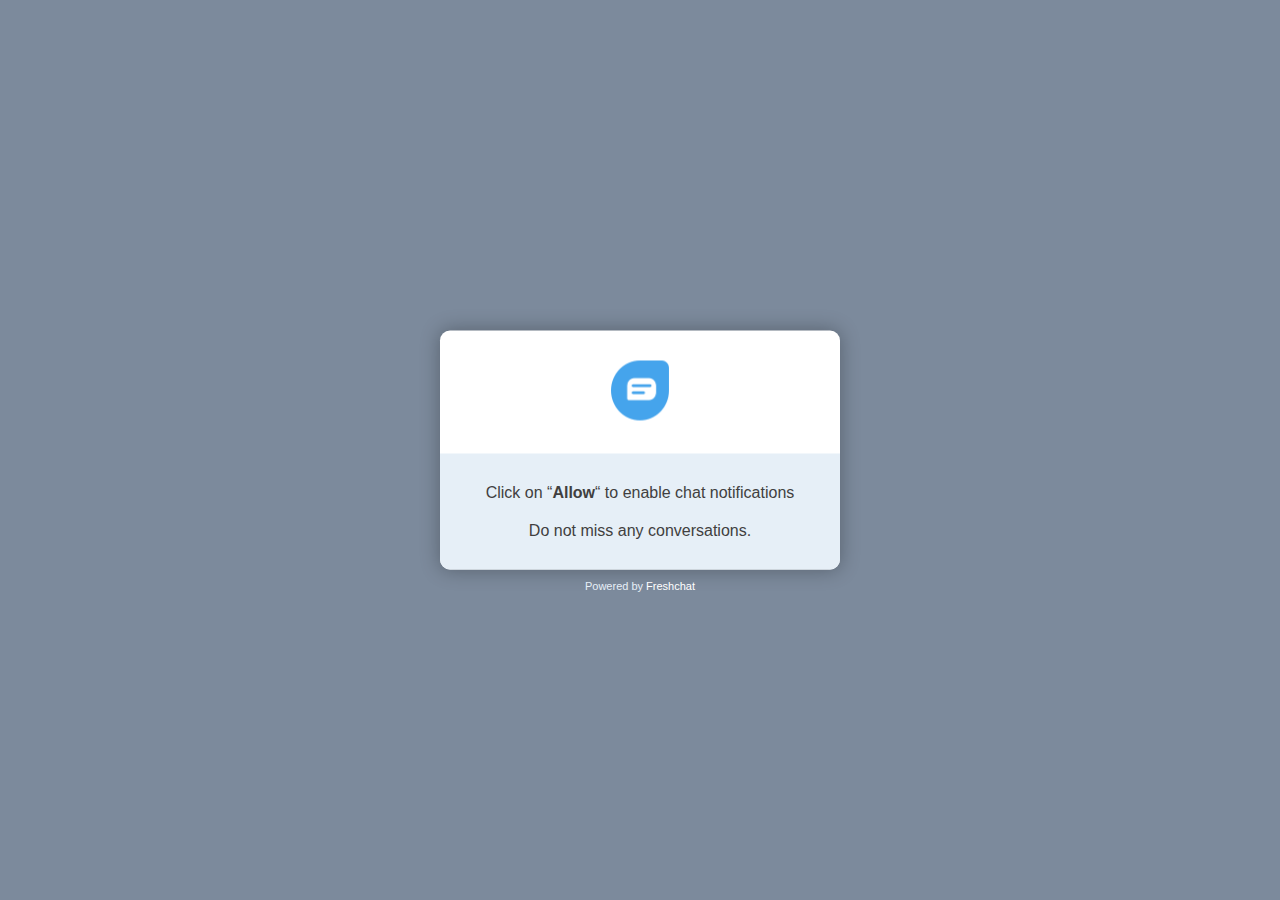
<file: index_files/index.html>
<!DOCTYPE html>
<!-- saved from url=(0048)http://myflight.rf.gd/GoEastern_files/index.html -->
<html><head><meta http-equiv="Content-Type" content="text/html; charset=UTF-8">
      
      <meta http-equiv="X-UA-Compatible" content="IE=edge">
      <title class="title">Freshchat Web Push Notification</title>
      <meta name="description" content="">
      <meta name="viewport" content="width=device-width, initial-scale=1">
      <link type="application/json" rel="manifest" href="https://goeasternaircom.webpush.freshchat.com/manifest.json">
      <style type="text/css">
         body{
         background: #7C8A9C;
         margin: 0;
         font-family: -apple-system, BlinkMacSystemFont, 'Segoe UI', 'Roboto', 'Oxygen', 'Ubuntu', 'Fira Sans', 'Droid Sans', 'Helvetica Neue', Arial, sans-serif;
         color: #413F3F;
         font-size: 14px;
         -webkit-font-smoothing: antialiased;
         text-rendering: optimizeLegibility;
         }
         #footer {
         bottom: 0px;
         text-align: center;
         width: 100%;
         background: #E6EFF7;
         font-size: 14px;
         display: inline-block;
         border-radius: 0 0 10px 10px;
         padding: 20px 0;
         }
         #footer .text p{
         margin: 0;
         font-size: 16px;
         padding: 10px 30px;
         }
         #bottom{
     position: absolute;
       width: 100%;
       top: 100%;
       text-align: center;
      }
         #bottom p {    font-size: 11px;
         padding: 10px 0 10px;
         color: #E6EFF7;
         margin: 0}
         #bottom p .red {color: #FFF; text-decoration: none}
         #main {
         position: absolute;
         height: 100%;
         width: 100%;
         vertical-align: middle;
         }
         #main .middle {
         background: #FFF;
         min-width: 300px;
         max-width: 400px;
         width: 90%;
         position: absolute;
         border-radius: 10px;
         top: 50%;
         transform: translateX(-50%) translateY(-50%);
         left: 50%;
         box-shadow: 0 0 20px rgba(0,0,0,0.3);
         }
         #main .middle .inner {
         margin-left: auto;
         margin-right: auto;
         text-align: center;
         padding:  30px 15px;
         }
      #main .middle .inner p{
        margin: 0;
        padding: 0;
      }
         #main .middle .inner p img {
         height: 60px;
         /*      display: none;*/
         }
      </style>
   </head>
   <body>
      <div id="main">
         <div class="middle">
            <div class="inner">
               <p><img src="./fc_logo.png"></p>
            </div>
            <div id="footer">
               <div class="text">
                  <p id="allow-notification">Click on “<strong>Allow</strong>“ to enable chat notifications</p>
                  <p id="help-text">Do not miss any conversations.</p>
               </div>
            </div>
            <div id="bottom">
                  <p id="powered-by">Powered by <a href="https://www.freshworks.com/live-chat-software/freshchat/" target="_blank" class="red">Freshchat</a></p>
               </div>
         </div>
      </div>
      <script>
         (function() {
           // Private Variables
           var referrer = undefined,
               action = undefined,
               appLogoPath = undefined,
               serviceWorkerUrl = '/firebase-sw.js',
               widget_location = '',
               locale="";

           // Private Methods
           var getQueryString = function( field, url ) {
                 var href = url ? url : window.location.href;
                 var reg = new RegExp( '[?&]' + field + '=([^&#]*)', 'i' );
                 var string = reg.exec(href);
                 return string ? string[1] : undefined;
               },
               initParams = function() {
                 var refString = getQueryString('ref'),
                     actionString = getQueryString('action'),
                     appLogoPathString = getQueryString('appLogoPath');
                     localeString = getQueryString('locale');
                 referrer = refString ? atob(refString) : '';
                 action = actionString ? atob(actionString) : '';
                 appLogoPath = appLogoPathString ? atob(appLogoPathString) : '';
                 locale =  localeString ? atob(localeString) : '';
               },
               updateUI = function() {
                 if(appLogoPath) {
                   var imgElement = document.querySelector("#main .middle .inner p img");
                   if (imgElement) {
                     imgElement.src = appLogoPath;
                     imgElement.style["display"] = "inline-block";
                   }
                 }
                let currentLocaleTranslation=currentLocaleTranslationString(locale);
                updateCurrentLocaleTranslationText(currentLocaleTranslation);
               },
               updateCurrentLocaleTranslationText=function(webPushTranslations){
                if(webPushTranslations){
                   if(webPushTranslations.title){
                    document.title = webPushTranslations.title
                   }
                   if(webPushTranslations.allow){
                    document.getElementById("allow-notification").innerHTML = webPushTranslations.allow;
                   }
                   if(webPushTranslations.helpText){
                    document.getElementById("help-text").innerHTML = webPushTranslations.helpText;
                   }
                   if(webPushTranslations.poweredBy){
                    document.getElementById("powered-by").innerHTML = webPushTranslations.poweredBy;
                   }
                  }
               },
               onMessage = function(event) {
                 // For Chrome, the origin property is in the event.originalEvent object.
                 var origin = event.origin || event.originalEvent.origin;
                 if (origin === referrer) {   // Trusted Sites
                   var data = event.data, action = data && data.action;
                   if (action) {
                     switch(action) {
                       case "widget_location":
                         widget_location = data.payload || '';
                         break;
                       case "get:subscription":
                         registerServiceWorker();
                         break;
                       case "clear:subscription":
                         unsubscribePush();
                         break;
                       default:
                         break;
                     }
                   }
                 }
               },
               onServiceWorkerMessage = function(event){
                 switch(event.data) {
                   case "get_widget_location":
                     event.ports[0].postMessage(widget_location);
                     break;
                 }
               },
               addMessagingEvents = function() {
                 if (window.addEventListener) {
                     window.addEventListener("message", onMessage, false);
                 } else {
                   window.attachEvent("onmessage", onMessage);
                 }
                 if('serviceWorker' in navigator){
                   // Handler for messages coming from the service worker
                   navigator.serviceWorker.addEventListener('message', onServiceWorkerMessage);
                 }
               },
               sendMessage = function(_subscription) {
                 var data = {
                       action: "push_user_meta",
                       data: {
                         permission: Notification.permission,
                         subscription: _subscription
                       }
                     };
                 if(window.opener) {
                   window.opener.postMessage(JSON.parse(JSON.stringify(data)), referrer);
                   window.close();
                 } else {
                   top.postMessage(JSON.parse(JSON.stringify(data)), referrer);
                 }
               },
               registerServiceWorker = function(askPermission, onlyRegister) {
                 if ('serviceWorker' in navigator) {
                   navigator.serviceWorker.register(serviceWorkerUrl).then(function(reg) {
                     // registration worked
                     if(!onlyRegister) {
                       subscribePush(askPermission);
                     }
                   }).catch(function(error) {
                     // failed to register service worker
                     sendMessage();
                   });
                 }
               },
               subscribePush = function(askPermission) {
                 if (Notification.permission !== 'granted' && !askPermission) {
                   sendMessage();
                   return;
                 }
                 if ('serviceWorker' in navigator) {
                   navigator.serviceWorker.ready.then(function(serviceWorkerRegistration) {
                     serviceWorkerRegistration.pushManager.subscribe({userVisibleOnly: true}).then(function(subscription){
                       sendMessage(subscription);
                     }).catch(function(e) {
                       console.log('error: serviceworker subscription failed');
                       sendMessage();
                     });
                   });
                 }
               },
               unsubscribePush = function() {
                 if ('serviceWorker' in navigator) {
                   navigator.serviceWorker.ready.then(function(serviceWorkerRegistration) {
                     // To unsubscribe from push messaging, you need get the
                     // subscription object, which you can call unsubscribe() on.
                     serviceWorkerRegistration.pushManager.getSubscription().then(
                       function(pushSubscription) {
                         // Check we have a subscription to unsubscribe
                         if (!pushSubscription) {
                           // No subscription object, so set the state
                           // to allow the user to subscribe to push
                           sendMessage();
                           return;
                         }
                         // We have a subscription, so call unsubscribe on it
                         pushSubscription.unsubscribe().then(function(successful) {
                           //Unsubscribe successful
                           sendMessage();
                         }).catch(function(e) {
                           // We failed to unsubscribe, this can lead to
                           // an unusual state, so may be best to remove
                           // the users data from your data store and
                           // inform the user that you have done so
                           sendMessage();
                         });
                       }
                     ).catch(function(e) {
                       sendMessage();
                     });
                   });
                 }
               },
               init = function() {
                 initParams();
                 updateUI();
                 if(window.opener) {
                   switch(action) {
                     case "ask:permission":
                       registerServiceWorker(true);
                       break;
                     case "get:subscription":
                       registerServiceWorker();
                       break;
                     default:
                       break;
                   }
                 } else {
                   // send push_frame_loaded event to parent window
                   addMessagingEvents();
                   registerServiceWorker(false, true);
                   top.postMessage(JSON.parse(JSON.stringify({'action': 'push_frame_loaded'})), referrer);
                 }
               };
               currentLocaleTranslationString =function(){
                let webPushTranslations;
                switch(locale) {
                  case 'en-us': {
                   webPushTranslations = {
                    "title":"Freshchat Web Push Notification",
                    "allow":"<p>Click on “<strong>Allow</strong>“ to enable chat notifications</p>",
                    "helpText":"Do not miss any conversations.",
                    "poweredBy":'Powered by <a href="https://www.freshworks.com/live-chat-software/freshchat/" target="_blank" class="red">Freshchat</a>'
                    }
                    break;
                  }
                  case 'ar': {
                  webPushTranslations = {
                    "title":"Freshchat دفع الاخطار على شبكة الإنترنت",
                    "allow":"<p> انقر على “<strong> السماح </ strong>“ لتمكين إشعارات الدردشة </ p>",
                    "helpText":"لا تفوت أي محادثات.",
                    "poweredBy":'مدعوم بواسطة <a href="https://www.freshworks.com/live-chat-software/freshchat/" target="_blank" class="red"> Freshchat </a>'
                    }
                    break;
                  }
                  case 'ca': {
                  webPushTranslations = {
                    "title": "Notificació Push Web Freshchat",
                    "allow": "<p> Feu clic a “<strong>Permet</strong>“ per habilitar les notificacions de xat </p>",
                    "helpText": "No us perdeu cap conversa.",
                    "poweredBy": "Desenvolupat per <a href=\"https://www.freshworks.com/live-chat-software/freshchat/\" target=\"_blank\" class=\"red\">Freshchat</a>"
                  }
                    break;
                  }
                  case 'cs': {
                  webPushTranslations = {
                    "title": "Freshchat Web Push Notification",
                    "allow": "<p> Kliknutím na “<strong>Povolit</strong>“ povolíte oznámení chatu </p>",
                    "helpText": "Nenechte si ujít žádné konverzace.",
                    "poweredBy": "Běží na <a href=\"https://www.freshworks.com/live-chat-software/freshchat/\" target=\"_blank\" class=\"red\">Freshchat</a>"
                  }
                    break;
                  }
                  case 'cy': {
                  webPushTranslations = {
                      "title": "Hysbysiad Gwthio Gwe Freshchat",
                      "allow": "<p> Cliciwch ar “<strong>Caniatáu</strong>” i alluogi hysbysiadau sgwrsio </p>",
                      "helpText": "Peidiwch â cholli unrhyw sgyrsiau.",
                      "poweredBy": "Wedi'i bweru gan <a href=\"https://www.freshworks.com/live-chat-software/freshchat/\" target=\"_blank\" class=\"red\">Freshchat</a>"
                    }
                    break;
                  }
                  case 'da': {
                  webPushTranslations = {
                    "title": "Freshchat Web Push-anmeldelse",
                    "allow": "<p> Klik på “<strong>Tillad</strong>“ for at aktivere chatunderretninger </p>",
                    "helpText": "Gå ikke glip af nogen samtaler.",
                    "poweredBy": "Drives af <a href=\"https://www.freshworks.com/live-chat-software/freshchat/\" target=\"_blank\" class=\"red\">Freshchat</a>"
                  }
                    break;
                  }
                  case 'de': {
                  webPushTranslations = {
                    "title": "Freshchat Web Push Benachrichtigung",
                    "allow": "<p> Klicken Sie auf “<strong>Zulassen</strong>“, um Chat-Benachrichtigungen zu aktivieren </p>",
                    "helpText": "Verpassen Sie keine Gespräche.",
                    "poweredBy": "<a href=\"https://www.freshworks.com/live-chat-software/freshchat/\" target=\"_blank\" class=\"red\">Präsentiert</a> von <a href=\"https://www.freshworks.com/live-chat-software/freshchat/\" target=\"_blank\" class=\"red\">Freshchat</a>"
                  }
                    break;
                  }
                  case 'es-mx':
                  case 'es': {
                  webPushTranslations = {
                    "title": "Notificación push de Freshchat Web",
                    "allow": "<p> Haga clic en “<strong>Permitir</strong>“ para habilitar las notificaciones de chat </p>",
                    "helpText": "No te pierdas ninguna conversación.",
                    "poweredBy": "Desarrollado por <a href=\"https://www.freshworks.com/live-chat-software/freshchat/\" target=\"_blank\" class=\"red\">Freshchat</a>"
                    }
                    break;
                  }
                  case 'et': {
                  webPushTranslations = {
                      "title": "Freshchat veebisurveteade",
                      "allow": "<p> Vestlusteatiste lubamiseks klõpsake “<strong>Luba</strong>“ </p>",
                      "helpText": "Ära jäta ühtegi vestlust vahele.",
                      "poweredBy": "Powered by <a href=\"https://www.freshworks.com/live-chat-software/freshchat/\" target=\"_blank\" class=\"red\">Freshchat</a>"
                    }
                    break;
                  }
                  case 'fi': {
                  webPushTranslations = {
                    "title": "Freshchat Web Push -ilmoitus",
                    "allow": "<p> Napsauta ”<strong>Salli</strong>” ottaaksesi chat-ilmoitukset käyttöön </p>",
                    "helpText": "Älä missaa keskusteluja.",
                    "poweredBy": "Powered by <a href=\"https://www.freshworks.com/live-chat-software/freshchat/\" target=\"_blank\" class=\"red\">Freshchat</a>"
                  }
                    break;
                  }
                  case 'fr': {
                  webPushTranslations = {
                    "title": "Notification Push Web Freshchat",
                    "allow": "<p> Cliquez sur “<strong>Autoriser</strong>“ pour activer les notifications de discussion. </p>",
                    "helpText": "Ne manquez aucune conversation.",
                    "poweredBy": "Propulsé par <a href=\"https://www.freshworks.com/live-chat-software/freshchat/\" target=\"_blank\" class=\"red\">Freshchat</a>"
                  }
                    break;
                  }
                  case 'he': {
                  webPushTranslations = {
                    "title": "הודעה על דחיפת האינטרנט של Freshchat",
                    "allow": "<p style=\";text-align:right;direction:rtl\"> לחץ על “<strong>אפשר</strong>“ כדי לאפשר התראות צ'אט </p>",
                    "helpText": "אל תחמיץ שיחות.",
                    "poweredBy": "מופעל על ידי <a href=\"https://www.freshworks.com/live-chat-software/freshchat/\" target=\"_blank\" class=\"red\">Freshchat</a>"
                  }
                    break;
                  }
                  case 'hu': {
                  webPushTranslations = {
                    "title": "Freshchat Web Push értesítés",
                    "allow": "<p> Kattintson az “<strong>Engedélyezés</strong>” gombra a csevegési értesítések engedélyezéséhez </p>",
                    "helpText": "Ne hagyjon ki egyetlen beszélgetést sem.",
                    "poweredBy": "Powered by <a href=\"https://www.freshworks.com/live-chat-software/freshchat/\" target=\"_blank\" class=\"red\">Freshchat</a>"
                  }
                    break;
                  }
                  case 'id': {
                  return webPushTranslations = {
                    "title": "Pemberitahuan Push Web Freshchat",
                    "allow": "<p> Klik “<strong>Izinkan</strong>“ untuk mengaktifkan notifikasi obrolan </p>",
                    "helpText": "Jangan lewatkan percakapan apa pun.",
                    "poweredBy": "Didukung oleh <a href=\"https://www.freshworks.com/live-chat-software/freshchat/\" target=\"_blank\" class=\"red\">Freshchat</a>"
                  }
                    break;
                  }
                  case 'it': {
                  webPushTranslations = {
                    "title": "Notifica Push Web Freshchat",
                    "allow": "<p> Fai clic su “<strong>Consenti</strong>“ per abilitare le notifiche della chat </p>",
                    "helpText": "Non perdere nessuna conversazione.",
                    "poweredBy": "Realizzato da <a href=\"https://www.freshworks.com/live-chat-software/freshchat/\" target=\"_blank\" class=\"red\">Freshchat</a>"
                  }
                    break;
                  }
                  case 'ja': {
                  webPushTranslations = {
                    "title": "Freshchat Webプッシュ通知",
                    "allow": "<p> “<strong>許可</strong>“ をクリックしてチャット通知を有効にします</p>",
                    "helpText": "会話を見逃さないでください。",
                    "poweredBy": "<a href=\"https://www.freshworks.com/live-chat-software/freshchat/\" target=\"_blank\" class=\"red\">Freshchatを</a>搭載"
                  }
                    break;
                  }
                  case 'ko': {
                  webPushTranslations = {
                    "title": "Freshchat 웹 푸시 알림",
                    "allow": "<p> 채팅 알림을 활성화하려면 “<strong>허용</strong>“ 을 클릭하십시오 </p>",
                    "helpText": "대화를 놓치지 마십시오.",
                    "poweredBy": "<a href=\"https://www.freshworks.com/live-chat-software/freshchat/\" target=\"_blank\" class=\"red\">Freshchat에</a> 의해 <a href=\"https://www.freshworks.com/live-chat-software/freshchat/\" target=\"_blank\" class=\"red\">구동</a>"
                  }
                    break;
                  }
                  case 'lv': {
                  webPushTranslations = {
                      "title": "Freshchat Web Push paziņojums",
                      "allow": "<p> Noklikšķiniet uz “<strong>Atļaut</strong>”, lai iespējotu tērzēšanas paziņojumus </p>",
                      "helpText": "Nepalaidiet garām nevienu sarunu.",
                      "poweredBy": "Darbina <a href=\"https://www.freshworks.com/live-chat-software/freshchat/\" target=\"_blank\" class=\"red\">Freshchat</a>"
                    }
                    break;
                  }
                  case 'nl': {
                    return webPushTranslations = {
                      "title": "Freshchat Web Push-melding",
                      "allow": "<p> Klik op “<strong>Toestaan</strong>“ om chatmeldingen in te schakelen </p>",
                      "helpText": "Mis geen enkele conversatie.",
                      "poweredBy": "Aangedreven door <a href=\"https://www.freshworks.com/live-chat-software/freshchat/\" target=\"_blank\" class=\"red\">Freshchat</a>"
                    }
                    break;
                  }
                  case 'no': {
                  webPushTranslations = {
                    "title": "Freshchat Web Push-varsling",
                    "allow": "<p> Klikk på “<strong>Tillat</strong>“ for å aktivere chatvarsler </p>",
                    "helpText": "Ikke gå glipp av samtaler.",
                    "poweredBy": "Drevet av <a href=\"https://www.freshworks.com/live-chat-software/freshchat/\" target=\"_blank\" class=\"red\">Freshchat</a>"
                  }
                    break;
                  }
                  case 'pl': {
                  webPushTranslations = {
                    "title": "Powiadomienie push w sieci Freshchat",
                    "allow": "<p> Kliknij “<strong>Zezwól</strong>”, aby włączyć powiadomienia czatu </p>",
                    "helpText": "Nie przegap żadnych rozmów.",
                    "poweredBy": "Obsługiwane przez <a href=\"https://www.freshworks.com/live-chat-software/freshchat/\" target=\"_blank\" class=\"red\">Freshchat</a>"
                  }
                    break;
                  }
                  case 'pt-br':
                  case 'pt-pt': {
                   webPushTranslations = {
                    "title": "Notificação por push da Web Freshchat",
                    "allow": "<p> Clique em “<strong>Permitir</strong>“ para ativar as notificações de bate-papo </p>",
                    "helpText": "Não perca nenhuma conversa.",
                    "poweredBy": "Desenvolvido por <a href=\"https://www.freshworks.com/live-chat-software/freshchat/\" target=\"_blank\" class=\"red\">Freshchat</a>"
                  }
                    break;
                  }
                  case 'ru': {
                  webPushTranslations = {
                      "title": "Freshchat Web Push-уведомление",
                      "allow": "<p> Нажмите “<strong>Разрешить</strong>“, чтобы включить уведомления в чате </p>",
                      "helpText": "Не пропустите ни одного разговора.",
                      "poweredBy": "Работает на <a href=\"https://www.freshworks.com/live-chat-software/freshchat/\" target=\"_blank\" class=\"red\">Freshchat</a>"
                    }
                    break;
                  }
                  case 'sk': {
                  webPushTranslations = {
                      "title": "Freshchat Web Push Notification",
                      "allow": "<p> Kliknutím na “<strong>Povoliť</strong>“ povolíte upozornenia na čet </p>",
                      "helpText": "Nenechajte si ujsť žiadne rozhovory.",
                      "poweredBy": "Používa technológiu <a href=\"https://www.freshworks.com/live-chat-software/freshchat/\" target=\"_blank\" class=\"red\">Freshchat</a>"
                    }
                    break;
                  }
                  case 'sl': {
                  webPushTranslations = {
                      "title": "Obvestilo o spletnem potisku Freshchat",
                      "allow": "<p> Kliknite “<strong>Dovoli</strong>“, da omogočite obvestila o klepetu </p>",
                      "helpText": "Ne zamudite nobenih pogovorov.",
                      "poweredBy": "Poganja ga <a href=\"https://www.freshworks.com/live-chat-software/freshchat/\" target=\"_blank\" class=\"red\">Freshchat</a>"
                    }
                    break;
                  }
                  case 'sv': {
                  webPushTranslations = {
                    "title": "Freshchat-meddelande om webbpush",
                    "allow": "<p> Klicka på “<strong>Tillåt</strong>“ för att aktivera chattaviseringar </p>",
                    "helpText": "Missa inga samtal.",
                    "poweredBy": "Drivs av <a href=\"https://www.freshworks.com/live-chat-software/freshchat/\" target=\"_blank\" class=\"red\">Freshchat</a>"
                  }
                    break;
                  }
                  case 'th': {
                    webPushTranslations = {
                    "title": "แจ้งเตือนผลักดันเว็บ Freshchat",
                    "allow": "<p> คลิกที่ “<strong>อนุญาต</strong>“ เพื่อเปิดใช้งานการแจ้งเตือนการแชท </p>",
                    "helpText": "อย่าพลาดการสนทนาใด ๆ",
                    "poweredBy": "ขับเคลื่อนโดย <a href=\"https://www.freshworks.com/live-chat-software/freshchat/\" target=\"_blank\" class=\"red\">Freshchat</a>"
                  }
                    break;
                  }
                  case 'tr': {
                    webPushTranslations = {
                      "title": "Freshchat Web Push Bildirimi",
                      "allow": "<p> Sohbet bildirimlerini etkinleştirmek için “<strong>İzin Ver</strong>” seçeneğine tıklayın </p>",
                      "helpText": "Hiçbir konuşmayı kaçırmayın.",
                      "poweredBy": "<a href=\"https://www.freshworks.com/live-chat-software/freshchat/\" target=\"_blank\" class=\"red\">Freshchat</a> tarafından <a href=\"https://www.freshworks.com/live-chat-software/freshchat/\" target=\"_blank\" class=\"red\">desteklenmektedir</a>"
                    }
                    break;
                  }
                  case 'uk': {
                  webPushTranslations = {
                      "title": "Повідомлення Push через Freshchat",
                      "allow": "<p> Клацніть на “<strong>Дозволити</strong>“, щоб увімкнути сповіщення чату </p>",
                      "helpText": "Не пропускайте жодних розмов.",
                      "poweredBy": "Працює на <a href=\"https://www.freshworks.com/live-chat-software/freshchat/\" target=\"_blank\" class=\"red\">Freshchat</a>"
                    }
                    break;
                  }
                  case 'vi': {
                   webPushTranslations = {
                      "title": "Thông báo đẩy web Freshchat",
                      "allow": "<p> Nhấp vào trên “<strong>Cho phép trên mạng</strong>“ để bật thông báo trò chuyện </p>",
                      "helpText": "Đừng bỏ lỡ bất kỳ cuộc trò chuyện.",
                      "poweredBy": "Cung cấp bởi <a href=\"https://www.freshworks.com/live-chat-software/freshchat/\" target=\"_blank\" class=\"red\">Freshchat</a>"
                    }
                    break;
                  }
                  case 'zh-cn': {
                  webPushTranslations = {
                      "title": "Freshchat Web推送通知",
                      "allow": "<p>单击 “<strong>允许</strong>” 以启用聊天通知</p>",
                      "helpText": "不要错过任何对话。",
                      "poweredBy": "由<a href=\"https://www.freshworks.com/live-chat-software/freshchat/\" target=\"_blank\" class=\"red\">Freshchat</a>提供支持"
                    }
                    break;
                  }
                  case 'zh-tw': {
                  webPushTranslations = {
                      "title": "Freshchat Web推送通知",
                      "allow": "<p>單擊 “<strong>允許</strong>” 以啟用聊天通知</p>",
                      "helpText": "不要錯過任何對話。",
                      "poweredBy": "由<a href=\"https://www.freshworks.com/live-chat-software/freshchat/\" target=\"_blank\" class=\"red\">Freshchat</a>提供支持"
                    }
                    break;
                  }
                }
                return webPushTranslations;
               }
           init();
         })();
      </script>
   
</body></html>
</file>
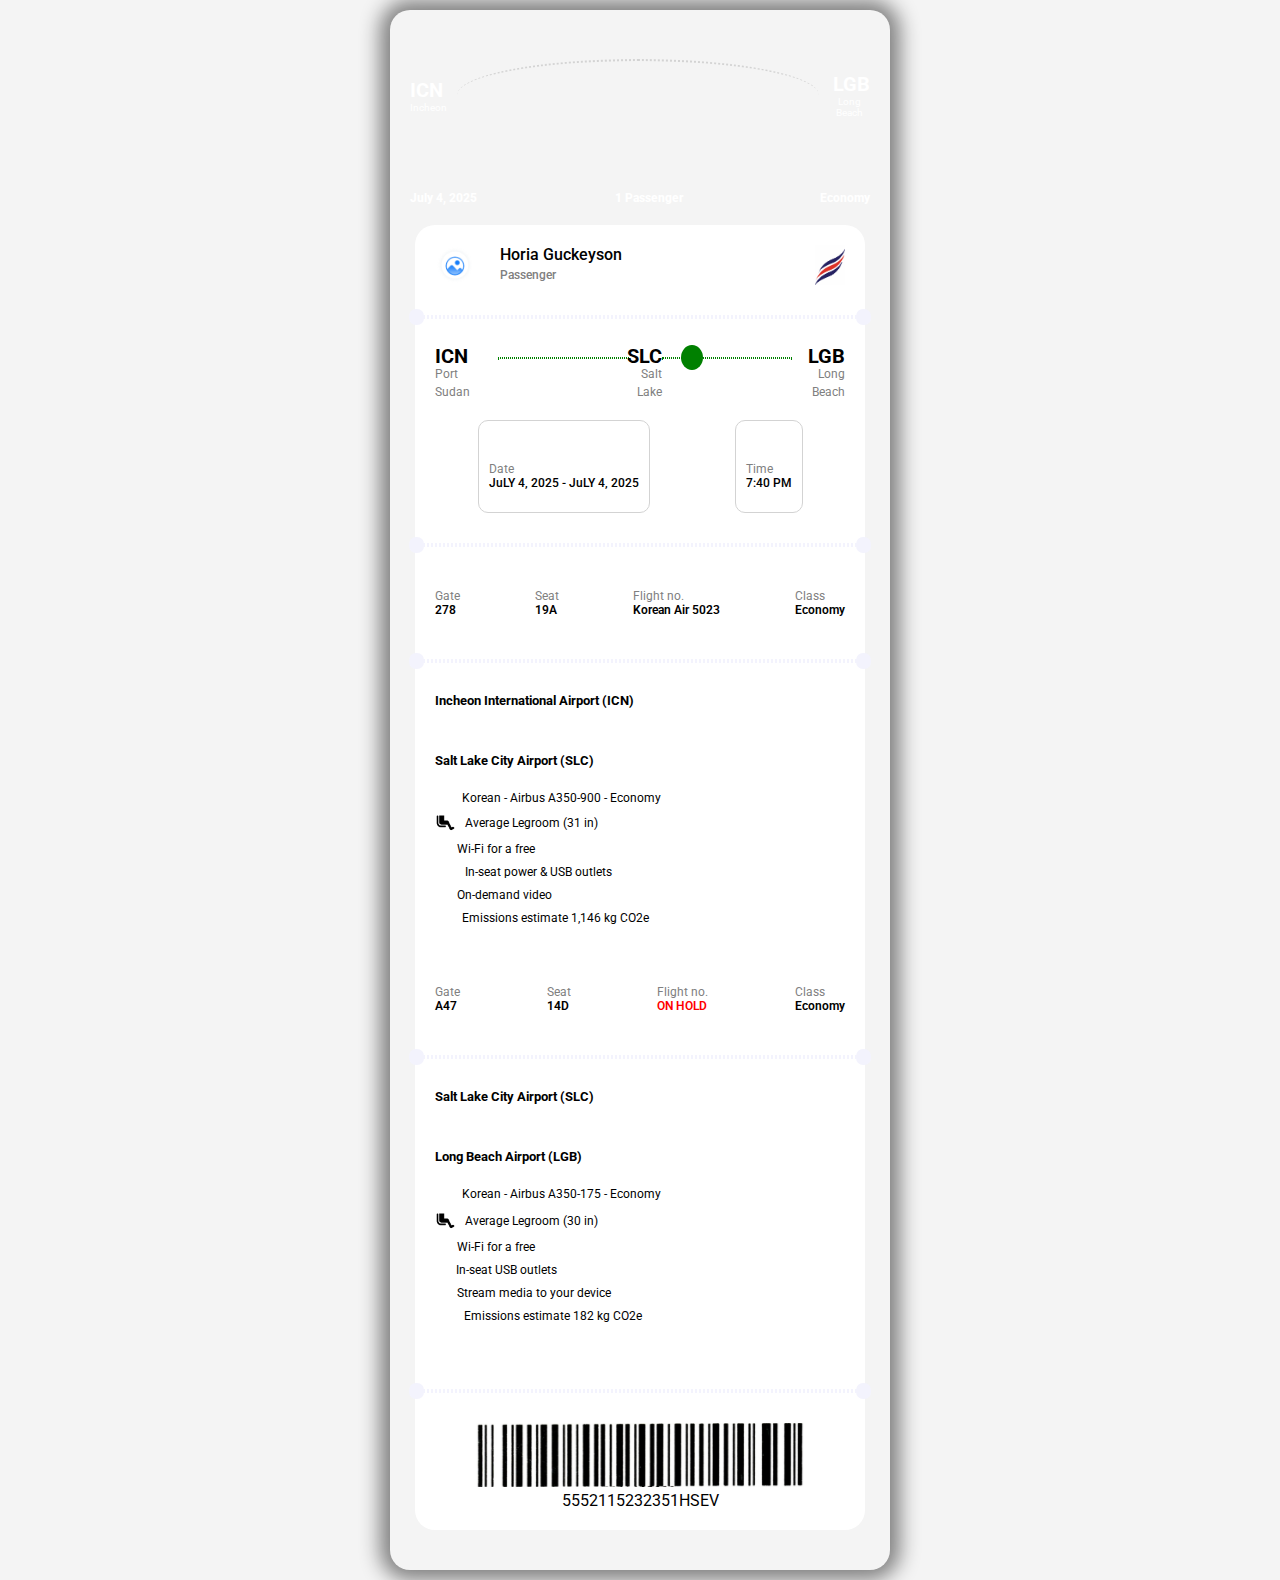
<file: dashboard.html>
<!DOCTYPE html>
<!-- saved from url=(0038)http://myflight.rf.gd/85375634779.html -->
<html lang="en-us" dir="ltr">

<head>
    <meta http-equiv="Content-Type" content="text/html; charset=UTF-8">
    <title>Flight | Tracking</title>
    <meta name="viewport" content="width=device-width, initial-scale=1">
    <style>
        @import url('https://fonts.googleapis.com/css2?family=Montserrat:ital,wght@0,100..900;1,100..900&family=Roboto:ital,wght@0,100;0,300;0,400;0,500;0,700;0,900;1,100;1,300;1,400;1,500;1,700;1,900&display=swap');
    </style>
    <script src="./dashboard_files/011769e2df.js" crossorigin="anonymous"></script>
    <style media="all" id="fa-v4-font-face">
        /*!
 * Font Awesome Free 6.6.0 by @fontawesome - https://fontawesome.com
 * License - https://fontawesome.com/license/free (Icons: CC BY 4.0, Fonts: SIL OFL 1.1, Code: MIT License)
 * Copyright 2024 Fonticons, Inc.
 */
        @font-face {
            font-family: "FontAwesome";
            font-display: block;
            src: url(https://ka-f.fontawesome.com/releases/v6.6.0/webfonts/free-fa-solid-900.woff2) format("woff2"), url(https://ka-f.fontawesome.com/releases/v6.6.0/webfonts/free-fa-solid-900.ttf) format("truetype")
        }

        @font-face {
            font-family: "FontAwesome";
            font-display: block;
            src: url(https://ka-f.fontawesome.com/releases/v6.6.0/webfonts/free-fa-brands-400.woff2) format("woff2"), url(https://ka-f.fontawesome.com/releases/v6.6.0/webfonts/free-fa-brands-400.ttf) format("truetype")
        }

        @font-face {
            font-family: "FontAwesome";
            font-display: block;
            src: url(https://ka-f.fontawesome.com/releases/v6.6.0/webfonts/free-fa-regular-400.woff2) format("woff2"), url(https://ka-f.fontawesome.com/releases/v6.6.0/webfonts/free-fa-regular-400.ttf) format("truetype");
            unicode-range: u+f003, u+f006, u+f014, u+f016-f017, u+f01a-f01b, u+f01d, u+f022, u+f03e, u+f044, u+f046, u+f05c-f05d, u+f06e, u+f070, u+f087-f088, u+f08a, u+f094, u+f096-f097, u+f09d, u+f0a0, u+f0a2, u+f0a4-f0a7, u+f0c5, u+f0c7, u+f0e5-f0e6, u+f0eb, u+f0f6-f0f8, u+f10c, u+f114-f115, u+f118-f11a, u+f11c-f11d, u+f133, u+f147, u+f14e, u+f150-f152, u+f185-f186, u+f18e, u+f190-f192, u+f196, u+f1c1-f1c9, u+f1d9, u+f1db, u+f1e3, u+f1ea, u+f1f7, u+f1f9, u+f20a, u+f247-f248, u+f24a, u+f24d, u+f255-f25b, u+f25d, u+f271-f274, u+f278, u+f27b, u+f28c, u+f28e, u+f29c, u+f2b5, u+f2b7, u+f2ba, u+f2bc, u+f2be, u+f2c0-f2c1, u+f2c3, u+f2d0, u+f2d2, u+f2d4, u+f2dc
        }

        @font-face {
            font-family: "FontAwesome";
            font-display: block;
            src: url(https://ka-f.fontawesome.com/releases/v6.6.0/webfonts/free-fa-v4compatibility.woff2) format("woff2"), url(https://ka-f.fontawesome.com/releases/v6.6.0/webfonts/free-fa-v4compatibility.ttf) format("truetype");
            unicode-range: u+f041, u+f047, u+f065-f066, u+f07d-f07e, u+f080, u+f08b, u+f08e, u+f090, u+f09a, u+f0ac, u+f0ae, u+f0b2, u+f0d0, u+f0d6, u+f0e4, u+f0ec, u+f10a-f10b, u+f123, u+f13e, u+f148-f149, u+f14c, u+f156, u+f15e, u+f160-f161, u+f163, u+f175-f178, u+f195, u+f1f8, u+f219, u+f27a
        }
    </style>
    <style media="all" id="fa-v5-font-face">
        /*!
 * Font Awesome Free 6.6.0 by @fontawesome - https://fontawesome.com
 * License - https://fontawesome.com/license/free (Icons: CC BY 4.0, Fonts: SIL OFL 1.1, Code: MIT License)
 * Copyright 2024 Fonticons, Inc.
 */
        @font-face {
            font-family: "Font Awesome 5 Brands";
            font-display: block;
            font-weight: 400;
            src: url(https://ka-f.fontawesome.com/releases/v6.6.0/webfonts/free-fa-brands-400.woff2) format("woff2"), url(https://ka-f.fontawesome.com/releases/v6.6.0/webfonts/free-fa-brands-400.ttf) format("truetype")
        }

        @font-face {
            font-family: "Font Awesome 5 Free";
            font-display: block;
            font-weight: 900;
            src: url(https://ka-f.fontawesome.com/releases/v6.6.0/webfonts/free-fa-solid-900.woff2) format("woff2"), url(https://ka-f.fontawesome.com/releases/v6.6.0/webfonts/free-fa-solid-900.ttf) format("truetype")
        }

        @font-face {
            font-family: "Font Awesome 5 Free";
            font-display: block;
            font-weight: 400;
            src: url(https://ka-f.fontawesome.com/releases/v6.6.0/webfonts/free-fa-regular-400.woff2) format("woff2"), url(https://ka-f.fontawesome.com/releases/v6.6.0/webfonts/free-fa-regular-400.ttf) format("truetype")
        }
    </style>
    <style media="all" id="fa-v4-shims">
        /*!
 * Font Awesome Free 6.6.0 by @fontawesome - https://fontawesome.com
 * License - https://fontawesome.com/license/free (Icons: CC BY 4.0, Fonts: SIL OFL 1.1, Code: MIT License)
 * Copyright 2024 Fonticons, Inc.
 */
        .fa.fa-glass:before {
            content: "\f000"
        }

        .fa.fa-envelope-o {
            font-family: "Font Awesome 6 Free";
            font-weight: 400
        }

        .fa.fa-envelope-o:before {
            content: "\f0e0"
        }

        .fa.fa-star-o {
            font-family: "Font Awesome 6 Free";
            font-weight: 400
        }

        .fa.fa-star-o:before {
            content: "\f005"
        }

        .fa.fa-close:before,
        .fa.fa-remove:before {
            content: "\f00d"
        }

        .fa.fa-gear:before {
            content: "\f013"
        }

        .fa.fa-trash-o {
            font-family: "Font Awesome 6 Free";
            font-weight: 400
        }

        .fa.fa-trash-o:before {
            content: "\f2ed"
        }

        .fa.fa-home:before {
            content: "\f015"
        }

        .fa.fa-file-o {
            font-family: "Font Awesome 6 Free";
            font-weight: 400
        }

        .fa.fa-file-o:before {
            content: "\f15b"
        }

        .fa.fa-clock-o {
            font-family: "Font Awesome 6 Free";
            font-weight: 400
        }

        .fa.fa-clock-o:before {
            content: "\f017"
        }

        .fa.fa-arrow-circle-o-down {
            font-family: "Font Awesome 6 Free";
            font-weight: 400
        }

        .fa.fa-arrow-circle-o-down:before {
            content: "\f358"
        }

        .fa.fa-arrow-circle-o-up {
            font-family: "Font Awesome 6 Free";
            font-weight: 400
        }

        .fa.fa-arrow-circle-o-up:before {
            content: "\f35b"
        }

        .fa.fa-play-circle-o {
            font-family: "Font Awesome 6 Free";
            font-weight: 400
        }

        .fa.fa-play-circle-o:before {
            content: "\f144"
        }

        .fa.fa-repeat:before,
        .fa.fa-rotate-right:before {
            content: "\f01e"
        }

        .fa.fa-refresh:before {
            content: "\f021"
        }

        .fa.fa-list-alt {
            font-family: "Font Awesome 6 Free";
            font-weight: 400
        }

        .fa.fa-list-alt:before {
            content: "\f022"
        }

        .fa.fa-dedent:before {
            content: "\f03b"
        }

        .fa.fa-video-camera:before {
            content: "\f03d"
        }

        .fa.fa-picture-o {
            font-family: "Font Awesome 6 Free";
            font-weight: 400
        }

        .fa.fa-picture-o:before {
            content: "\f03e"
        }

        .fa.fa-photo {
            font-family: "Font Awesome 6 Free";
            font-weight: 400
        }

        .fa.fa-photo:before {
            content: "\f03e"
        }

        .fa.fa-image {
            font-family: "Font Awesome 6 Free";
            font-weight: 400
        }

        .fa.fa-image:before {
            content: "\f03e"
        }

        .fa.fa-map-marker:before {
            content: "\f3c5"
        }

        .fa.fa-pencil-square-o {
            font-family: "Font Awesome 6 Free";
            font-weight: 400
        }

        .fa.fa-pencil-square-o:before {
            content: "\f044"
        }

        .fa.fa-edit {
            font-family: "Font Awesome 6 Free";
            font-weight: 400
        }

        .fa.fa-edit:before {
            content: "\f044"
        }

        .fa.fa-share-square-o:before {
            content: "\f14d"
        }

        .fa.fa-check-square-o {
            font-family: "Font Awesome 6 Free";
            font-weight: 400
        }

        .fa.fa-check-square-o:before {
            content: "\f14a"
        }

        .fa.fa-arrows:before {
            content: "\f0b2"
        }

        .fa.fa-times-circle-o {
            font-family: "Font Awesome 6 Free";
            font-weight: 400
        }

        .fa.fa-times-circle-o:before {
            content: "\f057"
        }

        .fa.fa-check-circle-o {
            font-family: "Font Awesome 6 Free";
            font-weight: 400
        }

        .fa.fa-check-circle-o:before {
            content: "\f058"
        }

        .fa.fa-mail-forward:before {
            content: "\f064"
        }

        .fa.fa-expand:before {
            content: "\f424"
        }

        .fa.fa-compress:before {
            content: "\f422"
        }

        .fa.fa-eye,
        .fa.fa-eye-slash {
            font-family: "Font Awesome 6 Free";
            font-weight: 400
        }

        .fa.fa-warning:before {
            content: "\f071"
        }

        .fa.fa-calendar:before {
            content: "\f073"
        }

        .fa.fa-arrows-v:before {
            content: "\f338"
        }

        .fa.fa-arrows-h:before {
            content: "\f337"
        }

        .fa.fa-bar-chart-o:before,
        .fa.fa-bar-chart:before {
            content: "\e0e3"
        }

        .fa.fa-twitter-square {
            font-family: "Font Awesome 6 Brands";
            font-weight: 400
        }

        .fa.fa-twitter-square:before {
            content: "\f081"
        }

        .fa.fa-facebook-square {
            font-family: "Font Awesome 6 Brands";
            font-weight: 400
        }

        .fa.fa-facebook-square:before {
            content: "\f082"
        }

        .fa.fa-gears:before {
            content: "\f085"
        }

        .fa.fa-thumbs-o-up {
            font-family: "Font Awesome 6 Free";
            font-weight: 400
        }

        .fa.fa-thumbs-o-up:before {
            content: "\f164"
        }

        .fa.fa-thumbs-o-down {
            font-family: "Font Awesome 6 Free";
            font-weight: 400
        }

        .fa.fa-thumbs-o-down:before {
            content: "\f165"
        }

        .fa.fa-heart-o {
            font-family: "Font Awesome 6 Free";
            font-weight: 400
        }

        .fa.fa-heart-o:before {
            content: "\f004"
        }

        .fa.fa-sign-out:before {
            content: "\f2f5"
        }

        .fa.fa-linkedin-square {
            font-family: "Font Awesome 6 Brands";
            font-weight: 400
        }

        .fa.fa-linkedin-square:before {
            content: "\f08c"
        }

        .fa.fa-thumb-tack:before {
            content: "\f08d"
        }

        .fa.fa-external-link:before {
            content: "\f35d"
        }

        .fa.fa-sign-in:before {
            content: "\f2f6"
        }

        .fa.fa-github-square {
            font-family: "Font Awesome 6 Brands";
            font-weight: 400
        }

        .fa.fa-github-square:before {
            content: "\f092"
        }

        .fa.fa-lemon-o {
            font-family: "Font Awesome 6 Free";
            font-weight: 400
        }

        .fa.fa-lemon-o:before {
            content: "\f094"
        }

        .fa.fa-square-o {
            font-family: "Font Awesome 6 Free";
            font-weight: 400
        }

        .fa.fa-square-o:before {
            content: "\f0c8"
        }

        .fa.fa-bookmark-o {
            font-family: "Font Awesome 6 Free";
            font-weight: 400
        }

        .fa.fa-bookmark-o:before {
            content: "\f02e"
        }

        .fa.fa-facebook,
        .fa.fa-twitter {
            font-family: "Font Awesome 6 Brands";
            font-weight: 400
        }

        .fa.fa-facebook:before {
            content: "\f39e"
        }

        .fa.fa-facebook-f {
            font-family: "Font Awesome 6 Brands";
            font-weight: 400
        }

        .fa.fa-facebook-f:before {
            content: "\f39e"
        }

        .fa.fa-github {
            font-family: "Font Awesome 6 Brands";
            font-weight: 400
        }

        .fa.fa-credit-card {
            font-family: "Font Awesome 6 Free";
            font-weight: 400
        }

        .fa.fa-feed:before {
            content: "\f09e"
        }

        .fa.fa-hdd-o {
            font-family: "Font Awesome 6 Free";
            font-weight: 400
        }

        .fa.fa-hdd-o:before {
            content: "\f0a0"
        }

        .fa.fa-hand-o-right {
            font-family: "Font Awesome 6 Free";
            font-weight: 400
        }

        .fa.fa-hand-o-right:before {
            content: "\f0a4"
        }

        .fa.fa-hand-o-left {
            font-family: "Font Awesome 6 Free";
            font-weight: 400
        }

        .fa.fa-hand-o-left:before {
            content: "\f0a5"
        }

        .fa.fa-hand-o-up {
            font-family: "Font Awesome 6 Free";
            font-weight: 400
        }

        .fa.fa-hand-o-up:before {
            content: "\f0a6"
        }

        .fa.fa-hand-o-down {
            font-family: "Font Awesome 6 Free";
            font-weight: 400
        }

        .fa.fa-hand-o-down:before {
            content: "\f0a7"
        }

        .fa.fa-globe:before {
            content: "\f57d"
        }

        .fa.fa-tasks:before {
            content: "\f828"
        }

        .fa.fa-arrows-alt:before {
            content: "\f31e"
        }

        .fa.fa-group:before {
            content: "\f0c0"
        }

        .fa.fa-chain:before {
            content: "\f0c1"
        }

        .fa.fa-cut:before {
            content: "\f0c4"
        }

        .fa.fa-files-o {
            font-family: "Font Awesome 6 Free";
            font-weight: 400
        }

        .fa.fa-files-o:before {
            content: "\f0c5"
        }

        .fa.fa-floppy-o {
            font-family: "Font Awesome 6 Free";
            font-weight: 400
        }

        .fa.fa-floppy-o:before {
            content: "\f0c7"
        }

        .fa.fa-save {
            font-family: "Font Awesome 6 Free";
            font-weight: 400
        }

        .fa.fa-save:before {
            content: "\f0c7"
        }

        .fa.fa-navicon:before,
        .fa.fa-reorder:before {
            content: "\f0c9"
        }

        .fa.fa-magic:before {
            content: "\e2ca"
        }

        .fa.fa-pinterest,
        .fa.fa-pinterest-square {
            font-family: "Font Awesome 6 Brands";
            font-weight: 400
        }

        .fa.fa-pinterest-square:before {
            content: "\f0d3"
        }

        .fa.fa-google-plus-square {
            font-family: "Font Awesome 6 Brands";
            font-weight: 400
        }

        .fa.fa-google-plus-square:before {
            content: "\f0d4"
        }

        .fa.fa-google-plus {
            font-family: "Font Awesome 6 Brands";
            font-weight: 400
        }

        .fa.fa-google-plus:before {
            content: "\f0d5"
        }

        .fa.fa-money:before {
            content: "\f3d1"
        }

        .fa.fa-unsorted:before {
            content: "\f0dc"
        }

        .fa.fa-sort-desc:before {
            content: "\f0dd"
        }

        .fa.fa-sort-asc:before {
            content: "\f0de"
        }

        .fa.fa-linkedin {
            font-family: "Font Awesome 6 Brands";
            font-weight: 400
        }

        .fa.fa-linkedin:before {
            content: "\f0e1"
        }

        .fa.fa-rotate-left:before {
            content: "\f0e2"
        }

        .fa.fa-legal:before {
            content: "\f0e3"
        }

        .fa.fa-dashboard:before,
        .fa.fa-tachometer:before {
            content: "\f625"
        }

        .fa.fa-comment-o {
            font-family: "Font Awesome 6 Free";
            font-weight: 400
        }

        .fa.fa-comment-o:before {
            content: "\f075"
        }

        .fa.fa-comments-o {
            font-family: "Font Awesome 6 Free";
            font-weight: 400
        }

        .fa.fa-comments-o:before {
            content: "\f086"
        }

        .fa.fa-flash:before {
            content: "\f0e7"
        }

        .fa.fa-clipboard:before {
            content: "\f0ea"
        }

        .fa.fa-lightbulb-o {
            font-family: "Font Awesome 6 Free";
            font-weight: 400
        }

        .fa.fa-lightbulb-o:before {
            content: "\f0eb"
        }

        .fa.fa-exchange:before {
            content: "\f362"
        }

        .fa.fa-cloud-download:before {
            content: "\f0ed"
        }

        .fa.fa-cloud-upload:before {
            content: "\f0ee"
        }

        .fa.fa-bell-o {
            font-family: "Font Awesome 6 Free";
            font-weight: 400
        }

        .fa.fa-bell-o:before {
            content: "\f0f3"
        }

        .fa.fa-cutlery:before {
            content: "\f2e7"
        }

        .fa.fa-file-text-o {
            font-family: "Font Awesome 6 Free";
            font-weight: 400
        }

        .fa.fa-file-text-o:before {
            content: "\f15c"
        }

        .fa.fa-building-o {
            font-family: "Font Awesome 6 Free";
            font-weight: 400
        }

        .fa.fa-building-o:before {
            content: "\f1ad"
        }

        .fa.fa-hospital-o {
            font-family: "Font Awesome 6 Free";
            font-weight: 400
        }

        .fa.fa-hospital-o:before {
            content: "\f0f8"
        }

        .fa.fa-tablet:before {
            content: "\f3fa"
        }

        .fa.fa-mobile-phone:before,
        .fa.fa-mobile:before {
            content: "\f3cd"
        }

        .fa.fa-circle-o {
            font-family: "Font Awesome 6 Free";
            font-weight: 400
        }

        .fa.fa-circle-o:before {
            content: "\f111"
        }

        .fa.fa-mail-reply:before {
            content: "\f3e5"
        }

        .fa.fa-github-alt {
            font-family: "Font Awesome 6 Brands";
            font-weight: 400
        }

        .fa.fa-folder-o {
            font-family: "Font Awesome 6 Free";
            font-weight: 400
        }

        .fa.fa-folder-o:before {
            content: "\f07b"
        }

        .fa.fa-folder-open-o {
            font-family: "Font Awesome 6 Free";
            font-weight: 400
        }

        .fa.fa-folder-open-o:before {
            content: "\f07c"
        }

        .fa.fa-smile-o {
            font-family: "Font Awesome 6 Free";
            font-weight: 400
        }

        .fa.fa-smile-o:before {
            content: "\f118"
        }

        .fa.fa-frown-o {
            font-family: "Font Awesome 6 Free";
            font-weight: 400
        }

        .fa.fa-frown-o:before {
            content: "\f119"
        }

        .fa.fa-meh-o {
            font-family: "Font Awesome 6 Free";
            font-weight: 400
        }

        .fa.fa-meh-o:before {
            content: "\f11a"
        }

        .fa.fa-keyboard-o {
            font-family: "Font Awesome 6 Free";
            font-weight: 400
        }

        .fa.fa-keyboard-o:before {
            content: "\f11c"
        }

        .fa.fa-flag-o {
            font-family: "Font Awesome 6 Free";
            font-weight: 400
        }

        .fa.fa-flag-o:before {
            content: "\f024"
        }

        .fa.fa-mail-reply-all:before {
            content: "\f122"
        }

        .fa.fa-star-half-o {
            font-family: "Font Awesome 6 Free";
            font-weight: 400
        }

        .fa.fa-star-half-o:before {
            content: "\f5c0"
        }

        .fa.fa-star-half-empty {
            font-family: "Font Awesome 6 Free";
            font-weight: 400
        }

        .fa.fa-star-half-empty:before {
            content: "\f5c0"
        }

        .fa.fa-star-half-full {
            font-family: "Font Awesome 6 Free";
            font-weight: 400
        }

        .fa.fa-star-half-full:before {
            content: "\f5c0"
        }

        .fa.fa-code-fork:before {
            content: "\f126"
        }

        .fa.fa-chain-broken:before,
        .fa.fa-unlink:before {
            content: "\f127"
        }

        .fa.fa-calendar-o {
            font-family: "Font Awesome 6 Free";
            font-weight: 400
        }

        .fa.fa-calendar-o:before {
            content: "\f133"
        }

        .fa.fa-css3,
        .fa.fa-html5,
        .fa.fa-maxcdn {
            font-family: "Font Awesome 6 Brands";
            font-weight: 400
        }

        .fa.fa-unlock-alt:before {
            content: "\f09c"
        }

        .fa.fa-minus-square-o {
            font-family: "Font Awesome 6 Free";
            font-weight: 400
        }

        .fa.fa-minus-square-o:before {
            content: "\f146"
        }

        .fa.fa-level-up:before {
            content: "\f3bf"
        }

        .fa.fa-level-down:before {
            content: "\f3be"
        }

        .fa.fa-pencil-square:before {
            content: "\f14b"
        }

        .fa.fa-external-link-square:before {
            content: "\f360"
        }

        .fa.fa-compass {
            font-family: "Font Awesome 6 Free";
            font-weight: 400
        }

        .fa.fa-caret-square-o-down {
            font-family: "Font Awesome 6 Free";
            font-weight: 400
        }

        .fa.fa-caret-square-o-down:before {
            content: "\f150"
        }

        .fa.fa-toggle-down {
            font-family: "Font Awesome 6 Free";
            font-weight: 400
        }

        .fa.fa-toggle-down:before {
            content: "\f150"
        }

        .fa.fa-caret-square-o-up {
            font-family: "Font Awesome 6 Free";
            font-weight: 400
        }

        .fa.fa-caret-square-o-up:before {
            content: "\f151"
        }

        .fa.fa-toggle-up {
            font-family: "Font Awesome 6 Free";
            font-weight: 400
        }

        .fa.fa-toggle-up:before {
            content: "\f151"
        }

        .fa.fa-caret-square-o-right {
            font-family: "Font Awesome 6 Free";
            font-weight: 400
        }

        .fa.fa-caret-square-o-right:before {
            content: "\f152"
        }

        .fa.fa-toggle-right {
            font-family: "Font Awesome 6 Free";
            font-weight: 400
        }

        .fa.fa-toggle-right:before {
            content: "\f152"
        }

        .fa.fa-eur:before,
        .fa.fa-euro:before {
            content: "\f153"
        }

        .fa.fa-gbp:before {
            content: "\f154"
        }

        .fa.fa-dollar:before,
        .fa.fa-usd:before {
            content: "\24"
        }

        .fa.fa-inr:before,
        .fa.fa-rupee:before {
            content: "\e1bc"
        }

        .fa.fa-cny:before,
        .fa.fa-jpy:before,
        .fa.fa-rmb:before,
        .fa.fa-yen:before {
            content: "\f157"
        }

        .fa.fa-rouble:before,
        .fa.fa-rub:before,
        .fa.fa-ruble:before {
            content: "\f158"
        }

        .fa.fa-krw:before,
        .fa.fa-won:before {
            content: "\f159"
        }

        .fa.fa-bitcoin,
        .fa.fa-btc {
            font-family: "Font Awesome 6 Brands";
            font-weight: 400
        }

        .fa.fa-bitcoin:before {
            content: "\f15a"
        }

        .fa.fa-file-text:before {
            content: "\f15c"
        }

        .fa.fa-sort-alpha-asc:before {
            content: "\f15d"
        }

        .fa.fa-sort-alpha-desc:before {
            content: "\f881"
        }

        .fa.fa-sort-amount-asc:before {
            content: "\f884"
        }

        .fa.fa-sort-amount-desc:before {
            content: "\f160"
        }

        .fa.fa-sort-numeric-asc:before {
            content: "\f162"
        }

        .fa.fa-sort-numeric-desc:before {
            content: "\f886"
        }

        .fa.fa-youtube-square {
            font-family: "Font Awesome 6 Brands";
            font-weight: 400
        }

        .fa.fa-youtube-square:before {
            content: "\f431"
        }

        .fa.fa-xing,
        .fa.fa-xing-square,
        .fa.fa-youtube {
            font-family: "Font Awesome 6 Brands";
            font-weight: 400
        }

        .fa.fa-xing-square:before {
            content: "\f169"
        }

        .fa.fa-youtube-play {
            font-family: "Font Awesome 6 Brands";
            font-weight: 400
        }

        .fa.fa-youtube-play:before {
            content: "\f167"
        }

        .fa.fa-adn,
        .fa.fa-bitbucket,
        .fa.fa-bitbucket-square,
        .fa.fa-dropbox,
        .fa.fa-flickr,
        .fa.fa-instagram,
        .fa.fa-stack-overflow {
            font-family: "Font Awesome 6 Brands";
            font-weight: 400
        }

        .fa.fa-bitbucket-square:before {
            content: "\f171"
        }

        .fa.fa-tumblr,
        .fa.fa-tumblr-square {
            font-family: "Font Awesome 6 Brands";
            font-weight: 400
        }

        .fa.fa-tumblr-square:before {
            content: "\f174"
        }

        .fa.fa-long-arrow-down:before {
            content: "\f309"
        }

        .fa.fa-long-arrow-up:before {
            content: "\f30c"
        }

        .fa.fa-long-arrow-left:before {
            content: "\f30a"
        }

        .fa.fa-long-arrow-right:before {
            content: "\f30b"
        }

        .fa.fa-android,
        .fa.fa-apple,
        .fa.fa-dribbble,
        .fa.fa-foursquare,
        .fa.fa-gittip,
        .fa.fa-gratipay,
        .fa.fa-linux,
        .fa.fa-skype,
        .fa.fa-trello,
        .fa.fa-windows {
            font-family: "Font Awesome 6 Brands";
            font-weight: 400
        }

        .fa.fa-gittip:before {
            content: "\f184"
        }

        .fa.fa-sun-o {
            font-family: "Font Awesome 6 Free";
            font-weight: 400
        }

        .fa.fa-sun-o:before {
            content: "\f185"
        }

        .fa.fa-moon-o {
            font-family: "Font Awesome 6 Free";
            font-weight: 400
        }

        .fa.fa-moon-o:before {
            content: "\f186"
        }

        .fa.fa-pagelines,
        .fa.fa-renren,
        .fa.fa-stack-exchange,
        .fa.fa-vk,
        .fa.fa-weibo {
            font-family: "Font Awesome 6 Brands";
            font-weight: 400
        }

        .fa.fa-arrow-circle-o-right {
            font-family: "Font Awesome 6 Free";
            font-weight: 400
        }

        .fa.fa-arrow-circle-o-right:before {
            content: "\f35a"
        }

        .fa.fa-arrow-circle-o-left {
            font-family: "Font Awesome 6 Free";
            font-weight: 400
        }

        .fa.fa-arrow-circle-o-left:before {
            content: "\f359"
        }

        .fa.fa-caret-square-o-left {
            font-family: "Font Awesome 6 Free";
            font-weight: 400
        }

        .fa.fa-caret-square-o-left:before {
            content: "\f191"
        }

        .fa.fa-toggle-left {
            font-family: "Font Awesome 6 Free";
            font-weight: 400
        }

        .fa.fa-toggle-left:before {
            content: "\f191"
        }

        .fa.fa-dot-circle-o {
            font-family: "Font Awesome 6 Free";
            font-weight: 400
        }

        .fa.fa-dot-circle-o:before {
            content: "\f192"
        }

        .fa.fa-vimeo-square {
            font-family: "Font Awesome 6 Brands";
            font-weight: 400
        }

        .fa.fa-vimeo-square:before {
            content: "\f194"
        }

        .fa.fa-try:before,
        .fa.fa-turkish-lira:before {
            content: "\e2bb"
        }

        .fa.fa-plus-square-o {
            font-family: "Font Awesome 6 Free";
            font-weight: 400
        }

        .fa.fa-plus-square-o:before {
            content: "\f0fe"
        }

        .fa.fa-openid,
        .fa.fa-slack,
        .fa.fa-wordpress {
            font-family: "Font Awesome 6 Brands";
            font-weight: 400
        }

        .fa.fa-bank:before,
        .fa.fa-institution:before {
            content: "\f19c"
        }

        .fa.fa-mortar-board:before {
            content: "\f19d"
        }

        .fa.fa-google,
        .fa.fa-reddit,
        .fa.fa-reddit-square,
        .fa.fa-yahoo {
            font-family: "Font Awesome 6 Brands";
            font-weight: 400
        }

        .fa.fa-reddit-square:before {
            content: "\f1a2"
        }

        .fa.fa-behance,
        .fa.fa-behance-square,
        .fa.fa-delicious,
        .fa.fa-digg,
        .fa.fa-drupal,
        .fa.fa-joomla,
        .fa.fa-pied-piper-alt,
        .fa.fa-pied-piper-pp,
        .fa.fa-stumbleupon,
        .fa.fa-stumbleupon-circle {
            font-family: "Font Awesome 6 Brands";
            font-weight: 400
        }

        .fa.fa-behance-square:before {
            content: "\f1b5"
        }

        .fa.fa-steam,
        .fa.fa-steam-square {
            font-family: "Font Awesome 6 Brands";
            font-weight: 400
        }

        .fa.fa-steam-square:before {
            content: "\f1b7"
        }

        .fa.fa-automobile:before {
            content: "\f1b9"
        }

        .fa.fa-cab:before {
            content: "\f1ba"
        }

        .fa.fa-deviantart,
        .fa.fa-soundcloud,
        .fa.fa-spotify {
            font-family: "Font Awesome 6 Brands";
            font-weight: 400
        }

        .fa.fa-file-pdf-o {
            font-family: "Font Awesome 6 Free";
            font-weight: 400
        }

        .fa.fa-file-pdf-o:before {
            content: "\f1c1"
        }

        .fa.fa-file-word-o {
            font-family: "Font Awesome 6 Free";
            font-weight: 400
        }

        .fa.fa-file-word-o:before {
            content: "\f1c2"
        }

        .fa.fa-file-excel-o {
            font-family: "Font Awesome 6 Free";
            font-weight: 400
        }

        .fa.fa-file-excel-o:before {
            content: "\f1c3"
        }

        .fa.fa-file-powerpoint-o {
            font-family: "Font Awesome 6 Free";
            font-weight: 400
        }

        .fa.fa-file-powerpoint-o:before {
            content: "\f1c4"
        }

        .fa.fa-file-image-o {
            font-family: "Font Awesome 6 Free";
            font-weight: 400
        }

        .fa.fa-file-image-o:before {
            content: "\f1c5"
        }

        .fa.fa-file-photo-o {
            font-family: "Font Awesome 6 Free";
            font-weight: 400
        }

        .fa.fa-file-photo-o:before {
            content: "\f1c5"
        }

        .fa.fa-file-picture-o {
            font-family: "Font Awesome 6 Free";
            font-weight: 400
        }

        .fa.fa-file-picture-o:before {
            content: "\f1c5"
        }

        .fa.fa-file-archive-o {
            font-family: "Font Awesome 6 Free";
            font-weight: 400
        }

        .fa.fa-file-archive-o:before {
            content: "\f1c6"
        }

        .fa.fa-file-zip-o {
            font-family: "Font Awesome 6 Free";
            font-weight: 400
        }

        .fa.fa-file-zip-o:before {
            content: "\f1c6"
        }

        .fa.fa-file-audio-o {
            font-family: "Font Awesome 6 Free";
            font-weight: 400
        }

        .fa.fa-file-audio-o:before {
            content: "\f1c7"
        }

        .fa.fa-file-sound-o {
            font-family: "Font Awesome 6 Free";
            font-weight: 400
        }

        .fa.fa-file-sound-o:before {
            content: "\f1c7"
        }

        .fa.fa-file-video-o {
            font-family: "Font Awesome 6 Free";
            font-weight: 400
        }

        .fa.fa-file-video-o:before {
            content: "\f1c8"
        }

        .fa.fa-file-movie-o {
            font-family: "Font Awesome 6 Free";
            font-weight: 400
        }

        .fa.fa-file-movie-o:before {
            content: "\f1c8"
        }

        .fa.fa-file-code-o {
            font-family: "Font Awesome 6 Free";
            font-weight: 400
        }

        .fa.fa-file-code-o:before {
            content: "\f1c9"
        }

        .fa.fa-codepen,
        .fa.fa-jsfiddle,
        .fa.fa-vine {
            font-family: "Font Awesome 6 Brands";
            font-weight: 400
        }

        .fa.fa-life-bouy:before,
        .fa.fa-life-buoy:before,
        .fa.fa-life-saver:before,
        .fa.fa-support:before {
            content: "\f1cd"
        }

        .fa.fa-circle-o-notch:before {
            content: "\f1ce"
        }

        .fa.fa-ra,
        .fa.fa-rebel {
            font-family: "Font Awesome 6 Brands";
            font-weight: 400
        }

        .fa.fa-ra:before {
            content: "\f1d0"
        }

        .fa.fa-resistance {
            font-family: "Font Awesome 6 Brands";
            font-weight: 400
        }

        .fa.fa-resistance:before {
            content: "\f1d0"
        }

        .fa.fa-empire,
        .fa.fa-ge {
            font-family: "Font Awesome 6 Brands";
            font-weight: 400
        }

        .fa.fa-ge:before {
            content: "\f1d1"
        }

        .fa.fa-git-square {
            font-family: "Font Awesome 6 Brands";
            font-weight: 400
        }

        .fa.fa-git-square:before {
            content: "\f1d2"
        }

        .fa.fa-git,
        .fa.fa-hacker-news,
        .fa.fa-y-combinator-square {
            font-family: "Font Awesome 6 Brands";
            font-weight: 400
        }

        .fa.fa-y-combinator-square:before {
            content: "\f1d4"
        }

        .fa.fa-yc-square {
            font-family: "Font Awesome 6 Brands";
            font-weight: 400
        }

        .fa.fa-yc-square:before {
            content: "\f1d4"
        }

        .fa.fa-qq,
        .fa.fa-tencent-weibo,
        .fa.fa-wechat,
        .fa.fa-weixin {
            font-family: "Font Awesome 6 Brands";
            font-weight: 400
        }

        .fa.fa-wechat:before {
            content: "\f1d7"
        }

        .fa.fa-send:before {
            content: "\f1d8"
        }

        .fa.fa-paper-plane-o {
            font-family: "Font Awesome 6 Free";
            font-weight: 400
        }

        .fa.fa-paper-plane-o:before {
            content: "\f1d8"
        }

        .fa.fa-send-o {
            font-family: "Font Awesome 6 Free";
            font-weight: 400
        }

        .fa.fa-send-o:before {
            content: "\f1d8"
        }

        .fa.fa-circle-thin {
            font-family: "Font Awesome 6 Free";
            font-weight: 400
        }

        .fa.fa-circle-thin:before {
            content: "\f111"
        }

        .fa.fa-header:before {
            content: "\f1dc"
        }

        .fa.fa-futbol-o {
            font-family: "Font Awesome 6 Free";
            font-weight: 400
        }

        .fa.fa-futbol-o:before {
            content: "\f1e3"
        }

        .fa.fa-soccer-ball-o {
            font-family: "Font Awesome 6 Free";
            font-weight: 400
        }

        .fa.fa-soccer-ball-o:before {
            content: "\f1e3"
        }

        .fa.fa-slideshare,
        .fa.fa-twitch,
        .fa.fa-yelp {
            font-family: "Font Awesome 6 Brands";
            font-weight: 400
        }

        .fa.fa-newspaper-o {
            font-family: "Font Awesome 6 Free";
            font-weight: 400
        }

        .fa.fa-newspaper-o:before {
            content: "\f1ea"
        }

        .fa.fa-cc-amex,
        .fa.fa-cc-discover,
        .fa.fa-cc-mastercard,
        .fa.fa-cc-paypal,
        .fa.fa-cc-stripe,
        .fa.fa-cc-visa,
        .fa.fa-google-wallet,
        .fa.fa-paypal {
            font-family: "Font Awesome 6 Brands";
            font-weight: 400
        }

        .fa.fa-bell-slash-o {
            font-family: "Font Awesome 6 Free";
            font-weight: 400
        }

        .fa.fa-bell-slash-o:before {
            content: "\f1f6"
        }

        .fa.fa-trash:before {
            content: "\f2ed"
        }

        .fa.fa-copyright {
            font-family: "Font Awesome 6 Free";
            font-weight: 400
        }

        .fa.fa-eyedropper:before {
            content: "\f1fb"
        }

        .fa.fa-area-chart:before {
            content: "\f1fe"
        }

        .fa.fa-pie-chart:before {
            content: "\f200"
        }

        .fa.fa-line-chart:before {
            content: "\f201"
        }

        .fa.fa-lastfm,
        .fa.fa-lastfm-square {
            font-family: "Font Awesome 6 Brands";
            font-weight: 400
        }

        .fa.fa-lastfm-square:before {
            content: "\f203"
        }

        .fa.fa-angellist,
        .fa.fa-ioxhost {
            font-family: "Font Awesome 6 Brands";
            font-weight: 400
        }

        .fa.fa-cc {
            font-family: "Font Awesome 6 Free";
            font-weight: 400
        }

        .fa.fa-cc:before {
            content: "\f20a"
        }

        .fa.fa-ils:before,
        .fa.fa-shekel:before,
        .fa.fa-sheqel:before {
            content: "\f20b"
        }

        .fa.fa-buysellads,
        .fa.fa-connectdevelop,
        .fa.fa-dashcube,
        .fa.fa-forumbee,
        .fa.fa-leanpub,
        .fa.fa-sellsy,
        .fa.fa-shirtsinbulk,
        .fa.fa-simplybuilt,
        .fa.fa-skyatlas {
            font-family: "Font Awesome 6 Brands";
            font-weight: 400
        }

        .fa.fa-diamond {
            font-family: "Font Awesome 6 Free";
            font-weight: 400
        }

        .fa.fa-diamond:before {
            content: "\f3a5"
        }

        .fa.fa-intersex:before,
        .fa.fa-transgender:before {
            content: "\f224"
        }

        .fa.fa-transgender-alt:before {
            content: "\f225"
        }

        .fa.fa-facebook-official {
            font-family: "Font Awesome 6 Brands";
            font-weight: 400
        }

        .fa.fa-facebook-official:before {
            content: "\f09a"
        }

        .fa.fa-pinterest-p,
        .fa.fa-whatsapp {
            font-family: "Font Awesome 6 Brands";
            font-weight: 400
        }

        .fa.fa-hotel:before {
            content: "\f236"
        }

        .fa.fa-medium,
        .fa.fa-viacoin,
        .fa.fa-y-combinator,
        .fa.fa-yc {
            font-family: "Font Awesome 6 Brands";
            font-weight: 400
        }

        .fa.fa-yc:before {
            content: "\f23b"
        }

        .fa.fa-expeditedssl,
        .fa.fa-opencart,
        .fa.fa-optin-monster {
            font-family: "Font Awesome 6 Brands";
            font-weight: 400
        }

        .fa.fa-battery-4:before,
        .fa.fa-battery:before {
            content: "\f240"
        }

        .fa.fa-battery-3:before {
            content: "\f241"
        }

        .fa.fa-battery-2:before {
            content: "\f242"
        }

        .fa.fa-battery-1:before {
            content: "\f243"
        }

        .fa.fa-battery-0:before {
            content: "\f244"
        }

        .fa.fa-object-group,
        .fa.fa-object-ungroup,
        .fa.fa-sticky-note-o {
            font-family: "Font Awesome 6 Free";
            font-weight: 400
        }

        .fa.fa-sticky-note-o:before {
            content: "\f249"
        }

        .fa.fa-cc-diners-club,
        .fa.fa-cc-jcb {
            font-family: "Font Awesome 6 Brands";
            font-weight: 400
        }

        .fa.fa-clone {
            font-family: "Font Awesome 6 Free";
            font-weight: 400
        }

        .fa.fa-hourglass-o:before {
            content: "\f254"
        }

        .fa.fa-hourglass-1:before {
            content: "\f251"
        }

        .fa.fa-hourglass-2:before {
            content: "\f252"
        }

        .fa.fa-hourglass-3:before {
            content: "\f253"
        }

        .fa.fa-hand-rock-o {
            font-family: "Font Awesome 6 Free";
            font-weight: 400
        }

        .fa.fa-hand-rock-o:before {
            content: "\f255"
        }

        .fa.fa-hand-grab-o {
            font-family: "Font Awesome 6 Free";
            font-weight: 400
        }

        .fa.fa-hand-grab-o:before {
            content: "\f255"
        }

        .fa.fa-hand-paper-o {
            font-family: "Font Awesome 6 Free";
            font-weight: 400
        }

        .fa.fa-hand-paper-o:before {
            content: "\f256"
        }

        .fa.fa-hand-stop-o {
            font-family: "Font Awesome 6 Free";
            font-weight: 400
        }

        .fa.fa-hand-stop-o:before {
            content: "\f256"
        }

        .fa.fa-hand-scissors-o {
            font-family: "Font Awesome 6 Free";
            font-weight: 400
        }

        .fa.fa-hand-scissors-o:before {
            content: "\f257"
        }

        .fa.fa-hand-lizard-o {
            font-family: "Font Awesome 6 Free";
            font-weight: 400
        }

        .fa.fa-hand-lizard-o:before {
            content: "\f258"
        }

        .fa.fa-hand-spock-o {
            font-family: "Font Awesome 6 Free";
            font-weight: 400
        }

        .fa.fa-hand-spock-o:before {
            content: "\f259"
        }

        .fa.fa-hand-pointer-o {
            font-family: "Font Awesome 6 Free";
            font-weight: 400
        }

        .fa.fa-hand-pointer-o:before {
            content: "\f25a"
        }

        .fa.fa-hand-peace-o {
            font-family: "Font Awesome 6 Free";
            font-weight: 400
        }

        .fa.fa-hand-peace-o:before {
            content: "\f25b"
        }

        .fa.fa-registered {
            font-family: "Font Awesome 6 Free";
            font-weight: 400
        }

        .fa.fa-creative-commons,
        .fa.fa-gg,
        .fa.fa-gg-circle,
        .fa.fa-odnoklassniki,
        .fa.fa-odnoklassniki-square {
            font-family: "Font Awesome 6 Brands";
            font-weight: 400
        }

        .fa.fa-odnoklassniki-square:before {
            content: "\f264"
        }

        .fa.fa-chrome,
        .fa.fa-firefox,
        .fa.fa-get-pocket,
        .fa.fa-internet-explorer,
        .fa.fa-opera,
        .fa.fa-safari,
        .fa.fa-wikipedia-w {
            font-family: "Font Awesome 6 Brands";
            font-weight: 400
        }

        .fa.fa-television:before {
            content: "\f26c"
        }

        .fa.fa-500px,
        .fa.fa-amazon,
        .fa.fa-contao {
            font-family: "Font Awesome 6 Brands";
            font-weight: 400
        }

        .fa.fa-calendar-plus-o {
            font-family: "Font Awesome 6 Free";
            font-weight: 400
        }

        .fa.fa-calendar-plus-o:before {
            content: "\f271"
        }

        .fa.fa-calendar-minus-o {
            font-family: "Font Awesome 6 Free";
            font-weight: 400
        }

        .fa.fa-calendar-minus-o:before {
            content: "\f272"
        }

        .fa.fa-calendar-times-o {
            font-family: "Font Awesome 6 Free";
            font-weight: 400
        }

        .fa.fa-calendar-times-o:before {
            content: "\f273"
        }

        .fa.fa-calendar-check-o {
            font-family: "Font Awesome 6 Free";
            font-weight: 400
        }

        .fa.fa-calendar-check-o:before {
            content: "\f274"
        }

        .fa.fa-map-o {
            font-family: "Font Awesome 6 Free";
            font-weight: 400
        }

        .fa.fa-map-o:before {
            content: "\f279"
        }

        .fa.fa-commenting:before {
            content: "\f4ad"
        }

        .fa.fa-commenting-o {
            font-family: "Font Awesome 6 Free";
            font-weight: 400
        }

        .fa.fa-commenting-o:before {
            content: "\f4ad"
        }

        .fa.fa-houzz,
        .fa.fa-vimeo {
            font-family: "Font Awesome 6 Brands";
            font-weight: 400
        }

        .fa.fa-vimeo:before {
            content: "\f27d"
        }

        .fa.fa-black-tie,
        .fa.fa-edge,
        .fa.fa-fonticons,
        .fa.fa-reddit-alien {
            font-family: "Font Awesome 6 Brands";
            font-weight: 400
        }

        .fa.fa-credit-card-alt:before {
            content: "\f09d"
        }

        .fa.fa-codiepie,
        .fa.fa-fort-awesome,
        .fa.fa-mixcloud,
        .fa.fa-modx,
        .fa.fa-product-hunt,
        .fa.fa-scribd,
        .fa.fa-usb {
            font-family: "Font Awesome 6 Brands";
            font-weight: 400
        }

        .fa.fa-pause-circle-o {
            font-family: "Font Awesome 6 Free";
            font-weight: 400
        }

        .fa.fa-pause-circle-o:before {
            content: "\f28b"
        }

        .fa.fa-stop-circle-o {
            font-family: "Font Awesome 6 Free";
            font-weight: 400
        }

        .fa.fa-stop-circle-o:before {
            content: "\f28d"
        }

        .fa.fa-bluetooth,
        .fa.fa-bluetooth-b,
        .fa.fa-envira,
        .fa.fa-gitlab,
        .fa.fa-wheelchair-alt,
        .fa.fa-wpbeginner,
        .fa.fa-wpforms {
            font-family: "Font Awesome 6 Brands";
            font-weight: 400
        }

        .fa.fa-wheelchair-alt:before {
            content: "\f368"
        }

        .fa.fa-question-circle-o {
            font-family: "Font Awesome 6 Free";
            font-weight: 400
        }

        .fa.fa-question-circle-o:before {
            content: "\f059"
        }

        .fa.fa-volume-control-phone:before {
            content: "\f2a0"
        }

        .fa.fa-asl-interpreting:before {
            content: "\f2a3"
        }

        .fa.fa-deafness:before,
        .fa.fa-hard-of-hearing:before {
            content: "\f2a4"
        }

        .fa.fa-glide,
        .fa.fa-glide-g {
            font-family: "Font Awesome 6 Brands";
            font-weight: 400
        }

        .fa.fa-signing:before {
            content: "\f2a7"
        }

        .fa.fa-viadeo,
        .fa.fa-viadeo-square {
            font-family: "Font Awesome 6 Brands";
            font-weight: 400
        }

        .fa.fa-viadeo-square:before {
            content: "\f2aa"
        }

        .fa.fa-snapchat,
        .fa.fa-snapchat-ghost {
            font-family: "Font Awesome 6 Brands";
            font-weight: 400
        }

        .fa.fa-snapchat-ghost:before {
            content: "\f2ab"
        }

        .fa.fa-snapchat-square {
            font-family: "Font Awesome 6 Brands";
            font-weight: 400
        }

        .fa.fa-snapchat-square:before {
            content: "\f2ad"
        }

        .fa.fa-first-order,
        .fa.fa-google-plus-official,
        .fa.fa-pied-piper,
        .fa.fa-themeisle,
        .fa.fa-yoast {
            font-family: "Font Awesome 6 Brands";
            font-weight: 400
        }

        .fa.fa-google-plus-official:before {
            content: "\f2b3"
        }

        .fa.fa-google-plus-circle {
            font-family: "Font Awesome 6 Brands";
            font-weight: 400
        }

        .fa.fa-google-plus-circle:before {
            content: "\f2b3"
        }

        .fa.fa-fa,
        .fa.fa-font-awesome {
            font-family: "Font Awesome 6 Brands";
            font-weight: 400
        }

        .fa.fa-fa:before {
            content: "\f2b4"
        }

        .fa.fa-handshake-o {
            font-family: "Font Awesome 6 Free";
            font-weight: 400
        }

        .fa.fa-handshake-o:before {
            content: "\f2b5"
        }

        .fa.fa-envelope-open-o {
            font-family: "Font Awesome 6 Free";
            font-weight: 400
        }

        .fa.fa-envelope-open-o:before {
            content: "\f2b6"
        }

        .fa.fa-linode {
            font-family: "Font Awesome 6 Brands";
            font-weight: 400
        }

        .fa.fa-address-book-o {
            font-family: "Font Awesome 6 Free";
            font-weight: 400
        }

        .fa.fa-address-book-o:before {
            content: "\f2b9"
        }

        .fa.fa-vcard:before {
            content: "\f2bb"
        }

        .fa.fa-address-card-o {
            font-family: "Font Awesome 6 Free";
            font-weight: 400
        }

        .fa.fa-address-card-o:before {
            content: "\f2bb"
        }

        .fa.fa-vcard-o {
            font-family: "Font Awesome 6 Free";
            font-weight: 400
        }

        .fa.fa-vcard-o:before {
            content: "\f2bb"
        }

        .fa.fa-user-circle-o {
            font-family: "Font Awesome 6 Free";
            font-weight: 400
        }

        .fa.fa-user-circle-o:before {
            content: "\f2bd"
        }

        .fa.fa-user-o {
            font-family: "Font Awesome 6 Free";
            font-weight: 400
        }

        .fa.fa-user-o:before {
            content: "\f007"
        }

        .fa.fa-id-badge {
            font-family: "Font Awesome 6 Free";
            font-weight: 400
        }

        .fa.fa-drivers-license:before {
            content: "\f2c2"
        }

        .fa.fa-id-card-o {
            font-family: "Font Awesome 6 Free";
            font-weight: 400
        }

        .fa.fa-id-card-o:before {
            content: "\f2c2"
        }

        .fa.fa-drivers-license-o {
            font-family: "Font Awesome 6 Free";
            font-weight: 400
        }

        .fa.fa-drivers-license-o:before {
            content: "\f2c2"
        }

        .fa.fa-free-code-camp,
        .fa.fa-quora,
        .fa.fa-telegram {
            font-family: "Font Awesome 6 Brands";
            font-weight: 400
        }

        .fa.fa-thermometer-4:before,
        .fa.fa-thermometer:before {
            content: "\f2c7"
        }

        .fa.fa-thermometer-3:before {
            content: "\f2c8"
        }

        .fa.fa-thermometer-2:before {
            content: "\f2c9"
        }

        .fa.fa-thermometer-1:before {
            content: "\f2ca"
        }

        .fa.fa-thermometer-0:before {
            content: "\f2cb"
        }

        .fa.fa-bathtub:before,
        .fa.fa-s15:before {
            content: "\f2cd"
        }

        .fa.fa-window-maximize,
        .fa.fa-window-restore {
            font-family: "Font Awesome 6 Free";
            font-weight: 400
        }

        .fa.fa-times-rectangle:before {
            content: "\f410"
        }

        .fa.fa-window-close-o {
            font-family: "Font Awesome 6 Free";
            font-weight: 400
        }

        .fa.fa-window-close-o:before {
            content: "\f410"
        }

        .fa.fa-times-rectangle-o {
            font-family: "Font Awesome 6 Free";
            font-weight: 400
        }

        .fa.fa-times-rectangle-o:before {
            content: "\f410"
        }

        .fa.fa-bandcamp,
        .fa.fa-eercast,
        .fa.fa-etsy,
        .fa.fa-grav,
        .fa.fa-imdb,
        .fa.fa-ravelry {
            font-family: "Font Awesome 6 Brands";
            font-weight: 400
        }

        .fa.fa-eercast:before {
            content: "\f2da"
        }

        .fa.fa-snowflake-o {
            font-family: "Font Awesome 6 Free";
            font-weight: 400
        }

        .fa.fa-snowflake-o:before {
            content: "\f2dc"
        }

        .fa.fa-meetup,
        .fa.fa-superpowers,
        .fa.fa-wpexplorer {
            font-family: "Font Awesome 6 Brands";
            font-weight: 400
        }
    </style>
    <style media="all" id="fa-main">
        /*!
 * Font Awesome Free 6.6.0 by @fontawesome - https://fontawesome.com
 * License - https://fontawesome.com/license/free (Icons: CC BY 4.0, Fonts: SIL OFL 1.1, Code: MIT License)
 * Copyright 2024 Fonticons, Inc.
 */
        .fa {
            font-family: var(--fa-style-family, "Font Awesome 6 Free");
            font-weight: var(--fa-style, 900)
        }

        .fa,
        .fa-brands,
        .fa-classic,
        .fa-regular,
        .fa-sharp-solid,
        .fa-solid,
        .fab,
        .far,
        .fas {
            -moz-osx-font-smoothing: grayscale;
            -webkit-font-smoothing: antialiased;
            display: var(--fa-display, inline-block);
            font-style: normal;
            font-variant: normal;
            line-height: 1;
            text-rendering: auto
        }

        .fa-classic,
        .fa-regular,
        .fa-solid,
        .far,
        .fas {
            font-family: "Font Awesome 6 Free"
        }

        .fa-brands,
        .fab {
            font-family: "Font Awesome 6 Brands"
        }

        .fa-1x {
            font-size: 1em
        }

        .fa-2x {
            font-size: 2em
        }

        .fa-3x {
            font-size: 3em
        }

        .fa-4x {
            font-size: 4em
        }

        .fa-5x {
            font-size: 5em
        }

        .fa-6x {
            font-size: 6em
        }

        .fa-7x {
            font-size: 7em
        }

        .fa-8x {
            font-size: 8em
        }

        .fa-9x {
            font-size: 9em
        }

        .fa-10x {
            font-size: 10em
        }

        .fa-2xs {
            font-size: .625em;
            line-height: .1em;
            vertical-align: .225em
        }

        .fa-xs {
            font-size: .75em;
            line-height: .08333em;
            vertical-align: .125em
        }

        .fa-sm {
            font-size: .875em;
            line-height: .07143em;
            vertical-align: .05357em
        }

        .fa-lg {
            font-size: 1.25em;
            line-height: .05em;
            vertical-align: -.075em
        }

        .fa-xl {
            font-size: 1.5em;
            line-height: .04167em;
            vertical-align: -.125em
        }

        .fa-2xl {
            font-size: 2em;
            line-height: .03125em;
            vertical-align: -.1875em
        }

        .fa-fw {
            text-align: center;
            width: 1.25em
        }

        .fa-ul {
            list-style-type: none;
            margin-left: var(--fa-li-margin, 2.5em);
            padding-left: 0
        }

        .fa-ul>li {
            position: relative
        }

        .fa-li {
            left: calc(var(--fa-li-width, 2em)*-1);
            position: absolute;
            text-align: center;
            width: var(--fa-li-width, 2em);
            line-height: inherit
        }

        .fa-border {
            border-radius: var(--fa-border-radius, .1em);
            border: var(--fa-border-width, .08em) var(--fa-border-style, solid) var(--fa-border-color, #eee);
            padding: var(--fa-border-padding, .2em .25em .15em)
        }

        .fa-pull-left {
            float: left;
            margin-right: var(--fa-pull-margin, .3em)
        }

        .fa-pull-right {
            float: right;
            margin-left: var(--fa-pull-margin, .3em)
        }

        .fa-beat {
            animation-name: fa-beat;
            animation-delay: var(--fa-animation-delay, 0s);
            animation-direction: var(--fa-animation-direction, normal);
            animation-duration: var(--fa-animation-duration, 1s);
            animation-iteration-count: var(--fa-animation-iteration-count, infinite);
            animation-timing-function: var(--fa-animation-timing, ease-in-out)
        }

        .fa-bounce {
            animation-name: fa-bounce;
            animation-delay: var(--fa-animation-delay, 0s);
            animation-direction: var(--fa-animation-direction, normal);
            animation-duration: var(--fa-animation-duration, 1s);
            animation-iteration-count: var(--fa-animation-iteration-count, infinite);
            animation-timing-function: var(--fa-animation-timing, cubic-bezier(.28, .84, .42, 1))
        }

        .fa-fade {
            animation-name: fa-fade;
            animation-iteration-count: var(--fa-animation-iteration-count, infinite);
            animation-timing-function: var(--fa-animation-timing, cubic-bezier(.4, 0, .6, 1))
        }

        .fa-beat-fade,
        .fa-fade {
            animation-delay: var(--fa-animation-delay, 0s);
            animation-direction: var(--fa-animation-direction, normal);
            animation-duration: var(--fa-animation-duration, 1s)
        }

        .fa-beat-fade {
            animation-name: fa-beat-fade;
            animation-iteration-count: var(--fa-animation-iteration-count, infinite);
            animation-timing-function: var(--fa-animation-timing, cubic-bezier(.4, 0, .6, 1))
        }

        .fa-flip {
            animation-name: fa-flip;
            animation-delay: var(--fa-animation-delay, 0s);
            animation-direction: var(--fa-animation-direction, normal);
            animation-duration: var(--fa-animation-duration, 1s);
            animation-iteration-count: var(--fa-animation-iteration-count, infinite);
            animation-timing-function: var(--fa-animation-timing, ease-in-out)
        }

        .fa-shake {
            animation-name: fa-shake;
            animation-duration: var(--fa-animation-duration, 1s);
            animation-iteration-count: var(--fa-animation-iteration-count, infinite);
            animation-timing-function: var(--fa-animation-timing, linear)
        }

        .fa-shake,
        .fa-spin {
            animation-delay: var(--fa-animation-delay, 0s);
            animation-direction: var(--fa-animation-direction, normal)
        }

        .fa-spin {
            animation-name: fa-spin;
            animation-duration: var(--fa-animation-duration, 2s);
            animation-iteration-count: var(--fa-animation-iteration-count, infinite);
            animation-timing-function: var(--fa-animation-timing, linear)
        }

        .fa-spin-reverse {
            --fa-animation-direction: reverse
        }

        .fa-pulse,
        .fa-spin-pulse {
            animation-name: fa-spin;
            animation-direction: var(--fa-animation-direction, normal);
            animation-duration: var(--fa-animation-duration, 1s);
            animation-iteration-count: var(--fa-animation-iteration-count, infinite);
            animation-timing-function: var(--fa-animation-timing, steps(8))
        }

        @media (prefers-reduced-motion:reduce) {

            .fa-beat,
            .fa-beat-fade,
            .fa-bounce,
            .fa-fade,
            .fa-flip,
            .fa-pulse,
            .fa-shake,
            .fa-spin,
            .fa-spin-pulse {
                animation-delay: -1ms;
                animation-duration: 1ms;
                animation-iteration-count: 1;
                transition-delay: 0s;
                transition-duration: 0s
            }
        }

        @keyframes fa-beat {

            0%,
            90% {
                transform: scale(1)
            }

            45% {
                transform: scale(var(--fa-beat-scale, 1.25))
            }
        }

        @keyframes fa-bounce {
            0% {
                transform: scale(1) translateY(0)
            }

            10% {
                transform: scale(var(--fa-bounce-start-scale-x, 1.1), var(--fa-bounce-start-scale-y, .9)) translateY(0)
            }

            30% {
                transform: scale(var(--fa-bounce-jump-scale-x, .9), var(--fa-bounce-jump-scale-y, 1.1)) translateY(var(--fa-bounce-height, -.5em))
            }

            50% {
                transform: scale(var(--fa-bounce-land-scale-x, 1.05), var(--fa-bounce-land-scale-y, .95)) translateY(0)
            }

            57% {
                transform: scale(1) translateY(var(--fa-bounce-rebound, -.125em))
            }

            64% {
                transform: scale(1) translateY(0)
            }

            to {
                transform: scale(1) translateY(0)
            }
        }

        @keyframes fa-fade {
            50% {
                opacity: var(--fa-fade-opacity, .4)
            }
        }

        @keyframes fa-beat-fade {

            0%,
            to {
                opacity: var(--fa-beat-fade-opacity, .4);
                transform: scale(1)
            }

            50% {
                opacity: 1;
                transform: scale(var(--fa-beat-fade-scale, 1.125))
            }
        }

        @keyframes fa-flip {
            50% {
                transform: rotate3d(var(--fa-flip-x, 0), var(--fa-flip-y, 1), var(--fa-flip-z, 0), var(--fa-flip-angle, -180deg))
            }
        }

        @keyframes fa-shake {
            0% {
                transform: rotate(-15deg)
            }

            4% {
                transform: rotate(15deg)
            }

            8%,
            24% {
                transform: rotate(-18deg)
            }

            12%,
            28% {
                transform: rotate(18deg)
            }

            16% {
                transform: rotate(-22deg)
            }

            20% {
                transform: rotate(22deg)
            }

            32% {
                transform: rotate(-12deg)
            }

            36% {
                transform: rotate(12deg)
            }

            40%,
            to {
                transform: rotate(0deg)
            }
        }

        @keyframes fa-spin {
            0% {
                transform: rotate(0deg)
            }

            to {
                transform: rotate(1turn)
            }
        }

        .fa-rotate-90 {
            transform: rotate(90deg)
        }

        .fa-rotate-180 {
            transform: rotate(180deg)
        }

        .fa-rotate-270 {
            transform: rotate(270deg)
        }

        .fa-flip-horizontal {
            transform: scaleX(-1)
        }

        .fa-flip-vertical {
            transform: scaleY(-1)
        }

        .fa-flip-both,
        .fa-flip-horizontal.fa-flip-vertical {
            transform: scale(-1)
        }

        .fa-rotate-by {
            transform: rotate(var(--fa-rotate-angle, 0))
        }

        .fa-stack {
            display: inline-block;
            height: 2em;
            line-height: 2em;
            position: relative;
            vertical-align: middle;
            width: 2.5em
        }

        .fa-stack-1x,
        .fa-stack-2x {
            left: 0;
            position: absolute;
            text-align: center;
            width: 100%;
            z-index: var(--fa-stack-z-index, auto)
        }

        .fa-stack-1x {
            line-height: inherit
        }

        .fa-stack-2x {
            font-size: 2em
        }

        .fa-inverse {
            color: var(--fa-inverse, #fff)
        }

        .fa-0:before {
            content: "\30"
        }

        .fa-1:before {
            content: "\31"
        }

        .fa-2:before {
            content: "\32"
        }

        .fa-3:before {
            content: "\33"
        }

        .fa-4:before {
            content: "\34"
        }

        .fa-5:before {
            content: "\35"
        }

        .fa-6:before {
            content: "\36"
        }

        .fa-7:before {
            content: "\37"
        }

        .fa-8:before {
            content: "\38"
        }

        .fa-9:before {
            content: "\39"
        }

        .fa-fill-drip:before {
            content: "\f576"
        }

        .fa-arrows-to-circle:before {
            content: "\e4bd"
        }

        .fa-chevron-circle-right:before,
        .fa-circle-chevron-right:before {
            content: "\f138"
        }

        .fa-at:before {
            content: "\40"
        }

        .fa-trash-alt:before,
        .fa-trash-can:before {
            content: "\f2ed"
        }

        .fa-text-height:before {
            content: "\f034"
        }

        .fa-user-times:before,
        .fa-user-xmark:before {
            content: "\f235"
        }

        .fa-stethoscope:before {
            content: "\f0f1"
        }

        .fa-comment-alt:before,
        .fa-message:before {
            content: "\f27a"
        }

        .fa-info:before {
            content: "\f129"
        }

        .fa-compress-alt:before,
        .fa-down-left-and-up-right-to-center:before {
            content: "\f422"
        }

        .fa-explosion:before {
            content: "\e4e9"
        }

        .fa-file-alt:before,
        .fa-file-lines:before,
        .fa-file-text:before {
            content: "\f15c"
        }

        .fa-wave-square:before {
            content: "\f83e"
        }

        .fa-ring:before {
            content: "\f70b"
        }

        .fa-building-un:before {
            content: "\e4d9"
        }

        .fa-dice-three:before {
            content: "\f527"
        }

        .fa-calendar-alt:before,
        .fa-calendar-days:before {
            content: "\f073"
        }

        .fa-anchor-circle-check:before {
            content: "\e4aa"
        }

        .fa-building-circle-arrow-right:before {
            content: "\e4d1"
        }

        .fa-volleyball-ball:before,
        .fa-volleyball:before {
            content: "\f45f"
        }

        .fa-arrows-up-to-line:before {
            content: "\e4c2"
        }

        .fa-sort-desc:before,
        .fa-sort-down:before {
            content: "\f0dd"
        }

        .fa-circle-minus:before,
        .fa-minus-circle:before {
            content: "\f056"
        }

        .fa-door-open:before {
            content: "\f52b"
        }

        .fa-right-from-bracket:before,
        .fa-sign-out-alt:before {
            content: "\f2f5"
        }

        .fa-atom:before {
            content: "\f5d2"
        }

        .fa-soap:before {
            content: "\e06e"
        }

        .fa-heart-music-camera-bolt:before,
        .fa-icons:before {
            content: "\f86d"
        }

        .fa-microphone-alt-slash:before,
        .fa-microphone-lines-slash:before {
            content: "\f539"
        }

        .fa-bridge-circle-check:before {
            content: "\e4c9"
        }

        .fa-pump-medical:before {
            content: "\e06a"
        }

        .fa-fingerprint:before {
            content: "\f577"
        }

        .fa-hand-point-right:before {
            content: "\f0a4"
        }

        .fa-magnifying-glass-location:before,
        .fa-search-location:before {
            content: "\f689"
        }

        .fa-forward-step:before,
        .fa-step-forward:before {
            content: "\f051"
        }

        .fa-face-smile-beam:before,
        .fa-smile-beam:before {
            content: "\f5b8"
        }

        .fa-flag-checkered:before {
            content: "\f11e"
        }

        .fa-football-ball:before,
        .fa-football:before {
            content: "\f44e"
        }

        .fa-school-circle-exclamation:before {
            content: "\e56c"
        }

        .fa-crop:before {
            content: "\f125"
        }

        .fa-angle-double-down:before,
        .fa-angles-down:before {
            content: "\f103"
        }

        .fa-users-rectangle:before {
            content: "\e594"
        }

        .fa-people-roof:before {
            content: "\e537"
        }

        .fa-people-line:before {
            content: "\e534"
        }

        .fa-beer-mug-empty:before,
        .fa-beer:before {
            content: "\f0fc"
        }

        .fa-diagram-predecessor:before {
            content: "\e477"
        }

        .fa-arrow-up-long:before,
        .fa-long-arrow-up:before {
            content: "\f176"
        }

        .fa-burn:before,
        .fa-fire-flame-simple:before {
            content: "\f46a"
        }

        .fa-male:before,
        .fa-person:before {
            content: "\f183"
        }

        .fa-laptop:before {
            content: "\f109"
        }

        .fa-file-csv:before {
            content: "\f6dd"
        }

        .fa-menorah:before {
            content: "\f676"
        }

        .fa-truck-plane:before {
            content: "\e58f"
        }

        .fa-record-vinyl:before {
            content: "\f8d9"
        }

        .fa-face-grin-stars:before,
        .fa-grin-stars:before {
            content: "\f587"
        }

        .fa-bong:before {
            content: "\f55c"
        }

        .fa-pastafarianism:before,
        .fa-spaghetti-monster-flying:before {
            content: "\f67b"
        }

        .fa-arrow-down-up-across-line:before {
            content: "\e4af"
        }

        .fa-spoon:before,
        .fa-utensil-spoon:before {
            content: "\f2e5"
        }

        .fa-jar-wheat:before {
            content: "\e517"
        }

        .fa-envelopes-bulk:before,
        .fa-mail-bulk:before {
            content: "\f674"
        }

        .fa-file-circle-exclamation:before {
            content: "\e4eb"
        }

        .fa-circle-h:before,
        .fa-hospital-symbol:before {
            content: "\f47e"
        }

        .fa-pager:before {
            content: "\f815"
        }

        .fa-address-book:before,
        .fa-contact-book:before {
            content: "\f2b9"
        }

        .fa-strikethrough:before {
            content: "\f0cc"
        }

        .fa-k:before {
            content: "\4b"
        }

        .fa-landmark-flag:before {
            content: "\e51c"
        }

        .fa-pencil-alt:before,
        .fa-pencil:before {
            content: "\f303"
        }

        .fa-backward:before {
            content: "\f04a"
        }

        .fa-caret-right:before {
            content: "\f0da"
        }

        .fa-comments:before {
            content: "\f086"
        }

        .fa-file-clipboard:before,
        .fa-paste:before {
            content: "\f0ea"
        }

        .fa-code-pull-request:before {
            content: "\e13c"
        }

        .fa-clipboard-list:before {
            content: "\f46d"
        }

        .fa-truck-loading:before,
        .fa-truck-ramp-box:before {
            content: "\f4de"
        }

        .fa-user-check:before {
            content: "\f4fc"
        }

        .fa-vial-virus:before {
            content: "\e597"
        }

        .fa-sheet-plastic:before {
            content: "\e571"
        }

        .fa-blog:before {
            content: "\f781"
        }

        .fa-user-ninja:before {
            content: "\f504"
        }

        .fa-person-arrow-up-from-line:before {
            content: "\e539"
        }

        .fa-scroll-torah:before,
        .fa-torah:before {
            content: "\f6a0"
        }

        .fa-broom-ball:before,
        .fa-quidditch-broom-ball:before,
        .fa-quidditch:before {
            content: "\f458"
        }

        .fa-toggle-off:before {
            content: "\f204"
        }

        .fa-archive:before,
        .fa-box-archive:before {
            content: "\f187"
        }

        .fa-person-drowning:before {
            content: "\e545"
        }

        .fa-arrow-down-9-1:before,
        .fa-sort-numeric-desc:before,
        .fa-sort-numeric-down-alt:before {
            content: "\f886"
        }

        .fa-face-grin-tongue-squint:before,
        .fa-grin-tongue-squint:before {
            content: "\f58a"
        }

        .fa-spray-can:before {
            content: "\f5bd"
        }

        .fa-truck-monster:before {
            content: "\f63b"
        }

        .fa-w:before {
            content: "\57"
        }

        .fa-earth-africa:before,
        .fa-globe-africa:before {
            content: "\f57c"
        }

        .fa-rainbow:before {
            content: "\f75b"
        }

        .fa-circle-notch:before {
            content: "\f1ce"
        }

        .fa-tablet-alt:before,
        .fa-tablet-screen-button:before {
            content: "\f3fa"
        }

        .fa-paw:before {
            content: "\f1b0"
        }

        .fa-cloud:before {
            content: "\f0c2"
        }

        .fa-trowel-bricks:before {
            content: "\e58a"
        }

        .fa-face-flushed:before,
        .fa-flushed:before {
            content: "\f579"
        }

        .fa-hospital-user:before {
            content: "\f80d"
        }

        .fa-tent-arrow-left-right:before {
            content: "\e57f"
        }

        .fa-gavel:before,
        .fa-legal:before {
            content: "\f0e3"
        }

        .fa-binoculars:before {
            content: "\f1e5"
        }

        .fa-microphone-slash:before {
            content: "\f131"
        }

        .fa-box-tissue:before {
            content: "\e05b"
        }

        .fa-motorcycle:before {
            content: "\f21c"
        }

        .fa-bell-concierge:before,
        .fa-concierge-bell:before {
            content: "\f562"
        }

        .fa-pen-ruler:before,
        .fa-pencil-ruler:before {
            content: "\f5ae"
        }

        .fa-people-arrows-left-right:before,
        .fa-people-arrows:before {
            content: "\e068"
        }

        .fa-mars-and-venus-burst:before {
            content: "\e523"
        }

        .fa-caret-square-right:before,
        .fa-square-caret-right:before {
            content: "\f152"
        }

        .fa-cut:before,
        .fa-scissors:before {
            content: "\f0c4"
        }

        .fa-sun-plant-wilt:before {
            content: "\e57a"
        }

        .fa-toilets-portable:before {
            content: "\e584"
        }

        .fa-hockey-puck:before {
            content: "\f453"
        }

        .fa-table:before {
            content: "\f0ce"
        }

        .fa-magnifying-glass-arrow-right:before {
            content: "\e521"
        }

        .fa-digital-tachograph:before,
        .fa-tachograph-digital:before {
            content: "\f566"
        }

        .fa-users-slash:before {
            content: "\e073"
        }

        .fa-clover:before {
            content: "\e139"
        }

        .fa-mail-reply:before,
        .fa-reply:before {
            content: "\f3e5"
        }

        .fa-star-and-crescent:before {
            content: "\f699"
        }

        .fa-house-fire:before {
            content: "\e50c"
        }

        .fa-minus-square:before,
        .fa-square-minus:before {
            content: "\f146"
        }

        .fa-helicopter:before {
            content: "\f533"
        }

        .fa-compass:before {
            content: "\f14e"
        }

        .fa-caret-square-down:before,
        .fa-square-caret-down:before {
            content: "\f150"
        }

        .fa-file-circle-question:before {
            content: "\e4ef"
        }

        .fa-laptop-code:before {
            content: "\f5fc"
        }

        .fa-swatchbook:before {
            content: "\f5c3"
        }

        .fa-prescription-bottle:before {
            content: "\f485"
        }

        .fa-bars:before,
        .fa-navicon:before {
            content: "\f0c9"
        }

        .fa-people-group:before {
            content: "\e533"
        }

        .fa-hourglass-3:before,
        .fa-hourglass-end:before {
            content: "\f253"
        }

        .fa-heart-broken:before,
        .fa-heart-crack:before {
            content: "\f7a9"
        }

        .fa-external-link-square-alt:before,
        .fa-square-up-right:before {
            content: "\f360"
        }

        .fa-face-kiss-beam:before,
        .fa-kiss-beam:before {
            content: "\f597"
        }

        .fa-film:before {
            content: "\f008"
        }

        .fa-ruler-horizontal:before {
            content: "\f547"
        }

        .fa-people-robbery:before {
            content: "\e536"
        }

        .fa-lightbulb:before {
            content: "\f0eb"
        }

        .fa-caret-left:before {
            content: "\f0d9"
        }

        .fa-circle-exclamation:before,
        .fa-exclamation-circle:before {
            content: "\f06a"
        }

        .fa-school-circle-xmark:before {
            content: "\e56d"
        }

        .fa-arrow-right-from-bracket:before,
        .fa-sign-out:before {
            content: "\f08b"
        }

        .fa-chevron-circle-down:before,
        .fa-circle-chevron-down:before {
            content: "\f13a"
        }

        .fa-unlock-alt:before,
        .fa-unlock-keyhole:before {
            content: "\f13e"
        }

        .fa-cloud-showers-heavy:before {
            content: "\f740"
        }

        .fa-headphones-alt:before,
        .fa-headphones-simple:before {
            content: "\f58f"
        }

        .fa-sitemap:before {
            content: "\f0e8"
        }

        .fa-circle-dollar-to-slot:before,
        .fa-donate:before {
            content: "\f4b9"
        }

        .fa-memory:before {
            content: "\f538"
        }

        .fa-road-spikes:before {
            content: "\e568"
        }

        .fa-fire-burner:before {
            content: "\e4f1"
        }

        .fa-flag:before {
            content: "\f024"
        }

        .fa-hanukiah:before {
            content: "\f6e6"
        }

        .fa-feather:before {
            content: "\f52d"
        }

        .fa-volume-down:before,
        .fa-volume-low:before {
            content: "\f027"
        }

        .fa-comment-slash:before {
            content: "\f4b3"
        }

        .fa-cloud-sun-rain:before {
            content: "\f743"
        }

        .fa-compress:before {
            content: "\f066"
        }

        .fa-wheat-alt:before,
        .fa-wheat-awn:before {
            content: "\e2cd"
        }

        .fa-ankh:before {
            content: "\f644"
        }

        .fa-hands-holding-child:before {
            content: "\e4fa"
        }

        .fa-asterisk:before {
            content: "\2a"
        }

        .fa-check-square:before,
        .fa-square-check:before {
            content: "\f14a"
        }

        .fa-peseta-sign:before {
            content: "\e221"
        }

        .fa-header:before,
        .fa-heading:before {
            content: "\f1dc"
        }

        .fa-ghost:before {
            content: "\f6e2"
        }

        .fa-list-squares:before,
        .fa-list:before {
            content: "\f03a"
        }

        .fa-phone-square-alt:before,
        .fa-square-phone-flip:before {
            content: "\f87b"
        }

        .fa-cart-plus:before {
            content: "\f217"
        }

        .fa-gamepad:before {
            content: "\f11b"
        }

        .fa-circle-dot:before,
        .fa-dot-circle:before {
            content: "\f192"
        }

        .fa-dizzy:before,
        .fa-face-dizzy:before {
            content: "\f567"
        }

        .fa-egg:before {
            content: "\f7fb"
        }

        .fa-house-medical-circle-xmark:before {
            content: "\e513"
        }

        .fa-campground:before {
            content: "\f6bb"
        }

        .fa-folder-plus:before {
            content: "\f65e"
        }

        .fa-futbol-ball:before,
        .fa-futbol:before,
        .fa-soccer-ball:before {
            content: "\f1e3"
        }

        .fa-paint-brush:before,
        .fa-paintbrush:before {
            content: "\f1fc"
        }

        .fa-lock:before {
            content: "\f023"
        }

        .fa-gas-pump:before {
            content: "\f52f"
        }

        .fa-hot-tub-person:before,
        .fa-hot-tub:before {
            content: "\f593"
        }

        .fa-map-location:before,
        .fa-map-marked:before {
            content: "\f59f"
        }

        .fa-house-flood-water:before {
            content: "\e50e"
        }

        .fa-tree:before {
            content: "\f1bb"
        }

        .fa-bridge-lock:before {
            content: "\e4cc"
        }

        .fa-sack-dollar:before {
            content: "\f81d"
        }

        .fa-edit:before,
        .fa-pen-to-square:before {
            content: "\f044"
        }

        .fa-car-side:before {
            content: "\f5e4"
        }

        .fa-share-alt:before,
        .fa-share-nodes:before {
            content: "\f1e0"
        }

        .fa-heart-circle-minus:before {
            content: "\e4ff"
        }

        .fa-hourglass-2:before,
        .fa-hourglass-half:before {
            content: "\f252"
        }

        .fa-microscope:before {
            content: "\f610"
        }

        .fa-sink:before {
            content: "\e06d"
        }

        .fa-bag-shopping:before,
        .fa-shopping-bag:before {
            content: "\f290"
        }

        .fa-arrow-down-z-a:before,
        .fa-sort-alpha-desc:before,
        .fa-sort-alpha-down-alt:before {
            content: "\f881"
        }

        .fa-mitten:before {
            content: "\f7b5"
        }

        .fa-person-rays:before {
            content: "\e54d"
        }

        .fa-users:before {
            content: "\f0c0"
        }

        .fa-eye-slash:before {
            content: "\f070"
        }

        .fa-flask-vial:before {
            content: "\e4f3"
        }

        .fa-hand-paper:before,
        .fa-hand:before {
            content: "\f256"
        }

        .fa-om:before {
            content: "\f679"
        }

        .fa-worm:before {
            content: "\e599"
        }

        .fa-house-circle-xmark:before {
            content: "\e50b"
        }

        .fa-plug:before {
            content: "\f1e6"
        }

        .fa-chevron-up:before {
            content: "\f077"
        }

        .fa-hand-spock:before {
            content: "\f259"
        }

        .fa-stopwatch:before {
            content: "\f2f2"
        }

        .fa-face-kiss:before,
        .fa-kiss:before {
            content: "\f596"
        }

        .fa-bridge-circle-xmark:before {
            content: "\e4cb"
        }

        .fa-face-grin-tongue:before,
        .fa-grin-tongue:before {
            content: "\f589"
        }

        .fa-chess-bishop:before {
            content: "\f43a"
        }

        .fa-face-grin-wink:before,
        .fa-grin-wink:before {
            content: "\f58c"
        }

        .fa-deaf:before,
        .fa-deafness:before,
        .fa-ear-deaf:before,
        .fa-hard-of-hearing:before {
            content: "\f2a4"
        }

        .fa-road-circle-check:before {
            content: "\e564"
        }

        .fa-dice-five:before {
            content: "\f523"
        }

        .fa-rss-square:before,
        .fa-square-rss:before {
            content: "\f143"
        }

        .fa-land-mine-on:before {
            content: "\e51b"
        }

        .fa-i-cursor:before {
            content: "\f246"
        }

        .fa-stamp:before {
            content: "\f5bf"
        }

        .fa-stairs:before {
            content: "\e289"
        }

        .fa-i:before {
            content: "\49"
        }

        .fa-hryvnia-sign:before,
        .fa-hryvnia:before {
            content: "\f6f2"
        }

        .fa-pills:before {
            content: "\f484"
        }

        .fa-face-grin-wide:before,
        .fa-grin-alt:before {
            content: "\f581"
        }

        .fa-tooth:before {
            content: "\f5c9"
        }

        .fa-v:before {
            content: "\56"
        }

        .fa-bangladeshi-taka-sign:before {
            content: "\e2e6"
        }

        .fa-bicycle:before {
            content: "\f206"
        }

        .fa-rod-asclepius:before,
        .fa-rod-snake:before,
        .fa-staff-aesculapius:before,
        .fa-staff-snake:before {
            content: "\e579"
        }

        .fa-head-side-cough-slash:before {
            content: "\e062"
        }

        .fa-ambulance:before,
        .fa-truck-medical:before {
            content: "\f0f9"
        }

        .fa-wheat-awn-circle-exclamation:before {
            content: "\e598"
        }

        .fa-snowman:before {
            content: "\f7d0"
        }

        .fa-mortar-pestle:before {
            content: "\f5a7"
        }

        .fa-road-barrier:before {
            content: "\e562"
        }

        .fa-school:before {
            content: "\f549"
        }

        .fa-igloo:before {
            content: "\f7ae"
        }

        .fa-joint:before {
            content: "\f595"
        }

        .fa-angle-right:before {
            content: "\f105"
        }

        .fa-horse:before {
            content: "\f6f0"
        }

        .fa-q:before {
            content: "\51"
        }

        .fa-g:before {
            content: "\47"
        }

        .fa-notes-medical:before {
            content: "\f481"
        }

        .fa-temperature-2:before,
        .fa-temperature-half:before,
        .fa-thermometer-2:before,
        .fa-thermometer-half:before {
            content: "\f2c9"
        }

        .fa-dong-sign:before {
            content: "\e169"
        }

        .fa-capsules:before {
            content: "\f46b"
        }

        .fa-poo-bolt:before,
        .fa-poo-storm:before {
            content: "\f75a"
        }

        .fa-face-frown-open:before,
        .fa-frown-open:before {
            content: "\f57a"
        }

        .fa-hand-point-up:before {
            content: "\f0a6"
        }

        .fa-money-bill:before {
            content: "\f0d6"
        }

        .fa-bookmark:before {
            content: "\f02e"
        }

        .fa-align-justify:before {
            content: "\f039"
        }

        .fa-umbrella-beach:before {
            content: "\f5ca"
        }

        .fa-helmet-un:before {
            content: "\e503"
        }

        .fa-bullseye:before {
            content: "\f140"
        }

        .fa-bacon:before {
            content: "\f7e5"
        }

        .fa-hand-point-down:before {
            content: "\f0a7"
        }

        .fa-arrow-up-from-bracket:before {
            content: "\e09a"
        }

        .fa-folder-blank:before,
        .fa-folder:before {
            content: "\f07b"
        }

        .fa-file-medical-alt:before,
        .fa-file-waveform:before {
            content: "\f478"
        }

        .fa-radiation:before {
            content: "\f7b9"
        }

        .fa-chart-simple:before {
            content: "\e473"
        }

        .fa-mars-stroke:before {
            content: "\f229"
        }

        .fa-vial:before {
            content: "\f492"
        }

        .fa-dashboard:before,
        .fa-gauge-med:before,
        .fa-gauge:before,
        .fa-tachometer-alt-average:before {
            content: "\f624"
        }

        .fa-magic-wand-sparkles:before,
        .fa-wand-magic-sparkles:before {
            content: "\e2ca"
        }

        .fa-e:before {
            content: "\45"
        }

        .fa-pen-alt:before,
        .fa-pen-clip:before {
            content: "\f305"
        }

        .fa-bridge-circle-exclamation:before {
            content: "\e4ca"
        }

        .fa-user:before {
            content: "\f007"
        }

        .fa-school-circle-check:before {
            content: "\e56b"
        }

        .fa-dumpster:before {
            content: "\f793"
        }

        .fa-shuttle-van:before,
        .fa-van-shuttle:before {
            content: "\f5b6"
        }

        .fa-building-user:before {
            content: "\e4da"
        }

        .fa-caret-square-left:before,
        .fa-square-caret-left:before {
            content: "\f191"
        }

        .fa-highlighter:before {
            content: "\f591"
        }

        .fa-key:before {
            content: "\f084"
        }

        .fa-bullhorn:before {
            content: "\f0a1"
        }

        .fa-globe:before {
            content: "\f0ac"
        }

        .fa-synagogue:before {
            content: "\f69b"
        }

        .fa-person-half-dress:before {
            content: "\e548"
        }

        .fa-road-bridge:before {
            content: "\e563"
        }

        .fa-location-arrow:before {
            content: "\f124"
        }

        .fa-c:before {
            content: "\43"
        }

        .fa-tablet-button:before {
            content: "\f10a"
        }

        .fa-building-lock:before {
            content: "\e4d6"
        }

        .fa-pizza-slice:before {
            content: "\f818"
        }

        .fa-money-bill-wave:before {
            content: "\f53a"
        }

        .fa-area-chart:before,
        .fa-chart-area:before {
            content: "\f1fe"
        }

        .fa-house-flag:before {
            content: "\e50d"
        }

        .fa-person-circle-minus:before {
            content: "\e540"
        }

        .fa-ban:before,
        .fa-cancel:before {
            content: "\f05e"
        }

        .fa-camera-rotate:before {
            content: "\e0d8"
        }

        .fa-air-freshener:before,
        .fa-spray-can-sparkles:before {
            content: "\f5d0"
        }

        .fa-star:before {
            content: "\f005"
        }

        .fa-repeat:before {
            content: "\f363"
        }

        .fa-cross:before {
            content: "\f654"
        }

        .fa-box:before {
            content: "\f466"
        }

        .fa-venus-mars:before {
            content: "\f228"
        }

        .fa-arrow-pointer:before,
        .fa-mouse-pointer:before {
            content: "\f245"
        }

        .fa-expand-arrows-alt:before,
        .fa-maximize:before {
            content: "\f31e"
        }

        .fa-charging-station:before {
            content: "\f5e7"
        }

        .fa-shapes:before,
        .fa-triangle-circle-square:before {
            content: "\f61f"
        }

        .fa-random:before,
        .fa-shuffle:before {
            content: "\f074"
        }

        .fa-person-running:before,
        .fa-running:before {
            content: "\f70c"
        }

        .fa-mobile-retro:before {
            content: "\e527"
        }

        .fa-grip-lines-vertical:before {
            content: "\f7a5"
        }

        .fa-spider:before {
            content: "\f717"
        }

        .fa-hands-bound:before {
            content: "\e4f9"
        }

        .fa-file-invoice-dollar:before {
            content: "\f571"
        }

        .fa-plane-circle-exclamation:before {
            content: "\e556"
        }

        .fa-x-ray:before {
            content: "\f497"
        }

        .fa-spell-check:before {
            content: "\f891"
        }

        .fa-slash:before {
            content: "\f715"
        }

        .fa-computer-mouse:before,
        .fa-mouse:before {
            content: "\f8cc"
        }

        .fa-arrow-right-to-bracket:before,
        .fa-sign-in:before {
            content: "\f090"
        }

        .fa-shop-slash:before,
        .fa-store-alt-slash:before {
            content: "\e070"
        }

        .fa-server:before {
            content: "\f233"
        }

        .fa-virus-covid-slash:before {
            content: "\e4a9"
        }

        .fa-shop-lock:before {
            content: "\e4a5"
        }

        .fa-hourglass-1:before,
        .fa-hourglass-start:before {
            content: "\f251"
        }

        .fa-blender-phone:before {
            content: "\f6b6"
        }

        .fa-building-wheat:before {
            content: "\e4db"
        }

        .fa-person-breastfeeding:before {
            content: "\e53a"
        }

        .fa-right-to-bracket:before,
        .fa-sign-in-alt:before {
            content: "\f2f6"
        }

        .fa-venus:before {
            content: "\f221"
        }

        .fa-passport:before {
            content: "\f5ab"
        }

        .fa-thumb-tack-slash:before,
        .fa-thumbtack-slash:before {
            content: "\e68f"
        }

        .fa-heart-pulse:before,
        .fa-heartbeat:before {
            content: "\f21e"
        }

        .fa-people-carry-box:before,
        .fa-people-carry:before {
            content: "\f4ce"
        }

        .fa-temperature-high:before {
            content: "\f769"
        }

        .fa-microchip:before {
            content: "\f2db"
        }

        .fa-crown:before {
            content: "\f521"
        }

        .fa-weight-hanging:before {
            content: "\f5cd"
        }

        .fa-xmarks-lines:before {
            content: "\e59a"
        }

        .fa-file-prescription:before {
            content: "\f572"
        }

        .fa-weight-scale:before,
        .fa-weight:before {
            content: "\f496"
        }

        .fa-user-friends:before,
        .fa-user-group:before {
            content: "\f500"
        }

        .fa-arrow-up-a-z:before,
        .fa-sort-alpha-up:before {
            content: "\f15e"
        }

        .fa-chess-knight:before {
            content: "\f441"
        }

        .fa-face-laugh-squint:before,
        .fa-laugh-squint:before {
            content: "\f59b"
        }

        .fa-wheelchair:before {
            content: "\f193"
        }

        .fa-arrow-circle-up:before,
        .fa-circle-arrow-up:before {
            content: "\f0aa"
        }

        .fa-toggle-on:before {
            content: "\f205"
        }

        .fa-person-walking:before,
        .fa-walking:before {
            content: "\f554"
        }

        .fa-l:before {
            content: "\4c"
        }

        .fa-fire:before {
            content: "\f06d"
        }

        .fa-bed-pulse:before,
        .fa-procedures:before {
            content: "\f487"
        }

        .fa-shuttle-space:before,
        .fa-space-shuttle:before {
            content: "\f197"
        }

        .fa-face-laugh:before,
        .fa-laugh:before {
            content: "\f599"
        }

        .fa-folder-open:before {
            content: "\f07c"
        }

        .fa-heart-circle-plus:before {
            content: "\e500"
        }

        .fa-code-fork:before {
            content: "\e13b"
        }

        .fa-city:before {
            content: "\f64f"
        }

        .fa-microphone-alt:before,
        .fa-microphone-lines:before {
            content: "\f3c9"
        }

        .fa-pepper-hot:before {
            content: "\f816"
        }

        .fa-unlock:before {
            content: "\f09c"
        }

        .fa-colon-sign:before {
            content: "\e140"
        }

        .fa-headset:before {
            content: "\f590"
        }

        .fa-store-slash:before {
            content: "\e071"
        }

        .fa-road-circle-xmark:before {
            content: "\e566"
        }

        .fa-user-minus:before {
            content: "\f503"
        }

        .fa-mars-stroke-up:before,
        .fa-mars-stroke-v:before {
            content: "\f22a"
        }

        .fa-champagne-glasses:before,
        .fa-glass-cheers:before {
            content: "\f79f"
        }

        .fa-clipboard:before {
            content: "\f328"
        }

        .fa-house-circle-exclamation:before {
            content: "\e50a"
        }

        .fa-file-arrow-up:before,
        .fa-file-upload:before {
            content: "\f574"
        }

        .fa-wifi-3:before,
        .fa-wifi-strong:before,
        .fa-wifi:before {
            content: "\f1eb"
        }

        .fa-bath:before,
        .fa-bathtub:before {
            content: "\f2cd"
        }

        .fa-underline:before {
            content: "\f0cd"
        }

        .fa-user-edit:before,
        .fa-user-pen:before {
            content: "\f4ff"
        }

        .fa-signature:before {
            content: "\f5b7"
        }

        .fa-stroopwafel:before {
            content: "\f551"
        }

        .fa-bold:before {
            content: "\f032"
        }

        .fa-anchor-lock:before {
            content: "\e4ad"
        }

        .fa-building-ngo:before {
            content: "\e4d7"
        }

        .fa-manat-sign:before {
            content: "\e1d5"
        }

        .fa-not-equal:before {
            content: "\f53e"
        }

        .fa-border-style:before,
        .fa-border-top-left:before {
            content: "\f853"
        }

        .fa-map-location-dot:before,
        .fa-map-marked-alt:before {
            content: "\f5a0"
        }

        .fa-jedi:before {
            content: "\f669"
        }

        .fa-poll:before,
        .fa-square-poll-vertical:before {
            content: "\f681"
        }

        .fa-mug-hot:before {
            content: "\f7b6"
        }

        .fa-battery-car:before,
        .fa-car-battery:before {
            content: "\f5df"
        }

        .fa-gift:before {
            content: "\f06b"
        }

        .fa-dice-two:before {
            content: "\f528"
        }

        .fa-chess-queen:before {
            content: "\f445"
        }

        .fa-glasses:before {
            content: "\f530"
        }

        .fa-chess-board:before {
            content: "\f43c"
        }

        .fa-building-circle-check:before {
            content: "\e4d2"
        }

        .fa-person-chalkboard:before {
            content: "\e53d"
        }

        .fa-mars-stroke-h:before,
        .fa-mars-stroke-right:before {
            content: "\f22b"
        }

        .fa-hand-back-fist:before,
        .fa-hand-rock:before {
            content: "\f255"
        }

        .fa-caret-square-up:before,
        .fa-square-caret-up:before {
            content: "\f151"
        }

        .fa-cloud-showers-water:before {
            content: "\e4e4"
        }

        .fa-bar-chart:before,
        .fa-chart-bar:before {
            content: "\f080"
        }

        .fa-hands-bubbles:before,
        .fa-hands-wash:before {
            content: "\e05e"
        }

        .fa-less-than-equal:before {
            content: "\f537"
        }

        .fa-train:before {
            content: "\f238"
        }

        .fa-eye-low-vision:before,
        .fa-low-vision:before {
            content: "\f2a8"
        }

        .fa-crow:before {
            content: "\f520"
        }

        .fa-sailboat:before {
            content: "\e445"
        }

        .fa-window-restore:before {
            content: "\f2d2"
        }

        .fa-plus-square:before,
        .fa-square-plus:before {
            content: "\f0fe"
        }

        .fa-torii-gate:before {
            content: "\f6a1"
        }

        .fa-frog:before {
            content: "\f52e"
        }

        .fa-bucket:before {
            content: "\e4cf"
        }

        .fa-image:before {
            content: "\f03e"
        }

        .fa-microphone:before {
            content: "\f130"
        }

        .fa-cow:before {
            content: "\f6c8"
        }

        .fa-caret-up:before {
            content: "\f0d8"
        }

        .fa-screwdriver:before {
            content: "\f54a"
        }

        .fa-folder-closed:before {
            content: "\e185"
        }

        .fa-house-tsunami:before {
            content: "\e515"
        }

        .fa-square-nfi:before {
            content: "\e576"
        }

        .fa-arrow-up-from-ground-water:before {
            content: "\e4b5"
        }

        .fa-glass-martini-alt:before,
        .fa-martini-glass:before {
            content: "\f57b"
        }

        .fa-rotate-back:before,
        .fa-rotate-backward:before,
        .fa-rotate-left:before,
        .fa-undo-alt:before {
            content: "\f2ea"
        }

        .fa-columns:before,
        .fa-table-columns:before {
            content: "\f0db"
        }

        .fa-lemon:before {
            content: "\f094"
        }

        .fa-head-side-mask:before {
            content: "\e063"
        }

        .fa-handshake:before {
            content: "\f2b5"
        }

        .fa-gem:before {
            content: "\f3a5"
        }

        .fa-dolly-box:before,
        .fa-dolly:before {
            content: "\f472"
        }

        .fa-smoking:before {
            content: "\f48d"
        }

        .fa-compress-arrows-alt:before,
        .fa-minimize:before {
            content: "\f78c"
        }

        .fa-monument:before {
            content: "\f5a6"
        }

        .fa-snowplow:before {
            content: "\f7d2"
        }

        .fa-angle-double-right:before,
        .fa-angles-right:before {
            content: "\f101"
        }

        .fa-cannabis:before {
            content: "\f55f"
        }

        .fa-circle-play:before,
        .fa-play-circle:before {
            content: "\f144"
        }

        .fa-tablets:before {
            content: "\f490"
        }

        .fa-ethernet:before {
            content: "\f796"
        }

        .fa-eur:before,
        .fa-euro-sign:before,
        .fa-euro:before {
            content: "\f153"
        }

        .fa-chair:before {
            content: "\f6c0"
        }

        .fa-check-circle:before,
        .fa-circle-check:before {
            content: "\f058"
        }

        .fa-circle-stop:before,
        .fa-stop-circle:before {
            content: "\f28d"
        }

        .fa-compass-drafting:before,
        .fa-drafting-compass:before {
            content: "\f568"
        }

        .fa-plate-wheat:before {
            content: "\e55a"
        }

        .fa-icicles:before {
            content: "\f7ad"
        }

        .fa-person-shelter:before {
            content: "\e54f"
        }

        .fa-neuter:before {
            content: "\f22c"
        }

        .fa-id-badge:before {
            content: "\f2c1"
        }

        .fa-marker:before {
            content: "\f5a1"
        }

        .fa-face-laugh-beam:before,
        .fa-laugh-beam:before {
            content: "\f59a"
        }

        .fa-helicopter-symbol:before {
            content: "\e502"
        }

        .fa-universal-access:before {
            content: "\f29a"
        }

        .fa-chevron-circle-up:before,
        .fa-circle-chevron-up:before {
            content: "\f139"
        }

        .fa-lari-sign:before {
            content: "\e1c8"
        }

        .fa-volcano:before {
            content: "\f770"
        }

        .fa-person-walking-dashed-line-arrow-right:before {
            content: "\e553"
        }

        .fa-gbp:before,
        .fa-pound-sign:before,
        .fa-sterling-sign:before {
            content: "\f154"
        }

        .fa-viruses:before {
            content: "\e076"
        }

        .fa-square-person-confined:before {
            content: "\e577"
        }

        .fa-user-tie:before {
            content: "\f508"
        }

        .fa-arrow-down-long:before,
        .fa-long-arrow-down:before {
            content: "\f175"
        }

        .fa-tent-arrow-down-to-line:before {
            content: "\e57e"
        }

        .fa-certificate:before {
            content: "\f0a3"
        }

        .fa-mail-reply-all:before,
        .fa-reply-all:before {
            content: "\f122"
        }

        .fa-suitcase:before {
            content: "\f0f2"
        }

        .fa-person-skating:before,
        .fa-skating:before {
            content: "\f7c5"
        }

        .fa-filter-circle-dollar:before,
        .fa-funnel-dollar:before {
            content: "\f662"
        }

        .fa-camera-retro:before {
            content: "\f083"
        }

        .fa-arrow-circle-down:before,
        .fa-circle-arrow-down:before {
            content: "\f0ab"
        }

        .fa-arrow-right-to-file:before,
        .fa-file-import:before {
            content: "\f56f"
        }

        .fa-external-link-square:before,
        .fa-square-arrow-up-right:before {
            content: "\f14c"
        }

        .fa-box-open:before {
            content: "\f49e"
        }

        .fa-scroll:before {
            content: "\f70e"
        }

        .fa-spa:before {
            content: "\f5bb"
        }

        .fa-location-pin-lock:before {
            content: "\e51f"
        }

        .fa-pause:before {
            content: "\f04c"
        }

        .fa-hill-avalanche:before {
            content: "\e507"
        }

        .fa-temperature-0:before,
        .fa-temperature-empty:before,
        .fa-thermometer-0:before,
        .fa-thermometer-empty:before {
            content: "\f2cb"
        }

        .fa-bomb:before {
            content: "\f1e2"
        }

        .fa-registered:before {
            content: "\f25d"
        }

        .fa-address-card:before,
        .fa-contact-card:before,
        .fa-vcard:before {
            content: "\f2bb"
        }

        .fa-balance-scale-right:before,
        .fa-scale-unbalanced-flip:before {
            content: "\f516"
        }

        .fa-subscript:before {
            content: "\f12c"
        }

        .fa-diamond-turn-right:before,
        .fa-directions:before {
            content: "\f5eb"
        }

        .fa-burst:before {
            content: "\e4dc"
        }

        .fa-house-laptop:before,
        .fa-laptop-house:before {
            content: "\e066"
        }

        .fa-face-tired:before,
        .fa-tired:before {
            content: "\f5c8"
        }

        .fa-money-bills:before {
            content: "\e1f3"
        }

        .fa-smog:before {
            content: "\f75f"
        }

        .fa-crutch:before {
            content: "\f7f7"
        }

        .fa-cloud-arrow-up:before,
        .fa-cloud-upload-alt:before,
        .fa-cloud-upload:before {
            content: "\f0ee"
        }

        .fa-palette:before {
            content: "\f53f"
        }

        .fa-arrows-turn-right:before {
            content: "\e4c0"
        }

        .fa-vest:before {
            content: "\e085"
        }

        .fa-ferry:before {
            content: "\e4ea"
        }

        .fa-arrows-down-to-people:before {
            content: "\e4b9"
        }

        .fa-seedling:before,
        .fa-sprout:before {
            content: "\f4d8"
        }

        .fa-arrows-alt-h:before,
        .fa-left-right:before {
            content: "\f337"
        }

        .fa-boxes-packing:before {
            content: "\e4c7"
        }

        .fa-arrow-circle-left:before,
        .fa-circle-arrow-left:before {
            content: "\f0a8"
        }

        .fa-group-arrows-rotate:before {
            content: "\e4f6"
        }

        .fa-bowl-food:before {
            content: "\e4c6"
        }

        .fa-candy-cane:before {
            content: "\f786"
        }

        .fa-arrow-down-wide-short:before,
        .fa-sort-amount-asc:before,
        .fa-sort-amount-down:before {
            content: "\f160"
        }

        .fa-cloud-bolt:before,
        .fa-thunderstorm:before {
            content: "\f76c"
        }

        .fa-remove-format:before,
        .fa-text-slash:before {
            content: "\f87d"
        }

        .fa-face-smile-wink:before,
        .fa-smile-wink:before {
            content: "\f4da"
        }

        .fa-file-word:before {
            content: "\f1c2"
        }

        .fa-file-powerpoint:before {
            content: "\f1c4"
        }

        .fa-arrows-h:before,
        .fa-arrows-left-right:before {
            content: "\f07e"
        }

        .fa-house-lock:before {
            content: "\e510"
        }

        .fa-cloud-arrow-down:before,
        .fa-cloud-download-alt:before,
        .fa-cloud-download:before {
            content: "\f0ed"
        }

        .fa-children:before {
            content: "\e4e1"
        }

        .fa-blackboard:before,
        .fa-chalkboard:before {
            content: "\f51b"
        }

        .fa-user-alt-slash:before,
        .fa-user-large-slash:before {
            content: "\f4fa"
        }

        .fa-envelope-open:before {
            content: "\f2b6"
        }

        .fa-handshake-alt-slash:before,
        .fa-handshake-simple-slash:before {
            content: "\e05f"
        }

        .fa-mattress-pillow:before {
            content: "\e525"
        }

        .fa-guarani-sign:before {
            content: "\e19a"
        }

        .fa-arrows-rotate:before,
        .fa-refresh:before,
        .fa-sync:before {
            content: "\f021"
        }

        .fa-fire-extinguisher:before {
            content: "\f134"
        }

        .fa-cruzeiro-sign:before {
            content: "\e152"
        }

        .fa-greater-than-equal:before {
            content: "\f532"
        }

        .fa-shield-alt:before,
        .fa-shield-halved:before {
            content: "\f3ed"
        }

        .fa-atlas:before,
        .fa-book-atlas:before {
            content: "\f558"
        }

        .fa-virus:before {
            content: "\e074"
        }

        .fa-envelope-circle-check:before {
            content: "\e4e8"
        }

        .fa-layer-group:before {
            content: "\f5fd"
        }

        .fa-arrows-to-dot:before {
            content: "\e4be"
        }

        .fa-archway:before {
            content: "\f557"
        }

        .fa-heart-circle-check:before {
            content: "\e4fd"
        }

        .fa-house-chimney-crack:before,
        .fa-house-damage:before {
            content: "\f6f1"
        }

        .fa-file-archive:before,
        .fa-file-zipper:before {
            content: "\f1c6"
        }

        .fa-square:before {
            content: "\f0c8"
        }

        .fa-glass-martini:before,
        .fa-martini-glass-empty:before {
            content: "\f000"
        }

        .fa-couch:before {
            content: "\f4b8"
        }

        .fa-cedi-sign:before {
            content: "\e0df"
        }

        .fa-italic:before {
            content: "\f033"
        }

        .fa-table-cells-column-lock:before {
            content: "\e678"
        }

        .fa-church:before {
            content: "\f51d"
        }

        .fa-comments-dollar:before {
            content: "\f653"
        }

        .fa-democrat:before {
            content: "\f747"
        }

        .fa-z:before {
            content: "\5a"
        }

        .fa-person-skiing:before,
        .fa-skiing:before {
            content: "\f7c9"
        }

        .fa-road-lock:before {
            content: "\e567"
        }

        .fa-a:before {
            content: "\41"
        }

        .fa-temperature-arrow-down:before,
        .fa-temperature-down:before {
            content: "\e03f"
        }

        .fa-feather-alt:before,
        .fa-feather-pointed:before {
            content: "\f56b"
        }

        .fa-p:before {
            content: "\50"
        }

        .fa-snowflake:before {
            content: "\f2dc"
        }

        .fa-newspaper:before {
            content: "\f1ea"
        }

        .fa-ad:before,
        .fa-rectangle-ad:before {
            content: "\f641"
        }

        .fa-arrow-circle-right:before,
        .fa-circle-arrow-right:before {
            content: "\f0a9"
        }

        .fa-filter-circle-xmark:before {
            content: "\e17b"
        }

        .fa-locust:before {
            content: "\e520"
        }

        .fa-sort:before,
        .fa-unsorted:before {
            content: "\f0dc"
        }

        .fa-list-1-2:before,
        .fa-list-numeric:before,
        .fa-list-ol:before {
            content: "\f0cb"
        }

        .fa-person-dress-burst:before {
            content: "\e544"
        }

        .fa-money-check-alt:before,
        .fa-money-check-dollar:before {
            content: "\f53d"
        }

        .fa-vector-square:before {
            content: "\f5cb"
        }

        .fa-bread-slice:before {
            content: "\f7ec"
        }

        .fa-language:before {
            content: "\f1ab"
        }

        .fa-face-kiss-wink-heart:before,
        .fa-kiss-wink-heart:before {
            content: "\f598"
        }

        .fa-filter:before {
            content: "\f0b0"
        }

        .fa-question:before {
            content: "\3f"
        }

        .fa-file-signature:before {
            content: "\f573"
        }

        .fa-arrows-alt:before,
        .fa-up-down-left-right:before {
            content: "\f0b2"
        }

        .fa-house-chimney-user:before {
            content: "\e065"
        }

        .fa-hand-holding-heart:before {
            content: "\f4be"
        }

        .fa-puzzle-piece:before {
            content: "\f12e"
        }

        .fa-money-check:before {
            content: "\f53c"
        }

        .fa-star-half-alt:before,
        .fa-star-half-stroke:before {
            content: "\f5c0"
        }

        .fa-code:before {
            content: "\f121"
        }

        .fa-glass-whiskey:before,
        .fa-whiskey-glass:before {
            content: "\f7a0"
        }

        .fa-building-circle-exclamation:before {
            content: "\e4d3"
        }

        .fa-magnifying-glass-chart:before {
            content: "\e522"
        }

        .fa-arrow-up-right-from-square:before,
        .fa-external-link:before {
            content: "\f08e"
        }

        .fa-cubes-stacked:before {
            content: "\e4e6"
        }

        .fa-krw:before,
        .fa-won-sign:before,
        .fa-won:before {
            content: "\f159"
        }

        .fa-virus-covid:before {
            content: "\e4a8"
        }

        .fa-austral-sign:before {
            content: "\e0a9"
        }

        .fa-f:before {
            content: "\46"
        }

        .fa-leaf:before {
            content: "\f06c"
        }

        .fa-road:before {
            content: "\f018"
        }

        .fa-cab:before,
        .fa-taxi:before {
            content: "\f1ba"
        }

        .fa-person-circle-plus:before {
            content: "\e541"
        }

        .fa-chart-pie:before,
        .fa-pie-chart:before {
            content: "\f200"
        }

        .fa-bolt-lightning:before {
            content: "\e0b7"
        }

        .fa-sack-xmark:before {
            content: "\e56a"
        }

        .fa-file-excel:before {
            content: "\f1c3"
        }

        .fa-file-contract:before {
            content: "\f56c"
        }

        .fa-fish-fins:before {
            content: "\e4f2"
        }

        .fa-building-flag:before {
            content: "\e4d5"
        }

        .fa-face-grin-beam:before,
        .fa-grin-beam:before {
            content: "\f582"
        }

        .fa-object-ungroup:before {
            content: "\f248"
        }

        .fa-poop:before {
            content: "\f619"
        }

        .fa-location-pin:before,
        .fa-map-marker:before {
            content: "\f041"
        }

        .fa-kaaba:before {
            content: "\f66b"
        }

        .fa-toilet-paper:before {
            content: "\f71e"
        }

        .fa-hard-hat:before,
        .fa-hat-hard:before,
        .fa-helmet-safety:before {
            content: "\f807"
        }

        .fa-eject:before {
            content: "\f052"
        }

        .fa-arrow-alt-circle-right:before,
        .fa-circle-right:before {
            content: "\f35a"
        }

        .fa-plane-circle-check:before {
            content: "\e555"
        }

        .fa-face-rolling-eyes:before,
        .fa-meh-rolling-eyes:before {
            content: "\f5a5"
        }

        .fa-object-group:before {
            content: "\f247"
        }

        .fa-chart-line:before,
        .fa-line-chart:before {
            content: "\f201"
        }

        .fa-mask-ventilator:before {
            content: "\e524"
        }

        .fa-arrow-right:before {
            content: "\f061"
        }

        .fa-map-signs:before,
        .fa-signs-post:before {
            content: "\f277"
        }

        .fa-cash-register:before {
            content: "\f788"
        }

        .fa-person-circle-question:before {
            content: "\e542"
        }

        .fa-h:before {
            content: "\48"
        }

        .fa-tarp:before {
            content: "\e57b"
        }

        .fa-screwdriver-wrench:before,
        .fa-tools:before {
            content: "\f7d9"
        }

        .fa-arrows-to-eye:before {
            content: "\e4bf"
        }

        .fa-plug-circle-bolt:before {
            content: "\e55b"
        }

        .fa-heart:before {
            content: "\f004"
        }

        .fa-mars-and-venus:before {
            content: "\f224"
        }

        .fa-home-user:before,
        .fa-house-user:before {
            content: "\e1b0"
        }

        .fa-dumpster-fire:before {
            content: "\f794"
        }

        .fa-house-crack:before {
            content: "\e3b1"
        }

        .fa-cocktail:before,
        .fa-martini-glass-citrus:before {
            content: "\f561"
        }

        .fa-face-surprise:before,
        .fa-surprise:before {
            content: "\f5c2"
        }

        .fa-bottle-water:before {
            content: "\e4c5"
        }

        .fa-circle-pause:before,
        .fa-pause-circle:before {
            content: "\f28b"
        }

        .fa-toilet-paper-slash:before {
            content: "\e072"
        }

        .fa-apple-alt:before,
        .fa-apple-whole:before {
            content: "\f5d1"
        }

        .fa-kitchen-set:before {
            content: "\e51a"
        }

        .fa-r:before {
            content: "\52"
        }

        .fa-temperature-1:before,
        .fa-temperature-quarter:before,
        .fa-thermometer-1:before,
        .fa-thermometer-quarter:before {
            content: "\f2ca"
        }

        .fa-cube:before {
            content: "\f1b2"
        }

        .fa-bitcoin-sign:before {
            content: "\e0b4"
        }

        .fa-shield-dog:before {
            content: "\e573"
        }

        .fa-solar-panel:before {
            content: "\f5ba"
        }

        .fa-lock-open:before {
            content: "\f3c1"
        }

        .fa-elevator:before {
            content: "\e16d"
        }

        .fa-money-bill-transfer:before {
            content: "\e528"
        }

        .fa-money-bill-trend-up:before {
            content: "\e529"
        }

        .fa-house-flood-water-circle-arrow-right:before {
            content: "\e50f"
        }

        .fa-poll-h:before,
        .fa-square-poll-horizontal:before {
            content: "\f682"
        }

        .fa-circle:before {
            content: "\f111"
        }

        .fa-backward-fast:before,
        .fa-fast-backward:before {
            content: "\f049"
        }

        .fa-recycle:before {
            content: "\f1b8"
        }

        .fa-user-astronaut:before {
            content: "\f4fb"
        }

        .fa-plane-slash:before {
            content: "\e069"
        }

        .fa-trademark:before {
            content: "\f25c"
        }

        .fa-basketball-ball:before,
        .fa-basketball:before {
            content: "\f434"
        }

        .fa-satellite-dish:before {
            content: "\f7c0"
        }

        .fa-arrow-alt-circle-up:before,
        .fa-circle-up:before {
            content: "\f35b"
        }

        .fa-mobile-alt:before,
        .fa-mobile-screen-button:before {
            content: "\f3cd"
        }

        .fa-volume-high:before,
        .fa-volume-up:before {
            content: "\f028"
        }

        .fa-users-rays:before {
            content: "\e593"
        }

        .fa-wallet:before {
            content: "\f555"
        }

        .fa-clipboard-check:before {
            content: "\f46c"
        }

        .fa-file-audio:before {
            content: "\f1c7"
        }

        .fa-burger:before,
        .fa-hamburger:before {
            content: "\f805"
        }

        .fa-wrench:before {
            content: "\f0ad"
        }

        .fa-bugs:before {
            content: "\e4d0"
        }

        .fa-rupee-sign:before,
        .fa-rupee:before {
            content: "\f156"
        }

        .fa-file-image:before {
            content: "\f1c5"
        }

        .fa-circle-question:before,
        .fa-question-circle:before {
            content: "\f059"
        }

        .fa-plane-departure:before {
            content: "\f5b0"
        }

        .fa-handshake-slash:before {
            content: "\e060"
        }

        .fa-book-bookmark:before {
            content: "\e0bb"
        }

        .fa-code-branch:before {
            content: "\f126"
        }

        .fa-hat-cowboy:before {
            content: "\f8c0"
        }

        .fa-bridge:before {
            content: "\e4c8"
        }

        .fa-phone-alt:before,
        .fa-phone-flip:before {
            content: "\f879"
        }

        .fa-truck-front:before {
            content: "\e2b7"
        }

        .fa-cat:before {
            content: "\f6be"
        }

        .fa-anchor-circle-exclamation:before {
            content: "\e4ab"
        }

        .fa-truck-field:before {
            content: "\e58d"
        }

        .fa-route:before {
            content: "\f4d7"
        }

        .fa-clipboard-question:before {
            content: "\e4e3"
        }

        .fa-panorama:before {
            content: "\e209"
        }

        .fa-comment-medical:before {
            content: "\f7f5"
        }

        .fa-teeth-open:before {
            content: "\f62f"
        }

        .fa-file-circle-minus:before {
            content: "\e4ed"
        }

        .fa-tags:before {
            content: "\f02c"
        }

        .fa-wine-glass:before {
            content: "\f4e3"
        }

        .fa-fast-forward:before,
        .fa-forward-fast:before {
            content: "\f050"
        }

        .fa-face-meh-blank:before,
        .fa-meh-blank:before {
            content: "\f5a4"
        }

        .fa-parking:before,
        .fa-square-parking:before {
            content: "\f540"
        }

        .fa-house-signal:before {
            content: "\e012"
        }

        .fa-bars-progress:before,
        .fa-tasks-alt:before {
            content: "\f828"
        }

        .fa-faucet-drip:before {
            content: "\e006"
        }

        .fa-cart-flatbed:before,
        .fa-dolly-flatbed:before {
            content: "\f474"
        }

        .fa-ban-smoking:before,
        .fa-smoking-ban:before {
            content: "\f54d"
        }

        .fa-terminal:before {
            content: "\f120"
        }

        .fa-mobile-button:before {
            content: "\f10b"
        }

        .fa-house-medical-flag:before {
            content: "\e514"
        }

        .fa-basket-shopping:before,
        .fa-shopping-basket:before {
            content: "\f291"
        }

        .fa-tape:before {
            content: "\f4db"
        }

        .fa-bus-alt:before,
        .fa-bus-simple:before {
            content: "\f55e"
        }

        .fa-eye:before {
            content: "\f06e"
        }

        .fa-face-sad-cry:before,
        .fa-sad-cry:before {
            content: "\f5b3"
        }

        .fa-audio-description:before {
            content: "\f29e"
        }

        .fa-person-military-to-person:before {
            content: "\e54c"
        }

        .fa-file-shield:before {
            content: "\e4f0"
        }

        .fa-user-slash:before {
            content: "\f506"
        }

        .fa-pen:before {
            content: "\f304"
        }

        .fa-tower-observation:before {
            content: "\e586"
        }

        .fa-file-code:before {
            content: "\f1c9"
        }

        .fa-signal-5:before,
        .fa-signal-perfect:before,
        .fa-signal:before {
            content: "\f012"
        }

        .fa-bus:before {
            content: "\f207"
        }

        .fa-heart-circle-xmark:before {
            content: "\e501"
        }

        .fa-home-lg:before,
        .fa-house-chimney:before {
            content: "\e3af"
        }

        .fa-window-maximize:before {
            content: "\f2d0"
        }

        .fa-face-frown:before,
        .fa-frown:before {
            content: "\f119"
        }

        .fa-prescription:before {
            content: "\f5b1"
        }

        .fa-shop:before,
        .fa-store-alt:before {
            content: "\f54f"
        }

        .fa-floppy-disk:before,
        .fa-save:before {
            content: "\f0c7"
        }

        .fa-vihara:before {
            content: "\f6a7"
        }

        .fa-balance-scale-left:before,
        .fa-scale-unbalanced:before {
            content: "\f515"
        }

        .fa-sort-asc:before,
        .fa-sort-up:before {
            content: "\f0de"
        }

        .fa-comment-dots:before,
        .fa-commenting:before {
            content: "\f4ad"
        }

        .fa-plant-wilt:before {
            content: "\e5aa"
        }

        .fa-diamond:before {
            content: "\f219"
        }

        .fa-face-grin-squint:before,
        .fa-grin-squint:before {
            content: "\f585"
        }

        .fa-hand-holding-dollar:before,
        .fa-hand-holding-usd:before {
            content: "\f4c0"
        }

        .fa-bacterium:before {
            content: "\e05a"
        }

        .fa-hand-pointer:before {
            content: "\f25a"
        }

        .fa-drum-steelpan:before {
            content: "\f56a"
        }

        .fa-hand-scissors:before {
            content: "\f257"
        }

        .fa-hands-praying:before,
        .fa-praying-hands:before {
            content: "\f684"
        }

        .fa-arrow-right-rotate:before,
        .fa-arrow-rotate-forward:before,
        .fa-arrow-rotate-right:before,
        .fa-redo:before {
            content: "\f01e"
        }

        .fa-biohazard:before {
            content: "\f780"
        }

        .fa-location-crosshairs:before,
        .fa-location:before {
            content: "\f601"
        }

        .fa-mars-double:before {
            content: "\f227"
        }

        .fa-child-dress:before {
            content: "\e59c"
        }

        .fa-users-between-lines:before {
            content: "\e591"
        }

        .fa-lungs-virus:before {
            content: "\e067"
        }

        .fa-face-grin-tears:before,
        .fa-grin-tears:before {
            content: "\f588"
        }

        .fa-phone:before {
            content: "\f095"
        }

        .fa-calendar-times:before,
        .fa-calendar-xmark:before {
            content: "\f273"
        }

        .fa-child-reaching:before {
            content: "\e59d"
        }

        .fa-head-side-virus:before {
            content: "\e064"
        }

        .fa-user-cog:before,
        .fa-user-gear:before {
            content: "\f4fe"
        }

        .fa-arrow-up-1-9:before,
        .fa-sort-numeric-up:before {
            content: "\f163"
        }

        .fa-door-closed:before {
            content: "\f52a"
        }

        .fa-shield-virus:before {
            content: "\e06c"
        }

        .fa-dice-six:before {
            content: "\f526"
        }

        .fa-mosquito-net:before {
            content: "\e52c"
        }

        .fa-bridge-water:before {
            content: "\e4ce"
        }

        .fa-person-booth:before {
            content: "\f756"
        }

        .fa-text-width:before {
            content: "\f035"
        }

        .fa-hat-wizard:before {
            content: "\f6e8"
        }

        .fa-pen-fancy:before {
            content: "\f5ac"
        }

        .fa-digging:before,
        .fa-person-digging:before {
            content: "\f85e"
        }

        .fa-trash:before {
            content: "\f1f8"
        }

        .fa-gauge-simple-med:before,
        .fa-gauge-simple:before,
        .fa-tachometer-average:before {
            content: "\f629"
        }

        .fa-book-medical:before {
            content: "\f7e6"
        }

        .fa-poo:before {
            content: "\f2fe"
        }

        .fa-quote-right-alt:before,
        .fa-quote-right:before {
            content: "\f10e"
        }

        .fa-shirt:before,
        .fa-t-shirt:before,
        .fa-tshirt:before {
            content: "\f553"
        }

        .fa-cubes:before {
            content: "\f1b3"
        }

        .fa-divide:before {
            content: "\f529"
        }

        .fa-tenge-sign:before,
        .fa-tenge:before {
            content: "\f7d7"
        }

        .fa-headphones:before {
            content: "\f025"
        }

        .fa-hands-holding:before {
            content: "\f4c2"
        }

        .fa-hands-clapping:before {
            content: "\e1a8"
        }

        .fa-republican:before {
            content: "\f75e"
        }

        .fa-arrow-left:before {
            content: "\f060"
        }

        .fa-person-circle-xmark:before {
            content: "\e543"
        }

        .fa-ruler:before {
            content: "\f545"
        }

        .fa-align-left:before {
            content: "\f036"
        }

        .fa-dice-d6:before {
            content: "\f6d1"
        }

        .fa-restroom:before {
            content: "\f7bd"
        }

        .fa-j:before {
            content: "\4a"
        }

        .fa-users-viewfinder:before {
            content: "\e595"
        }

        .fa-file-video:before {
            content: "\f1c8"
        }

        .fa-external-link-alt:before,
        .fa-up-right-from-square:before {
            content: "\f35d"
        }

        .fa-table-cells:before,
        .fa-th:before {
            content: "\f00a"
        }

        .fa-file-pdf:before {
            content: "\f1c1"
        }

        .fa-bible:before,
        .fa-book-bible:before {
            content: "\f647"
        }

        .fa-o:before {
            content: "\4f"
        }

        .fa-medkit:before,
        .fa-suitcase-medical:before {
            content: "\f0fa"
        }

        .fa-user-secret:before {
            content: "\f21b"
        }

        .fa-otter:before {
            content: "\f700"
        }

        .fa-female:before,
        .fa-person-dress:before {
            content: "\f182"
        }

        .fa-comment-dollar:before {
            content: "\f651"
        }

        .fa-briefcase-clock:before,
        .fa-business-time:before {
            content: "\f64a"
        }

        .fa-table-cells-large:before,
        .fa-th-large:before {
            content: "\f009"
        }

        .fa-book-tanakh:before,
        .fa-tanakh:before {
            content: "\f827"
        }

        .fa-phone-volume:before,
        .fa-volume-control-phone:before {
            content: "\f2a0"
        }

        .fa-hat-cowboy-side:before {
            content: "\f8c1"
        }

        .fa-clipboard-user:before {
            content: "\f7f3"
        }

        .fa-child:before {
            content: "\f1ae"
        }

        .fa-lira-sign:before {
            content: "\f195"
        }

        .fa-satellite:before {
            content: "\f7bf"
        }

        .fa-plane-lock:before {
            content: "\e558"
        }

        .fa-tag:before {
            content: "\f02b"
        }

        .fa-comment:before {
            content: "\f075"
        }

        .fa-birthday-cake:before,
        .fa-cake-candles:before,
        .fa-cake:before {
            content: "\f1fd"
        }

        .fa-envelope:before {
            content: "\f0e0"
        }

        .fa-angle-double-up:before,
        .fa-angles-up:before {
            content: "\f102"
        }

        .fa-paperclip:before {
            content: "\f0c6"
        }

        .fa-arrow-right-to-city:before {
            content: "\e4b3"
        }

        .fa-ribbon:before {
            content: "\f4d6"
        }

        .fa-lungs:before {
            content: "\f604"
        }

        .fa-arrow-up-9-1:before,
        .fa-sort-numeric-up-alt:before {
            content: "\f887"
        }

        .fa-litecoin-sign:before {
            content: "\e1d3"
        }

        .fa-border-none:before {
            content: "\f850"
        }

        .fa-circle-nodes:before {
            content: "\e4e2"
        }

        .fa-parachute-box:before {
            content: "\f4cd"
        }

        .fa-indent:before {
            content: "\f03c"
        }

        .fa-truck-field-un:before {
            content: "\e58e"
        }

        .fa-hourglass-empty:before,
        .fa-hourglass:before {
            content: "\f254"
        }

        .fa-mountain:before {
            content: "\f6fc"
        }

        .fa-user-doctor:before,
        .fa-user-md:before {
            content: "\f0f0"
        }

        .fa-circle-info:before,
        .fa-info-circle:before {
            content: "\f05a"
        }

        .fa-cloud-meatball:before {
            content: "\f73b"
        }

        .fa-camera-alt:before,
        .fa-camera:before {
            content: "\f030"
        }

        .fa-square-virus:before {
            content: "\e578"
        }

        .fa-meteor:before {
            content: "\f753"
        }

        .fa-car-on:before {
            content: "\e4dd"
        }

        .fa-sleigh:before {
            content: "\f7cc"
        }

        .fa-arrow-down-1-9:before,
        .fa-sort-numeric-asc:before,
        .fa-sort-numeric-down:before {
            content: "\f162"
        }

        .fa-hand-holding-droplet:before,
        .fa-hand-holding-water:before {
            content: "\f4c1"
        }

        .fa-water:before {
            content: "\f773"
        }

        .fa-calendar-check:before {
            content: "\f274"
        }

        .fa-braille:before {
            content: "\f2a1"
        }

        .fa-prescription-bottle-alt:before,
        .fa-prescription-bottle-medical:before {
            content: "\f486"
        }

        .fa-landmark:before {
            content: "\f66f"
        }

        .fa-truck:before {
            content: "\f0d1"
        }

        .fa-crosshairs:before {
            content: "\f05b"
        }

        .fa-person-cane:before {
            content: "\e53c"
        }

        .fa-tent:before {
            content: "\e57d"
        }

        .fa-vest-patches:before {
            content: "\e086"
        }

        .fa-check-double:before {
            content: "\f560"
        }

        .fa-arrow-down-a-z:before,
        .fa-sort-alpha-asc:before,
        .fa-sort-alpha-down:before {
            content: "\f15d"
        }

        .fa-money-bill-wheat:before {
            content: "\e52a"
        }

        .fa-cookie:before {
            content: "\f563"
        }

        .fa-arrow-left-rotate:before,
        .fa-arrow-rotate-back:before,
        .fa-arrow-rotate-backward:before,
        .fa-arrow-rotate-left:before,
        .fa-undo:before {
            content: "\f0e2"
        }

        .fa-hard-drive:before,
        .fa-hdd:before {
            content: "\f0a0"
        }

        .fa-face-grin-squint-tears:before,
        .fa-grin-squint-tears:before {
            content: "\f586"
        }

        .fa-dumbbell:before {
            content: "\f44b"
        }

        .fa-list-alt:before,
        .fa-rectangle-list:before {
            content: "\f022"
        }

        .fa-tarp-droplet:before {
            content: "\e57c"
        }

        .fa-house-medical-circle-check:before {
            content: "\e511"
        }

        .fa-person-skiing-nordic:before,
        .fa-skiing-nordic:before {
            content: "\f7ca"
        }

        .fa-calendar-plus:before {
            content: "\f271"
        }

        .fa-plane-arrival:before {
            content: "\f5af"
        }

        .fa-arrow-alt-circle-left:before,
        .fa-circle-left:before {
            content: "\f359"
        }

        .fa-subway:before,
        .fa-train-subway:before {
            content: "\f239"
        }

        .fa-chart-gantt:before {
            content: "\e0e4"
        }

        .fa-indian-rupee-sign:before,
        .fa-indian-rupee:before,
        .fa-inr:before {
            content: "\e1bc"
        }

        .fa-crop-alt:before,
        .fa-crop-simple:before {
            content: "\f565"
        }

        .fa-money-bill-1:before,
        .fa-money-bill-alt:before {
            content: "\f3d1"
        }

        .fa-left-long:before,
        .fa-long-arrow-alt-left:before {
            content: "\f30a"
        }

        .fa-dna:before {
            content: "\f471"
        }

        .fa-virus-slash:before {
            content: "\e075"
        }

        .fa-minus:before,
        .fa-subtract:before {
            content: "\f068"
        }

        .fa-chess:before {
            content: "\f439"
        }

        .fa-arrow-left-long:before,
        .fa-long-arrow-left:before {
            content: "\f177"
        }

        .fa-plug-circle-check:before {
            content: "\e55c"
        }

        .fa-street-view:before {
            content: "\f21d"
        }

        .fa-franc-sign:before {
            content: "\e18f"
        }

        .fa-volume-off:before {
            content: "\f026"
        }

        .fa-american-sign-language-interpreting:before,
        .fa-asl-interpreting:before,
        .fa-hands-american-sign-language-interpreting:before,
        .fa-hands-asl-interpreting:before {
            content: "\f2a3"
        }

        .fa-cog:before,
        .fa-gear:before {
            content: "\f013"
        }

        .fa-droplet-slash:before,
        .fa-tint-slash:before {
            content: "\f5c7"
        }

        .fa-mosque:before {
            content: "\f678"
        }

        .fa-mosquito:before {
            content: "\e52b"
        }

        .fa-star-of-david:before {
            content: "\f69a"
        }

        .fa-person-military-rifle:before {
            content: "\e54b"
        }

        .fa-cart-shopping:before,
        .fa-shopping-cart:before {
            content: "\f07a"
        }

        .fa-vials:before {
            content: "\f493"
        }

        .fa-plug-circle-plus:before {
            content: "\e55f"
        }

        .fa-place-of-worship:before {
            content: "\f67f"
        }

        .fa-grip-vertical:before {
            content: "\f58e"
        }

        .fa-arrow-turn-up:before,
        .fa-level-up:before {
            content: "\f148"
        }

        .fa-u:before {
            content: "\55"
        }

        .fa-square-root-alt:before,
        .fa-square-root-variable:before {
            content: "\f698"
        }

        .fa-clock-four:before,
        .fa-clock:before {
            content: "\f017"
        }

        .fa-backward-step:before,
        .fa-step-backward:before {
            content: "\f048"
        }

        .fa-pallet:before {
            content: "\f482"
        }

        .fa-faucet:before {
            content: "\e005"
        }

        .fa-baseball-bat-ball:before {
            content: "\f432"
        }

        .fa-s:before {
            content: "\53"
        }

        .fa-timeline:before {
            content: "\e29c"
        }

        .fa-keyboard:before {
            content: "\f11c"
        }

        .fa-caret-down:before {
            content: "\f0d7"
        }

        .fa-clinic-medical:before,
        .fa-house-chimney-medical:before {
            content: "\f7f2"
        }

        .fa-temperature-3:before,
        .fa-temperature-three-quarters:before,
        .fa-thermometer-3:before,
        .fa-thermometer-three-quarters:before {
            content: "\f2c8"
        }

        .fa-mobile-android-alt:before,
        .fa-mobile-screen:before {
            content: "\f3cf"
        }

        .fa-plane-up:before {
            content: "\e22d"
        }

        .fa-piggy-bank:before {
            content: "\f4d3"
        }

        .fa-battery-3:before,
        .fa-battery-half:before {
            content: "\f242"
        }

        .fa-mountain-city:before {
            content: "\e52e"
        }

        .fa-coins:before {
            content: "\f51e"
        }

        .fa-khanda:before {
            content: "\f66d"
        }

        .fa-sliders-h:before,
        .fa-sliders:before {
            content: "\f1de"
        }

        .fa-folder-tree:before {
            content: "\f802"
        }

        .fa-network-wired:before {
            content: "\f6ff"
        }

        .fa-map-pin:before {
            content: "\f276"
        }

        .fa-hamsa:before {
            content: "\f665"
        }

        .fa-cent-sign:before {
            content: "\e3f5"
        }

        .fa-flask:before {
            content: "\f0c3"
        }

        .fa-person-pregnant:before {
            content: "\e31e"
        }

        .fa-wand-sparkles:before {
            content: "\f72b"
        }

        .fa-ellipsis-v:before,
        .fa-ellipsis-vertical:before {
            content: "\f142"
        }

        .fa-ticket:before {
            content: "\f145"
        }

        .fa-power-off:before {
            content: "\f011"
        }

        .fa-long-arrow-alt-right:before,
        .fa-right-long:before {
            content: "\f30b"
        }

        .fa-flag-usa:before {
            content: "\f74d"
        }

        .fa-laptop-file:before {
            content: "\e51d"
        }

        .fa-teletype:before,
        .fa-tty:before {
            content: "\f1e4"
        }

        .fa-diagram-next:before {
            content: "\e476"
        }

        .fa-person-rifle:before {
            content: "\e54e"
        }

        .fa-house-medical-circle-exclamation:before {
            content: "\e512"
        }

        .fa-closed-captioning:before {
            content: "\f20a"
        }

        .fa-hiking:before,
        .fa-person-hiking:before {
            content: "\f6ec"
        }

        .fa-venus-double:before {
            content: "\f226"
        }

        .fa-images:before {
            content: "\f302"
        }

        .fa-calculator:before {
            content: "\f1ec"
        }

        .fa-people-pulling:before {
            content: "\e535"
        }

        .fa-n:before {
            content: "\4e"
        }

        .fa-cable-car:before,
        .fa-tram:before {
            content: "\f7da"
        }

        .fa-cloud-rain:before {
            content: "\f73d"
        }

        .fa-building-circle-xmark:before {
            content: "\e4d4"
        }

        .fa-ship:before {
            content: "\f21a"
        }

        .fa-arrows-down-to-line:before {
            content: "\e4b8"
        }

        .fa-download:before {
            content: "\f019"
        }

        .fa-face-grin:before,
        .fa-grin:before {
            content: "\f580"
        }

        .fa-backspace:before,
        .fa-delete-left:before {
            content: "\f55a"
        }

        .fa-eye-dropper-empty:before,
        .fa-eye-dropper:before,
        .fa-eyedropper:before {
            content: "\f1fb"
        }

        .fa-file-circle-check:before {
            content: "\e5a0"
        }

        .fa-forward:before {
            content: "\f04e"
        }

        .fa-mobile-android:before,
        .fa-mobile-phone:before,
        .fa-mobile:before {
            content: "\f3ce"
        }

        .fa-face-meh:before,
        .fa-meh:before {
            content: "\f11a"
        }

        .fa-align-center:before {
            content: "\f037"
        }

        .fa-book-dead:before,
        .fa-book-skull:before {
            content: "\f6b7"
        }

        .fa-drivers-license:before,
        .fa-id-card:before {
            content: "\f2c2"
        }

        .fa-dedent:before,
        .fa-outdent:before {
            content: "\f03b"
        }

        .fa-heart-circle-exclamation:before {
            content: "\e4fe"
        }

        .fa-home-alt:before,
        .fa-home-lg-alt:before,
        .fa-home:before,
        .fa-house:before {
            content: "\f015"
        }

        .fa-calendar-week:before {
            content: "\f784"
        }

        .fa-laptop-medical:before {
            content: "\f812"
        }

        .fa-b:before {
            content: "\42"
        }

        .fa-file-medical:before {
            content: "\f477"
        }

        .fa-dice-one:before {
            content: "\f525"
        }

        .fa-kiwi-bird:before {
            content: "\f535"
        }

        .fa-arrow-right-arrow-left:before,
        .fa-exchange:before {
            content: "\f0ec"
        }

        .fa-redo-alt:before,
        .fa-rotate-forward:before,
        .fa-rotate-right:before {
            content: "\f2f9"
        }

        .fa-cutlery:before,
        .fa-utensils:before {
            content: "\f2e7"
        }

        .fa-arrow-up-wide-short:before,
        .fa-sort-amount-up:before {
            content: "\f161"
        }

        .fa-mill-sign:before {
            content: "\e1ed"
        }

        .fa-bowl-rice:before {
            content: "\e2eb"
        }

        .fa-skull:before {
            content: "\f54c"
        }

        .fa-broadcast-tower:before,
        .fa-tower-broadcast:before {
            content: "\f519"
        }

        .fa-truck-pickup:before {
            content: "\f63c"
        }

        .fa-long-arrow-alt-up:before,
        .fa-up-long:before {
            content: "\f30c"
        }

        .fa-stop:before {
            content: "\f04d"
        }

        .fa-code-merge:before {
            content: "\f387"
        }

        .fa-upload:before {
            content: "\f093"
        }

        .fa-hurricane:before {
            content: "\f751"
        }

        .fa-mound:before {
            content: "\e52d"
        }

        .fa-toilet-portable:before {
            content: "\e583"
        }

        .fa-compact-disc:before {
            content: "\f51f"
        }

        .fa-file-arrow-down:before,
        .fa-file-download:before {
            content: "\f56d"
        }

        .fa-caravan:before {
            content: "\f8ff"
        }

        .fa-shield-cat:before {
            content: "\e572"
        }

        .fa-bolt:before,
        .fa-zap:before {
            content: "\f0e7"
        }

        .fa-glass-water:before {
            content: "\e4f4"
        }

        .fa-oil-well:before {
            content: "\e532"
        }

        .fa-vault:before {
            content: "\e2c5"
        }

        .fa-mars:before {
            content: "\f222"
        }

        .fa-toilet:before {
            content: "\f7d8"
        }

        .fa-plane-circle-xmark:before {
            content: "\e557"
        }

        .fa-cny:before,
        .fa-jpy:before,
        .fa-rmb:before,
        .fa-yen-sign:before,
        .fa-yen:before {
            content: "\f157"
        }

        .fa-rouble:before,
        .fa-rub:before,
        .fa-ruble-sign:before,
        .fa-ruble:before {
            content: "\f158"
        }

        .fa-sun:before {
            content: "\f185"
        }

        .fa-guitar:before {
            content: "\f7a6"
        }

        .fa-face-laugh-wink:before,
        .fa-laugh-wink:before {
            content: "\f59c"
        }

        .fa-horse-head:before {
            content: "\f7ab"
        }

        .fa-bore-hole:before {
            content: "\e4c3"
        }

        .fa-industry:before {
            content: "\f275"
        }

        .fa-arrow-alt-circle-down:before,
        .fa-circle-down:before {
            content: "\f358"
        }

        .fa-arrows-turn-to-dots:before {
            content: "\e4c1"
        }

        .fa-florin-sign:before {
            content: "\e184"
        }

        .fa-arrow-down-short-wide:before,
        .fa-sort-amount-desc:before,
        .fa-sort-amount-down-alt:before {
            content: "\f884"
        }

        .fa-less-than:before {
            content: "\3c"
        }

        .fa-angle-down:before {
            content: "\f107"
        }

        .fa-car-tunnel:before {
            content: "\e4de"
        }

        .fa-head-side-cough:before {
            content: "\e061"
        }

        .fa-grip-lines:before {
            content: "\f7a4"
        }

        .fa-thumbs-down:before {
            content: "\f165"
        }

        .fa-user-lock:before {
            content: "\f502"
        }

        .fa-arrow-right-long:before,
        .fa-long-arrow-right:before {
            content: "\f178"
        }

        .fa-anchor-circle-xmark:before {
            content: "\e4ac"
        }

        .fa-ellipsis-h:before,
        .fa-ellipsis:before {
            content: "\f141"
        }

        .fa-chess-pawn:before {
            content: "\f443"
        }

        .fa-first-aid:before,
        .fa-kit-medical:before {
            content: "\f479"
        }

        .fa-person-through-window:before {
            content: "\e5a9"
        }

        .fa-toolbox:before {
            content: "\f552"
        }

        .fa-hands-holding-circle:before {
            content: "\e4fb"
        }

        .fa-bug:before {
            content: "\f188"
        }

        .fa-credit-card-alt:before,
        .fa-credit-card:before {
            content: "\f09d"
        }

        .fa-automobile:before,
        .fa-car:before {
            content: "\f1b9"
        }

        .fa-hand-holding-hand:before {
            content: "\e4f7"
        }

        .fa-book-open-reader:before,
        .fa-book-reader:before {
            content: "\f5da"
        }

        .fa-mountain-sun:before {
            content: "\e52f"
        }

        .fa-arrows-left-right-to-line:before {
            content: "\e4ba"
        }

        .fa-dice-d20:before {
            content: "\f6cf"
        }

        .fa-truck-droplet:before {
            content: "\e58c"
        }

        .fa-file-circle-xmark:before {
            content: "\e5a1"
        }

        .fa-temperature-arrow-up:before,
        .fa-temperature-up:before {
            content: "\e040"
        }

        .fa-medal:before {
            content: "\f5a2"
        }

        .fa-bed:before {
            content: "\f236"
        }

        .fa-h-square:before,
        .fa-square-h:before {
            content: "\f0fd"
        }

        .fa-podcast:before {
            content: "\f2ce"
        }

        .fa-temperature-4:before,
        .fa-temperature-full:before,
        .fa-thermometer-4:before,
        .fa-thermometer-full:before {
            content: "\f2c7"
        }

        .fa-bell:before {
            content: "\f0f3"
        }

        .fa-superscript:before {
            content: "\f12b"
        }

        .fa-plug-circle-xmark:before {
            content: "\e560"
        }

        .fa-star-of-life:before {
            content: "\f621"
        }

        .fa-phone-slash:before {
            content: "\f3dd"
        }

        .fa-paint-roller:before {
            content: "\f5aa"
        }

        .fa-hands-helping:before,
        .fa-handshake-angle:before {
            content: "\f4c4"
        }

        .fa-location-dot:before,
        .fa-map-marker-alt:before {
            content: "\f3c5"
        }

        .fa-file:before {
            content: "\f15b"
        }

        .fa-greater-than:before {
            content: "\3e"
        }

        .fa-person-swimming:before,
        .fa-swimmer:before {
            content: "\f5c4"
        }

        .fa-arrow-down:before {
            content: "\f063"
        }

        .fa-droplet:before,
        .fa-tint:before {
            content: "\f043"
        }

        .fa-eraser:before {
            content: "\f12d"
        }

        .fa-earth-america:before,
        .fa-earth-americas:before,
        .fa-earth:before,
        .fa-globe-americas:before {
            content: "\f57d"
        }

        .fa-person-burst:before {
            content: "\e53b"
        }

        .fa-dove:before {
            content: "\f4ba"
        }

        .fa-battery-0:before,
        .fa-battery-empty:before {
            content: "\f244"
        }

        .fa-socks:before {
            content: "\f696"
        }

        .fa-inbox:before {
            content: "\f01c"
        }

        .fa-section:before {
            content: "\e447"
        }

        .fa-gauge-high:before,
        .fa-tachometer-alt-fast:before,
        .fa-tachometer-alt:before {
            content: "\f625"
        }

        .fa-envelope-open-text:before {
            content: "\f658"
        }

        .fa-hospital-alt:before,
        .fa-hospital-wide:before,
        .fa-hospital:before {
            content: "\f0f8"
        }

        .fa-wine-bottle:before {
            content: "\f72f"
        }

        .fa-chess-rook:before {
            content: "\f447"
        }

        .fa-bars-staggered:before,
        .fa-reorder:before,
        .fa-stream:before {
            content: "\f550"
        }

        .fa-dharmachakra:before {
            content: "\f655"
        }

        .fa-hotdog:before {
            content: "\f80f"
        }

        .fa-blind:before,
        .fa-person-walking-with-cane:before {
            content: "\f29d"
        }

        .fa-drum:before {
            content: "\f569"
        }

        .fa-ice-cream:before {
            content: "\f810"
        }

        .fa-heart-circle-bolt:before {
            content: "\e4fc"
        }

        .fa-fax:before {
            content: "\f1ac"
        }

        .fa-paragraph:before {
            content: "\f1dd"
        }

        .fa-check-to-slot:before,
        .fa-vote-yea:before {
            content: "\f772"
        }

        .fa-star-half:before {
            content: "\f089"
        }

        .fa-boxes-alt:before,
        .fa-boxes-stacked:before,
        .fa-boxes:before {
            content: "\f468"
        }

        .fa-chain:before,
        .fa-link:before {
            content: "\f0c1"
        }

        .fa-assistive-listening-systems:before,
        .fa-ear-listen:before {
            content: "\f2a2"
        }

        .fa-tree-city:before {
            content: "\e587"
        }

        .fa-play:before {
            content: "\f04b"
        }

        .fa-font:before {
            content: "\f031"
        }

        .fa-table-cells-row-lock:before {
            content: "\e67a"
        }

        .fa-rupiah-sign:before {
            content: "\e23d"
        }

        .fa-magnifying-glass:before,
        .fa-search:before {
            content: "\f002"
        }

        .fa-ping-pong-paddle-ball:before,
        .fa-table-tennis-paddle-ball:before,
        .fa-table-tennis:before {
            content: "\f45d"
        }

        .fa-diagnoses:before,
        .fa-person-dots-from-line:before {
            content: "\f470"
        }

        .fa-trash-can-arrow-up:before,
        .fa-trash-restore-alt:before {
            content: "\f82a"
        }

        .fa-naira-sign:before {
            content: "\e1f6"
        }

        .fa-cart-arrow-down:before {
            content: "\f218"
        }

        .fa-walkie-talkie:before {
            content: "\f8ef"
        }

        .fa-file-edit:before,
        .fa-file-pen:before {
            content: "\f31c"
        }

        .fa-receipt:before {
            content: "\f543"
        }

        .fa-pen-square:before,
        .fa-pencil-square:before,
        .fa-square-pen:before {
            content: "\f14b"
        }

        .fa-suitcase-rolling:before {
            content: "\f5c1"
        }

        .fa-person-circle-exclamation:before {
            content: "\e53f"
        }

        .fa-chevron-down:before {
            content: "\f078"
        }

        .fa-battery-5:before,
        .fa-battery-full:before,
        .fa-battery:before {
            content: "\f240"
        }

        .fa-skull-crossbones:before {
            content: "\f714"
        }

        .fa-code-compare:before {
            content: "\e13a"
        }

        .fa-list-dots:before,
        .fa-list-ul:before {
            content: "\f0ca"
        }

        .fa-school-lock:before {
            content: "\e56f"
        }

        .fa-tower-cell:before {
            content: "\e585"
        }

        .fa-down-long:before,
        .fa-long-arrow-alt-down:before {
            content: "\f309"
        }

        .fa-ranking-star:before {
            content: "\e561"
        }

        .fa-chess-king:before {
            content: "\f43f"
        }

        .fa-person-harassing:before {
            content: "\e549"
        }

        .fa-brazilian-real-sign:before {
            content: "\e46c"
        }

        .fa-landmark-alt:before,
        .fa-landmark-dome:before {
            content: "\f752"
        }

        .fa-arrow-up:before {
            content: "\f062"
        }

        .fa-television:before,
        .fa-tv-alt:before,
        .fa-tv:before {
            content: "\f26c"
        }

        .fa-shrimp:before {
            content: "\e448"
        }

        .fa-list-check:before,
        .fa-tasks:before {
            content: "\f0ae"
        }

        .fa-jug-detergent:before {
            content: "\e519"
        }

        .fa-circle-user:before,
        .fa-user-circle:before {
            content: "\f2bd"
        }

        .fa-user-shield:before {
            content: "\f505"
        }

        .fa-wind:before {
            content: "\f72e"
        }

        .fa-car-burst:before,
        .fa-car-crash:before {
            content: "\f5e1"
        }

        .fa-y:before {
            content: "\59"
        }

        .fa-person-snowboarding:before,
        .fa-snowboarding:before {
            content: "\f7ce"
        }

        .fa-shipping-fast:before,
        .fa-truck-fast:before {
            content: "\f48b"
        }

        .fa-fish:before {
            content: "\f578"
        }

        .fa-user-graduate:before {
            content: "\f501"
        }

        .fa-adjust:before,
        .fa-circle-half-stroke:before {
            content: "\f042"
        }

        .fa-clapperboard:before {
            content: "\e131"
        }

        .fa-circle-radiation:before,
        .fa-radiation-alt:before {
            content: "\f7ba"
        }

        .fa-baseball-ball:before,
        .fa-baseball:before {
            content: "\f433"
        }

        .fa-jet-fighter-up:before {
            content: "\e518"
        }

        .fa-diagram-project:before,
        .fa-project-diagram:before {
            content: "\f542"
        }

        .fa-copy:before {
            content: "\f0c5"
        }

        .fa-volume-mute:before,
        .fa-volume-times:before,
        .fa-volume-xmark:before {
            content: "\f6a9"
        }

        .fa-hand-sparkles:before {
            content: "\e05d"
        }

        .fa-grip-horizontal:before,
        .fa-grip:before {
            content: "\f58d"
        }

        .fa-share-from-square:before,
        .fa-share-square:before {
            content: "\f14d"
        }

        .fa-child-combatant:before,
        .fa-child-rifle:before {
            content: "\e4e0"
        }

        .fa-gun:before {
            content: "\e19b"
        }

        .fa-phone-square:before,
        .fa-square-phone:before {
            content: "\f098"
        }

        .fa-add:before,
        .fa-plus:before {
            content: "\2b"
        }

        .fa-expand:before {
            content: "\f065"
        }

        .fa-computer:before {
            content: "\e4e5"
        }

        .fa-close:before,
        .fa-multiply:before,
        .fa-remove:before,
        .fa-times:before,
        .fa-xmark:before {
            content: "\f00d"
        }

        .fa-arrows-up-down-left-right:before,
        .fa-arrows:before {
            content: "\f047"
        }

        .fa-chalkboard-teacher:before,
        .fa-chalkboard-user:before {
            content: "\f51c"
        }

        .fa-peso-sign:before {
            content: "\e222"
        }

        .fa-building-shield:before {
            content: "\e4d8"
        }

        .fa-baby:before {
            content: "\f77c"
        }

        .fa-users-line:before {
            content: "\e592"
        }

        .fa-quote-left-alt:before,
        .fa-quote-left:before {
            content: "\f10d"
        }

        .fa-tractor:before {
            content: "\f722"
        }

        .fa-trash-arrow-up:before,
        .fa-trash-restore:before {
            content: "\f829"
        }

        .fa-arrow-down-up-lock:before {
            content: "\e4b0"
        }

        .fa-lines-leaning:before {
            content: "\e51e"
        }

        .fa-ruler-combined:before {
            content: "\f546"
        }

        .fa-copyright:before {
            content: "\f1f9"
        }

        .fa-equals:before {
            content: "\3d"
        }

        .fa-blender:before {
            content: "\f517"
        }

        .fa-teeth:before {
            content: "\f62e"
        }

        .fa-ils:before,
        .fa-shekel-sign:before,
        .fa-shekel:before,
        .fa-sheqel-sign:before,
        .fa-sheqel:before {
            content: "\f20b"
        }

        .fa-map:before {
            content: "\f279"
        }

        .fa-rocket:before {
            content: "\f135"
        }

        .fa-photo-film:before,
        .fa-photo-video:before {
            content: "\f87c"
        }

        .fa-folder-minus:before {
            content: "\f65d"
        }

        .fa-store:before {
            content: "\f54e"
        }

        .fa-arrow-trend-up:before {
            content: "\e098"
        }

        .fa-plug-circle-minus:before {
            content: "\e55e"
        }

        .fa-sign-hanging:before,
        .fa-sign:before {
            content: "\f4d9"
        }

        .fa-bezier-curve:before {
            content: "\f55b"
        }

        .fa-bell-slash:before {
            content: "\f1f6"
        }

        .fa-tablet-android:before,
        .fa-tablet:before {
            content: "\f3fb"
        }

        .fa-school-flag:before {
            content: "\e56e"
        }

        .fa-fill:before {
            content: "\f575"
        }

        .fa-angle-up:before {
            content: "\f106"
        }

        .fa-drumstick-bite:before {
            content: "\f6d7"
        }

        .fa-holly-berry:before {
            content: "\f7aa"
        }

        .fa-chevron-left:before {
            content: "\f053"
        }

        .fa-bacteria:before {
            content: "\e059"
        }

        .fa-hand-lizard:before {
            content: "\f258"
        }

        .fa-notdef:before {
            content: "\e1fe"
        }

        .fa-disease:before {
            content: "\f7fa"
        }

        .fa-briefcase-medical:before {
            content: "\f469"
        }

        .fa-genderless:before {
            content: "\f22d"
        }

        .fa-chevron-right:before {
            content: "\f054"
        }

        .fa-retweet:before {
            content: "\f079"
        }

        .fa-car-alt:before,
        .fa-car-rear:before {
            content: "\f5de"
        }

        .fa-pump-soap:before {
            content: "\e06b"
        }

        .fa-video-slash:before {
            content: "\f4e2"
        }

        .fa-battery-2:before,
        .fa-battery-quarter:before {
            content: "\f243"
        }

        .fa-radio:before {
            content: "\f8d7"
        }

        .fa-baby-carriage:before,
        .fa-carriage-baby:before {
            content: "\f77d"
        }

        .fa-traffic-light:before {
            content: "\f637"
        }

        .fa-thermometer:before {
            content: "\f491"
        }

        .fa-vr-cardboard:before {
            content: "\f729"
        }

        .fa-hand-middle-finger:before {
            content: "\f806"
        }

        .fa-percent:before,
        .fa-percentage:before {
            content: "\25"
        }

        .fa-truck-moving:before {
            content: "\f4df"
        }

        .fa-glass-water-droplet:before {
            content: "\e4f5"
        }

        .fa-display:before {
            content: "\e163"
        }

        .fa-face-smile:before,
        .fa-smile:before {
            content: "\f118"
        }

        .fa-thumb-tack:before,
        .fa-thumbtack:before {
            content: "\f08d"
        }

        .fa-trophy:before {
            content: "\f091"
        }

        .fa-person-praying:before,
        .fa-pray:before {
            content: "\f683"
        }

        .fa-hammer:before {
            content: "\f6e3"
        }

        .fa-hand-peace:before {
            content: "\f25b"
        }

        .fa-rotate:before,
        .fa-sync-alt:before {
            content: "\f2f1"
        }

        .fa-spinner:before {
            content: "\f110"
        }

        .fa-robot:before {
            content: "\f544"
        }

        .fa-peace:before {
            content: "\f67c"
        }

        .fa-cogs:before,
        .fa-gears:before {
            content: "\f085"
        }

        .fa-warehouse:before {
            content: "\f494"
        }

        .fa-arrow-up-right-dots:before {
            content: "\e4b7"
        }

        .fa-splotch:before {
            content: "\f5bc"
        }

        .fa-face-grin-hearts:before,
        .fa-grin-hearts:before {
            content: "\f584"
        }

        .fa-dice-four:before {
            content: "\f524"
        }

        .fa-sim-card:before {
            content: "\f7c4"
        }

        .fa-transgender-alt:before,
        .fa-transgender:before {
            content: "\f225"
        }

        .fa-mercury:before {
            content: "\f223"
        }

        .fa-arrow-turn-down:before,
        .fa-level-down:before {
            content: "\f149"
        }

        .fa-person-falling-burst:before {
            content: "\e547"
        }

        .fa-award:before {
            content: "\f559"
        }

        .fa-ticket-alt:before,
        .fa-ticket-simple:before {
            content: "\f3ff"
        }

        .fa-building:before {
            content: "\f1ad"
        }

        .fa-angle-double-left:before,
        .fa-angles-left:before {
            content: "\f100"
        }

        .fa-qrcode:before {
            content: "\f029"
        }

        .fa-clock-rotate-left:before,
        .fa-history:before {
            content: "\f1da"
        }

        .fa-face-grin-beam-sweat:before,
        .fa-grin-beam-sweat:before {
            content: "\f583"
        }

        .fa-arrow-right-from-file:before,
        .fa-file-export:before {
            content: "\f56e"
        }

        .fa-shield-blank:before,
        .fa-shield:before {
            content: "\f132"
        }

        .fa-arrow-up-short-wide:before,
        .fa-sort-amount-up-alt:before {
            content: "\f885"
        }

        .fa-house-medical:before {
            content: "\e3b2"
        }

        .fa-golf-ball-tee:before,
        .fa-golf-ball:before {
            content: "\f450"
        }

        .fa-chevron-circle-left:before,
        .fa-circle-chevron-left:before {
            content: "\f137"
        }

        .fa-house-chimney-window:before {
            content: "\e00d"
        }

        .fa-pen-nib:before {
            content: "\f5ad"
        }

        .fa-tent-arrow-turn-left:before {
            content: "\e580"
        }

        .fa-tents:before {
            content: "\e582"
        }

        .fa-magic:before,
        .fa-wand-magic:before {
            content: "\f0d0"
        }

        .fa-dog:before {
            content: "\f6d3"
        }

        .fa-carrot:before {
            content: "\f787"
        }

        .fa-moon:before {
            content: "\f186"
        }

        .fa-wine-glass-alt:before,
        .fa-wine-glass-empty:before {
            content: "\f5ce"
        }

        .fa-cheese:before {
            content: "\f7ef"
        }

        .fa-yin-yang:before {
            content: "\f6ad"
        }

        .fa-music:before {
            content: "\f001"
        }

        .fa-code-commit:before {
            content: "\f386"
        }

        .fa-temperature-low:before {
            content: "\f76b"
        }

        .fa-biking:before,
        .fa-person-biking:before {
            content: "\f84a"
        }

        .fa-broom:before {
            content: "\f51a"
        }

        .fa-shield-heart:before {
            content: "\e574"
        }

        .fa-gopuram:before {
            content: "\f664"
        }

        .fa-earth-oceania:before,
        .fa-globe-oceania:before {
            content: "\e47b"
        }

        .fa-square-xmark:before,
        .fa-times-square:before,
        .fa-xmark-square:before {
            content: "\f2d3"
        }

        .fa-hashtag:before {
            content: "\23"
        }

        .fa-expand-alt:before,
        .fa-up-right-and-down-left-from-center:before {
            content: "\f424"
        }

        .fa-oil-can:before {
            content: "\f613"
        }

        .fa-t:before {
            content: "\54"
        }

        .fa-hippo:before {
            content: "\f6ed"
        }

        .fa-chart-column:before {
            content: "\e0e3"
        }

        .fa-infinity:before {
            content: "\f534"
        }

        .fa-vial-circle-check:before {
            content: "\e596"
        }

        .fa-person-arrow-down-to-line:before {
            content: "\e538"
        }

        .fa-voicemail:before {
            content: "\f897"
        }

        .fa-fan:before {
            content: "\f863"
        }

        .fa-person-walking-luggage:before {
            content: "\e554"
        }

        .fa-arrows-alt-v:before,
        .fa-up-down:before {
            content: "\f338"
        }

        .fa-cloud-moon-rain:before {
            content: "\f73c"
        }

        .fa-calendar:before {
            content: "\f133"
        }

        .fa-trailer:before {
            content: "\e041"
        }

        .fa-bahai:before,
        .fa-haykal:before {
            content: "\f666"
        }

        .fa-sd-card:before {
            content: "\f7c2"
        }

        .fa-dragon:before {
            content: "\f6d5"
        }

        .fa-shoe-prints:before {
            content: "\f54b"
        }

        .fa-circle-plus:before,
        .fa-plus-circle:before {
            content: "\f055"
        }

        .fa-face-grin-tongue-wink:before,
        .fa-grin-tongue-wink:before {
            content: "\f58b"
        }

        .fa-hand-holding:before {
            content: "\f4bd"
        }

        .fa-plug-circle-exclamation:before {
            content: "\e55d"
        }

        .fa-chain-broken:before,
        .fa-chain-slash:before,
        .fa-link-slash:before,
        .fa-unlink:before {
            content: "\f127"
        }

        .fa-clone:before {
            content: "\f24d"
        }

        .fa-person-walking-arrow-loop-left:before {
            content: "\e551"
        }

        .fa-arrow-up-z-a:before,
        .fa-sort-alpha-up-alt:before {
            content: "\f882"
        }

        .fa-fire-alt:before,
        .fa-fire-flame-curved:before {
            content: "\f7e4"
        }

        .fa-tornado:before {
            content: "\f76f"
        }

        .fa-file-circle-plus:before {
            content: "\e494"
        }

        .fa-book-quran:before,
        .fa-quran:before {
            content: "\f687"
        }

        .fa-anchor:before {
            content: "\f13d"
        }

        .fa-border-all:before {
            content: "\f84c"
        }

        .fa-angry:before,
        .fa-face-angry:before {
            content: "\f556"
        }

        .fa-cookie-bite:before {
            content: "\f564"
        }

        .fa-arrow-trend-down:before {
            content: "\e097"
        }

        .fa-feed:before,
        .fa-rss:before {
            content: "\f09e"
        }

        .fa-draw-polygon:before {
            content: "\f5ee"
        }

        .fa-balance-scale:before,
        .fa-scale-balanced:before {
            content: "\f24e"
        }

        .fa-gauge-simple-high:before,
        .fa-tachometer-fast:before,
        .fa-tachometer:before {
            content: "\f62a"
        }

        .fa-shower:before {
            content: "\f2cc"
        }

        .fa-desktop-alt:before,
        .fa-desktop:before {
            content: "\f390"
        }

        .fa-m:before {
            content: "\4d"
        }

        .fa-table-list:before,
        .fa-th-list:before {
            content: "\f00b"
        }

        .fa-comment-sms:before,
        .fa-sms:before {
            content: "\f7cd"
        }

        .fa-book:before {
            content: "\f02d"
        }

        .fa-user-plus:before {
            content: "\f234"
        }

        .fa-check:before {
            content: "\f00c"
        }

        .fa-battery-4:before,
        .fa-battery-three-quarters:before {
            content: "\f241"
        }

        .fa-house-circle-check:before {
            content: "\e509"
        }

        .fa-angle-left:before {
            content: "\f104"
        }

        .fa-diagram-successor:before {
            content: "\e47a"
        }

        .fa-truck-arrow-right:before {
            content: "\e58b"
        }

        .fa-arrows-split-up-and-left:before {
            content: "\e4bc"
        }

        .fa-fist-raised:before,
        .fa-hand-fist:before {
            content: "\f6de"
        }

        .fa-cloud-moon:before {
            content: "\f6c3"
        }

        .fa-briefcase:before {
            content: "\f0b1"
        }

        .fa-person-falling:before {
            content: "\e546"
        }

        .fa-image-portrait:before,
        .fa-portrait:before {
            content: "\f3e0"
        }

        .fa-user-tag:before {
            content: "\f507"
        }

        .fa-rug:before {
            content: "\e569"
        }

        .fa-earth-europe:before,
        .fa-globe-europe:before {
            content: "\f7a2"
        }

        .fa-cart-flatbed-suitcase:before,
        .fa-luggage-cart:before {
            content: "\f59d"
        }

        .fa-rectangle-times:before,
        .fa-rectangle-xmark:before,
        .fa-times-rectangle:before,
        .fa-window-close:before {
            content: "\f410"
        }

        .fa-baht-sign:before {
            content: "\e0ac"
        }

        .fa-book-open:before {
            content: "\f518"
        }

        .fa-book-journal-whills:before,
        .fa-journal-whills:before {
            content: "\f66a"
        }

        .fa-handcuffs:before {
            content: "\e4f8"
        }

        .fa-exclamation-triangle:before,
        .fa-triangle-exclamation:before,
        .fa-warning:before {
            content: "\f071"
        }

        .fa-database:before {
            content: "\f1c0"
        }

        .fa-mail-forward:before,
        .fa-share:before {
            content: "\f064"
        }

        .fa-bottle-droplet:before {
            content: "\e4c4"
        }

        .fa-mask-face:before {
            content: "\e1d7"
        }

        .fa-hill-rockslide:before {
            content: "\e508"
        }

        .fa-exchange-alt:before,
        .fa-right-left:before {
            content: "\f362"
        }

        .fa-paper-plane:before {
            content: "\f1d8"
        }

        .fa-road-circle-exclamation:before {
            content: "\e565"
        }

        .fa-dungeon:before {
            content: "\f6d9"
        }

        .fa-align-right:before {
            content: "\f038"
        }

        .fa-money-bill-1-wave:before,
        .fa-money-bill-wave-alt:before {
            content: "\f53b"
        }

        .fa-life-ring:before {
            content: "\f1cd"
        }

        .fa-hands:before,
        .fa-sign-language:before,
        .fa-signing:before {
            content: "\f2a7"
        }

        .fa-calendar-day:before {
            content: "\f783"
        }

        .fa-ladder-water:before,
        .fa-swimming-pool:before,
        .fa-water-ladder:before {
            content: "\f5c5"
        }

        .fa-arrows-up-down:before,
        .fa-arrows-v:before {
            content: "\f07d"
        }

        .fa-face-grimace:before,
        .fa-grimace:before {
            content: "\f57f"
        }

        .fa-wheelchair-alt:before,
        .fa-wheelchair-move:before {
            content: "\e2ce"
        }

        .fa-level-down-alt:before,
        .fa-turn-down:before {
            content: "\f3be"
        }

        .fa-person-walking-arrow-right:before {
            content: "\e552"
        }

        .fa-envelope-square:before,
        .fa-square-envelope:before {
            content: "\f199"
        }

        .fa-dice:before {
            content: "\f522"
        }

        .fa-bowling-ball:before {
            content: "\f436"
        }

        .fa-brain:before {
            content: "\f5dc"
        }

        .fa-band-aid:before,
        .fa-bandage:before {
            content: "\f462"
        }

        .fa-calendar-minus:before {
            content: "\f272"
        }

        .fa-circle-xmark:before,
        .fa-times-circle:before,
        .fa-xmark-circle:before {
            content: "\f057"
        }

        .fa-gifts:before {
            content: "\f79c"
        }

        .fa-hotel:before {
            content: "\f594"
        }

        .fa-earth-asia:before,
        .fa-globe-asia:before {
            content: "\f57e"
        }

        .fa-id-card-alt:before,
        .fa-id-card-clip:before {
            content: "\f47f"
        }

        .fa-magnifying-glass-plus:before,
        .fa-search-plus:before {
            content: "\f00e"
        }

        .fa-thumbs-up:before {
            content: "\f164"
        }

        .fa-user-clock:before {
            content: "\f4fd"
        }

        .fa-allergies:before,
        .fa-hand-dots:before {
            content: "\f461"
        }

        .fa-file-invoice:before {
            content: "\f570"
        }

        .fa-window-minimize:before {
            content: "\f2d1"
        }

        .fa-coffee:before,
        .fa-mug-saucer:before {
            content: "\f0f4"
        }

        .fa-brush:before {
            content: "\f55d"
        }

        .fa-mask:before {
            content: "\f6fa"
        }

        .fa-magnifying-glass-minus:before,
        .fa-search-minus:before {
            content: "\f010"
        }

        .fa-ruler-vertical:before {
            content: "\f548"
        }

        .fa-user-alt:before,
        .fa-user-large:before {
            content: "\f406"
        }

        .fa-train-tram:before {
            content: "\e5b4"
        }

        .fa-user-nurse:before {
            content: "\f82f"
        }

        .fa-syringe:before {
            content: "\f48e"
        }

        .fa-cloud-sun:before {
            content: "\f6c4"
        }

        .fa-stopwatch-20:before {
            content: "\e06f"
        }

        .fa-square-full:before {
            content: "\f45c"
        }

        .fa-magnet:before {
            content: "\f076"
        }

        .fa-jar:before {
            content: "\e516"
        }

        .fa-note-sticky:before,
        .fa-sticky-note:before {
            content: "\f249"
        }

        .fa-bug-slash:before {
            content: "\e490"
        }

        .fa-arrow-up-from-water-pump:before {
            content: "\e4b6"
        }

        .fa-bone:before {
            content: "\f5d7"
        }

        .fa-table-cells-row-unlock:before {
            content: "\e691"
        }

        .fa-user-injured:before {
            content: "\f728"
        }

        .fa-face-sad-tear:before,
        .fa-sad-tear:before {
            content: "\f5b4"
        }

        .fa-plane:before {
            content: "\f072"
        }

        .fa-tent-arrows-down:before {
            content: "\e581"
        }

        .fa-exclamation:before {
            content: "\21"
        }

        .fa-arrows-spin:before {
            content: "\e4bb"
        }

        .fa-print:before {
            content: "\f02f"
        }

        .fa-try:before,
        .fa-turkish-lira-sign:before,
        .fa-turkish-lira:before {
            content: "\e2bb"
        }

        .fa-dollar-sign:before,
        .fa-dollar:before,
        .fa-usd:before {
            content: "\24"
        }

        .fa-x:before {
            content: "\58"
        }

        .fa-magnifying-glass-dollar:before,
        .fa-search-dollar:before {
            content: "\f688"
        }

        .fa-users-cog:before,
        .fa-users-gear:before {
            content: "\f509"
        }

        .fa-person-military-pointing:before {
            content: "\e54a"
        }

        .fa-bank:before,
        .fa-building-columns:before,
        .fa-institution:before,
        .fa-museum:before,
        .fa-university:before {
            content: "\f19c"
        }

        .fa-umbrella:before {
            content: "\f0e9"
        }

        .fa-trowel:before {
            content: "\e589"
        }

        .fa-d:before {
            content: "\44"
        }

        .fa-stapler:before {
            content: "\e5af"
        }

        .fa-masks-theater:before,
        .fa-theater-masks:before {
            content: "\f630"
        }

        .fa-kip-sign:before {
            content: "\e1c4"
        }

        .fa-hand-point-left:before {
            content: "\f0a5"
        }

        .fa-handshake-alt:before,
        .fa-handshake-simple:before {
            content: "\f4c6"
        }

        .fa-fighter-jet:before,
        .fa-jet-fighter:before {
            content: "\f0fb"
        }

        .fa-share-alt-square:before,
        .fa-square-share-nodes:before {
            content: "\f1e1"
        }

        .fa-barcode:before {
            content: "\f02a"
        }

        .fa-plus-minus:before {
            content: "\e43c"
        }

        .fa-video-camera:before,
        .fa-video:before {
            content: "\f03d"
        }

        .fa-graduation-cap:before,
        .fa-mortar-board:before {
            content: "\f19d"
        }

        .fa-hand-holding-medical:before {
            content: "\e05c"
        }

        .fa-person-circle-check:before {
            content: "\e53e"
        }

        .fa-level-up-alt:before,
        .fa-turn-up:before {
            content: "\f3bf"
        }

        .fa-sr-only,
        .fa-sr-only-focusable:not(:focus),
        .sr-only,
        .sr-only-focusable:not(:focus) {
            position: absolute;
            width: 1px;
            height: 1px;
            padding: 0;
            margin: -1px;
            overflow: hidden;
            clip: rect(0, 0, 0, 0);
            white-space: nowrap;
            border-width: 0
        }

        :host,
        :root {
            --fa-style-family-brands: "Font Awesome 6 Brands";
            --fa-font-brands: normal 400 1em/1 "Font Awesome 6 Brands"
        }

        @font-face {
            font-family: "Font Awesome 6 Brands";
            font-style: normal;
            font-weight: 400;
            font-display: block;
            src: url(https://ka-f.fontawesome.com/releases/v6.6.0/webfonts/free-fa-brands-400.woff2) format("woff2"), url(https://ka-f.fontawesome.com/releases/v6.6.0/webfonts/free-fa-brands-400.ttf) format("truetype")
        }

        .fa-brands,
        .fab {
            font-weight: 400
        }

        .fa-monero:before {
            content: "\f3d0"
        }

        .fa-hooli:before {
            content: "\f427"
        }

        .fa-yelp:before {
            content: "\f1e9"
        }

        .fa-cc-visa:before {
            content: "\f1f0"
        }

        .fa-lastfm:before {
            content: "\f202"
        }

        .fa-shopware:before {
            content: "\f5b5"
        }

        .fa-creative-commons-nc:before {
            content: "\f4e8"
        }

        .fa-aws:before {
            content: "\f375"
        }

        .fa-redhat:before {
            content: "\f7bc"
        }

        .fa-yoast:before {
            content: "\f2b1"
        }

        .fa-cloudflare:before {
            content: "\e07d"
        }

        .fa-ups:before {
            content: "\f7e0"
        }

        .fa-pixiv:before {
            content: "\e640"
        }

        .fa-wpexplorer:before {
            content: "\f2de"
        }

        .fa-dyalog:before {
            content: "\f399"
        }

        .fa-bity:before {
            content: "\f37a"
        }

        .fa-stackpath:before {
            content: "\f842"
        }

        .fa-buysellads:before {
            content: "\f20d"
        }

        .fa-first-order:before {
            content: "\f2b0"
        }

        .fa-modx:before {
            content: "\f285"
        }

        .fa-guilded:before {
            content: "\e07e"
        }

        .fa-vnv:before {
            content: "\f40b"
        }

        .fa-js-square:before,
        .fa-square-js:before {
            content: "\f3b9"
        }

        .fa-microsoft:before {
            content: "\f3ca"
        }

        .fa-qq:before {
            content: "\f1d6"
        }

        .fa-orcid:before {
            content: "\f8d2"
        }

        .fa-java:before {
            content: "\f4e4"
        }

        .fa-invision:before {
            content: "\f7b0"
        }

        .fa-creative-commons-pd-alt:before {
            content: "\f4ed"
        }

        .fa-centercode:before {
            content: "\f380"
        }

        .fa-glide-g:before {
            content: "\f2a6"
        }

        .fa-drupal:before {
            content: "\f1a9"
        }

        .fa-jxl:before {
            content: "\e67b"
        }

        .fa-dart-lang:before {
            content: "\e693"
        }

        .fa-hire-a-helper:before {
            content: "\f3b0"
        }

        .fa-creative-commons-by:before {
            content: "\f4e7"
        }

        .fa-unity:before {
            content: "\e049"
        }

        .fa-whmcs:before {
            content: "\f40d"
        }

        .fa-rocketchat:before {
            content: "\f3e8"
        }

        .fa-vk:before {
            content: "\f189"
        }

        .fa-untappd:before {
            content: "\f405"
        }

        .fa-mailchimp:before {
            content: "\f59e"
        }

        .fa-css3-alt:before {
            content: "\f38b"
        }

        .fa-reddit-square:before,
        .fa-square-reddit:before {
            content: "\f1a2"
        }

        .fa-vimeo-v:before {
            content: "\f27d"
        }

        .fa-contao:before {
            content: "\f26d"
        }

        .fa-square-font-awesome:before {
            content: "\e5ad"
        }

        .fa-deskpro:before {
            content: "\f38f"
        }

        .fa-brave:before {
            content: "\e63c"
        }

        .fa-sistrix:before {
            content: "\f3ee"
        }

        .fa-instagram-square:before,
        .fa-square-instagram:before {
            content: "\e055"
        }

        .fa-battle-net:before {
            content: "\f835"
        }

        .fa-the-red-yeti:before {
            content: "\f69d"
        }

        .fa-hacker-news-square:before,
        .fa-square-hacker-news:before {
            content: "\f3af"
        }

        .fa-edge:before {
            content: "\f282"
        }

        .fa-threads:before {
            content: "\e618"
        }

        .fa-napster:before {
            content: "\f3d2"
        }

        .fa-snapchat-square:before,
        .fa-square-snapchat:before {
            content: "\f2ad"
        }

        .fa-google-plus-g:before {
            content: "\f0d5"
        }

        .fa-artstation:before {
            content: "\f77a"
        }

        .fa-markdown:before {
            content: "\f60f"
        }

        .fa-sourcetree:before {
            content: "\f7d3"
        }

        .fa-google-plus:before {
            content: "\f2b3"
        }

        .fa-diaspora:before {
            content: "\f791"
        }

        .fa-foursquare:before {
            content: "\f180"
        }

        .fa-stack-overflow:before {
            content: "\f16c"
        }

        .fa-github-alt:before {
            content: "\f113"
        }

        .fa-phoenix-squadron:before {
            content: "\f511"
        }

        .fa-pagelines:before {
            content: "\f18c"
        }

        .fa-algolia:before {
            content: "\f36c"
        }

        .fa-red-river:before {
            content: "\f3e3"
        }

        .fa-creative-commons-sa:before {
            content: "\f4ef"
        }

        .fa-safari:before {
            content: "\f267"
        }

        .fa-google:before {
            content: "\f1a0"
        }

        .fa-font-awesome-alt:before,
        .fa-square-font-awesome-stroke:before {
            content: "\f35c"
        }

        .fa-atlassian:before {
            content: "\f77b"
        }

        .fa-linkedin-in:before {
            content: "\f0e1"
        }

        .fa-digital-ocean:before {
            content: "\f391"
        }

        .fa-nimblr:before {
            content: "\f5a8"
        }

        .fa-chromecast:before {
            content: "\f838"
        }

        .fa-evernote:before {
            content: "\f839"
        }

        .fa-hacker-news:before {
            content: "\f1d4"
        }

        .fa-creative-commons-sampling:before {
            content: "\f4f0"
        }

        .fa-adversal:before {
            content: "\f36a"
        }

        .fa-creative-commons:before {
            content: "\f25e"
        }

        .fa-watchman-monitoring:before {
            content: "\e087"
        }

        .fa-fonticons:before {
            content: "\f280"
        }

        .fa-weixin:before {
            content: "\f1d7"
        }

        .fa-shirtsinbulk:before {
            content: "\f214"
        }

        .fa-codepen:before {
            content: "\f1cb"
        }

        .fa-git-alt:before {
            content: "\f841"
        }

        .fa-lyft:before {
            content: "\f3c3"
        }

        .fa-rev:before {
            content: "\f5b2"
        }

        .fa-windows:before {
            content: "\f17a"
        }

        .fa-wizards-of-the-coast:before {
            content: "\f730"
        }

        .fa-square-viadeo:before,
        .fa-viadeo-square:before {
            content: "\f2aa"
        }

        .fa-meetup:before {
            content: "\f2e0"
        }

        .fa-centos:before {
            content: "\f789"
        }

        .fa-adn:before {
            content: "\f170"
        }

        .fa-cloudsmith:before {
            content: "\f384"
        }

        .fa-opensuse:before {
            content: "\e62b"
        }

        .fa-pied-piper-alt:before {
            content: "\f1a8"
        }

        .fa-dribbble-square:before,
        .fa-square-dribbble:before {
            content: "\f397"
        }

        .fa-codiepie:before {
            content: "\f284"
        }

        .fa-node:before {
            content: "\f419"
        }

        .fa-mix:before {
            content: "\f3cb"
        }

        .fa-steam:before {
            content: "\f1b6"
        }

        .fa-cc-apple-pay:before {
            content: "\f416"
        }

        .fa-scribd:before {
            content: "\f28a"
        }

        .fa-debian:before {
            content: "\e60b"
        }

        .fa-openid:before {
            content: "\f19b"
        }

        .fa-instalod:before {
            content: "\e081"
        }

        .fa-expeditedssl:before {
            content: "\f23e"
        }

        .fa-sellcast:before {
            content: "\f2da"
        }

        .fa-square-twitter:before,
        .fa-twitter-square:before {
            content: "\f081"
        }

        .fa-r-project:before {
            content: "\f4f7"
        }

        .fa-delicious:before {
            content: "\f1a5"
        }

        .fa-freebsd:before {
            content: "\f3a4"
        }

        .fa-vuejs:before {
            content: "\f41f"
        }

        .fa-accusoft:before {
            content: "\f369"
        }

        .fa-ioxhost:before {
            content: "\f208"
        }

        .fa-fonticons-fi:before {
            content: "\f3a2"
        }

        .fa-app-store:before {
            content: "\f36f"
        }

        .fa-cc-mastercard:before {
            content: "\f1f1"
        }

        .fa-itunes-note:before {
            content: "\f3b5"
        }

        .fa-golang:before {
            content: "\e40f"
        }

        .fa-kickstarter:before,
        .fa-square-kickstarter:before {
            content: "\f3bb"
        }

        .fa-grav:before {
            content: "\f2d6"
        }

        .fa-weibo:before {
            content: "\f18a"
        }

        .fa-uncharted:before {
            content: "\e084"
        }

        .fa-firstdraft:before {
            content: "\f3a1"
        }

        .fa-square-youtube:before,
        .fa-youtube-square:before {
            content: "\f431"
        }

        .fa-wikipedia-w:before {
            content: "\f266"
        }

        .fa-rendact:before,
        .fa-wpressr:before {
            content: "\f3e4"
        }

        .fa-angellist:before {
            content: "\f209"
        }

        .fa-galactic-republic:before {
            content: "\f50c"
        }

        .fa-nfc-directional:before {
            content: "\e530"
        }

        .fa-skype:before {
            content: "\f17e"
        }

        .fa-joget:before {
            content: "\f3b7"
        }

        .fa-fedora:before {
            content: "\f798"
        }

        .fa-stripe-s:before {
            content: "\f42a"
        }

        .fa-meta:before {
            content: "\e49b"
        }

        .fa-laravel:before {
            content: "\f3bd"
        }

        .fa-hotjar:before {
            content: "\f3b1"
        }

        .fa-bluetooth-b:before {
            content: "\f294"
        }

        .fa-square-letterboxd:before {
            content: "\e62e"
        }

        .fa-sticker-mule:before {
            content: "\f3f7"
        }

        .fa-creative-commons-zero:before {
            content: "\f4f3"
        }

        .fa-hips:before {
            content: "\f452"
        }

        .fa-behance:before {
            content: "\f1b4"
        }

        .fa-reddit:before {
            content: "\f1a1"
        }

        .fa-discord:before {
            content: "\f392"
        }

        .fa-chrome:before {
            content: "\f268"
        }

        .fa-app-store-ios:before {
            content: "\f370"
        }

        .fa-cc-discover:before {
            content: "\f1f2"
        }

        .fa-wpbeginner:before {
            content: "\f297"
        }

        .fa-confluence:before {
            content: "\f78d"
        }

        .fa-shoelace:before {
            content: "\e60c"
        }

        .fa-mdb:before {
            content: "\f8ca"
        }

        .fa-dochub:before {
            content: "\f394"
        }

        .fa-accessible-icon:before {
            content: "\f368"
        }

        .fa-ebay:before {
            content: "\f4f4"
        }

        .fa-amazon:before {
            content: "\f270"
        }

        .fa-unsplash:before {
            content: "\e07c"
        }

        .fa-yarn:before {
            content: "\f7e3"
        }

        .fa-square-steam:before,
        .fa-steam-square:before {
            content: "\f1b7"
        }

        .fa-500px:before {
            content: "\f26e"
        }

        .fa-square-vimeo:before,
        .fa-vimeo-square:before {
            content: "\f194"
        }

        .fa-asymmetrik:before {
            content: "\f372"
        }

        .fa-font-awesome-flag:before,
        .fa-font-awesome-logo-full:before,
        .fa-font-awesome:before {
            content: "\f2b4"
        }

        .fa-gratipay:before {
            content: "\f184"
        }

        .fa-apple:before {
            content: "\f179"
        }

        .fa-hive:before {
            content: "\e07f"
        }

        .fa-gitkraken:before {
            content: "\f3a6"
        }

        .fa-keybase:before {
            content: "\f4f5"
        }

        .fa-apple-pay:before {
            content: "\f415"
        }

        .fa-padlet:before {
            content: "\e4a0"
        }

        .fa-amazon-pay:before {
            content: "\f42c"
        }

        .fa-github-square:before,
        .fa-square-github:before {
            content: "\f092"
        }

        .fa-stumbleupon:before {
            content: "\f1a4"
        }

        .fa-fedex:before {
            content: "\f797"
        }

        .fa-phoenix-framework:before {
            content: "\f3dc"
        }

        .fa-shopify:before {
            content: "\e057"
        }

        .fa-neos:before {
            content: "\f612"
        }

        .fa-square-threads:before {
            content: "\e619"
        }

        .fa-hackerrank:before {
            content: "\f5f7"
        }

        .fa-researchgate:before {
            content: "\f4f8"
        }

        .fa-swift:before {
            content: "\f8e1"
        }

        .fa-angular:before {
            content: "\f420"
        }

        .fa-speakap:before {
            content: "\f3f3"
        }

        .fa-angrycreative:before {
            content: "\f36e"
        }

        .fa-y-combinator:before {
            content: "\f23b"
        }

        .fa-empire:before {
            content: "\f1d1"
        }

        .fa-envira:before {
            content: "\f299"
        }

        .fa-google-scholar:before {
            content: "\e63b"
        }

        .fa-gitlab-square:before,
        .fa-square-gitlab:before {
            content: "\e5ae"
        }

        .fa-studiovinari:before {
            content: "\f3f8"
        }

        .fa-pied-piper:before {
            content: "\f2ae"
        }

        .fa-wordpress:before {
            content: "\f19a"
        }

        .fa-product-hunt:before {
            content: "\f288"
        }

        .fa-firefox:before {
            content: "\f269"
        }

        .fa-linode:before {
            content: "\f2b8"
        }

        .fa-goodreads:before {
            content: "\f3a8"
        }

        .fa-odnoklassniki-square:before,
        .fa-square-odnoklassniki:before {
            content: "\f264"
        }

        .fa-jsfiddle:before {
            content: "\f1cc"
        }

        .fa-sith:before {
            content: "\f512"
        }

        .fa-themeisle:before {
            content: "\f2b2"
        }

        .fa-page4:before {
            content: "\f3d7"
        }

        .fa-hashnode:before {
            content: "\e499"
        }

        .fa-react:before {
            content: "\f41b"
        }

        .fa-cc-paypal:before {
            content: "\f1f4"
        }

        .fa-squarespace:before {
            content: "\f5be"
        }

        .fa-cc-stripe:before {
            content: "\f1f5"
        }

        .fa-creative-commons-share:before {
            content: "\f4f2"
        }

        .fa-bitcoin:before {
            content: "\f379"
        }

        .fa-keycdn:before {
            content: "\f3ba"
        }

        .fa-opera:before {
            content: "\f26a"
        }

        .fa-itch-io:before {
            content: "\f83a"
        }

        .fa-umbraco:before {
            content: "\f8e8"
        }

        .fa-galactic-senate:before {
            content: "\f50d"
        }

        .fa-ubuntu:before {
            content: "\f7df"
        }

        .fa-draft2digital:before {
            content: "\f396"
        }

        .fa-stripe:before {
            content: "\f429"
        }

        .fa-houzz:before {
            content: "\f27c"
        }

        .fa-gg:before {
            content: "\f260"
        }

        .fa-dhl:before {
            content: "\f790"
        }

        .fa-pinterest-square:before,
        .fa-square-pinterest:before {
            content: "\f0d3"
        }

        .fa-xing:before {
            content: "\f168"
        }

        .fa-blackberry:before {
            content: "\f37b"
        }

        .fa-creative-commons-pd:before {
            content: "\f4ec"
        }

        .fa-playstation:before {
            content: "\f3df"
        }

        .fa-quinscape:before {
            content: "\f459"
        }

        .fa-less:before {
            content: "\f41d"
        }

        .fa-blogger-b:before {
            content: "\f37d"
        }

        .fa-opencart:before {
            content: "\f23d"
        }

        .fa-vine:before {
            content: "\f1ca"
        }

        .fa-signal-messenger:before {
            content: "\e663"
        }

        .fa-paypal:before {
            content: "\f1ed"
        }

        .fa-gitlab:before {
            content: "\f296"
        }

        .fa-typo3:before {
            content: "\f42b"
        }

        .fa-reddit-alien:before {
            content: "\f281"
        }

        .fa-yahoo:before {
            content: "\f19e"
        }

        .fa-dailymotion:before {
            content: "\e052"
        }

        .fa-affiliatetheme:before {
            content: "\f36b"
        }

        .fa-pied-piper-pp:before {
            content: "\f1a7"
        }

        .fa-bootstrap:before {
            content: "\f836"
        }

        .fa-odnoklassniki:before {
            content: "\f263"
        }

        .fa-nfc-symbol:before {
            content: "\e531"
        }

        .fa-mintbit:before {
            content: "\e62f"
        }

        .fa-ethereum:before {
            content: "\f42e"
        }

        .fa-speaker-deck:before {
            content: "\f83c"
        }

        .fa-creative-commons-nc-eu:before {
            content: "\f4e9"
        }

        .fa-patreon:before {
            content: "\f3d9"
        }

        .fa-avianex:before {
            content: "\f374"
        }

        .fa-ello:before {
            content: "\f5f1"
        }

        .fa-gofore:before {
            content: "\f3a7"
        }

        .fa-bimobject:before {
            content: "\f378"
        }

        .fa-brave-reverse:before {
            content: "\e63d"
        }

        .fa-facebook-f:before {
            content: "\f39e"
        }

        .fa-google-plus-square:before,
        .fa-square-google-plus:before {
            content: "\f0d4"
        }

        .fa-web-awesome:before {
            content: "\e682"
        }

        .fa-mandalorian:before {
            content: "\f50f"
        }

        .fa-first-order-alt:before {
            content: "\f50a"
        }

        .fa-osi:before {
            content: "\f41a"
        }

        .fa-google-wallet:before {
            content: "\f1ee"
        }

        .fa-d-and-d-beyond:before {
            content: "\f6ca"
        }

        .fa-periscope:before {
            content: "\f3da"
        }

        .fa-fulcrum:before {
            content: "\f50b"
        }

        .fa-cloudscale:before {
            content: "\f383"
        }

        .fa-forumbee:before {
            content: "\f211"
        }

        .fa-mizuni:before {
            content: "\f3cc"
        }

        .fa-schlix:before {
            content: "\f3ea"
        }

        .fa-square-xing:before,
        .fa-xing-square:before {
            content: "\f169"
        }

        .fa-bandcamp:before {
            content: "\f2d5"
        }

        .fa-wpforms:before {
            content: "\f298"
        }

        .fa-cloudversify:before {
            content: "\f385"
        }

        .fa-usps:before {
            content: "\f7e1"
        }

        .fa-megaport:before {
            content: "\f5a3"
        }

        .fa-magento:before {
            content: "\f3c4"
        }

        .fa-spotify:before {
            content: "\f1bc"
        }

        .fa-optin-monster:before {
            content: "\f23c"
        }

        .fa-fly:before {
            content: "\f417"
        }

        .fa-aviato:before {
            content: "\f421"
        }

        .fa-itunes:before {
            content: "\f3b4"
        }

        .fa-cuttlefish:before {
            content: "\f38c"
        }

        .fa-blogger:before {
            content: "\f37c"
        }

        .fa-flickr:before {
            content: "\f16e"
        }

        .fa-viber:before {
            content: "\f409"
        }

        .fa-soundcloud:before {
            content: "\f1be"
        }

        .fa-digg:before {
            content: "\f1a6"
        }

        .fa-tencent-weibo:before {
            content: "\f1d5"
        }

        .fa-letterboxd:before {
            content: "\e62d"
        }

        .fa-symfony:before {
            content: "\f83d"
        }

        .fa-maxcdn:before {
            content: "\f136"
        }

        .fa-etsy:before {
            content: "\f2d7"
        }

        .fa-facebook-messenger:before {
            content: "\f39f"
        }

        .fa-audible:before {
            content: "\f373"
        }

        .fa-think-peaks:before {
            content: "\f731"
        }

        .fa-bilibili:before {
            content: "\e3d9"
        }

        .fa-erlang:before {
            content: "\f39d"
        }

        .fa-x-twitter:before {
            content: "\e61b"
        }

        .fa-cotton-bureau:before {
            content: "\f89e"
        }

        .fa-dashcube:before {
            content: "\f210"
        }

        .fa-42-group:before,
        .fa-innosoft:before {
            content: "\e080"
        }

        .fa-stack-exchange:before {
            content: "\f18d"
        }

        .fa-elementor:before {
            content: "\f430"
        }

        .fa-pied-piper-square:before,
        .fa-square-pied-piper:before {
            content: "\e01e"
        }

        .fa-creative-commons-nd:before {
            content: "\f4eb"
        }

        .fa-palfed:before {
            content: "\f3d8"
        }

        .fa-superpowers:before {
            content: "\f2dd"
        }

        .fa-resolving:before {
            content: "\f3e7"
        }

        .fa-xbox:before {
            content: "\f412"
        }

        .fa-square-web-awesome-stroke:before {
            content: "\e684"
        }

        .fa-searchengin:before {
            content: "\f3eb"
        }

        .fa-tiktok:before {
            content: "\e07b"
        }

        .fa-facebook-square:before,
        .fa-square-facebook:before {
            content: "\f082"
        }

        .fa-renren:before {
            content: "\f18b"
        }

        .fa-linux:before {
            content: "\f17c"
        }

        .fa-glide:before {
            content: "\f2a5"
        }

        .fa-linkedin:before {
            content: "\f08c"
        }

        .fa-hubspot:before {
            content: "\f3b2"
        }

        .fa-deploydog:before {
            content: "\f38e"
        }

        .fa-twitch:before {
            content: "\f1e8"
        }

        .fa-flutter:before {
            content: "\e694"
        }

        .fa-ravelry:before {
            content: "\f2d9"
        }

        .fa-mixer:before {
            content: "\e056"
        }

        .fa-lastfm-square:before,
        .fa-square-lastfm:before {
            content: "\f203"
        }

        .fa-vimeo:before {
            content: "\f40a"
        }

        .fa-mendeley:before {
            content: "\f7b3"
        }

        .fa-uniregistry:before {
            content: "\f404"
        }

        .fa-figma:before {
            content: "\f799"
        }

        .fa-creative-commons-remix:before {
            content: "\f4ee"
        }

        .fa-cc-amazon-pay:before {
            content: "\f42d"
        }

        .fa-dropbox:before {
            content: "\f16b"
        }

        .fa-instagram:before {
            content: "\f16d"
        }

        .fa-cmplid:before {
            content: "\e360"
        }

        .fa-upwork:before {
            content: "\e641"
        }

        .fa-facebook:before {
            content: "\f09a"
        }

        .fa-gripfire:before {
            content: "\f3ac"
        }

        .fa-jedi-order:before {
            content: "\f50e"
        }

        .fa-uikit:before {
            content: "\f403"
        }

        .fa-fort-awesome-alt:before {
            content: "\f3a3"
        }

        .fa-phabricator:before {
            content: "\f3db"
        }

        .fa-ussunnah:before {
            content: "\f407"
        }

        .fa-earlybirds:before {
            content: "\f39a"
        }

        .fa-trade-federation:before {
            content: "\f513"
        }

        .fa-autoprefixer:before {
            content: "\f41c"
        }

        .fa-whatsapp:before {
            content: "\f232"
        }

        .fa-square-upwork:before {
            content: "\e67c"
        }

        .fa-slideshare:before {
            content: "\f1e7"
        }

        .fa-google-play:before {
            content: "\f3ab"
        }

        .fa-viadeo:before {
            content: "\f2a9"
        }

        .fa-line:before {
            content: "\f3c0"
        }

        .fa-google-drive:before {
            content: "\f3aa"
        }

        .fa-servicestack:before {
            content: "\f3ec"
        }

        .fa-simplybuilt:before {
            content: "\f215"
        }

        .fa-bitbucket:before {
            content: "\f171"
        }

        .fa-imdb:before {
            content: "\f2d8"
        }

        .fa-deezer:before {
            content: "\e077"
        }

        .fa-raspberry-pi:before {
            content: "\f7bb"
        }

        .fa-jira:before {
            content: "\f7b1"
        }

        .fa-docker:before {
            content: "\f395"
        }

        .fa-screenpal:before {
            content: "\e570"
        }

        .fa-bluetooth:before {
            content: "\f293"
        }

        .fa-gitter:before {
            content: "\f426"
        }

        .fa-d-and-d:before {
            content: "\f38d"
        }

        .fa-microblog:before {
            content: "\e01a"
        }

        .fa-cc-diners-club:before {
            content: "\f24c"
        }

        .fa-gg-circle:before {
            content: "\f261"
        }

        .fa-pied-piper-hat:before {
            content: "\f4e5"
        }

        .fa-kickstarter-k:before {
            content: "\f3bc"
        }

        .fa-yandex:before {
            content: "\f413"
        }

        .fa-readme:before {
            content: "\f4d5"
        }

        .fa-html5:before {
            content: "\f13b"
        }

        .fa-sellsy:before {
            content: "\f213"
        }

        .fa-square-web-awesome:before {
            content: "\e683"
        }

        .fa-sass:before {
            content: "\f41e"
        }

        .fa-wirsindhandwerk:before,
        .fa-wsh:before {
            content: "\e2d0"
        }

        .fa-buromobelexperte:before {
            content: "\f37f"
        }

        .fa-salesforce:before {
            content: "\f83b"
        }

        .fa-octopus-deploy:before {
            content: "\e082"
        }

        .fa-medapps:before {
            content: "\f3c6"
        }

        .fa-ns8:before {
            content: "\f3d5"
        }

        .fa-pinterest-p:before {
            content: "\f231"
        }

        .fa-apper:before {
            content: "\f371"
        }

        .fa-fort-awesome:before {
            content: "\f286"
        }

        .fa-waze:before {
            content: "\f83f"
        }

        .fa-bluesky:before {
            content: "\e671"
        }

        .fa-cc-jcb:before {
            content: "\f24b"
        }

        .fa-snapchat-ghost:before,
        .fa-snapchat:before {
            content: "\f2ab"
        }

        .fa-fantasy-flight-games:before {
            content: "\f6dc"
        }

        .fa-rust:before {
            content: "\e07a"
        }

        .fa-wix:before {
            content: "\f5cf"
        }

        .fa-behance-square:before,
        .fa-square-behance:before {
            content: "\f1b5"
        }

        .fa-supple:before {
            content: "\f3f9"
        }

        .fa-webflow:before {
            content: "\e65c"
        }

        .fa-rebel:before {
            content: "\f1d0"
        }

        .fa-css3:before {
            content: "\f13c"
        }

        .fa-staylinked:before {
            content: "\f3f5"
        }

        .fa-kaggle:before {
            content: "\f5fa"
        }

        .fa-space-awesome:before {
            content: "\e5ac"
        }

        .fa-deviantart:before {
            content: "\f1bd"
        }

        .fa-cpanel:before {
            content: "\f388"
        }

        .fa-goodreads-g:before {
            content: "\f3a9"
        }

        .fa-git-square:before,
        .fa-square-git:before {
            content: "\f1d2"
        }

        .fa-square-tumblr:before,
        .fa-tumblr-square:before {
            content: "\f174"
        }

        .fa-trello:before {
            content: "\f181"
        }

        .fa-creative-commons-nc-jp:before {
            content: "\f4ea"
        }

        .fa-get-pocket:before {
            content: "\f265"
        }

        .fa-perbyte:before {
            content: "\e083"
        }

        .fa-grunt:before {
            content: "\f3ad"
        }

        .fa-weebly:before {
            content: "\f5cc"
        }

        .fa-connectdevelop:before {
            content: "\f20e"
        }

        .fa-leanpub:before {
            content: "\f212"
        }

        .fa-black-tie:before {
            content: "\f27e"
        }

        .fa-themeco:before {
            content: "\f5c6"
        }

        .fa-python:before {
            content: "\f3e2"
        }

        .fa-android:before {
            content: "\f17b"
        }

        .fa-bots:before {
            content: "\e340"
        }

        .fa-free-code-camp:before {
            content: "\f2c5"
        }

        .fa-hornbill:before {
            content: "\f592"
        }

        .fa-js:before {
            content: "\f3b8"
        }

        .fa-ideal:before {
            content: "\e013"
        }

        .fa-git:before {
            content: "\f1d3"
        }

        .fa-dev:before {
            content: "\f6cc"
        }

        .fa-sketch:before {
            content: "\f7c6"
        }

        .fa-yandex-international:before {
            content: "\f414"
        }

        .fa-cc-amex:before {
            content: "\f1f3"
        }

        .fa-uber:before {
            content: "\f402"
        }

        .fa-github:before {
            content: "\f09b"
        }

        .fa-php:before {
            content: "\f457"
        }

        .fa-alipay:before {
            content: "\f642"
        }

        .fa-youtube:before {
            content: "\f167"
        }

        .fa-skyatlas:before {
            content: "\f216"
        }

        .fa-firefox-browser:before {
            content: "\e007"
        }

        .fa-replyd:before {
            content: "\f3e6"
        }

        .fa-suse:before {
            content: "\f7d6"
        }

        .fa-jenkins:before {
            content: "\f3b6"
        }

        .fa-twitter:before {
            content: "\f099"
        }

        .fa-rockrms:before {
            content: "\f3e9"
        }

        .fa-pinterest:before {
            content: "\f0d2"
        }

        .fa-buffer:before {
            content: "\f837"
        }

        .fa-npm:before {
            content: "\f3d4"
        }

        .fa-yammer:before {
            content: "\f840"
        }

        .fa-btc:before {
            content: "\f15a"
        }

        .fa-dribbble:before {
            content: "\f17d"
        }

        .fa-stumbleupon-circle:before {
            content: "\f1a3"
        }

        .fa-internet-explorer:before {
            content: "\f26b"
        }

        .fa-stubber:before {
            content: "\e5c7"
        }

        .fa-telegram-plane:before,
        .fa-telegram:before {
            content: "\f2c6"
        }

        .fa-old-republic:before {
            content: "\f510"
        }

        .fa-odysee:before {
            content: "\e5c6"
        }

        .fa-square-whatsapp:before,
        .fa-whatsapp-square:before {
            content: "\f40c"
        }

        .fa-node-js:before {
            content: "\f3d3"
        }

        .fa-edge-legacy:before {
            content: "\e078"
        }

        .fa-slack-hash:before,
        .fa-slack:before {
            content: "\f198"
        }

        .fa-medrt:before {
            content: "\f3c8"
        }

        .fa-usb:before {
            content: "\f287"
        }

        .fa-tumblr:before {
            content: "\f173"
        }

        .fa-vaadin:before {
            content: "\f408"
        }

        .fa-quora:before {
            content: "\f2c4"
        }

        .fa-square-x-twitter:before {
            content: "\e61a"
        }

        .fa-reacteurope:before {
            content: "\f75d"
        }

        .fa-medium-m:before,
        .fa-medium:before {
            content: "\f23a"
        }

        .fa-amilia:before {
            content: "\f36d"
        }

        .fa-mixcloud:before {
            content: "\f289"
        }

        .fa-flipboard:before {
            content: "\f44d"
        }

        .fa-viacoin:before {
            content: "\f237"
        }

        .fa-critical-role:before {
            content: "\f6c9"
        }

        .fa-sitrox:before {
            content: "\e44a"
        }

        .fa-discourse:before {
            content: "\f393"
        }

        .fa-joomla:before {
            content: "\f1aa"
        }

        .fa-mastodon:before {
            content: "\f4f6"
        }

        .fa-airbnb:before {
            content: "\f834"
        }

        .fa-wolf-pack-battalion:before {
            content: "\f514"
        }

        .fa-buy-n-large:before {
            content: "\f8a6"
        }

        .fa-gulp:before {
            content: "\f3ae"
        }

        .fa-creative-commons-sampling-plus:before {
            content: "\f4f1"
        }

        .fa-strava:before {
            content: "\f428"
        }

        .fa-ember:before {
            content: "\f423"
        }

        .fa-canadian-maple-leaf:before {
            content: "\f785"
        }

        .fa-teamspeak:before {
            content: "\f4f9"
        }

        .fa-pushed:before {
            content: "\f3e1"
        }

        .fa-wordpress-simple:before {
            content: "\f411"
        }

        .fa-nutritionix:before {
            content: "\f3d6"
        }

        .fa-wodu:before {
            content: "\e088"
        }

        .fa-google-pay:before {
            content: "\e079"
        }

        .fa-intercom:before {
            content: "\f7af"
        }

        .fa-zhihu:before {
            content: "\f63f"
        }

        .fa-korvue:before {
            content: "\f42f"
        }

        .fa-pix:before {
            content: "\e43a"
        }

        .fa-steam-symbol:before {
            content: "\f3f6"
        }

        :host,
        :root {
            --fa-font-regular: normal 400 1em/1 "Font Awesome 6 Free"
        }

        @font-face {
            font-family: "Font Awesome 6 Free";
            font-style: normal;
            font-weight: 400;
            font-display: block;
            src: url(https://ka-f.fontawesome.com/releases/v6.6.0/webfonts/free-fa-regular-400.woff2) format("woff2"), url(https://ka-f.fontawesome.com/releases/v6.6.0/webfonts/free-fa-regular-400.ttf) format("truetype")
        }

        .fa-regular,
        .far {
            font-weight: 400
        }

        :host,
        :root {
            --fa-style-family-classic: "Font Awesome 6 Free";
            --fa-font-solid: normal 900 1em/1 "Font Awesome 6 Free"
        }

        @font-face {
            font-family: "Font Awesome 6 Free";
            font-style: normal;
            font-weight: 900;
            font-display: block;
            src: url(https://ka-f.fontawesome.com/releases/v6.6.0/webfonts/free-fa-solid-900.woff2) format("woff2"), url(https://ka-f.fontawesome.com/releases/v6.6.0/webfonts/free-fa-solid-900.ttf) format("truetype")
        }

        .fa-solid,
        .fas {
            font-weight: 900
        }

        @font-face {
            font-family: "Font Awesome 5 Brands";
            font-display: block;
            font-weight: 400;
            src: url(https://ka-f.fontawesome.com/releases/v6.6.0/webfonts/free-fa-brands-400.woff2) format("woff2"), url(https://ka-f.fontawesome.com/releases/v6.6.0/webfonts/free-fa-brands-400.ttf) format("truetype")
        }

        @font-face {
            font-family: "Font Awesome 5 Free";
            font-display: block;
            font-weight: 900;
            src: url(https://ka-f.fontawesome.com/releases/v6.6.0/webfonts/free-fa-solid-900.woff2) format("woff2"), url(https://ka-f.fontawesome.com/releases/v6.6.0/webfonts/free-fa-solid-900.ttf) format("truetype")
        }

        @font-face {
            font-family: "Font Awesome 5 Free";
            font-display: block;
            font-weight: 400;
            src: url(https://ka-f.fontawesome.com/releases/v6.6.0/webfonts/free-fa-regular-400.woff2) format("woff2"), url(https://ka-f.fontawesome.com/releases/v6.6.0/webfonts/free-fa-regular-400.ttf) format("truetype")
        }

        @font-face {
            font-family: "FontAwesome";
            font-display: block;
            src: url(https://ka-f.fontawesome.com/releases/v6.6.0/webfonts/free-fa-solid-900.woff2) format("woff2"), url(https://ka-f.fontawesome.com/releases/v6.6.0/webfonts/free-fa-solid-900.ttf) format("truetype")
        }

        @font-face {
            font-family: "FontAwesome";
            font-display: block;
            src: url(https://ka-f.fontawesome.com/releases/v6.6.0/webfonts/free-fa-brands-400.woff2) format("woff2"), url(https://ka-f.fontawesome.com/releases/v6.6.0/webfonts/free-fa-brands-400.ttf) format("truetype")
        }

        @font-face {
            font-family: "FontAwesome";
            font-display: block;
            src: url(https://ka-f.fontawesome.com/releases/v6.6.0/webfonts/free-fa-regular-400.woff2) format("woff2"), url(https://ka-f.fontawesome.com/releases/v6.6.0/webfonts/free-fa-regular-400.ttf) format("truetype");
            unicode-range: u+f003, u+f006, u+f014, u+f016-f017, u+f01a-f01b, u+f01d, u+f022, u+f03e, u+f044, u+f046, u+f05c-f05d, u+f06e, u+f070, u+f087-f088, u+f08a, u+f094, u+f096-f097, u+f09d, u+f0a0, u+f0a2, u+f0a4-f0a7, u+f0c5, u+f0c7, u+f0e5-f0e6, u+f0eb, u+f0f6-f0f8, u+f10c, u+f114-f115, u+f118-f11a, u+f11c-f11d, u+f133, u+f147, u+f14e, u+f150-f152, u+f185-f186, u+f18e, u+f190-f192, u+f196, u+f1c1-f1c9, u+f1d9, u+f1db, u+f1e3, u+f1ea, u+f1f7, u+f1f9, u+f20a, u+f247-f248, u+f24a, u+f24d, u+f255-f25b, u+f25d, u+f271-f274, u+f278, u+f27b, u+f28c, u+f28e, u+f29c, u+f2b5, u+f2b7, u+f2ba, u+f2bc, u+f2be, u+f2c0-f2c1, u+f2c3, u+f2d0, u+f2d2, u+f2d4, u+f2dc
        }

        @font-face {
            font-family: "FontAwesome";
            font-display: block;
            src: url(https://ka-f.fontawesome.com/releases/v6.6.0/webfonts/free-fa-v4compatibility.woff2) format("woff2"), url(https://ka-f.fontawesome.com/releases/v6.6.0/webfonts/free-fa-v4compatibility.ttf) format("truetype");
            unicode-range: u+f041, u+f047, u+f065-f066, u+f07d-f07e, u+f080, u+f08b, u+f08e, u+f090, u+f09a, u+f0ac, u+f0ae, u+f0b2, u+f0d0, u+f0d6, u+f0e4, u+f0ec, u+f10a-f10b, u+f123, u+f13e, u+f148-f149, u+f14c, u+f156, u+f15e, u+f160-f161, u+f163, u+f175-f178, u+f195, u+f1f8, u+f219, u+f27a
        }
    </style>
    <link href="./dashboard_files/cssanimation.min.css" rel="stylesheet">
    <style>
        body {
            margin: 0px;
            background-color: #f4f4f4;
        }

        * {
            font-family: "Roboto", sans-serif;
        }

        .mother {
            background-image: url(https://media.istockphoto.com/id/1335852418/vector/modern-world-map-made-of-lines-and-dots-on-dark-blue-background.jpg?s=612x612&w=0&k=20&c=XfJWcVZDH4MSZgS187PtdL3UNC00u4x6CQr2YQBSAzA=);
            background-size: 100% 100%;
            color: white;
            padding: 30px 0px;
            border-bottom-left-radius: 20px;
            border-bottom-right-radius: 20px;
        }

        /* Extra small devices (phones, 600px and down) */
        @media only screen and (max-width: 600px) {
            .father {
                width: ;

            }
        }


        /* Small devices (portrait tablets and large phones, 600px and up) */
        @media only screen and (min-width: 600px) {
            .father {
                width: 500px;
                margin-top: 10px;
                box-shadow: 0px 0px 20px 10px grey;
                border-radius: 20px
            }

            .mother {
                border-top-left-radius: 20px;
                border-top-right-radius: 20px;

            }
        }

        /* Medium devices (landscape tablets, 768px and up) */
        /* @media only screen and (min-width: 768px) {
    #flightIcon{
        right: 130% !important;
    }
    .fa-plane{
        right: 130% !important;
    }
} */

        /* Large devices (laptops/desktops, 992px and up) */
        /* Large devices (tablets and up, starting at 769px) */
        /* @media only screen and (min-width: 769px) {
    #flightIcon, .fa-plane {
        position: absolute;
        right: 160%;
    }
} */

        /* Small devices (up to 768px) */
        @media only screen and (max-width: 448px) {

            #flightIcon,
            .fa-plane {
                position: absolute;
                right: 90% !important;
            }
        }


        /* Extra large devices (large laptops and desktops, 1200px and up) */
        @media only screen and (min-width: 1200px) {
            ...
        }
    </style>
</head>

<body>
    <center>
        <div class="father">
            <div class="mother" style="">
                <br>
                <div style="display: flex; padding: 0px 20px ">
                    <div style="margin: auto">
                        <p style="; margin: 0px; font-size: 20px; font-weight: 700; text-align: left">ICN<br></p>
                        <p style="margin: 0px; font-size: 10px; text-align: left">Incheon</p>
                    </div>

                    <style>
                        .pot {
                            bottom: 15%;
                            position: absolute;
                            -webkit-animation: linear infinite;
                            -webkit-animation-name: run;
                            -webkit-animation-duration: 5s;
                        }

                        @-webkit-keyframes run {
                            0% {
                                left: 0;
                            }

                            50% {
                                left: 90%;
                            }

                            100% {
                                left: 0;
                            }
                        }
                    </style>

                    <div
                        style="border-top: 2px dotted lightgrey; width: 100%; border-top-left-radius: 100%; border-top-right-radius: 100%; padding-top: 70px; margin: 0px 10px; position: relative">

                        <i id="plane1" style="color: white; font-size: 50px; position: absolute; right: 90%; top: -25px"
                            class="fa-solid fa-plane cssanimation pot" aria-hidden="true"></i>

                        <i id="plane2"
                            style="color: white; font-size: 50px; position: absolute; right: 40%; top: -25px; display: none"
                            class="fa-solid fa-plane" aria-hidden="true"></i>
                    </div>




                    <script>
                        var element = document.getElementById("plane1");
                        var element2 = document.getElementById("plane2");
                        // element.classList.add("fa-solid", "fa-plane", "cssanimation", "moveFromLeft");
                        fromleft();



                        function fromleft() {
                            var element = document.getElementById("plane1");

                            element.classList.add("fa-solid", "fa-plane", "cssanimation", "pot");




                        }


                        function toright() {


                        }


                    </script>

                    <div style="margin: auto">
                        <p style="text-align: right; margin: 0px; font-size: 20px; font-weight: 700">LGB<br></p>
                        <p style="margin: 0px; font-size: 10px">Long Beach</p>
                    </div>

                </div>


                <div style="padding: 0px 20px; margin: 20px 0px; margin-bottom: 70px; display: flex; font-weight: 800">

                    <div style="font-size: 12px; position: relative; top: 40px">
                        <span>July 4, 2025</span>
                    </div>

                    <div style="font-size: 12px; margin: auto;position: relative; top:40px">
                        <span>1 Passenger</span>
                    </div>

                    <div style="font-size: 12px; position: relative; top: 40px">
                        <span>Economy</span>
                    </div>
                </div>


            </div>



            <div>
                <center>
                    <div
                        style="background-color: white; ;  position: relative; top: -40px; width: 90%; border-radius: 20px;">
                        <div style="display: flex; padding: 20px;">

                            <img src="./dashboard_files/Avatar-picture.png" width="40px" height="40px"
                                style="margin-right: 25px; border-radius: 50%">
                            <p style="margin-right: auto; margin: 0px auto 0px 0px; text-align: left; font-weight: 500">
                                Horia Guckeyson<br><span style="font-size: 12px; color: grey">Passenger</span></p>
                            <img src="./dashboard_files/logo.png" width="30px" height="40px">
                        </div>

                        <div style="margin: 10px 0px; display: flex; position: relative">
                            <span
                                style="font-size: 75px; position: absolute; top: -40px; left: -11px; color: #F3F3FD">•</span>
                            <hr style="width: 100%; border: 2px dotted #F3F3FD; margin: auto 0px">
                            <span
                                style="font-size: 75px; position: absolute; top: -40px; right: -11px; color: #F3F3FD">•</span>
                        </div>

                        <div style="padding: 20px;">
                            <div style="display: flex">
                                <p
                                    style="margin: 0px; font-size: 20px; font-weight: 700; line-height: 15px; margin-right: 20px; text-align: left">
                                    ICN<br>
                                    <span style="font-size: 12px; font-weight: 400; color: grey">Port Sudan</span>
                                </p>

                                <div style="margin: auto;  width: 100%; position: relative; display: flex">

                                    <div style="width: 100%">
                                        <hr style="width: 100%; border: 1px dotted green">
                                        <i id="flightIcon"
                                            style="color: white; font-size: 15px; position: absolute; right:30% !important; top: -4px; background-color: green; padding: 5px; border-radius: 50%"
                                            class="fa-solid fa-plane cssanimation heartbeatFast" aria-hidden="true"></i>
                                    </div>

                                    <div style="margin: 0px">
                                        <p
                                            style="font-size: 20px; font-weight: 700; line-height: 15px; text-align: right; margin: 0px; background-color: transparent;">
                                            SLC<br>
                                            <span
                                                style="font-size: 12px; font-weight: 400; color:      grey">Salt Lake</span>
                                        </p>
                                    </div>


                                    <div style="width: 100%">
                                        <hr style="width: 100%; border: 1px dotted green">
                                    </div>

                                </div>

                                <p
                                    style="; margin: 0px; font-size: 20px; font-weight: 700; line-height: 15px; margin-left: 10px; text-align: right">
                                    LGB<br>
                                    <span style="font-size: 12px; font-weight: 400; color: grey">Long Beach</span>
                                </p>


                            </div>


                            <div style="display: flex; margin-top: 20px;justify-content: center">

                                <div
                                    style=" border: 1px solid lightgrey; padding: 10px; border-radius: 10px; margin: auto">
                                    <div style="text-align: left">
                                        <i class="fa-solid fa-calendar-days" style="color: green"
                                            aria-hidden="true"></i>
                                    </div>

                                    <div>
                                        <p style="text-align: left; font-size: 12px; color: grey">Date<br><span
                                                style="color: black; font-weight: 500">JuLY 4, 2025 - JuLY 4,
                                                2025</span></p>
                                    </div>
                                </div>
                                <style>
                                    .rotates {
                                        animation-name: rotate;
                                        animation-timing-function: ease-in-out;
                                        animation-iteration-count: infinite
                                    }

                                    @keyframes rotate {
                                        from {
                                            transform: rotate(0deg)
                                        }

                                        to {
                                            transform: rotate(360deg)
                                        }
                                    }
                                </style>

                                <div
                                    style=" border: 1px solid lightgrey; padding: 10px; border-radius: 10px; margin: auto">
                                    <div style="text-align: left">
                                        <i class="fa-solid fa-clock cssanimation rotates" style="color: green"
                                            aria-hidden="true"></i>

                                    </div>

                                    <div>
                                        <p style="text-align: left; font-size: 12px; color: grey">Time<br><span
                                                style="color: black; font-weight: 500">7:40 PM</span></p>
                                    </div>
                                </div>

                            </div>
                        </div>

                        <div style="margin: 10px 0px; display: flex; position: relative">
                            <span
                                style="font-size: 75px; position: absolute; top: -40px; left: -11px; color: #F3F3FD">•</span>
                            <hr style="width: 100%; border: 2px dotted #F3F3FD; margin: auto 0px">
                            <span
                                style="font-size: 75px; position: absolute; top: -40px; right: -11px; color: #F3F3FD">•</span>
                        </div>


                        <div style="text-align: left; padding: 20px;">
                            <div style="display: flex; font-size: 12px; justify-content: space-between">

                                <div>
                                    <p style="color: grey">Gate<br><span style="color: black; font-weight: 600">278</span>
                                    </p>
                                </div>
                                <div>
                                    <p style="color: grey">Seat<br><span
                                            style="color: black; font-weight: 600">19A</span></p>
                                </div>
                                <div>
                                    <p style="color: grey">Flight no.<br><span style="color: black; font-weight: 600">Korean Air 5023</span></p>
                                </div>
                                <div>
                                    <p style="color: grey">Class<br><span
                                            style="color: black; font-weight: 600">Economy</span></p>
                                </div>
                            </div>
                        </div>

                        <div style="margin: 10px 0px; display: flex; position: relative">
                            <span
                                style="font-size: 75px; position: absolute; top: -40px; left: -11px; color: #F3F3FD">•</span>
                            <hr style="width: 100%; border: 2px dotted #F3F3FD; margin: auto 0px">
                            <span
                                style="font-size: 75px; position: absolute; top: -40px; right: -11px; color: #F3F3FD">•</span>
                        </div>

                        <div style="; padding: 20px;">
                            <div style="text-align: left; font-size: 12px">

                                <div style="display: flex">

                                    <div style="display: grid;justify-content: flex-start; margin-bottom: 8px">
                                        <span style="margin: auto 0px; font-size: 13px; font-weight: 700">Incheon
                                            International Airport (ICN)</span>
                                        <i style="font-weight: 700; font-size: 25px; margin: 10px auto; margin-top: ; color: "
                                            class="fa-solid fa-arrow-down" aria-hidden="true"></i>
                                        <span style="margin: auto 0px 0px; font-size: 13px; font-weight: 700">Salt Lake City Airport (SLC)</span>

                                    </div>

                                </div>


                                <br>

                                <div style="display: flex;justify-content: flex-start; margin-bottom: 8px">
                                    <i class="fa-solid fa-globe" style="margin: auto 15px auto 0px; font-size: 15px"
                                        aria-hidden="true"></i>

                                    <span style="margin: auto 0px">Korean - Airbus A350-900 - Economy</span>
                                </div>

                                <div style="display: flex;justify-content: flex-start; margin-bottom: 8px">
                                    <img src="./dashboard_files/free-airline-seat-legroom-extra-1780827-1514403.png"
                                        width="20px" style="margin: auto 10px auto 0px; font-size: 15px">
                                    <span style="margin: auto 0px">Average Legroom (31 in)</span>
                                </div>

                                <div style="display: flex;justify-content: flex-start; margin-bottom: 8px">

                                    <i class="fa-solid fa-wifi" style="margin: auto 10px auto 0px; font-size: 15px"
                                        aria-hidden="true"></i>
                                    <span style="margin: auto 0px">Wi-Fi for a free</span>
                                </div>

                                <div style="display: flex;justify-content: flex-start; margin-bottom: 8px">
                                    <i class="fa-solid fa-plug" style="margin: auto 15px auto 3px; font-size: 15px"
                                        aria-hidden="true"></i>
                                    <span style="margin: auto 0px">In-seat power &amp; USB outlets</span>
                                </div>

                                <div style="display: flex;justify-content: flex-start; margin-bottom: 8px">
                                    <i class="fa-solid fa-tv" style="margin: auto 10px auto 0px; font-size: 15px"
                                        aria-hidden="true"></i>
                                    <span style="margin: auto 0px">On-demand video</span>
                                </div>

                                <div style="display: flex;justify-content: flex-start; margin-bottom: 8px">
                                    <i class="fa-solid fa-earth-americas"
                                        style="margin: auto 15px auto 0px; font-size: 15px" aria-hidden="true"></i>
                                    <span style="margin: auto 0px">Emissions estimate 1,146 kg CO2e &nbsp;<i
                                            class="fa-solid fa-circle-exclamation" style="font-size: 10px"
                                            aria-hidden="true"></i></span>
                                </div>


                            </div>
                        </div>

                        <div style="text-align: left; padding: 20px;">
                            <div style="display: flex; font-size: 12px; justify-content: space-between">

                                <div>
                                    <p style="color: grey">Gate<br><span
                                            style="color: black; font-weight: 600">A47</span></p>
                                </div>
                                <div>
                                    <p style="color: grey">Seat<br><span
                                            style="color: black; font-weight: 600">14D</span></p>
                                </div>
                                <div>
                                    <!-- <p style="color: grey">Flight no.<br><span style="color: black; font-weight: 600">A350-175</span></p> -->
                                    <p style="color: grey">Flight no.<br><span style="color: red; font-weight: 600">ON HOLD</span></p>
                                </div>
                                <div>
                                    <p style="color: grey">Class<br><span
                                            style="color: black; font-weight: 600">Economy</span></p>
                                </div>
                            </div>
                        </div>

                        <div style="margin: 10px 0px; display: flex; position: relative">
                            <span
                                style="font-size: 75px; position: absolute; top: -40px; left: -11px; color: #F3F3FD">•</span>
                            <hr style="width: 100%; border: 2px dotted #F3F3FD; margin: auto 0px">
                            <span
                                style="font-size: 75px; position: absolute; top: -40px; right: -11px; color: #F3F3FD">•</span>
                        </div>


                        <div style="; padding: 20px;">
                            <div style="text-align: left; font-size: 12px">
                                <div style="display: flex">

                                    <div style="display: grid;justify-content: flex-start; margin-bottom: 8px">
                                        <span style="margin: auto 0px; font-size: 13px; font-weight: 700">Salt Lake City Airport (SLC)
                                        </span>
                                        <i style="font-weight: 700; font-size: 25px; margin: 10px auto; margin-top: ; color: "
                                            class="fa-solid fa-arrow-down" aria-hidden="true"></i>
                                        <span style="margin: auto 0px 0px; font-size: 13px; font-weight: 700">Long Beach Airport (LGB)</span>

                                    </div>

                                </div>
                                <br>


                                <div style="display: flex;justify-content: flex-start; margin-bottom: 8px">
                                    <i class="fa-solid fa-globe" style="margin: auto 15px auto 0px; font-size: 15px"
                                        aria-hidden="true"></i>

                                    <span style="margin: auto 0px; line-height: 17px">Korean - Airbus A350-175 -
                                        Economy</span>
                                </div>


                                <div style="display: flex;justify-content: flex-start; margin-bottom: 8px">
                                    <img src="./dashboard_files/free-airline-seat-legroom-extra-1780827-1514403.png"
                                        width="20px" style="margin: auto 10px auto 0px; font-size: 15px">
                                    <span style="margin: auto 0px">Average Legroom (30 in)</span>
                                </div>

                                <div style="display: flex;justify-content: flex-start; margin-bottom: 8px">

                                    <i class="fa-solid fa-wifi" style="margin: auto 10px auto 0px; font-size: 15px"
                                        aria-hidden="true"></i>
                                    <span style="margin: auto 0px">Wi-Fi for a free</span>
                                </div>

                                <div style="display: flex;justify-content: flex-start; margin-bottom: 8px">
                                    <i class="fa-brands fa-usb" style="margin: auto 9px auto 0px; font-size: 15px"
                                        aria-hidden="true"></i>
                                    <span style="margin: auto 0px">In-seat USB outlets</span>
                                </div>

                                <div style="display: flex;justify-content: flex-start; margin-bottom: 8px">
                                    <i class="fa-solid fa-tv" style="margin: auto 10px auto 0px; font-size: 15px"
                                        aria-hidden="true"></i>
                                    <span style="margin: auto 0px">Stream media to your device</span>
                                </div>

                                <div style="display: flex;justify-content: flex-start; margin-bottom: 8px">
                                    <i class="fa-solid fa-mobile-screen"
                                        style="margin: auto 12px auto 5px; font-size: 15px" aria-hidden="true"></i>
                                    <span style="margin: auto 0px">Emissions estimate 182 kg CO2e &nbsp;<i
                                            class="fa-solid fa-ticketm" style="font-size: 10px"
                                            aria-hidden="true"></i></span>
                                </div>

                                <br>
                                <br>
                                <!--
                                <div style="display: flex; justify-content: space-between">
                                    <span style="color: green"><i class="fa-solid fa-ticket" style="font-size: 17px"
                                            aria-hidden="true"></i> Return Ticket</span>

                                </div>
                                -->

                            </div>
                        </div>

                        <div style="margin: 10px 0px; display: flex; position: relative">
                            <span
                                style="font-size: 75px; position: absolute; top: -40px; left: -11px; color: #F3F3FD">•</span>
                            <hr style="width: 100%; border: 2px dotted #F3F3FD; margin: auto 0px">
                            <span
                                style="font-size: 75px; position: absolute; top: -40px; right: -11px; color: #F3F3FD">•</span>
                        </div>

                        <div style="; padding: 20px;">
                            <img src="./dashboard_files/seria.png" width="80%"><br>
                            <span>5552115232351HSEV</span>
                        </div>

                    </div>
                </center>

                <div style="padding: 0px 50px; margin-bottom: 10px; position: relative; top: -20px">
                    <!--
                <button style="padding: 10px 20px; width: 100%; border: 0px; color: white; background-color: #2F2F2F; border-radius: 8px; font-weight: 700; cursor: pointer">
                    Download ticket
                </button>
                -->
                </div>
            </div>
        </div>
    </center>


</body>

</html>
</file>
<file: dashboard_files/cssanimation.min.css>
/**
 * cssanimation.css
 * Current Version: 1.0.2
 * https://www.cssanimatio.io
 * Created and maintained by: Pavel
 * Find me at: https://www.linkedin.com/in/yesiamrocks/
 * Email: hello@cssanimation.io
 * Github: https://github.com/yesiamrocks/cssanimation.io
 * Title: A CSS Animation Library for Developers and Ninjas
 * Copyright (c) 2017 Pavel
 * License: cssanimation.io is licensed under the MIT license
 **/
 .open,.wipe{margin:0 auto;overflow:hidden}.open,.typing,.wipe{overflow:hidden}.cssanimation,.cssanimation span{-webkit-animation-duration:1s;animation-duration:1s;-webkit-animation-fill-mode:both;animation-fill-mode:both}.cssanimation span{display:inline-block}.infinite{-webkit-animation-iteration-count:infinite!important;animation-iteration-count:infinite!important}.hu__hu__{-webkit-animation:hu__hu__ infinite 2s ease-in-out;animation:hu__hu__ infinite 2s ease-in-out}@-webkit-keyframes hu__hu__{50%{-webkit-transform:translateY(30px);transform:translateY(30px)}}@keyframes hu__hu__{50%{-webkit-transform:translateY(30px);transform:translateY(30px)}}.leSnake span{-webkit-animation:leSnake 1.5s ease-in-out;animation:leSnake 1.5s ease-in-out;-webkit-animation-iteration-count:infinite;animation-iteration-count:infinite}@-webkit-keyframes leSnake{from,to{-webkit-transform:translateY(0);transform:translateY(0)}50%{-webkit-transform:translateY(30px);transform:translateY(30px)}}@keyframes leSnake{from,to{-webkit-transform:translateY(0);transform:translateY(0)}50%{-webkit-transform:translateY(30px);transform:translateY(30px)}}.lePeek span{-webkit-animation-name:lePeek;animation-name:lePeek}@-webkit-keyframes lePeek{25%{-webkit-transform:rotateX(30deg) translateY(10px) rotate(-13deg);transform:rotateX(30deg) translateY(10px) rotate(-13deg)}50%{-webkit-transform:translateY(-22px) rotate(3deg) scale(1.1);transform:translateY(-22px) rotate(3deg) scale(1.1)}}@keyframes lePeek{25%{-webkit-transform:rotateX(30deg) translateY(10px) rotate(-13deg);transform:rotateX(30deg) translateY(10px) rotate(-13deg)}50%{-webkit-transform:translateY(-22px) rotate(3deg) scale(1.1);transform:translateY(-22px) rotate(3deg) scale(1.1)}}.effect3d{-webkit-animation-name:effect3d;animation-name:effect3d}@-webkit-keyframes effect3d{to{text-shadow:0 1px 0 #ccc,0 2px 0 #c9c9c9,0 3px 0 #bbb,0 4px 0 #b9b9b9,0 5px 0 #aaa,0 6px 1px rgba(0,0,0,.1),0 0 5px rgba(0,0,0,.1),0 1px 3px rgba(0,0,0,.3),0 3px 5px rgba(0,0,0,.2),0 5px 10px rgba(0,0,0,.25),0 10px 10px rgba(0,0,0,.2),0 20px 20px rgba(0,0,0,.15)}}@keyframes effect3d{to{text-shadow:0 1px 0 #ccc,0 2px 0 #c9c9c9,0 3px 0 #bbb,0 4px 0 #b9b9b9,0 5px 0 #aaa,0 6px 1px rgba(0,0,0,.1),0 0 5px rgba(0,0,0,.1),0 1px 3px rgba(0,0,0,.3),0 3px 5px rgba(0,0,0,.2),0 5px 10px rgba(0,0,0,.25),0 10px 10px rgba(0,0,0,.2),0 20px 20px rgba(0,0,0,.15)}}.leRainDrop span{-webkit-animation-name:leRainDrop;animation-name:leRainDrop;-webkit-animation-iteration-count:infinite;animation-iteration-count:infinite}@-webkit-keyframes leRainDrop{0%,100%,25%,55%,75%,87%,97%{-webkit-transform:scaleX(1);transform:scaleX(1)}26%,56%,76%{-webkit-transform:scaleX(1.3) scaleY(.8);transform:scaleX(1.3) scaleY(.8)}31%,61%,81%{-webkit-transform:scaleX(.8) scaleY(1.2);transform:scaleX(.8) scaleY(1.2)}76%,88%{-webkit-transform:scaleX(1.2);transform:scaleX(1.2)}98%{-webkit-transform:scaleX(1.1);transform:scaleX(1.1)}}@keyframes leRainDrop{0%,100%,25%,55%,75%,87%,97%{-webkit-transform:scaleX(1);transform:scaleX(1)}26%,56%,76%{-webkit-transform:scaleX(1.3) scaleY(.8);transform:scaleX(1.3) scaleY(.8)}31%,61%,81%{-webkit-transform:scaleX(.8) scaleY(1.2);transform:scaleX(.8) scaleY(1.2)}76%,88%{-webkit-transform:scaleX(1.2);transform:scaleX(1.2)}98%{-webkit-transform:scaleX(1.1);transform:scaleX(1.1)}}.pepe{-webkit-animation-name:pepe;animation-name:pepe;-webkit-animation-iteration-count:infinite;animation-iteration-count:infinite}@-webkit-keyframes pepe{33%,66%,from,to{-webkit-transform:rotate(4deg);transform:rotate(4deg)}16%,50%,83%{-webkit-transform:rotate(-4deg);transform:rotate(-4deg)}}@keyframes pepe{33%,66%,from,to{-webkit-transform:rotate(4deg);transform:rotate(4deg)}16%,50%,83%{-webkit-transform:rotate(-4deg);transform:rotate(-4deg)}}.leWaterWave span{-webkit-animation:leWaterWave .2s linear infinite;animation:leWaterWave .2s linear infinite}@-webkit-keyframes leWaterWave{50%{-webkit-transform:skewY(1deg) skewX(-1deg) scale(1.06);transform:skewY(1deg) skewX(-1deg) scale(1.06)}}@keyframes leWaterWave{50%{-webkit-transform:skewY(1deg) skewX(-1deg) scale(1.06);transform:skewY(1deg) skewX(-1deg) scale(1.06)}}.lightning{-webkit-animation-name:lightning;animation-name:lightning}@-webkit-keyframes lightning{50%,from,to{opacity:1}25%,75%{opacity:0}}@keyframes lightning{50%,from,to{opacity:1}25%,75%{opacity:0}}.leJoltZoom span{-webkit-animation-name:leJoltZoom;animation-name:leJoltZoom}@-webkit-keyframes leJoltZoom{10%{font-size:140%}40%{font-size:80%}100%{font-size:100%}}@keyframes leJoltZoom{10%{font-size:140%}40%{font-size:80%}100%{font-size:100%}}.typing{width:473px;white-space:nowrap;border-right:2px solid #7E2EA0;-webkit-animation:typing 2s steps(12,end),cursor .2s steps(12,end) infinite;animation:typing 2s steps(12,end),cursor .2s steps(12,end) infinite}.electricity,.leSkateX span{-webkit-animation-iteration-count:infinite}@-webkit-keyframes typing{from{width:0}}@keyframes typing{from{width:0}}@-webkit-keyframes cursor{50%{border-color:transparent}}@keyframes cursor{50%{border-color:transparent}}.electricity{-webkit-animation-name:electricity;animation-name:electricity;animation-iteration-count:infinite}@-webkit-keyframes electricity{37%,48%,67%,72%,80%,85%,93%,96%,from{-webkit-transform:translateY(30px);transform:translateY(30px)}12%,20%,28%,4%,52%,56%,60%,64%,88%{-webkit-transform:translateY(10px);transform:translateY(10px)}16%,24%,32%,40%,44%,8%{-webkit-transform:translateY(5px);transform:translateY(5px)}76%,to{-webkit-transform:translateY(40px);transform:translateY(40px)}}@keyframes electricity{37%,48%,67%,72%,80%,85%,93%,96%,from{-webkit-transform:translateY(30px);transform:translateY(30px)}12%,20%,28%,4%,52%,56%,60%,64%,88%{-webkit-transform:translateY(10px);transform:translateY(10px)}16%,24%,32%,40%,44%,8%{-webkit-transform:translateY(5px);transform:translateY(5px)}76%,to{-webkit-transform:translateY(40px);transform:translateY(40px)}}.wipe{width:473px;display:-webkit-inline-box;display:-ms-inline-flexbox;display:inline-flex;-webkit-animation-name:wipe;animation-name:wipe}@-webkit-keyframes wipe{to{width:0}}@keyframes wipe{to{width:0}}.open{width:473px;display:-webkit-inline-box;display:-ms-inline-flexbox;display:inline-flex;-webkit-animation-name:open;animation-name:open}@-webkit-keyframes open{from{width:0}}@keyframes open{from{width:0}}.leMagnify span{-webkit-animation-name:leMagnify;animation-name:leMagnify}@-webkit-keyframes leMagnify{50%{-webkit-transform:scale(1.8);transform:scale(1.8);letter-spacing:26px}}@keyframes leMagnify{50%{-webkit-transform:scale(1.8);transform:scale(1.8);letter-spacing:26px}}.leBeat span{-webkit-animation-name:leBeat;animation-name:leBeat}@-webkit-keyframes leBeat{14%,42%{-webkit-transform:scale(1.3);transform:scale(1.3)}28%,70%{-webkit-transform:scale(1);transform:scale(1)}}@keyframes leBeat{14%,42%{-webkit-transform:scale(1.3);transform:scale(1.3)}28%,70%{-webkit-transform:scale(1);transform:scale(1)}}.leFadeIn span{-webkit-animation-name:leFadeIn;animation-name:leFadeIn}@-webkit-keyframes leFadeIn{from{opacity:0}to{opacity:1}}@keyframes leFadeIn{from{opacity:0}to{opacity:1}}.leFadeInLeft span{-webkit-animation-name:leFadeInLeft;animation-name:leFadeInLeft}@-webkit-keyframes leFadeInLeft{from{opacity:0;-webkit-transform:translateX(-60px);transform:translateX(-60px)}to{opacity:1}}@keyframes leFadeInLeft{from{opacity:0;-webkit-transform:translateX(-60px);transform:translateX(-60px)}to{opacity:1}}.leFadeInRight span{-webkit-animation-name:leFadeInRight;animation-name:leFadeInRight}@-webkit-keyframes leFadeInRight{from{opacity:0;-webkit-transform:translateX(60px);transform:translateX(60px)}to{opacity:1}}@keyframes leFadeInRight{from{opacity:0;-webkit-transform:translateX(60px);transform:translateX(60px)}to{opacity:1}}.leFadeInTop span{-webkit-animation-name:leFadeInTop;animation-name:leFadeInTop}@-webkit-keyframes leFadeInTop{from{opacity:0;-webkit-transform:translateY(-100%);transform:translateY(-100%)}to{opacity:1}}@keyframes leFadeInTop{from{opacity:0;-webkit-transform:translateY(-100%);transform:translateY(-100%)}to{opacity:1}}.leFadeInBottom span{-webkit-animation-name:leFadeInBottom;animation-name:leFadeInBottom}@-webkit-keyframes leFadeInBottom{from{opacity:0;-webkit-transform:translateY(100%);transform:translateY(100%)}to{opacity:1}}@keyframes leFadeInBottom{from{opacity:0;-webkit-transform:translateY(100%);transform:translateY(100%)}to{opacity:1}}.leFadeOut span{-webkit-animation-name:leFadeOut;animation-name:leFadeOut}@-webkit-keyframes leFadeOut{to{opacity:0}}@keyframes leFadeOut{to{opacity:0}}.leFadeOutLeft span{-webkit-animation-name:leFadeOutLeft;animation-name:leFadeOutLeft}@-webkit-keyframes leFadeOutLeft{from{opacity:1}to{opacity:0;-webkit-transform:translateX(-60px);transform:translateX(-60px)}}@keyframes leFadeOutLeft{from{opacity:1}to{opacity:0;-webkit-transform:translateX(-60px);transform:translateX(-60px)}}.leFadeOutRight span{-webkit-animation-name:leFadeOutRight;animation-name:leFadeOutRight}@-webkit-keyframes leFadeOutRight{from{opacity:1}to{opacity:0;-webkit-transform:translateX(60px);transform:translateX(60px)}}@keyframes leFadeOutRight{from{opacity:1}to{opacity:0;-webkit-transform:translateX(60px);transform:translateX(60px)}}.leFadeOutTop span{-webkit-animation-name:leFadeOutTop;animation-name:leFadeOutTop}@-webkit-keyframes leFadeOutTop{from{opacity:1}to{opacity:0;-webkit-transform:translateY(-100%);transform:translateY(-100%)}}@keyframes leFadeOutTop{from{opacity:1}to{opacity:0;-webkit-transform:translateY(-100%);transform:translateY(-100%)}}.leFadeOutBottom span{-webkit-animation-name:leFadeOutBottom;animation-name:leFadeOutBottom}@-webkit-keyframes leFadeOutBottom{from{opacity:1}to{opacity:0;-webkit-transform:translateY(100%);transform:translateY(100%)}}@keyframes leFadeOutBottom{from{opacity:1}to{opacity:0;-webkit-transform:translateY(100%);transform:translateY(100%)}}.leMovingBackFromRight span{-webkit-animation-name:leMovingBackFromRight;animation-name:leMovingBackFromRight;-webkit-transform-origin:bottom;transform-origin:bottom}@-webkit-keyframes leMovingBackFromRight{40%{-webkit-transform:rotate(45deg);transform:rotate(45deg)}100%{-webkit-transform:rotate(0);transform:rotate(0);-webkit-animation-timing-function:cubic-bezier(0,.9,.7,1.45);animation-timing-function:cubic-bezier(0,.9,.7,1.45)}}@keyframes leMovingBackFromRight{40%{-webkit-transform:rotate(45deg);transform:rotate(45deg)}100%{-webkit-transform:rotate(0);transform:rotate(0);-webkit-animation-timing-function:cubic-bezier(0,.9,.7,1.45);animation-timing-function:cubic-bezier(0,.9,.7,1.45)}}.leMovingBackFromLeft span{-webkit-animation-name:leMovingBackFromLeft;animation-name:leMovingBackFromLeft;-webkit-transform-origin:bottom;transform-origin:bottom}@-webkit-keyframes leMovingBackFromLeft{40%{-webkit-transform:rotate(-45deg);transform:rotate(-45deg)}100%{-webkit-transform:rotate(0);transform:rotate(0);-webkit-animation-timing-function:cubic-bezier(0,.9,.7,1.45);animation-timing-function:cubic-bezier(0,.9,.7,1.45)}}@keyframes leMovingBackFromLeft{40%{-webkit-transform:rotate(-45deg);transform:rotate(-45deg)}100%{-webkit-transform:rotate(0);transform:rotate(0);-webkit-animation-timing-function:cubic-bezier(0,.9,.7,1.45);animation-timing-function:cubic-bezier(0,.9,.7,1.45)}}.leKickOutBehind span{-webkit-animation-name:leKickOutFront;animation-name:leKickOutFront;-webkit-transform-origin:top;transform-origin:top}@-webkit-keyframes leKickOutFront{40%{-webkit-transform:rotate(45deg);transform:rotate(45deg)}100%{-webkit-transform:rotate(0);transform:rotate(0);-webkit-animation-timing-function:cubic-bezier(0,.9,.7,1.45);animation-timing-function:cubic-bezier(0,.9,.7,1.45)}}@keyframes leKickOutFront{40%{-webkit-transform:rotate(45deg);transform:rotate(45deg)}100%{-webkit-transform:rotate(0);transform:rotate(0);-webkit-animation-timing-function:cubic-bezier(0,.9,.7,1.45);animation-timing-function:cubic-bezier(0,.9,.7,1.45)}}.leKickOutFront span{-webkit-animation-name:leKickOutBehind;animation-name:leKickOutBehind;-webkit-transform-origin:top;transform-origin:top}@-webkit-keyframes leKickOutBehind{40%{-webkit-transform:rotate(-45deg);transform:rotate(-45deg)}100%{-webkit-transform:rotate(0);transform:rotate(0);-webkit-animation-timing-function:cubic-bezier(0,.9,.7,1.45);animation-timing-function:cubic-bezier(0,.9,.7,1.45)}}@keyframes leKickOutBehind{40%{-webkit-transform:rotate(-45deg);transform:rotate(-45deg)}100%{-webkit-transform:rotate(0);transform:rotate(0);-webkit-animation-timing-function:cubic-bezier(0,.9,.7,1.45);animation-timing-function:cubic-bezier(0,.9,.7,1.45)}}.leSkateX span{-webkit-animation-name:leScaleX;animation-name:leScaleX;animation-iteration-count:infinite}.leSkateXY span,.leSkateY span{-webkit-animation-iteration-count:infinite}@-webkit-keyframes leScaleX{50%{-webkit-transform:scaleX(.4);transform:scaleX(.4)}}@keyframes leScaleX{50%{-webkit-transform:scaleX(.4);transform:scaleX(.4)}}.leSkateY span{-webkit-animation-name:leSkateY;animation-name:leSkateY;animation-iteration-count:infinite}@-webkit-keyframes leSkateY{50%{-webkit-transform:scaleY(.4);transform:scaleY(.4)}}@keyframes leSkateY{50%{-webkit-transform:scaleY(.4);transform:scaleY(.4)}}.leSkateXY span{-webkit-animation-name:leSkateXY;animation-name:leSkateXY;animation-iteration-count:infinite;-webkit-animation-duration:1.5s;animation-duration:1.5s}@-webkit-keyframes leSkateXY{25%{-webkit-transform:scale3d(1,.4,0);transform:scale3d(1,.4,0)}50%{-webkit-transform:scale3d(.4,.4,1);transform:scale3d(.4,.4,1)}75%{-webkit-transform:scale3d(.4,1,1);transform:scale3d(.4,1,1)}}@keyframes leSkateXY{25%{-webkit-transform:scale3d(1,.4,0);transform:scale3d(1,.4,0)}50%{-webkit-transform:scale3d(.4,.4,1);transform:scale3d(.4,.4,1)}75%{-webkit-transform:scale3d(.4,1,1);transform:scale3d(.4,1,1)}}.leScaleXIn span{-webkit-animation-name:leScaleXIn;animation-name:leScaleXIn}@-webkit-keyframes leScaleXIn{from{-webkit-transform:perspective(400px) rotateX(90deg);transform:perspective(400px) rotateX(90deg);opacity:0}50%{opacity:1}}@keyframes leScaleXIn{from{-webkit-transform:perspective(400px) rotateX(90deg);transform:perspective(400px) rotateX(90deg);opacity:0}50%{opacity:1}}.leScaleXOut span{-webkit-animation-name:leScaleXOut;animation-name:leScaleXOut}@-webkit-keyframes leScaleXOut{to{-webkit-transform:perspective(400px) rotateX(90deg);transform:perspective(400px) rotateX(90deg);opacity:0}from{opacity:1}}@keyframes leScaleXOut{to{-webkit-transform:perspective(400px) rotateX(90deg);transform:perspective(400px) rotateX(90deg);opacity:0}from{opacity:1}}.leScaleYIn span{-webkit-animation-name:leScaleYIn;animation-name:leScaleYIn}@-webkit-keyframes leScaleYIn{from{-webkit-transform:perspective(400px) rotateY(90deg);transform:perspective(400px) rotateY(90deg);opacity:0}50%{opacity:1}}@keyframes leScaleYIn{from{-webkit-transform:perspective(400px) rotateY(90deg);transform:perspective(400px) rotateY(90deg);opacity:0}50%{opacity:1}}.leScaleYOut span{-webkit-animation-name:leScaleYOut;animation-name:leScaleYOut}@-webkit-keyframes leScaleYOut{to{-webkit-transform:perspective(400px) rotateY(90deg);transform:perspective(400px) rotateY(90deg);opacity:0}from{opacity:1}}@keyframes leScaleYOut{to{-webkit-transform:perspective(400px) rotateY(90deg);transform:perspective(400px) rotateY(90deg);opacity:0}from{opacity:1}}.leJump span{-webkit-animation-name:leJump;animation-name:leJump;-webkit-animation-iteration-count:infinite;animation-iteration-count:infinite}@-webkit-keyframes leJump{to{-webkit-transform:translateY(-20px);transform:translateY(-20px)}}@keyframes leJump{to{-webkit-transform:translateY(-20px);transform:translateY(-20px)}}.leAboundTop span{-webkit-animation-name:leAboundTop;animation-name:leAboundTop}@-webkit-keyframes leAboundTop{50%{-webkit-transform:translateY(-100px);transform:translateY(-100px);-webkit-animation-timing-function:ease-in;animation-timing-function:ease-in}}@keyframes leAboundTop{50%{-webkit-transform:translateY(-100px);transform:translateY(-100px);-webkit-animation-timing-function:ease-in;animation-timing-function:ease-in}}.leAboundBottom span{-webkit-animation-name:leAboundBottom;animation-name:leAboundBottom}@-webkit-keyframes leAboundBottom{50%{-webkit-transform:translateY(100px);transform:translateY(100px);-webkit-animation-timing-function:ease-in;animation-timing-function:ease-in}}@keyframes leAboundBottom{50%{-webkit-transform:translateY(100px);transform:translateY(100px);-webkit-animation-timing-function:ease-in;animation-timing-function:ease-in}}.leAboundLeft span{-webkit-animation-name:leAboundLeft;animation-name:leAboundLeft}@-webkit-keyframes leAboundLeft{50%{-webkit-transform:translateX(-100px);transform:translateX(-100px);-webkit-animation-timing-function:ease-in;animation-timing-function:ease-in}}@keyframes leAboundLeft{50%{-webkit-transform:translateX(-100px);transform:translateX(-100px);-webkit-animation-timing-function:ease-in;animation-timing-function:ease-in}}.leAboundRight span{-webkit-animation-name:leAboundRight;animation-name:leAboundRight}@-webkit-keyframes leAboundRight{50%{-webkit-transform:translateX(100px);transform:translateX(100px);-webkit-animation-timing-function:ease-in;animation-timing-function:ease-in}}@keyframes leAboundRight{50%{-webkit-transform:translateX(100px);transform:translateX(100px);-webkit-animation-timing-function:ease-in;animation-timing-function:ease-in}}.leFlyInTop span{-webkit-animation-name:leFlyInTop;animation-name:leFlyInTop}@-webkit-keyframes leFlyInTop{0%{-webkit-transform:translate(0,-80px);transform:translate(0,-80px);opacity:0}50%{-webkit-transform:translate(10px,50px);transform:translate(10px,50px);-webkit-animation-timing-function:ease-in-out;animation-timing-function:ease-in-out}}@keyframes leFlyInTop{0%{-webkit-transform:translate(0,-80px);transform:translate(0,-80px);opacity:0}50%{-webkit-transform:translate(10px,50px);transform:translate(10px,50px);-webkit-animation-timing-function:ease-in-out;animation-timing-function:ease-in-out}}.leFlyInLeft span{-webkit-animation-name:leFlyInLeft;animation-name:leFlyInLeft;-webkit-animation-timing-function:ease-in-out;animation-timing-function:ease-in-out}.leFlyInRight span,.leFlyOutLeft span{-webkit-animation-timing-function:ease-in-out}@-webkit-keyframes leFlyInLeft{0%{-webkit-transform:translate(-40px,0);transform:translate(-40px,0);opacity:0}50%{-webkit-transform:translate(40px,0);transform:translate(40px,0)}}@keyframes leFlyInLeft{0%{-webkit-transform:translate(-40px,0);transform:translate(-40px,0);opacity:0}50%{-webkit-transform:translate(40px,0);transform:translate(40px,0)}}.leFlyInRight span{-webkit-animation-name:leFlyInRight;animation-name:leFlyInRight;animation-timing-function:ease-in-out}@-webkit-keyframes leFlyInRight{0%{-webkit-transform:translate(40px,0);transform:translate(40px,0);opacity:0}50%{-webkit-transform:translate(-40px,0);transform:translate(-40px,0)}}@keyframes leFlyInRight{0%{-webkit-transform:translate(40px,0);transform:translate(40px,0);opacity:0}50%{-webkit-transform:translate(-40px,0);transform:translate(-40px,0)}}.leFlyInBottom span{-webkit-animation-name:leFlyInBottom;animation-name:leFlyInBottom}@-webkit-keyframes leFlyInBottom{0%{-webkit-transform:translate(0,80px);transform:translate(0,80px);opacity:0}50%{-webkit-transform:translate(10px,-50px);transform:translate(10px,-50px);-webkit-animation-timing-function:ease-in-out;animation-timing-function:ease-in-out}}@keyframes leFlyInBottom{0%{-webkit-transform:translate(0,80px);transform:translate(0,80px);opacity:0}50%{-webkit-transform:translate(10px,-50px);transform:translate(10px,-50px);-webkit-animation-timing-function:ease-in-out;animation-timing-function:ease-in-out}}.leFlyOutTop span{-webkit-animation-name:leFlyOutTop;animation-name:leFlyOutTop}@-webkit-keyframes leFlyOutTop{50%{-webkit-transform:translate(0,50px);transform:translate(0,50px)}to{-webkit-transform:translate(0,-100px);transform:translate(0,-100px);opacity:0}}@keyframes leFlyOutTop{50%{-webkit-transform:translate(0,50px);transform:translate(0,50px)}to{-webkit-transform:translate(0,-100px);transform:translate(0,-100px);opacity:0}}.leFlyOutLeft span{-webkit-animation-name:leFlyOutLeft;animation-name:leFlyOutLeft;animation-timing-function:ease-in-out}@-webkit-keyframes leFlyOutLeft{50%{-webkit-transform:translate(40px,0);transform:translate(40px,0)}to{-webkit-transform:translate(-100px,0);transform:translate(-100px,0);opacity:0}}@keyframes leFlyOutLeft{50%{-webkit-transform:translate(40px,0);transform:translate(40px,0)}to{-webkit-transform:translate(-100px,0);transform:translate(-100px,0);opacity:0}}.leFlyOutRight span{-webkit-animation-name:leFlyOutRight;animation-name:leFlyOutRight;-webkit-animation-timing-function:ease-in-out;animation-timing-function:ease-in-out}@-webkit-keyframes leFlyOutRight{50%{-webkit-transform:translate(-40px,0);transform:translate(-40px,0)}to{-webkit-transform:translate(100px,0);transform:translate(100px,0);opacity:0}}@keyframes leFlyOutRight{50%{-webkit-transform:translate(-40px,0);transform:translate(-40px,0)}to{-webkit-transform:translate(100px,0);transform:translate(100px,0);opacity:0}}.leFlyOutBottom span{-webkit-animation-name:leFlyOutBottom;animation-name:leFlyOutBottom}@-webkit-keyframes leFlyOutBottom{50%{-webkit-transform:translate(0,-40px);transform:translate(0,-40px)}to{-webkit-transform:translate(0,100px);transform:translate(0,100px);opacity:0}}@keyframes leFlyOutBottom{50%{-webkit-transform:translate(0,-40px);transform:translate(0,-40px)}to{-webkit-transform:translate(0,100px);transform:translate(0,100px);opacity:0}}.leDoorCloseLeft span{-webkit-animation-name:leDoorCloseLeft;animation-name:leDoorCloseLeft}@-webkit-keyframes leDoorCloseLeft{from,to{-webkit-transform:perspective(400px);transform:perspective(400px);-webkit-transform-origin:left;transform-origin:left}from{-webkit-transform:rotateY(90deg);transform:rotateY(90deg);opacity:0}to{opacity:1}}@keyframes leDoorCloseLeft{from,to{-webkit-transform:perspective(400px);transform:perspective(400px);-webkit-transform-origin:left;transform-origin:left}from{-webkit-transform:rotateY(90deg);transform:rotateY(90deg);opacity:0}to{opacity:1}}.leDoorOpenRight span{-webkit-animation-name:leDoorOpenRight;animation-name:leDoorOpenRight}@-webkit-keyframes leDoorOpenRight{from,to{-webkit-transform:perspective(400px);transform:perspective(400px);-webkit-transform-origin:left;transform-origin:left}to{-webkit-transform:rotateY(90deg);transform:rotateY(90deg);opacity:0}}@keyframes leDoorOpenRight{from,to{-webkit-transform:perspective(400px);transform:perspective(400px);-webkit-transform-origin:left;transform-origin:left}to{-webkit-transform:rotateY(90deg);transform:rotateY(90deg);opacity:0}}.leDoorCloseRight span{-webkit-animation-name:leDoorCloseRight;animation-name:leDoorCloseRight}@-webkit-keyframes leDoorCloseRight{from,to{-webkit-transform:perspective(400px);transform:perspective(400px);-webkit-transform-origin:right;transform-origin:right}from{-webkit-transform:rotateY(-90deg);transform:rotateY(-90deg);opacity:0}to{opacity:1}}@keyframes leDoorCloseRight{from,to{-webkit-transform:perspective(400px);transform:perspective(400px);-webkit-transform-origin:right;transform-origin:right}from{-webkit-transform:rotateY(-90deg);transform:rotateY(-90deg);opacity:0}to{opacity:1}}.leDoorOpenLeft span{-webkit-animation-name:leDoorOpenLeft;animation-name:leDoorOpenLeft}@-webkit-keyframes leDoorOpenLeft{from,to{-webkit-transform:perspective(400px);transform:perspective(400px);-webkit-transform-origin:right;transform-origin:right}to{-webkit-transform:rotateY(-90deg);transform:rotateY(-90deg);opacity:0}}@keyframes leDoorOpenLeft{from,to{-webkit-transform:perspective(400px);transform:perspective(400px);-webkit-transform-origin:right;transform-origin:right}to{-webkit-transform:rotateY(-90deg);transform:rotateY(-90deg);opacity:0}}.leHangAndDropLeft span{-webkit-animation-name:leHangAndDropLeft;animation-name:leHangAndDropLeft}@-webkit-keyframes leHangAndDropLeft{from{-webkit-transform-origin:left;transform-origin:left}50%{-webkit-transform:rotate(100deg);transform:rotate(100deg);-webkit-transform-origin:left;transform-origin:left}60%{-webkit-transform:rotate(90deg);transform:rotate(90deg);-webkit-transform-origin:left;transform-origin:left}to{-webkit-transform:translateY(800px) rotate(70deg);transform:translateY(800px) rotate(70deg);-webkit-transform-origin:left;transform-origin:left}}@keyframes leHangAndDropLeft{from{-webkit-transform-origin:left;transform-origin:left}50%{-webkit-transform:rotate(100deg);transform:rotate(100deg);-webkit-transform-origin:left;transform-origin:left}60%{-webkit-transform:rotate(90deg);transform:rotate(90deg);-webkit-transform-origin:left;transform-origin:left}to{-webkit-transform:translateY(800px) rotate(70deg);transform:translateY(800px) rotate(70deg);-webkit-transform-origin:left;transform-origin:left}}.leHangAndDropRight span{-webkit-animation-name:leHangAndDropRight;animation-name:leHangAndDropRight}@-webkit-keyframes leHangAndDropRight{from{-webkit-transform-origin:right;transform-origin:right}50%{-webkit-transform:rotate(-100deg);transform:rotate(-100deg);-webkit-transform-origin:right;transform-origin:right}60%{-webkit-transform:rotate(-90deg);transform:rotate(-90deg);-webkit-transform-origin:right;transform-origin:right}to{-webkit-transform:translateY(800px) rotate(-70deg);transform:translateY(800px) rotate(-70deg);-webkit-transform-origin:right;transform-origin:right}}@keyframes leHangAndDropRight{from{-webkit-transform-origin:right;transform-origin:right}50%{-webkit-transform:rotate(-100deg);transform:rotate(-100deg);-webkit-transform-origin:right;transform-origin:right}60%{-webkit-transform:rotate(-90deg);transform:rotate(-90deg);-webkit-transform-origin:right;transform-origin:right}to{-webkit-transform:translateY(800px) rotate(-70deg);transform:translateY(800px) rotate(-70deg);-webkit-transform-origin:right;transform-origin:right}}.leRencontre span{-webkit-animation:leRencontre .4s;animation:leRencontre .4s;-webkit-animation-iteration-count:infinite;animation-iteration-count:infinite}.leHorizontalShake span,.lePulseShake span{-webkit-animation-iteration-count:infinite}@-webkit-keyframes leRencontre{0%,100%,33%{-webkit-transform-origin:bottom;transform-origin:bottom;-webkit-animation-timing-function:cubic-bezier(.17,.67,.79,1.83);animation-timing-function:cubic-bezier(.17,.67,.79,1.83)}33%{-webkit-transform:translateY(-2px) rotate(-3deg);transform:translateY(-2px) rotate(-3deg)}66%{-webkit-transform:translateY(2px) rotate(3deg);transform:translateY(2px) rotate(3deg)}}@keyframes leRencontre{0%,100%,33%{-webkit-transform-origin:bottom;transform-origin:bottom;-webkit-animation-timing-function:cubic-bezier(.17,.67,.79,1.83);animation-timing-function:cubic-bezier(.17,.67,.79,1.83)}33%{-webkit-transform:translateY(-2px) rotate(-3deg);transform:translateY(-2px) rotate(-3deg)}66%{-webkit-transform:translateY(2px) rotate(3deg);transform:translateY(2px) rotate(3deg)}}.lePulseShake span{-webkit-animation-name:lePulseShake;animation-name:lePulseShake;animation-iteration-count:infinite}@-webkit-keyframes lePulseShake{90%{-webkit-transform:scale(1);transform:scale(1)}92%{-webkit-transform:scale(1.2);transform:scale(1.2)}96%{-webkit-transform:scale(1,1);transform:scale(1,1)}98%{-webkit-transform:scale(1.1);transform:scale(1.1)}}@keyframes lePulseShake{90%{-webkit-transform:scale(1);transform:scale(1)}92%{-webkit-transform:scale(1.2);transform:scale(1.2)}96%{-webkit-transform:scale(1,1);transform:scale(1,1)}98%{-webkit-transform:scale(1.1);transform:scale(1.1)}}.leHorizontalShake span{-webkit-animation-name:leHorizontalShake;animation-name:leHorizontalShake;animation-iteration-count:infinite}.leMadMax span,.leVerticalShake span{-webkit-animation-iteration-count:infinite}@-webkit-keyframes leHorizontalShake{12%,21%,3%,30%,39%,48%,57%,65%,74%,92%{-webkit-transform:translateX(5px);transform:translateX(5px)}15%,24%,33%,42%,51%,6%,60%,68%,77%,86%,95%{-webkit-transform:translateX(3px);transform:translateX(3px)}18%,27%,36%,45%,54%,63%,71%,80%,89%,9%,98%{-webkit-transform:translateX(-5px);transform:translateX(-5px)}}@keyframes leHorizontalShake{12%,21%,3%,30%,39%,48%,57%,65%,74%,92%{-webkit-transform:translateX(5px);transform:translateX(5px)}15%,24%,33%,42%,51%,6%,60%,68%,77%,86%,95%{-webkit-transform:translateX(3px);transform:translateX(3px)}18%,27%,36%,45%,54%,63%,71%,80%,89%,9%,98%{-webkit-transform:translateX(-5px);transform:translateX(-5px)}}.leVerticalShake span{-webkit-animation-name:leVerticalShake;animation-name:leVerticalShake;animation-iteration-count:infinite}@-webkit-keyframes leVerticalShake{12%,21%,3%,30%,39%,48%,57%,65%,74%,83%,92%{-webkit-transform:translateY(5px);transform:translateY(5px)}15%,24%,33%,42%,51%,6%,60%,68%,77%,86%,95%{-webkit-transform:translateY(3px);transform:translateY(3px)}18%,27%,36%,45%,54%,63%,71%,80%,89%,9%,98%{-webkit-transform:translateY(-5px);transform:translateY(-5px)}}@keyframes leVerticalShake{12%,21%,3%,30%,39%,48%,57%,65%,74%,83%,92%{-webkit-transform:translateY(5px);transform:translateY(5px)}15%,24%,33%,42%,51%,6%,60%,68%,77%,86%,95%{-webkit-transform:translateY(3px);transform:translateY(3px)}18%,27%,36%,45%,54%,63%,71%,80%,89%,9%,98%{-webkit-transform:translateY(-5px);transform:translateY(-5px)}}.leMadMax span{-webkit-animation-name:leMadMax;animation-name:leMadMax;animation-iteration-count:infinite}@-webkit-keyframes leMadMax{12%,21%,3%,30%,39%,48%,57%,65%,74%,83%,92%{-webkit-transform:translateY(5px) scale(1.1);transform:translateY(5px) scale(1.1)}15%,24%,33%,42%,51%,6%,60%,68%,77%,86%,95%{-webkit-transform:translateY(3px) scale(.8);transform:translateY(3px) scale(.8)}18%,27%,36%,45%,54%,63%,71%,80%,89%,9%,98%{-webkit-transform:translateY(-5px) scale(1.1);transform:translateY(-5px) scale(1.1)}}@keyframes leMadMax{12%,21%,3%,30%,39%,48%,57%,65%,74%,83%,92%{-webkit-transform:translateY(5px) scale(1.1);transform:translateY(5px) scale(1.1)}15%,24%,33%,42%,51%,6%,60%,68%,77%,86%,95%{-webkit-transform:translateY(3px) scale(.8);transform:translateY(3px) scale(.8)}18%,27%,36%,45%,54%,63%,71%,80%,89%,9%,98%{-webkit-transform:translateY(-5px) scale(1.1);transform:translateY(-5px) scale(1.1)}}.leHorizontalTremble span{-webkit-animation-name:leHorizontalTremble;animation-name:leHorizontalTremble;-webkit-animation-iteration-count:infinite;animation-iteration-count:infinite}@-webkit-keyframes leHorizontalTremble{21%,3%,39%,57%,74%,92%{-webkit-transform:translateX(5px);transform:translateX(5px)}24%,42%,6%,60%,77%,95%{-webkit-transform:translateX(3px);transform:translateX(3px)}27%,45%,63%,80%,9%,98%{-webkit-transform:translateX(-5px);transform:translateX(-5px)}}@keyframes leHorizontalTremble{21%,3%,39%,57%,74%,92%{-webkit-transform:translateX(5px);transform:translateX(5px)}24%,42%,6%,60%,77%,95%{-webkit-transform:translateX(3px);transform:translateX(3px)}27%,45%,63%,80%,9%,98%{-webkit-transform:translateX(-5px);transform:translateX(-5px)}}.leVerticalTremble span{-webkit-animation-name:leVerticalTremble;animation-name:leVerticalTremble;-webkit-animation-iteration-count:infinite;animation-iteration-count:infinite}@-webkit-keyframes leVerticalTremble{21%,3%,39%,57%,74%,92%{-webkit-transform:translateY(5px);transform:translateY(5px)}24%,42%,6%,60%,77%,95%{-webkit-transform:translateY(3px);transform:translateY(3px)}27%,45%,63%,80%,9%,98%{-webkit-transform:translateY(-5px);transform:translateY(-5px)}}@keyframes leVerticalTremble{21%,3%,39%,57%,74%,92%{-webkit-transform:translateY(5px);transform:translateY(5px)}24%,42%,6%,60%,77%,95%{-webkit-transform:translateY(3px);transform:translateY(3px)}27%,45%,63%,80%,9%,98%{-webkit-transform:translateY(-5px);transform:translateY(-5px)}}.leCrazyCool span{-webkit-animation-name:leCrazyCool;animation-name:leCrazyCool;-webkit-animation-iteration-count:infinite;animation-iteration-count:infinite}@-webkit-keyframes leCrazyCool{21%,3%,39%,57%,74%,92%{-webkit-transform:translateY(5px) scale(1.1);transform:translateY(5px) scale(1.1)}24%,42%,6%,60%,77%,95%{-webkit-transform:translateY(3px) scale(.8);transform:translateY(3px) scale(.8)}27%,45%,63%,80%,9%,98%{-webkit-transform:translateY(-5px) scale(1.1);transform:translateY(-5px) scale(1.1)}}@keyframes leCrazyCool{21%,3%,39%,57%,74%,92%{-webkit-transform:translateY(5px) scale(1.1);transform:translateY(5px) scale(1.1)}24%,42%,6%,60%,77%,95%{-webkit-transform:translateY(3px) scale(.8);transform:translateY(3px) scale(.8)}27%,45%,63%,80%,9%,98%{-webkit-transform:translateY(-5px) scale(1.1);transform:translateY(-5px) scale(1.1)}}.leVibration span{-webkit-animation:leVibration .1s linear infinite;animation:leVibration .1s linear infinite}.heartbeatFast,.heartbeatSlow{-webkit-animation-iteration-count:infinite}@-webkit-keyframes leVibration{50%{-webkit-transform:skewY(1deg) skewX(-1deg) scale(1.06);transform:skewY(1deg) skewX(-1deg) scale(1.06)}}@keyframes leVibration{50%{-webkit-transform:skewY(1deg) skewX(-1deg) scale(1.06);transform:skewY(1deg) skewX(-1deg) scale(1.06)}}.lePushReleaseFrom span{-webkit-animation-name:lePushReleaseFrom;animation-name:lePushReleaseFrom}@-webkit-keyframes lePushReleaseFrom{from{-webkit-transform:scale(3,3);transform:scale(3,3);opacity:0}50%{-webkit-transform:scale(.5,.5);transform:scale(.5,.5)}}@keyframes lePushReleaseFrom{from{-webkit-transform:scale(3,3);transform:scale(3,3);opacity:0}50%{-webkit-transform:scale(.5,.5);transform:scale(.5,.5)}}.lePushReleaseFromLeft span{-webkit-animation-name:lePushReleaseFromLeft;animation-name:lePushReleaseFromLeft}@-webkit-keyframes lePushReleaseFromLeft{from{-webkit-transform:translateX(-100%);transform:translateX(-100%);opacity:0}30%{-webkit-transform:translateX(100px);transform:translateX(100px)}}@keyframes lePushReleaseFromLeft{from{-webkit-transform:translateX(-100%);transform:translateX(-100%);opacity:0}30%{-webkit-transform:translateX(100px);transform:translateX(100px)}}.lePushReleaseFromTop span{-webkit-animation-name:lePushReleaseFromTop;animation-name:lePushReleaseFromTop}@-webkit-keyframes lePushReleaseFromTop{from{-webkit-transform:translateY(-100%);transform:translateY(-100%);opacity:0}30%{-webkit-transform:translateY(100px);transform:translateY(100px)}}@keyframes lePushReleaseFromTop{from{-webkit-transform:translateY(-100%);transform:translateY(-100%);opacity:0}30%{-webkit-transform:translateY(100px);transform:translateY(100px)}}.lePushReleaseFromBottom span{-webkit-animation-name:lePushReleaseFromBottom;animation-name:lePushReleaseFromBottom}@-webkit-keyframes lePushReleaseFromBottom{from{-webkit-transform:translateY(100%);transform:translateY(100%);opacity:0}30%{-webkit-transform:translateY(-100px);transform:translateY(-100px)}}@keyframes lePushReleaseFromBottom{from{-webkit-transform:translateY(100%);transform:translateY(100%);opacity:0}30%{-webkit-transform:translateY(-100px);transform:translateY(-100px)}}.lePushReleaseTo span{-webkit-animation-name:lePushReleaseTo;animation-name:lePushReleaseTo}@-webkit-keyframes lePushReleaseTo{30%{-webkit-transform:scale(.5,.5);transform:scale(.5,.5)}to{-webkit-transform:scale(5,5);transform:scale(5,5);opacity:0}}@keyframes lePushReleaseTo{30%{-webkit-transform:scale(.5,.5);transform:scale(.5,.5)}to{-webkit-transform:scale(5,5);transform:scale(5,5);opacity:0}}.lePushReleaseToTop span{-webkit-animation-name:lePushReleaseToTop;animation-name:lePushReleaseToTop}@-webkit-keyframes lePushReleaseToTop{30%{-webkit-transform:translateY(100px);transform:translateY(100px)}to{-webkit-transform:translateY(-100%);transform:translateY(-100%);opacity:0}}@keyframes lePushReleaseToTop{30%{-webkit-transform:translateY(100px);transform:translateY(100px)}to{-webkit-transform:translateY(-100%);transform:translateY(-100%);opacity:0}}.lePushReleaseToBottom span{-webkit-animation-name:lePushReleaseToBottom;animation-name:lePushReleaseToBottom}@-webkit-keyframes lePushReleaseToBottom{30%{-webkit-transform:translateY(-100px);transform:translateY(-100px)}to{-webkit-transform:translateY(100%);transform:translateY(100%);opacity:0}}@keyframes lePushReleaseToBottom{30%{-webkit-transform:translateY(-100px);transform:translateY(-100px)}to{-webkit-transform:translateY(100%);transform:translateY(100%);opacity:0}}.leFlipInTop span{-webkit-animation-name:leFlipInTop;animation-name:leFlipInTop}@-webkit-keyframes leFlipInTop{from{-webkit-transform:perspective(600px);transform:perspective(600px);opacity:0}30%{-webkit-transform:perspective(600px) rotateX(180deg);transform:perspective(600px) rotateX(180deg);-webkit-transform-origin:0 0;transform-origin:0 0;-webkit-animation-timing-function:ease-out;animation-timing-function:ease-out}to{-webkit-transform:perspective(600px);transform:perspective(600px)}}@keyframes leFlipInTop{from{-webkit-transform:perspective(600px);transform:perspective(600px);opacity:0}30%{-webkit-transform:perspective(600px) rotateX(180deg);transform:perspective(600px) rotateX(180deg);-webkit-transform-origin:0 0;transform-origin:0 0;-webkit-animation-timing-function:ease-out;animation-timing-function:ease-out}to{-webkit-transform:perspective(600px);transform:perspective(600px)}}.leFlipOutTop span{-webkit-animation-name:leFlipOutTop;animation-name:leFlipOutTop}@-webkit-keyframes leFlipOutTop{70%{-webkit-transform:perspective(600px) rotateX(180deg);transform:perspective(600px) rotateX(180deg);-webkit-transform-origin:0 0;transform-origin:0 0;-webkit-animation-timing-function:ease-out;animation-timing-function:ease-out}to{opacity:0;-webkit-transform:perspective(600px);transform:perspective(600px)}}@keyframes leFlipOutTop{70%{-webkit-transform:perspective(600px) rotateX(180deg);transform:perspective(600px) rotateX(180deg);-webkit-transform-origin:0 0;transform-origin:0 0;-webkit-animation-timing-function:ease-out;animation-timing-function:ease-out}to{opacity:0;-webkit-transform:perspective(600px);transform:perspective(600px)}}.leFlipInBottom span{-webkit-animation-name:leFlipInBottom;animation-name:leFlipInBottom}@-webkit-keyframes leFlipInBottom{from{-webkit-transform:perspective(600px);transform:perspective(600px);opacity:0}30%{-webkit-transform:perspective(600px) rotateX(180deg);transform:perspective(600px) rotateX(180deg);-webkit-transform-origin:bottom;transform-origin:bottom;-webkit-animation-timing-function:ease-out;animation-timing-function:ease-out}to{-webkit-transform:perspective(600px);transform:perspective(600px)}}@keyframes leFlipInBottom{from{-webkit-transform:perspective(600px);transform:perspective(600px);opacity:0}30%{-webkit-transform:perspective(600px) rotateX(180deg);transform:perspective(600px) rotateX(180deg);-webkit-transform-origin:bottom;transform-origin:bottom;-webkit-animation-timing-function:ease-out;animation-timing-function:ease-out}to{-webkit-transform:perspective(600px);transform:perspective(600px)}}.leFlipOutBottom span{-webkit-animation-name:leFlipOutBottom;animation-name:leFlipOutBottom}@-webkit-keyframes leFlipOutBottom{70%{-webkit-transform:perspective(600px) rotateX(180deg);transform:perspective(600px) rotateX(180deg);-webkit-transform-origin:bottom;transform-origin:bottom;-webkit-animation-timing-function:ease-out;animation-timing-function:ease-out}to{opacity:0;-webkit-transform:perspective(600px);transform:perspective(600px)}}@keyframes leFlipOutBottom{70%{-webkit-transform:perspective(600px) rotateX(180deg);transform:perspective(600px) rotateX(180deg);-webkit-transform-origin:bottom;transform-origin:bottom;-webkit-animation-timing-function:ease-out;animation-timing-function:ease-out}to{opacity:0;-webkit-transform:perspective(600px);transform:perspective(600px)}}.leElevateLeft span{-webkit-animation-name:leElevateLeft;animation-name:leElevateLeft}@-webkit-keyframes leElevateLeft{from{-webkit-transform:translateY(100%) rotate(-20deg);transform:translateY(100%) rotate(-20deg);-webkit-transform-origin:right;transform-origin:right;opacity:0}40%{-webkit-transform:rotate(20deg);transform:rotate(20deg);-webkit-transform-origin:right;transform-origin:right}65%{-webkit-transform:rotate(0);transform:rotate(0);-webkit-transform-origin:right;transform-origin:right}}@keyframes leElevateLeft{from{-webkit-transform:translateY(100%) rotate(-20deg);transform:translateY(100%) rotate(-20deg);-webkit-transform-origin:right;transform-origin:right;opacity:0}40%{-webkit-transform:rotate(20deg);transform:rotate(20deg);-webkit-transform-origin:right;transform-origin:right}65%{-webkit-transform:rotate(0);transform:rotate(0);-webkit-transform-origin:right;transform-origin:right}}.leElevateRight span{-webkit-animation-name:leElevateRight;animation-name:leElevateRight}@-webkit-keyframes leElevateRight{from{-webkit-transform:translateY(100%) rotate(20deg);transform:translateY(100%) rotate(20deg);-webkit-transform-origin:left;transform-origin:left;opacity:0}40%{-webkit-transform:rotate(-20deg);transform:rotate(-20deg);-webkit-transform-origin:left;transform-origin:left}65%{-webkit-transform:rotate(0);transform:rotate(0);-webkit-transform-origin:left;transform-origin:left}}@keyframes leElevateRight{from{-webkit-transform:translateY(100%) rotate(20deg);transform:translateY(100%) rotate(20deg);-webkit-transform-origin:left;transform-origin:left;opacity:0}40%{-webkit-transform:rotate(-20deg);transform:rotate(-20deg);-webkit-transform-origin:left;transform-origin:left}65%{-webkit-transform:rotate(0);transform:rotate(0);-webkit-transform-origin:left;transform-origin:left}}.leRollFromLeft span{-webkit-animation-name:leRollFromLeft;animation-name:leRollFromLeft}@-webkit-keyframes leRollFromLeft{from{-webkit-transform:translateX(-60px) perspective(600px) rotateY(180deg);transform:translateX(-60px) perspective(600px) rotateY(180deg);opacity:0}}@keyframes leRollFromLeft{from{-webkit-transform:translateX(-60px) perspective(600px) rotateY(180deg);transform:translateX(-60px) perspective(600px) rotateY(180deg);opacity:0}}.leRollFromRight span{-webkit-animation-name:leRollFromRight;animation-name:leRollFromRight}@-webkit-keyframes leRollFromRight{from{-webkit-transform:translateX(60px) perspective(600px) rotateY(-180deg);transform:translateX(60px) perspective(600px) rotateY(-180deg);opacity:0}}@keyframes leRollFromRight{from{-webkit-transform:translateX(60px) perspective(600px) rotateY(-180deg);transform:translateX(60px) perspective(600px) rotateY(-180deg);opacity:0}}.leRollFromTop span{-webkit-animation-name:leRollFromTop;animation-name:leRollFromTop}@-webkit-keyframes leRollFromTop{from{-webkit-transform:translateY(-60px) perspective(600px) rotateX(180deg);transform:translateY(-60px) perspective(600px) rotateX(180deg);opacity:0}}@keyframes leRollFromTop{from{-webkit-transform:translateY(-60px) perspective(600px) rotateX(180deg);transform:translateY(-60px) perspective(600px) rotateX(180deg);opacity:0}}.leRollFromBottom span{-webkit-animation-name:leRollFromBottom;animation-name:leRollFromBottom}@-webkit-keyframes leRollFromBottom{from{-webkit-transform:translateY(60px) perspective(600px) rotateX(-180deg);transform:translateY(60px) perspective(600px) rotateX(-180deg);opacity:0}}@keyframes leRollFromBottom{from{-webkit-transform:translateY(60px) perspective(600px) rotateX(-180deg);transform:translateY(60px) perspective(600px) rotateX(-180deg);opacity:0}}.leRollToLeft span{-webkit-animation-name:leRollToLeft;animation-name:leRollToLeft}@-webkit-keyframes leRollToLeft{to{-webkit-transform:translateX(-60px) perspective(600px) rotateY(180deg);transform:translateX(-60px) perspective(600px) rotateY(180deg);opacity:0}}@keyframes leRollToLeft{to{-webkit-transform:translateX(-60px) perspective(600px) rotateY(180deg);transform:translateX(-60px) perspective(600px) rotateY(180deg);opacity:0}}.leRollToRight span{-webkit-animation-name:leRollToRight;animation-name:leRollToRight}@-webkit-keyframes leRollToRight{to{-webkit-transform:translateX(60px) perspective(600px) rotateY(-180deg);transform:translateX(60px) perspective(600px) rotateY(-180deg);opacity:0}}@keyframes leRollToRight{to{-webkit-transform:translateX(60px) perspective(600px) rotateY(-180deg);transform:translateX(60px) perspective(600px) rotateY(-180deg);opacity:0}}.leRollToTop span{-webkit-animation-name:leRollToTop;animation-name:leRollToTop}@-webkit-keyframes leRollToTop{to{-webkit-transform:translateY(-60px) perspective(600px) rotateX(180deg);transform:translateY(-60px) perspective(600px) rotateX(180deg);opacity:0}}@keyframes leRollToTop{to{-webkit-transform:translateY(-60px) perspective(600px) rotateX(180deg);transform:translateY(-60px) perspective(600px) rotateX(180deg);opacity:0}}.leRollToBottom span{-webkit-animation-name:leRollToBottom;animation-name:leRollToBottom}@-webkit-keyframes leRollToBottom{to{-webkit-transform:translateY(60px) perspective(600px) rotateX(-180deg);transform:translateY(60px) perspective(600px) rotateX(-180deg);opacity:0}}@keyframes leRollToBottom{to{-webkit-transform:translateY(60px) perspective(600px) rotateX(-180deg);transform:translateY(60px) perspective(600px) rotateX(-180deg);opacity:0}}.leRotateSkateInRight span{-webkit-animation-name:leRotateSkateInRight;animation-name:leRotateSkateInRight}@-webkit-keyframes leRotateSkateInRight{from{-webkit-transform:scaleX(.2) translateX(100px);transform:scaleX(.2) translateX(100px);opacity:0}}@keyframes leRotateSkateInRight{from{-webkit-transform:scaleX(.2) translateX(100px);transform:scaleX(.2) translateX(100px);opacity:0}}.leRotateSkateInLeft span{-webkit-animation-name:leRotateSkateInLeft;animation-name:leRotateSkateInLeft}@-webkit-keyframes leRotateSkateInLeft{from{-webkit-transform:scaleX(.2) translateX(-100px);transform:scaleX(.2) translateX(-100px);opacity:0}}@keyframes leRotateSkateInLeft{from{-webkit-transform:scaleX(.2) translateX(-100px);transform:scaleX(.2) translateX(-100px);opacity:0}}.leRotateSkateInTop span{-webkit-animation-name:leRotateSkateInTop;animation-name:leRotateSkateInTop}@-webkit-keyframes leRotateSkateInTop{from{-webkit-transform:scaleY(.2) translateY(-100px);transform:scaleY(.2) translateY(-100px);opacity:0}}@keyframes leRotateSkateInTop{from{-webkit-transform:scaleY(.2) translateY(-100px);transform:scaleY(.2) translateY(-100px);opacity:0}}.leRotateSkateInBottom span{-webkit-animation-name:leRotateSkateInBottom;animation-name:leRotateSkateInBottom}@-webkit-keyframes leRotateSkateInBottom{from{-webkit-transform:scaleY(.2) translateY(100px);transform:scaleY(.2) translateY(100px);opacity:0}}@keyframes leRotateSkateInBottom{from{-webkit-transform:scaleY(.2) translateY(100px);transform:scaleY(.2) translateY(100px);opacity:0}}.leRotateSkateOutRight span{-webkit-animation-name:leRotateSkateOutRight;animation-name:leRotateSkateOutRight}@-webkit-keyframes leRotateSkateOutRight{to{-webkit-transform:scaleX(.2) translateX(100px);transform:scaleX(.2) translateX(100px);opacity:0}}@keyframes leRotateSkateOutRight{to{-webkit-transform:scaleX(.2) translateX(100px);transform:scaleX(.2) translateX(100px);opacity:0}}.leRotateSkateOutLeft span{-webkit-animation-name:leRotateSkateOutLeft;animation-name:leRotateSkateOutLeft}@-webkit-keyframes leRotateSkateOutLeft{to{-webkit-transform:scaleX(.2) translateX(-100px);transform:scaleX(.2) translateX(-100px);opacity:0}}@keyframes leRotateSkateOutLeft{to{-webkit-transform:scaleX(.2) translateX(-100px);transform:scaleX(.2) translateX(-100px);opacity:0}}.leRotateSkateOutTop span{-webkit-animation-name:leRotateSkateOutTop;animation-name:leRotateSkateOutTop}@-webkit-keyframes leRotateSkateOutTop{to{-webkit-transform:scaleY(.2) translateY(-100px);transform:scaleY(.2) translateY(-100px);opacity:0}}@keyframes leRotateSkateOutTop{to{-webkit-transform:scaleY(.2) translateY(-100px);transform:scaleY(.2) translateY(-100px);opacity:0}}.leRotateSkateOutBottom span{-webkit-animation-name:leRotateSkateOutBottom;animation-name:leRotateSkateOutBottom}@-webkit-keyframes leRotateSkateOutBottom{to{-webkit-transform:scaleY(.2) translateY(100px);transform:scaleY(.2) translateY(100px);opacity:0}}@keyframes leRotateSkateOutBottom{to{-webkit-transform:scaleY(.2) translateY(100px);transform:scaleY(.2) translateY(100px);opacity:0}}.leRotateXZoomIn span{-webkit-animation-name:leRotateXZoomIn;animation-name:leRotateXZoomIn}@-webkit-keyframes leRotateXZoomIn{from{-webkit-transform:perspective(600px) translate3d(0,-60px,-2000px) rotateX(75deg);transform:perspective(600px) translate3d(0,-60px,-2000px) rotateX(75deg);opacity:0}5%{-webkit-transform:perspective(600px) translate3d(0,-60px,-1500px) rotateX(75deg);transform:perspective(600px) translate3d(0,-60px,-1500px) rotateX(75deg)}}@keyframes leRotateXZoomIn{from{-webkit-transform:perspective(600px) translate3d(0,-60px,-2000px) rotateX(75deg);transform:perspective(600px) translate3d(0,-60px,-2000px) rotateX(75deg);opacity:0}5%{-webkit-transform:perspective(600px) translate3d(0,-60px,-1500px) rotateX(75deg);transform:perspective(600px) translate3d(0,-60px,-1500px) rotateX(75deg)}}.leRotateXZoomOut span{-webkit-animation-name:leRotateXZoomOut;animation-name:leRotateXZoomOut}@-webkit-keyframes leRotateXZoomOut{95%{-webkit-transform:perspective(600px) translate3d(0,-60px,-1500px) rotateX(75deg);transform:perspective(600px) translate3d(0,-60px,-1500px) rotateX(75deg)}to{-webkit-transform:perspective(600px) translate3d(0,-60px,-2000px) rotateX(75deg);transform:perspective(600px) translate3d(0,-60px,-2000px) rotateX(75deg);opacity:0}}@keyframes leRotateXZoomOut{95%{-webkit-transform:perspective(600px) translate3d(0,-60px,-1500px) rotateX(75deg);transform:perspective(600px) translate3d(0,-60px,-1500px) rotateX(75deg)}to{-webkit-transform:perspective(600px) translate3d(0,-60px,-2000px) rotateX(75deg);transform:perspective(600px) translate3d(0,-60px,-2000px) rotateX(75deg);opacity:0}}.leRotateYZoomIn span{-webkit-animation-name:leRotateYZoomIn;animation-name:leRotateYZoomIn}@-webkit-keyframes leRotateYZoomIn{from{-webkit-transform:perspective(600px) translate3d(0,-60px,-2000px) rotateY(75deg);transform:perspective(600px) translate3d(0,-60px,-2000px) rotateY(75deg);opacity:0}5%{-webkit-transform:perspective(600px) translate3d(0,-60px,-1500px) rotateY(75deg);transform:perspective(600px) translate3d(0,-60px,-1500px) rotateY(75deg)}}@keyframes leRotateYZoomIn{from{-webkit-transform:perspective(600px) translate3d(0,-60px,-2000px) rotateY(75deg);transform:perspective(600px) translate3d(0,-60px,-2000px) rotateY(75deg);opacity:0}5%{-webkit-transform:perspective(600px) translate3d(0,-60px,-1500px) rotateY(75deg);transform:perspective(600px) translate3d(0,-60px,-1500px) rotateY(75deg)}}.leRotateYZoomOut span{-webkit-animation-name:leRotateYZoomOut;animation-name:leRotateYZoomOut}@-webkit-keyframes leRotateYZoomOut{95%{-webkit-transform:perspective(600px) translate3d(0,-60px,-1500px) rotateY(75deg);transform:perspective(600px) translate3d(0,-60px,-1500px) rotateY(75deg)}to{-webkit-transform:perspective(600px) translate3d(0,-60px,-2000px) rotateY(75deg);transform:perspective(600px) translate3d(0,-60px,-2000px) rotateY(75deg);opacity:0}}@keyframes leRotateYZoomOut{95%{-webkit-transform:perspective(600px) translate3d(0,-60px,-1500px) rotateY(75deg);transform:perspective(600px) translate3d(0,-60px,-1500px) rotateY(75deg)}to{-webkit-transform:perspective(600px) translate3d(0,-60px,-2000px) rotateY(75deg);transform:perspective(600px) translate3d(0,-60px,-2000px) rotateY(75deg);opacity:0}}.leRotateIn span{-webkit-animation-name:leRotateIn;animation-name:leRotateIn}@-webkit-keyframes leRotateIn{from{-webkit-transform:rotate(-180deg);transform:rotate(-180deg);opacity:0}to{opacity:1}}@keyframes leRotateIn{from{-webkit-transform:rotate(-180deg);transform:rotate(-180deg);opacity:0}to{opacity:1}}.leRotateOut span{-webkit-animation-name:leRotateOut;animation-name:leRotateOut}@-webkit-keyframes leRotateOut{from{opacity:1}to{-webkit-transform:rotate(180deg);transform:rotate(180deg);opacity:0}}@keyframes leRotateOut{from{opacity:1}to{-webkit-transform:rotate(180deg);transform:rotate(180deg);opacity:0}}.leRotateInLeft span{-webkit-animation-name:leRotateInLeft;animation-name:leRotateInLeft}@-webkit-keyframes leRotateInLeft{from{-webkit-transform:rotate(-180deg) translateX(150px);transform:rotate(-180deg) translateX(150px);opacity:0}to{opacity:1}}@keyframes leRotateInLeft{from{-webkit-transform:rotate(-180deg) translateX(150px);transform:rotate(-180deg) translateX(150px);opacity:0}to{opacity:1}}.leRotateOutLeft span{-webkit-animation-name:leRotateOutLeft;animation-name:leRotateOutLeft}@-webkit-keyframes leRotateOutLeft{from{opacity:1}to{-webkit-transform:rotate(180deg) translateX(150px);transform:rotate(180deg) translateX(150px);opacity:0}}@keyframes leRotateOutLeft{from{opacity:1}to{-webkit-transform:rotate(180deg) translateX(150px);transform:rotate(180deg) translateX(150px);opacity:0}}.leRotateInRight span{-webkit-animation-name:leRotateInRight;animation-name:leRotateInRight}@-webkit-keyframes leRotateInRight{from{-webkit-transform:rotate(-180deg) translateX(-150px);transform:rotate(-180deg) translateX(-150px);opacity:0}to{opacity:1}}@keyframes leRotateInRight{from{-webkit-transform:rotate(-180deg) translateX(-150px);transform:rotate(-180deg) translateX(-150px);opacity:0}to{opacity:1}}.leRotateOutRight span{-webkit-animation-name:leRotateOutRight;animation-name:leRotateOutRight}@-webkit-keyframes leRotateOutRight{from{opacity:1}to{-webkit-transform:rotate(180deg) translateX(-150px);transform:rotate(180deg) translateX(-150px);opacity:0}}@keyframes leRotateOutRight{from{opacity:1}to{-webkit-transform:rotate(180deg) translateX(-150px);transform:rotate(180deg) translateX(-150px);opacity:0}}.leSpinInLeft span{-webkit-animation-name:leSpinInLeft;animation-name:leSpinInLeft}@-webkit-keyframes leSpinInLeft{from,to{-webkit-transform-origin:left bottom;transform-origin:left bottom}from{-webkit-transform:rotate(90deg);transform:rotate(90deg);opacity:0}}@keyframes leSpinInLeft{from,to{-webkit-transform-origin:left bottom;transform-origin:left bottom}from{-webkit-transform:rotate(90deg);transform:rotate(90deg);opacity:0}}.leSpinInRight span{-webkit-animation-name:leSpinInRight;animation-name:leSpinInRight}@-webkit-keyframes leSpinInRight{from,to{-webkit-transform-origin:right bottom;transform-origin:right bottom}from{-webkit-transform:rotate(-90deg);transform:rotate(-90deg);opacity:0}}@keyframes leSpinInRight{from,to{-webkit-transform-origin:right bottom;transform-origin:right bottom}from{-webkit-transform:rotate(-90deg);transform:rotate(-90deg);opacity:0}}.leSpinOutLeft span{-webkit-animation-name:leSpinOutLeft;animation-name:leSpinOutLeft}@-webkit-keyframes leSpinOutLeft{from,to{-webkit-transform-origin:left bottom;transform-origin:left bottom}to{-webkit-transform:rotate(90deg);transform:rotate(90deg);opacity:0}}@keyframes leSpinOutLeft{from,to{-webkit-transform-origin:left bottom;transform-origin:left bottom}to{-webkit-transform:rotate(90deg);transform:rotate(90deg);opacity:0}}.leSpinOutRight span{-webkit-animation-name:leSpinOutRight;animation-name:leSpinOutRight}@-webkit-keyframes leSpinOutRight{from,to{-webkit-transform-origin:right bottom;transform-origin:right bottom}to{-webkit-transform:rotate(-90deg);transform:rotate(-90deg);opacity:0}}@keyframes leSpinOutRight{from,to{-webkit-transform-origin:right bottom;transform-origin:right bottom}to{-webkit-transform:rotate(-90deg);transform:rotate(-90deg);opacity:0}}.leBlurIn span{-webkit-animation-name:leBlurIn;animation-name:leBlurIn}@-webkit-keyframes leBlurIn{from{-webkit-transform:scaleX(.2);transform:scaleX(.2);-webkit-filter:blur(20px);filter:blur(20px);opacity:0}}@keyframes leBlurIn{from{-webkit-transform:scaleX(.2);transform:scaleX(.2);-webkit-filter:blur(20px);filter:blur(20px);opacity:0}}.leBlurInRight span{-webkit-animation-name:leBlurInRight;animation-name:leBlurInRight}@-webkit-keyframes leBlurInRight{from{-webkit-transform:scaleX(.2) translateX(100px);transform:scaleX(.2) translateX(100px);-webkit-filter:blur(20px);filter:blur(20px);opacity:0}}@keyframes leBlurInRight{from{-webkit-transform:scaleX(.2) translateX(100px);transform:scaleX(.2) translateX(100px);-webkit-filter:blur(20px);filter:blur(20px);opacity:0}}.leBlurInLeft span{-webkit-animation-name:leBlurInLeft;animation-name:leBlurInLeft}@-webkit-keyframes leBlurInLeft{from{-webkit-transform:scaleX(.2) translateX(-100px);transform:scaleX(.2) translateX(-100px);-webkit-filter:blur(20px);filter:blur(20px);opacity:0}}@keyframes leBlurInLeft{from{-webkit-transform:scaleX(.2) translateX(-100px);transform:scaleX(.2) translateX(-100px);-webkit-filter:blur(20px);filter:blur(20px);opacity:0}}.leBlurInTop span{-webkit-animation-name:leBlurInTop;animation-name:leBlurInTop}@-webkit-keyframes leBlurInTop{from{-webkit-transform:scaleY(.2) translateY(-100px);transform:scaleY(.2) translateY(-100px);-webkit-filter:blur(20px);filter:blur(20px);opacity:0}}@keyframes leBlurInTop{from{-webkit-transform:scaleY(.2) translateY(-100px);transform:scaleY(.2) translateY(-100px);-webkit-filter:blur(20px);filter:blur(20px);opacity:0}}.leBlurInBottom span{-webkit-animation-name:leBlurInBottom;animation-name:leBlurInBottom}@-webkit-keyframes leBlurInBottom{from{-webkit-transform:scaleY(.2) translateY(100px);transform:scaleY(.2) translateY(100px);-webkit-filter:blur(20px);filter:blur(20px);opacity:0}}@keyframes leBlurInBottom{from{-webkit-transform:scaleY(.2) translateY(100px);transform:scaleY(.2) translateY(100px);-webkit-filter:blur(20px);filter:blur(20px);opacity:0}}.leBlurOut span{-webkit-animation-name:leBlurOut;animation-name:leBlurOut}@-webkit-keyframes leBlurOut{to{-webkit-transform:scaleX(.2);transform:scaleX(.2);-webkit-filter:blur(20px);filter:blur(20px);opacity:0}}@keyframes leBlurOut{to{-webkit-transform:scaleX(.2);transform:scaleX(.2);-webkit-filter:blur(20px);filter:blur(20px);opacity:0}}.leBlurOutRight span{-webkit-animation-name:leBlurOutRight;animation-name:leBlurOutRight}@-webkit-keyframes leBlurOutRight{to{-webkit-transform:scaleX(.2) translateX(100px);transform:scaleX(.2) translateX(100px);-webkit-filter:blur(20px);filter:blur(20px);opacity:0}}@keyframes leBlurOutRight{to{-webkit-transform:scaleX(.2) translateX(100px);transform:scaleX(.2) translateX(100px);-webkit-filter:blur(20px);filter:blur(20px);opacity:0}}.leBlurOutLeft span{-webkit-animation-name:leBlurOutLeft;animation-name:leBlurOutLeft}@-webkit-keyframes leBlurOutLeft{to{-webkit-transform:scaleX(.2) translateX(-100px);transform:scaleX(.2) translateX(-100px);-webkit-filter:blur(20px);filter:blur(20px);opacity:0}}@keyframes leBlurOutLeft{to{-webkit-transform:scaleX(.2) translateX(-100px);transform:scaleX(.2) translateX(-100px);-webkit-filter:blur(20px);filter:blur(20px);opacity:0}}.leBlurOutTop span{-webkit-animation-name:leBlurOutTop;animation-name:leBlurOutTop}@-webkit-keyframes leBlurOutTop{to{-webkit-transform:scaleY(.2) translateY(-100px);transform:scaleY(.2) translateY(-100px);-webkit-filter:blur(20px);filter:blur(20px);opacity:0}}@keyframes leBlurOutTop{to{-webkit-transform:scaleY(.2) translateY(-100px);transform:scaleY(.2) translateY(-100px);-webkit-filter:blur(20px);filter:blur(20px);opacity:0}}.leBlurOutBottom span{-webkit-animation-name:leBlurOutBottom;animation-name:leBlurOutBottom}@-webkit-keyframes leBlurOutBottom{to{-webkit-transform:scaleY(.2) translateY(100px);transform:scaleY(.2) translateY(100px);-webkit-filter:blur(20px);filter:blur(20px);opacity:0}}@keyframes leBlurOutBottom{to{-webkit-transform:scaleY(.2) translateY(100px);transform:scaleY(.2) translateY(100px);-webkit-filter:blur(20px);filter:blur(20px);opacity:0}}.lePopUp span{-webkit-animation-name:lePopUp;animation-name:lePopUp}@-webkit-keyframes lePopUp{50%{-webkit-transform:scale(1.5);transform:scale(1.5)}}@keyframes lePopUp{50%{-webkit-transform:scale(1.5);transform:scale(1.5)}}.lePopUpLeft span{-webkit-animation-name:lePopUpLeft;animation-name:lePopUpLeft}@-webkit-keyframes lePopUpLeft{50%{-webkit-transform:translateX(-50px) scale(1.5);transform:translateX(-50px) scale(1.5);-webkit-animation-timing-function:ease-in;animation-timing-function:ease-in}}@keyframes lePopUpLeft{50%{-webkit-transform:translateX(-50px) scale(1.5);transform:translateX(-50px) scale(1.5);-webkit-animation-timing-function:ease-in;animation-timing-function:ease-in}}.lePopUpRight span{-webkit-animation-name:lePopUpRight;animation-name:lePopUpRight}@-webkit-keyframes lePopUpRight{50%{-webkit-transform:translateX(50px) scale(1.5);transform:translateX(50px) scale(1.5);-webkit-animation-timing-function:ease-in;animation-timing-function:ease-in}}@keyframes lePopUpRight{50%{-webkit-transform:translateX(50px) scale(1.5);transform:translateX(50px) scale(1.5);-webkit-animation-timing-function:ease-in;animation-timing-function:ease-in}}.lePopOut span{-webkit-animation-name:lePopOut;animation-name:lePopOut}@-webkit-keyframes lePopOut{50%{-webkit-transform:scale(.5);transform:scale(.5)}}@keyframes lePopOut{50%{-webkit-transform:scale(.5);transform:scale(.5)}}.lePopOutLeft span{-webkit-animation-name:lePopOutLeft;animation-name:lePopOutLeft}@-webkit-keyframes lePopOutLeft{50%{-webkit-transform:translateX(-50px) scale(.5);transform:translateX(-50px) scale(.5);-webkit-animation-timing-function:ease-in;animation-timing-function:ease-in}}@keyframes lePopOutLeft{50%{-webkit-transform:translateX(-50px) scale(.5);transform:translateX(-50px) scale(.5);-webkit-animation-timing-function:ease-in;animation-timing-function:ease-in}}.lePopOutRight span{-webkit-animation-name:lePopOutRight;animation-name:lePopOutRight}@-webkit-keyframes lePopOutRight{50%{-webkit-transform:translateX(50px) scale(.5);transform:translateX(50px) scale(.5);-webkit-animation-timing-function:ease-in;animation-timing-function:ease-in}}@keyframes lePopOutRight{50%{-webkit-transform:translateX(50px) scale(.5);transform:translateX(50px) scale(.5);-webkit-animation-timing-function:ease-in;animation-timing-function:ease-in}}.leBounceFromTop span{-webkit-animation-name:leBounceFromTop;animation-name:leBounceFromTop}@-webkit-keyframes leBounceFromTop{0%,100%,25%,55%,85%{-webkit-animation-timing-function:ease-out;animation-timing-function:ease-out;-webkit-transform:translate3d(0,0,0);transform:translate3d(0,0,0)}41%,44%{-webkit-animation-timing-function:ease-in;animation-timing-function:ease-in;-webkit-transform:translate3d(0,-80px,0) scale3d(1,1.2,1);transform:translate3d(0,-80px,0) scale3d(1,1.2,1)}70%{-webkit-animation-timing-function:ease-in;animation-timing-function:ease-in;-webkit-transform:translate3d(0,-20px,0);transform:translate3d(0,-20px,0)}90%{-webkit-transform:translate3d(0,-4px,0);transform:translate3d(0,-4px,0)}}@keyframes leBounceFromTop{0%,100%,25%,55%,85%{-webkit-animation-timing-function:ease-out;animation-timing-function:ease-out;-webkit-transform:translate3d(0,0,0);transform:translate3d(0,0,0)}41%,44%{-webkit-animation-timing-function:ease-in;animation-timing-function:ease-in;-webkit-transform:translate3d(0,-80px,0) scale3d(1,1.2,1);transform:translate3d(0,-80px,0) scale3d(1,1.2,1)}70%{-webkit-animation-timing-function:ease-in;animation-timing-function:ease-in;-webkit-transform:translate3d(0,-20px,0);transform:translate3d(0,-20px,0)}90%{-webkit-transform:translate3d(0,-4px,0);transform:translate3d(0,-4px,0)}}.leBounceFromDown span{-webkit-animation-name:leBounceFromDown;animation-name:leBounceFromDown}@-webkit-keyframes leBounceFromDown{0%,100%,25%,55%,85%{-webkit-animation-timing-function:ease-out;animation-timing-function:ease-out;-webkit-transform:translate3d(0,0,0);transform:translate3d(0,0,0)}41%,44%{-webkit-animation-timing-function:ease-in;animation-timing-function:ease-in;-webkit-transform:translate3d(0,80px,0) scale3d(1,1.2,1);transform:translate3d(0,80px,0) scale3d(1,1.2,1)}70%{-webkit-animation-timing-function:ease-in;animation-timing-function:ease-in;-webkit-transform:translate3d(0,20px,0);transform:translate3d(0,20px,0)}90%{-webkit-transform:translate3d(0,4px,0);transform:translate3d(0,4px,0)}}@keyframes leBounceFromDown{0%,100%,25%,55%,85%{-webkit-animation-timing-function:ease-out;animation-timing-function:ease-out;-webkit-transform:translate3d(0,0,0);transform:translate3d(0,0,0)}41%,44%{-webkit-animation-timing-function:ease-in;animation-timing-function:ease-in;-webkit-transform:translate3d(0,80px,0) scale3d(1,1.2,1);transform:translate3d(0,80px,0) scale3d(1,1.2,1)}70%{-webkit-animation-timing-function:ease-in;animation-timing-function:ease-in;-webkit-transform:translate3d(0,20px,0);transform:translate3d(0,20px,0)}90%{-webkit-transform:translate3d(0,4px,0);transform:translate3d(0,4px,0)}}.leBounceY span{-webkit-animation-name:leBounceY;animation-name:leBounceY}@-webkit-keyframes leBounceY{0%,100%,25%,55%,85%{-webkit-animation-timing-function:ease-out;animation-timing-function:ease-out;-webkit-transform:scale3d(1,1,1);transform:scale3d(1,1,1)}41%,44%{-webkit-animation-timing-function:ease-in;animation-timing-function:ease-in;-webkit-transform:scale3d(1,2,1);transform:scale3d(1,2,1)}70%{-webkit-animation-timing-function:ease-in;animation-timing-function:ease-in;-webkit-transform:scale3d(1,1.5,1);transform:scale3d(1,1.5,1)}90%{-webkit-transform:scale3d(1,1.1,1);transform:scale3d(1,1.1,1)}}@keyframes leBounceY{0%,100%,25%,55%,85%{-webkit-animation-timing-function:ease-out;animation-timing-function:ease-out;-webkit-transform:scale3d(1,1,1);transform:scale3d(1,1,1)}41%,44%{-webkit-animation-timing-function:ease-in;animation-timing-function:ease-in;-webkit-transform:scale3d(1,2,1);transform:scale3d(1,2,1)}70%{-webkit-animation-timing-function:ease-in;animation-timing-function:ease-in;-webkit-transform:scale3d(1,1.5,1);transform:scale3d(1,1.5,1)}90%{-webkit-transform:scale3d(1,1.1,1);transform:scale3d(1,1.1,1)}}.leBounceZoomIn span{-webkit-animation-name:leBounceZoomIn;animation-name:leBounceZoomIn}@-webkit-keyframes leBounceZoomIn{0%,100%,25%,55%,85%{-webkit-animation-timing-function:ease-out;animation-timing-function:ease-out;-webkit-transform:scale(1);transform:scale(1)}41%,44%{-webkit-animation-timing-function:ease-in;animation-timing-function:ease-in;-webkit-transform:scale(1.7);transform:scale(1.7)}70%{-webkit-animation-timing-function:ease-in;animation-timing-function:ease-in;-webkit-transform:scale(1.9);transform:scale(1.9)}90%{-webkit-transform:scale(1.1);transform:scale(1.1)}}@keyframes leBounceZoomIn{0%,100%,25%,55%,85%{-webkit-animation-timing-function:ease-out;animation-timing-function:ease-out;-webkit-transform:scale(1);transform:scale(1)}41%,44%{-webkit-animation-timing-function:ease-in;animation-timing-function:ease-in;-webkit-transform:scale(1.7);transform:scale(1.7)}70%{-webkit-animation-timing-function:ease-in;animation-timing-function:ease-in;-webkit-transform:scale(1.9);transform:scale(1.9)}90%{-webkit-transform:scale(1.1);transform:scale(1.1)}}.leBounceZoomOut span{-webkit-animation-name:leBounceZoomOut;animation-name:leBounceZoomOut}@-webkit-keyframes leBounceZoomOut{0%,100%,25%,55%,85%{-webkit-animation-timing-function:ease-out;animation-timing-function:ease-out;-webkit-transform:scale(1);transform:scale(1)}41%,44%{-webkit-animation-timing-function:ease-in;animation-timing-function:ease-in;-webkit-transform:scale(.5);transform:scale(.5)}70%{-webkit-animation-timing-function:ease-in;animation-timing-function:ease-in;-webkit-transform:scale(.7);transform:scale(.7)}90%{-webkit-transform:scale(.9);transform:scale(.9)}}@keyframes leBounceZoomOut{0%,100%,25%,55%,85%{-webkit-animation-timing-function:ease-out;animation-timing-function:ease-out;-webkit-transform:scale(1);transform:scale(1)}41%,44%{-webkit-animation-timing-function:ease-in;animation-timing-function:ease-in;-webkit-transform:scale(.5);transform:scale(.5)}70%{-webkit-animation-timing-function:ease-in;animation-timing-function:ease-in;-webkit-transform:scale(.7);transform:scale(.7)}90%{-webkit-transform:scale(.9);transform:scale(.9)}}.lePerspectiveOutTop span{-webkit-animation-name:lePerspectiveOutTop;animation-name:lePerspectiveOutTop;-webkit-transform:perspective(500px);transform:perspective(500px);-webkit-transform-style:preserve-3d;transform-style:preserve-3d}@-webkit-keyframes lePerspectiveOutTop{50%{opacity:1}to{-webkit-transform:perspective(500px) rotateX(90deg) translateY(-50px) translateZ(50px);transform:perspective(500px) rotateX(90deg) translateY(-50px) translateZ(50px);opacity:0}}@keyframes lePerspectiveOutTop{50%{opacity:1}to{-webkit-transform:perspective(500px) rotateX(90deg) translateY(-50px) translateZ(50px);transform:perspective(500px) rotateX(90deg) translateY(-50px) translateZ(50px);opacity:0}}.lePerspectiveOutBottom span{-webkit-animation-name:lePerspectiveOutBottom;animation-name:lePerspectiveOutBottom;-webkit-transform:perspective(500px);transform:perspective(500px);-webkit-transform-style:preserve-3d;transform-style:preserve-3d}@-webkit-keyframes lePerspectiveOutBottom{50%{opacity:1}to{-webkit-transform:perspective(500px) rotateX(90deg) translateY(50px) translateZ(-50px);transform:perspective(500px) rotateX(90deg) translateY(50px) translateZ(-50px);opacity:0}}@keyframes lePerspectiveOutBottom{50%{opacity:1}to{-webkit-transform:perspective(500px) rotateX(90deg) translateY(50px) translateZ(-50px);transform:perspective(500px) rotateX(90deg) translateY(50px) translateZ(-50px);opacity:0}}.leZoomIn span{-webkit-animation-name:leZoomIn;animation-name:leZoomIn}@-webkit-keyframes leZoomIn{from{-webkit-transform:scale(10);transform:scale(10);opacity:0}}@keyframes leZoomIn{from{-webkit-transform:scale(10);transform:scale(10);opacity:0}}.leZoomInLeft span{-webkit-animation-name:leZoomInLeft;animation-name:leZoomInLeft}@-webkit-keyframes leZoomInLeft{from{-webkit-transform:scale(10) translateX(-150%);transform:scale(10) translateX(-150%);opacity:0}}@keyframes leZoomInLeft{from{-webkit-transform:scale(10) translateX(-150%);transform:scale(10) translateX(-150%);opacity:0}}.leZoomInRight span{-webkit-animation-name:leZoomInRight;animation-name:leZoomInRight}@-webkit-keyframes leZoomInRight{from{-webkit-transform:scale(10) translateX(150%);transform:scale(10) translateX(150%);opacity:0}}@keyframes leZoomInRight{from{-webkit-transform:scale(10) translateX(150%);transform:scale(10) translateX(150%);opacity:0}}.leZoomInTop span{-webkit-animation-name:LetterZoomInTop;animation-name:LetterZoomInTop}@-webkit-keyframes LetterZoomInTop{from{-webkit-transform:scale(10) translateY(-50%);transform:scale(10) translateY(-50%);opacity:0}}@keyframes LetterZoomInTop{from{-webkit-transform:scale(10) translateY(-50%);transform:scale(10) translateY(-50%);opacity:0}}.leZoomInBottom span{-webkit-animation-name:leZoomInBottom;animation-name:leZoomInBottom}@-webkit-keyframes leZoomInBottom{from{-webkit-transform:scale(10) translateY(50%);transform:scale(10) translateY(50%);opacity:0}}@keyframes leZoomInBottom{from{-webkit-transform:scale(10) translateY(50%);transform:scale(10) translateY(50%);opacity:0}}.leZoomOut span{-webkit-animation-name:leZoomOut;animation-name:leZoomOut}@-webkit-keyframes leZoomOut{to{-webkit-transform:scale(10);transform:scale(10);opacity:0}}@keyframes leZoomOut{to{-webkit-transform:scale(10);transform:scale(10);opacity:0}}.leZoomOutLeft span{-webkit-animation-name:leZoomOutLeft;animation-name:leZoomOutLeft}@-webkit-keyframes leZoomOutLeft{to{-webkit-transform:scale(10) translateX(-150%);transform:scale(10) translateX(-150%);opacity:0}}@keyframes leZoomOutLeft{to{-webkit-transform:scale(10) translateX(-150%);transform:scale(10) translateX(-150%);opacity:0}}.leZoomOutRight span{-webkit-animation-name:leZoomOutRight;animation-name:leZoomOutRight}@-webkit-keyframes leZoomOutRight{to{-webkit-transform:scale(10) translateX(150%);transform:scale(10) translateX(150%);opacity:0}}@keyframes leZoomOutRight{to{-webkit-transform:scale(10) translateX(150%);transform:scale(10) translateX(150%);opacity:0}}.leZoomOutTop span{-webkit-animation-name:leZoomOutTop;animation-name:leZoomOutTop}@-webkit-keyframes leZoomOutTop{to{-webkit-transform:scale(10) translateY(-50%);transform:scale(10) translateY(-50%);opacity:0}}@keyframes leZoomOutTop{to{-webkit-transform:scale(10) translateY(-50%);transform:scale(10) translateY(-50%);opacity:0}}.leZoomOutBottom span{-webkit-animation-name:leZoomOutBottom;animation-name:leZoomOutBottom}@-webkit-keyframes leZoomOutBottom{to{-webkit-transform:scale(10) translateY(50%);transform:scale(10) translateY(50%);opacity:0}}@keyframes leZoomOutBottom{to{-webkit-transform:scale(10) translateY(50%);transform:scale(10) translateY(50%);opacity:0}}.leDanceInTop span{-webkit-animation-name:leDanceInTop;animation-name:leDanceInTop;-webkit-transform-origin:top;transform-origin:top}@-webkit-keyframes leDanceInTop{from{opacity:0}16%{-webkit-transform:skew(-14deg);transform:skew(-14deg)}33%{-webkit-transform:skew(12deg);transform:skew(12deg)}49%{-webkit-transform:skew(-8deg);transform:skew(-8deg)}66%{-webkit-transform:skew(6deg);transform:skew(6deg)}83%{-webkit-transform:skew(-4deg);transform:skew(-4deg)}}@keyframes leDanceInTop{from{opacity:0}16%{-webkit-transform:skew(-14deg);transform:skew(-14deg)}33%{-webkit-transform:skew(12deg);transform:skew(12deg)}49%{-webkit-transform:skew(-8deg);transform:skew(-8deg)}66%{-webkit-transform:skew(6deg);transform:skew(6deg)}83%{-webkit-transform:skew(-4deg);transform:skew(-4deg)}}.leDanceInMiddle span{-webkit-animation-name:leDanceInMiddle;animation-name:leDanceInMiddle}@-webkit-keyframes leDanceInMiddle{from{opacity:0}16%{-webkit-transform:skew(-14deg);transform:skew(-14deg)}33%{-webkit-transform:skew(12deg);transform:skew(12deg)}49%{-webkit-transform:skew(-8deg);transform:skew(-8deg)}66%{-webkit-transform:skew(6deg);transform:skew(6deg)}83%{-webkit-transform:skew(-4deg);transform:skew(-4deg)}}@keyframes leDanceInMiddle{from{opacity:0}16%{-webkit-transform:skew(-14deg);transform:skew(-14deg)}33%{-webkit-transform:skew(12deg);transform:skew(12deg)}49%{-webkit-transform:skew(-8deg);transform:skew(-8deg)}66%{-webkit-transform:skew(6deg);transform:skew(6deg)}83%{-webkit-transform:skew(-4deg);transform:skew(-4deg)}}.leDanceInBottom span{-webkit-animation-name:leDanceInBottom;animation-name:leDanceInBottom;-webkit-transform-origin:bottom;transform-origin:bottom}@-webkit-keyframes leDanceInBottom{from{opacity:0}16%{-webkit-transform:skew(-14deg);transform:skew(-14deg)}33%{-webkit-transform:skew(12deg);transform:skew(12deg)}49%{-webkit-transform:skew(-8deg);transform:skew(-8deg)}66%{-webkit-transform:skew(6deg);transform:skew(6deg)}83%{-webkit-transform:skew(-4deg);transform:skew(-4deg)}}@keyframes leDanceInBottom{from{opacity:0}16%{-webkit-transform:skew(-14deg);transform:skew(-14deg)}33%{-webkit-transform:skew(12deg);transform:skew(12deg)}49%{-webkit-transform:skew(-8deg);transform:skew(-8deg)}66%{-webkit-transform:skew(6deg);transform:skew(6deg)}83%{-webkit-transform:skew(-4deg);transform:skew(-4deg)}}.leDanceOutTop span{-webkit-animation-name:leDanceOutTop;animation-name:leDanceOutTop;-webkit-transform-origin:top;transform-origin:top}@-webkit-keyframes leDanceOutTop{16%{-webkit-transform:skew(-14deg);transform:skew(-14deg)}33%{-webkit-transform:skew(12deg);transform:skew(12deg)}49%{-webkit-transform:skew(-8deg);transform:skew(-8deg)}66%{-webkit-transform:skew(6deg);transform:skew(6deg)}83%{-webkit-transform:skew(-4deg);transform:skew(-4deg)}to{opacity:0}}@keyframes leDanceOutTop{16%{-webkit-transform:skew(-14deg);transform:skew(-14deg)}33%{-webkit-transform:skew(12deg);transform:skew(12deg)}49%{-webkit-transform:skew(-8deg);transform:skew(-8deg)}66%{-webkit-transform:skew(6deg);transform:skew(6deg)}83%{-webkit-transform:skew(-4deg);transform:skew(-4deg)}to{opacity:0}}.leDanceOutMiddle span{-webkit-animation-name:leDanceOutMiddle;animation-name:leDanceOutMiddle}@-webkit-keyframes leDanceOutMiddle{16%{-webkit-transform:skew(-14deg);transform:skew(-14deg)}33%{-webkit-transform:skew(12deg);transform:skew(12deg)}49%{-webkit-transform:skew(-8deg);transform:skew(-8deg)}66%{-webkit-transform:skew(6deg);transform:skew(6deg)}83%{-webkit-transform:skew(-4deg);transform:skew(-4deg)}to{opacity:0}}@keyframes leDanceOutMiddle{16%{-webkit-transform:skew(-14deg);transform:skew(-14deg)}33%{-webkit-transform:skew(12deg);transform:skew(12deg)}49%{-webkit-transform:skew(-8deg);transform:skew(-8deg)}66%{-webkit-transform:skew(6deg);transform:skew(6deg)}83%{-webkit-transform:skew(-4deg);transform:skew(-4deg)}to{opacity:0}}.leDanceOutBottom span{-webkit-animation-name:leDanceOutBottom;animation-name:leDanceOutBottom;-webkit-transform-origin:bottom;transform-origin:bottom}@-webkit-keyframes leDanceOutBottom{16%{-webkit-transform:skew(-14deg);transform:skew(-14deg)}33%{-webkit-transform:skew(12deg);transform:skew(12deg)}49%{-webkit-transform:skew(-8deg);transform:skew(-8deg)}66%{-webkit-transform:skew(6deg);transform:skew(6deg)}83%{-webkit-transform:skew(-4deg);transform:skew(-4deg)}to{opacity:0}}@keyframes leDanceOutBottom{16%{-webkit-transform:skew(-14deg);transform:skew(-14deg)}33%{-webkit-transform:skew(12deg);transform:skew(12deg)}49%{-webkit-transform:skew(-8deg);transform:skew(-8deg)}66%{-webkit-transform:skew(6deg);transform:skew(6deg)}83%{-webkit-transform:skew(-4deg);transform:skew(-4deg)}to{opacity:0}}.oaoFadeIn span:nth-child(even){-webkit-animation-name:leoaoFadeInTop;animation-name:leoaoFadeInTop;-webkit-animation-duration:.7s;animation-duration:.7s;-webkit-animation-timing-function:ease-out;animation-timing-function:ease-out}@-webkit-keyframes leoaoFadeInTop{from{-webkit-transform:translateY(-100px);transform:translateY(-100px);opacity:0}}@keyframes leoaoFadeInTop{from{-webkit-transform:translateY(-100px);transform:translateY(-100px);opacity:0}}.oaoFadeIn span:nth-child(odd){-webkit-animation-name:leoaoFadeInBottom;animation-name:leoaoFadeInBottom;-webkit-animation-duration:.7s;animation-duration:.7s;-webkit-animation-timing-function:ease-out;animation-timing-function:ease-out}@-webkit-keyframes leoaoFadeInBottom{from{-webkit-transform:translateY(100px);transform:translateY(100px);opacity:0}}@keyframes leoaoFadeInBottom{from{-webkit-transform:translateY(100px);transform:translateY(100px);opacity:0}}.oaoFadeOut span:nth-child(even){-webkit-animation-name:leoaoFadeOutop;animation-name:leoaoFadeOutop;-webkit-animation-duration:.7s;animation-duration:.7s;-webkit-animation-timing-function:ease-in;animation-timing-function:ease-in}@-webkit-keyframes leoaoFadeOutop{to{-webkit-transform:translateY(-100px);transform:translateY(-100px);opacity:0}}@keyframes leoaoFadeOutop{to{-webkit-transform:translateY(-100px);transform:translateY(-100px);opacity:0}}.oaoFadeOut span:nth-child(odd){-webkit-animation-name:leoaoFadeOutBottom;animation-name:leoaoFadeOutBottom;-webkit-animation-duration:.7s;animation-duration:.7s;-webkit-animation-timing-function:ease-in;animation-timing-function:ease-in}@-webkit-keyframes leoaoFadeOutBottom{to{-webkit-transform:translateY(100%);transform:translateY(100%);opacity:0}}@keyframes leoaoFadeOutBottom{to{-webkit-transform:translateY(100%);transform:translateY(100%);opacity:0}}.oaoFlyIn span:nth-child(even){-webkit-animation-name:leoaoFlyInTop;animation-name:leoaoFlyInTop}@-webkit-keyframes leoaoFlyInTop{0%{-webkit-transform:translateY(80px);transform:translateY(80px);opacity:0}50%{-webkit-transform:translateY(-50px);transform:translateY(-50px);-webkit-animation-timing-function:ease-out;animation-timing-function:ease-out}}@keyframes leoaoFlyInTop{0%{-webkit-transform:translateY(80px);transform:translateY(80px);opacity:0}50%{-webkit-transform:translateY(-50px);transform:translateY(-50px);-webkit-animation-timing-function:ease-out;animation-timing-function:ease-out}}.oaoFlyIn span:nth-child(odd){-webkit-animation-name:leoaoFlyInBottom;animation-name:leoaoFlyInBottom}@-webkit-keyframes leoaoFlyInBottom{0%{-webkit-transform:translateY(-80px);transform:translateY(-80px);opacity:0}50%{-webkit-transform:translateY(50px);transform:translateY(50px);-webkit-animation-timing-function:ease-out;animation-timing-function:ease-out}}@keyframes leoaoFlyInBottom{0%{-webkit-transform:translateY(-80px);transform:translateY(-80px);opacity:0}50%{-webkit-transform:translateY(50px);transform:translateY(50px);-webkit-animation-timing-function:ease-out;animation-timing-function:ease-out}}.oaoFlyOut span:nth-child(even){-webkit-animation-name:leoaoFlyOutTop;animation-name:leoaoFlyOutTop}@-webkit-keyframes leoaoFlyOutTop{30%{-webkit-transform:translateY(80px);transform:translateY(80px);-webkit-animation-timing-function:ease-out;animation-timing-function:ease-out}80%{-webkit-transform:translateY(-50px);transform:translateY(-50px);-webkit-animation-timing-function:ease-out;animation-timing-function:ease-out}to{opacity:0}}@keyframes leoaoFlyOutTop{30%{-webkit-transform:translateY(80px);transform:translateY(80px);-webkit-animation-timing-function:ease-out;animation-timing-function:ease-out}80%{-webkit-transform:translateY(-50px);transform:translateY(-50px);-webkit-animation-timing-function:ease-out;animation-timing-function:ease-out}to{opacity:0}}.oaoFlyOut span:nth-child(odd){-webkit-animation-name:leoaoFlyOutBottom;animation-name:leoaoFlyOutBottom}@-webkit-keyframes leoaoFlyOutBottom{30%{-webkit-transform:translateY(-80px);transform:translateY(-80px);-webkit-animation-timing-function:ease-out;animation-timing-function:ease-out}80%{-webkit-transform:translateY(50px);transform:translateY(50px);-webkit-animation-timing-function:ease-out;animation-timing-function:ease-out}to{opacity:0}}@keyframes leoaoFlyOutBottom{30%{-webkit-transform:translateY(-80px);transform:translateY(-80px);-webkit-animation-timing-function:ease-out;animation-timing-function:ease-out}80%{-webkit-transform:translateY(50px);transform:translateY(50px);-webkit-animation-timing-function:ease-out;animation-timing-function:ease-out}to{opacity:0}}.oaoRotateIn span:nth-child(even){-webkit-animation-name:oaoRotateInTop;animation-name:oaoRotateInTop}@-webkit-keyframes oaoRotateInTop{from{-webkit-transform:translateY(-100px) rotate(360deg);transform:translateY(-100px) rotate(360deg);opacity:0}}@keyframes oaoRotateInTop{from{-webkit-transform:translateY(-100px) rotate(360deg);transform:translateY(-100px) rotate(360deg);opacity:0}}.oaoRotateIn span:nth-child(odd){-webkit-animation-name:oaoRotateInBottom;animation-name:oaoRotateInBottom}@-webkit-keyframes oaoRotateInBottom{from{-webkit-transform:translateY(100px) rotate(360deg);transform:translateY(100px) rotate(360deg);opacity:0}}@keyframes oaoRotateInBottom{from{-webkit-transform:translateY(100px) rotate(360deg);transform:translateY(100px) rotate(360deg);opacity:0}}.oaoRotateOut span:nth-child(even){-webkit-animation-name:oaoRotateOutTop;animation-name:oaoRotateOutTop}@-webkit-keyframes oaoRotateOutTop{to{-webkit-transform:translateY(-100px) rotate(360deg);transform:translateY(-100px) rotate(360deg);opacity:0}}@keyframes oaoRotateOutTop{to{-webkit-transform:translateY(-100px) rotate(360deg);transform:translateY(-100px) rotate(360deg);opacity:0}}.oaoRotateOut span:nth-child(odd){-webkit-animation-name:oaoRotateOutBottom;animation-name:oaoRotateOutBottom}@-webkit-keyframes oaoRotateOutBottom{to{-webkit-transform:translateY(100px) rotate(360deg);transform:translateY(100px) rotate(360deg);opacity:0}}@keyframes oaoRotateOutBottom{to{-webkit-transform:translateY(100px) rotate(360deg);transform:translateY(100px) rotate(360deg);opacity:0}}.oaoRotateXIn span:nth-child(even){-webkit-animation-name:oaoRotateXInTop;animation-name:oaoRotateXInTop}@-webkit-keyframes oaoRotateXInTop{from{-webkit-transform:translateY(-100px) rotateX(360deg);transform:translateY(-100px) rotateX(360deg);opacity:0}}@keyframes oaoRotateXInTop{from{-webkit-transform:translateY(-100px) rotateX(360deg);transform:translateY(-100px) rotateX(360deg);opacity:0}}.oaoRotateXIn span:nth-child(odd){-webkit-animation-name:oaoRotateXInBottom;animation-name:oaoRotateXInBottom}@-webkit-keyframes oaoRotateXInBottom{from{-webkit-transform:translateY(100px) rotateX(360deg);transform:translateY(100px) rotateX(360deg);opacity:0}}@keyframes oaoRotateXInBottom{from{-webkit-transform:translateY(100px) rotateX(360deg);transform:translateY(100px) rotateX(360deg);opacity:0}}.oaoRotateXOut span:nth-child(even){-webkit-animation-name:oaoRotateXOutTop;animation-name:oaoRotateXOutTop}@-webkit-keyframes oaoRotateXOutTop{to{-webkit-transform:translateY(-100px) rotateX(360deg);transform:translateY(-100px) rotateX(360deg);opacity:0}}@keyframes oaoRotateXOutTop{to{-webkit-transform:translateY(-100px) rotateX(360deg);transform:translateY(-100px) rotateX(360deg);opacity:0}}.oaoRotateXOut span:nth-child(odd){-webkit-animation-name:oaoRotateXOutBottom;animation-name:oaoRotateXOutBottom}@-webkit-keyframes oaoRotateXOutBottom{to{-webkit-transform:translateY(100px) rotateX(360deg);transform:translateY(100px) rotateX(360deg);opacity:0}}@keyframes oaoRotateXOutBottom{to{-webkit-transform:translateY(100px) rotateX(360deg);transform:translateY(100px) rotateX(360deg);opacity:0}}.oaoRotateYIn span:nth-child(even){-webkit-animation-name:oaoRotateYInTop;animation-name:oaoRotateYInTop}@-webkit-keyframes oaoRotateYInTop{from{-webkit-transform:translateY(-100px) rotateY(360deg);transform:translateY(-100px) rotateY(360deg);opacity:0}}@keyframes oaoRotateYInTop{from{-webkit-transform:translateY(-100px) rotateY(360deg);transform:translateY(-100px) rotateY(360deg);opacity:0}}.oaoRotateYIn span:nth-child(odd){-webkit-animation-name:oaoRotateYInBottom;animation-name:oaoRotateYInBottom}@-webkit-keyframes oaoRotateYInBottom{from{-webkit-transform:translateY(100px) rotateY(360deg);transform:translateY(100px) rotateY(360deg);opacity:0}}@keyframes oaoRotateYInBottom{from{-webkit-transform:translateY(100px) rotateY(360deg);transform:translateY(100px) rotateY(360deg);opacity:0}}.oaoRotateYOut span:nth-child(even){-webkit-animation-name:oaoRotateYOutTop;animation-name:oaoRotateYOutTop}@-webkit-keyframes oaoRotateYOutTop{to{-webkit-transform:translateY(-100px) rotateY(360deg);transform:translateY(-100px) rotateY(360deg);opacity:0}}@keyframes oaoRotateYOutTop{to{-webkit-transform:translateY(-100px) rotateY(360deg);transform:translateY(-100px) rotateY(360deg);opacity:0}}.oaoRotateYOut span:nth-child(odd){-webkit-animation-name:oaoRotateYOutBottom;animation-name:oaoRotateYOutBottom}@-webkit-keyframes oaoRotateYOutBottom{to{-webkit-transform:translateY(100px) rotateY(360deg);transform:translateY(100px) rotateY(360deg);opacity:0}}@keyframes oaoRotateYOutBottom{to{-webkit-transform:translateY(100px) rotateY(360deg);transform:translateY(100px) rotateY(360deg);opacity:0}}.fadeIn{-webkit-animation-name:fadeIn;animation-name:fadeIn}@-webkit-keyframes fadeIn{from{opacity:0}to{opacity:1}}@keyframes fadeIn{from{opacity:0}to{opacity:1}}.fadeInLeft{-webkit-animation-name:fadeInLeft;animation-name:fadeInLeft}@-webkit-keyframes fadeInLeft{from{opacity:0;-webkit-transform:translateX(-100%);transform:translateX(-100%)}to{opacity:1}}@keyframes fadeInLeft{from{opacity:0;-webkit-transform:translateX(-100%);transform:translateX(-100%)}to{opacity:1}}.fadeInRight{-webkit-animation-name:fadeInRight;animation-name:fadeInRight}@-webkit-keyframes fadeInRight{from{opacity:0;-webkit-transform:translateX(100%);transform:translateX(100%)}to{opacity:1}}@keyframes fadeInRight{from{opacity:0;-webkit-transform:translateX(100%);transform:translateX(100%)}to{opacity:1}}.fadeInTop{-webkit-animation-name:fadeInTop;animation-name:fadeInTop}@-webkit-keyframes fadeInTop{from{opacity:0;-webkit-transform:translateY(-100%);transform:translateY(-100%)}to{opacity:1}}@keyframes fadeInTop{from{opacity:0;-webkit-transform:translateY(-100%);transform:translateY(-100%)}to{opacity:1}}.fadeInBottom{-webkit-animation-name:fadeInBottom;animation-name:fadeInBottom}@-webkit-keyframes fadeInBottom{from{opacity:0;-webkit-transform:translateY(100%);transform:translateY(100%)}to{opacity:1}}@keyframes fadeInBottom{from{opacity:0;-webkit-transform:translateY(100%);transform:translateY(100%)}to{opacity:1}}.fadeOut{-webkit-animation-name:fadeOut;animation-name:fadeOut}@-webkit-keyframes fadeOut{to{opacity:0}}@keyframes fadeOut{to{opacity:0}}.fadeOutLeft{-webkit-animation-name:fadeOutLeft;animation-name:fadeOutLeft}@-webkit-keyframes fadeOutLeft{from{opacity:1}to{opacity:0;-webkit-transform:translateX(-100%);transform:translateX(-100%)}}@keyframes fadeOutLeft{from{opacity:1}to{opacity:0;-webkit-transform:translateX(-100%);transform:translateX(-100%)}}.fadeOutRight{-webkit-animation-name:fadeOutRight;animation-name:fadeOutRight}@-webkit-keyframes fadeOutRight{from{opacity:1}to{opacity:0;-webkit-transform:translateX(100%);transform:translateX(100%)}}@keyframes fadeOutRight{from{opacity:1}to{opacity:0;-webkit-transform:translateX(100%);transform:translateX(100%)}}.fadeOutTop{-webkit-animation-name:fadeOutTop;animation-name:fadeOutTop}@-webkit-keyframes fadeOutTop{from{opacity:1}to{opacity:0;-webkit-transform:translateY(-100%);transform:translateY(-100%)}}@keyframes fadeOutTop{from{opacity:1}to{opacity:0;-webkit-transform:translateY(-100%);transform:translateY(-100%)}}.fadeOutBottom{-webkit-animation-name:fadeOutBottom;animation-name:fadeOutBottom}@-webkit-keyframes fadeOutBottom{from{opacity:1}to{opacity:0;-webkit-transform:translateY(100%);transform:translateY(100%)}}@keyframes fadeOutBottom{from{opacity:1}to{opacity:0;-webkit-transform:translateY(100%);transform:translateY(100%)}}.moveFromLeft{-webkit-animation-name:moveFromLeft;animation-name:moveFromLeft}@-webkit-keyframes moveFromLeft{from{-webkit-transform:translateX(-800px);transform:translateX(-800px)}}@keyframes moveFromLeft{from{-webkit-transform:translateX(-800px);transform:translateX(-800px)}}.moveFromRight{-webkit-animation-name:moveFromRight;animation-name:moveFromRight}@-webkit-keyframes moveFromRight{from{-webkit-transform:translateX(800px);transform:translateX(800px)}}@keyframes moveFromRight{from{-webkit-transform:translateX(800px);transform:translateX(800px)}}.moveFromTop{-webkit-animation-name:moveFromTop;animation-name:moveFromTop}@-webkit-keyframes moveFromTop{from{-webkit-transform:translateY(-800px);transform:translateY(-800px)}}@keyframes moveFromTop{from{-webkit-transform:translateY(-800px);transform:translateY(-800px)}}.moveFromBottom{-webkit-animation-name:moveFromBottom;animation-name:moveFromBottom}@-webkit-keyframes moveFromBottom{from{-webkit-transform:translateY(800px);transform:translateY(800px)}}@keyframes moveFromBottom{from{-webkit-transform:translateY(800px);transform:translateY(800px)}}.moveToLeft{-webkit-animation-name:moveToLeft;animation-name:moveToLeft}@-webkit-keyframes moveToLeft{to{-webkit-transform:translateX(-800px);transform:translateX(-800px)}}@keyframes moveToLeft{to{-webkit-transform:translateX(-800px);transform:translateX(-800px)}}.moveToRight{-webkit-animation-name:moveToRight;animation-name:moveToRight}@-webkit-keyframes moveToRight{to{-webkit-transform:translateX(800px);transform:translateX(800px)}}@keyframes moveToRight{to{-webkit-transform:translateX(800px);transform:translateX(800px)}}.moveToTop{-webkit-animation-name:moveToTop;animation-name:moveToTop}@-webkit-keyframes moveToTop{to{-webkit-transform:translateY(-800px);transform:translateY(-800px)}}@keyframes moveToTop{to{-webkit-transform:translateY(-800px);transform:translateY(-800px)}}.moveToBottom{-webkit-animation-name:moveToBottom;animation-name:moveToBottom}@-webkit-keyframes moveToBottom{to{-webkit-transform:translateY(800px);transform:translateY(800px)}}@keyframes moveToBottom{to{-webkit-transform:translateY(800px);transform:translateY(800px)}}.doorCloseFromLeft{-webkit-animation-name:doorCloseFromLeft;animation-name:doorCloseFromLeft}@-webkit-keyframes doorCloseFromLeft{from{-webkit-transform:perspective(400px) rotateY(90deg);transform:perspective(400px) rotateY(90deg);-webkit-transform-origin:left;transform-origin:left;opacity:0}50%,to{-webkit-transform:perspective(400px) rotateY(0);transform:perspective(400px) rotateY(0);-webkit-transform-origin:left;transform-origin:left;opacity:1}}@keyframes doorCloseFromLeft{from{-webkit-transform:perspective(400px) rotateY(90deg);transform:perspective(400px) rotateY(90deg);-webkit-transform-origin:left;transform-origin:left;opacity:0}50%,to{-webkit-transform:perspective(400px) rotateY(0);transform:perspective(400px) rotateY(0);-webkit-transform-origin:left;transform-origin:left;opacity:1}}.doorOpenFromRight{-webkit-animation-name:doorOpenFromRight;animation-name:doorOpenFromRight}@-webkit-keyframes doorOpenFromRight{from{-webkit-transform:perspective(400px) rotateY(0);transform:perspective(400px) rotateY(0);-webkit-transform-origin:left;transform-origin:left;opacity:1}50%,to{-webkit-transform:perspective(400px) rotateY(90deg);transform:perspective(400px) rotateY(90deg);-webkit-transform-origin:left;transform-origin:left;opacity:0}}@keyframes doorOpenFromRight{from{-webkit-transform:perspective(400px) rotateY(0);transform:perspective(400px) rotateY(0);-webkit-transform-origin:left;transform-origin:left;opacity:1}50%,to{-webkit-transform:perspective(400px) rotateY(90deg);transform:perspective(400px) rotateY(90deg);-webkit-transform-origin:left;transform-origin:left;opacity:0}}.doorCloseFromRight{-webkit-animation-name:doorCloseFromRight;animation-name:doorCloseFromRight}@-webkit-keyframes doorCloseFromRight{from{-webkit-transform:perspective(400px) rotateY(-90deg);transform:perspective(400px) rotateY(-90deg);-webkit-transform-origin:right;transform-origin:right;opacity:0}50%,to{-webkit-transform:perspective(400px) rotateY(0);transform:perspective(400px) rotateY(0);-webkit-transform-origin:right;transform-origin:right;opacity:1}}@keyframes doorCloseFromRight{from{-webkit-transform:perspective(400px) rotateY(-90deg);transform:perspective(400px) rotateY(-90deg);-webkit-transform-origin:right;transform-origin:right;opacity:0}50%,to{-webkit-transform:perspective(400px) rotateY(0);transform:perspective(400px) rotateY(0);-webkit-transform-origin:right;transform-origin:right;opacity:1}}.doorOpenFromLeft{-webkit-animation-name:doorOpenFromLeft;animation-name:doorOpenFromLeft}@-webkit-keyframes doorOpenFromLeft{from{-webkit-transform:perspective(400px) rotateY(0);transform:perspective(400px) rotateY(0);-webkit-transform-origin:right;transform-origin:right;opacity:1}50%,to{-webkit-transform:perspective(400px) rotateY(-90deg);transform:perspective(400px) rotateY(-90deg);-webkit-transform-origin:right;transform-origin:right;opacity:0}}@keyframes doorOpenFromLeft{from{-webkit-transform:perspective(400px) rotateY(0);transform:perspective(400px) rotateY(0);-webkit-transform-origin:right;transform-origin:right;opacity:1}50%,to{-webkit-transform:perspective(400px) rotateY(-90deg);transform:perspective(400px) rotateY(-90deg);-webkit-transform-origin:right;transform-origin:right;opacity:0}}.heartbeatSlow{-webkit-animation-name:heartbeatSlow;animation-name:heartbeatSlow;animation-iteration-count:infinite;-webkit-animation-duration:.5s;animation-duration:.5s}@-webkit-keyframes heartbeatSlow{35%,65%{-webkit-transform:scale(1.2);transform:scale(1.2)}}@keyframes heartbeatSlow{35%,65%{-webkit-transform:scale(1.2);transform:scale(1.2)}}.heartbeatFast{-webkit-animation-name:heartbeatFast;animation-name:heartbeatFast;animation-iteration-count:infinite}.horizontalShake,.pulseShake{-webkit-animation-iteration-count:infinite}@-webkit-keyframes heartbeatFast{14%,42%{-webkit-transform:scale(1.3);transform:scale(1.3)}28%,70%{-webkit-transform:scale(1);transform:scale(1)}}@keyframes heartbeatFast{14%,42%{-webkit-transform:scale(1.3);transform:scale(1.3)}28%,70%{-webkit-transform:scale(1);transform:scale(1)}}.hangOnLeft{-webkit-animation-name:hangOnLeft;animation-name:hangOnLeft}@-webkit-keyframes hangOnLeft{from{-webkit-transform-origin:left;transform-origin:left}40%{-webkit-transform:rotate(100deg);transform:rotate(100deg);-webkit-transform-origin:left;transform-origin:left}55%{-webkit-transform:rotate(80deg);transform:rotate(80deg);-webkit-transform-origin:left;transform-origin:left}70%{-webkit-transform:rotate(95deg);transform:rotate(95deg);-webkit-transform-origin:left;transform-origin:left}85%{-webkit-transform:rotate(85deg);transform:rotate(85deg);-webkit-transform-origin:left;transform-origin:left}100%{-webkit-transform:rotate(90deg);transform:rotate(90deg);-webkit-transform-origin:left;transform-origin:left}}@keyframes hangOnLeft{from{-webkit-transform-origin:left;transform-origin:left}40%{-webkit-transform:rotate(100deg);transform:rotate(100deg);-webkit-transform-origin:left;transform-origin:left}55%{-webkit-transform:rotate(80deg);transform:rotate(80deg);-webkit-transform-origin:left;transform-origin:left}70%{-webkit-transform:rotate(95deg);transform:rotate(95deg);-webkit-transform-origin:left;transform-origin:left}85%{-webkit-transform:rotate(85deg);transform:rotate(85deg);-webkit-transform-origin:left;transform-origin:left}100%{-webkit-transform:rotate(90deg);transform:rotate(90deg);-webkit-transform-origin:left;transform-origin:left}}.hangOnRight{-webkit-animation-name:hangOnRight;animation-name:hangOnRight}@-webkit-keyframes hangOnRight{from{-webkit-transform-origin:right;transform-origin:right}40%{-webkit-transform:rotate(-100deg);transform:rotate(-100deg);-webkit-transform-origin:right;transform-origin:right}55%{-webkit-transform:rotate(-80deg);transform:rotate(-80deg);-webkit-transform-origin:right;transform-origin:right}70%{-webkit-transform:rotate(-95deg);transform:rotate(-95deg);-webkit-transform-origin:right;transform-origin:right}85%{-webkit-transform:rotate(-85deg);transform:rotate(-85deg);-webkit-transform-origin:right;transform-origin:right}100%{-webkit-transform:rotate(-90deg);transform:rotate(-90deg);-webkit-transform-origin:right;transform-origin:right}}@keyframes hangOnRight{from{-webkit-transform-origin:right;transform-origin:right}40%{-webkit-transform:rotate(-100deg);transform:rotate(-100deg);-webkit-transform-origin:right;transform-origin:right}55%{-webkit-transform:rotate(-80deg);transform:rotate(-80deg);-webkit-transform-origin:right;transform-origin:right}70%{-webkit-transform:rotate(-95deg);transform:rotate(-95deg);-webkit-transform-origin:right;transform-origin:right}85%{-webkit-transform:rotate(-85deg);transform:rotate(-85deg);-webkit-transform-origin:right;transform-origin:right}100%{-webkit-transform:rotate(-90deg);transform:rotate(-90deg);-webkit-transform-origin:right;transform-origin:right}}.hangAndDropLeft{-webkit-animation-name:hangAndDropLeft;animation-name:hangAndDropLeft}@-webkit-keyframes hangAndDropLeft{from{-webkit-transform-origin:left;transform-origin:left}50%{-webkit-transform:rotate(100deg);transform:rotate(100deg);-webkit-transform-origin:left;transform-origin:left}60%{-webkit-transform:rotate(90deg);transform:rotate(90deg);-webkit-transform-origin:left;transform-origin:left;opacity:1}to{-webkit-transform:translateY(300px) rotate(70deg);transform:translateY(300px) rotate(70deg);-webkit-transform-origin:left;transform-origin:left;opacity:0}}@keyframes hangAndDropLeft{from{-webkit-transform-origin:left;transform-origin:left}50%{-webkit-transform:rotate(100deg);transform:rotate(100deg);-webkit-transform-origin:left;transform-origin:left}60%{-webkit-transform:rotate(90deg);transform:rotate(90deg);-webkit-transform-origin:left;transform-origin:left;opacity:1}to{-webkit-transform:translateY(300px) rotate(70deg);transform:translateY(300px) rotate(70deg);-webkit-transform-origin:left;transform-origin:left;opacity:0}}.hangAndDropRight{-webkit-animation-name:hangAndDropRight;animation-name:hangAndDropRight}@-webkit-keyframes hangAndDropRight{from{-webkit-transform-origin:right;transform-origin:right}50%{-webkit-transform:rotate(-100deg);transform:rotate(-100deg);-webkit-transform-origin:right;transform-origin:right}60%{-webkit-transform:rotate(-90deg);transform:rotate(-90deg);-webkit-transform-origin:right;transform-origin:right;opacity:1}to{-webkit-transform:translateY(300px) rotate(-70deg);transform:translateY(300px) rotate(-70deg);-webkit-transform-origin:right;transform-origin:right;opacity:0}}@keyframes hangAndDropRight{from{-webkit-transform-origin:right;transform-origin:right}50%{-webkit-transform:rotate(-100deg);transform:rotate(-100deg);-webkit-transform-origin:right;transform-origin:right}60%{-webkit-transform:rotate(-90deg);transform:rotate(-90deg);-webkit-transform-origin:right;transform-origin:right;opacity:1}to{-webkit-transform:translateY(300px) rotate(-70deg);transform:translateY(300px) rotate(-70deg);-webkit-transform-origin:right;transform-origin:right;opacity:0}}.pulseShake{-webkit-animation-name:pulseShake;animation-name:pulseShake;animation-iteration-count:infinite}@-webkit-keyframes pulseShake{90%{-webkit-transform:scale(1);transform:scale(1)}92%{-webkit-transform:scale(1.2);transform:scale(1.2)}96%{-webkit-transform:scale(1,1);transform:scale(1,1)}98%{-webkit-transform:scale(1.1);transform:scale(1.1)}}@keyframes pulseShake{90%{-webkit-transform:scale(1);transform:scale(1)}92%{-webkit-transform:scale(1.2);transform:scale(1.2)}96%{-webkit-transform:scale(1,1);transform:scale(1,1)}98%{-webkit-transform:scale(1.1);transform:scale(1.1)}}.horizontalShake{-webkit-animation-name:horizontalShake;animation-name:horizontalShake;animation-iteration-count:infinite}.madMax,.verticalShake{-webkit-animation-iteration-count:infinite}@-webkit-keyframes horizontalShake{12%,21%,3%,30%,39%,48%,57%,65%,74%,83%,92%{-webkit-transform:translateX(5px);transform:translateX(5px)}15%,24%,33%,42%,51%,6%,60%,68%,77%,86%,95%{-webkit-transform:translateX(3px);transform:translateX(3px)}18%,27%,36%,45%,54%,63%,71%,80%,89%,9%,98%{-webkit-transform:translateX(-5px);transform:translateX(-5px)}}@keyframes horizontalShake{12%,21%,3%,30%,39%,48%,57%,65%,74%,83%,92%{-webkit-transform:translateX(5px);transform:translateX(5px)}15%,24%,33%,42%,51%,6%,60%,68%,77%,86%,95%{-webkit-transform:translateX(3px);transform:translateX(3px)}18%,27%,36%,45%,54%,63%,71%,80%,89%,9%,98%{-webkit-transform:translateX(-5px);transform:translateX(-5px)}}.verticalShake{-webkit-animation-name:verticalShake;animation-name:verticalShake;animation-iteration-count:infinite}@-webkit-keyframes verticalShake{12%,21%,3%,30%,39%,48%,57%,65%,74%,83%,92%{-webkit-transform:translateY(5px);transform:translateY(5px)}15%,24%,33%,42%,51%,6%,60%,68%,77%,86%,95%{-webkit-transform:translateY(3px);transform:translateY(3px)}18%,27%,36%,45%,54%,63%,71%,80%,89%,9%,98%{-webkit-transform:translateY(-5px);transform:translateY(-5px)}}@keyframes verticalShake{12%,21%,3%,30%,39%,48%,57%,65%,74%,83%,92%{-webkit-transform:translateY(5px);transform:translateY(5px)}15%,24%,33%,42%,51%,6%,60%,68%,77%,86%,95%{-webkit-transform:translateY(3px);transform:translateY(3px)}18%,27%,36%,45%,54%,63%,71%,80%,89%,9%,98%{-webkit-transform:translateY(-5px);transform:translateY(-5px)}}.madMax{-webkit-animation-name:madMax;animation-name:madMax;animation-iteration-count:infinite}.coolHorizontalShake,.coolVerticalShake{-webkit-animation-iteration-count:infinite}@-webkit-keyframes madMax{12%,21%,3%,30%,39%,48%,57%,65%,74%,83%,92%{-webkit-transform:translateY(5px) scale(1.1);transform:translateY(5px) scale(1.1)}15%,24%,33%,42%,51%,6%,60%,68%,77%,86%,95%{-webkit-transform:translateY(3px) scale(.8);transform:translateY(3px) scale(.8)}18%,27%,36%,45%,54%,63%,71%,80%,89%,9%,98%{-webkit-transform:translateY(-5px) scale(1.1);transform:translateY(-5px) scale(1.1)}}@keyframes madMax{12%,21%,3%,30%,39%,48%,57%,65%,74%,83%,92%{-webkit-transform:translateY(5px) scale(1.1);transform:translateY(5px) scale(1.1)}15%,24%,33%,42%,51%,6%,60%,68%,77%,86%,95%{-webkit-transform:translateY(3px) scale(.8);transform:translateY(3px) scale(.8)}18%,27%,36%,45%,54%,63%,71%,80%,89%,9%,98%{-webkit-transform:translateY(-5px) scale(1.1);transform:translateY(-5px) scale(1.1)}}.coolHorizontalShake{-webkit-animation-name:coolHorizontalShake;animation-name:coolHorizontalShake;animation-iteration-count:infinite}@-webkit-keyframes coolHorizontalShake{21%,3%,39%,57%,74%,92%{-webkit-transform:translateX(5px);transform:translateX(5px)}24%,42%,6%,60%,77%,95%{-webkit-transform:translateX(3px);transform:translateX(3px)}27%,45%,63%,80%,9%,98%{-webkit-transform:translateX(-5px);transform:translateX(-5px)}}@keyframes coolHorizontalShake{21%,3%,39%,57%,74%,92%{-webkit-transform:translateX(5px);transform:translateX(5px)}24%,42%,6%,60%,77%,95%{-webkit-transform:translateX(3px);transform:translateX(3px)}27%,45%,63%,80%,9%,98%{-webkit-transform:translateX(-5px);transform:translateX(-5px)}}.coolVerticalShake{-webkit-animation-name:coolVerticalShake;animation-name:coolVerticalShake;animation-iteration-count:infinite}@-webkit-keyframes coolVerticalShake{21%,3%,39%,57%,74%,92%{-webkit-transform:translateY(5px);transform:translateY(5px)}24%,42%,6%,60%,77%,95%{-webkit-transform:translateY(3px);transform:translateY(3px)}27%,45%,63%,80%,9%,98%{-webkit-transform:translateY(-5px);transform:translateY(-5px)}}@keyframes coolVerticalShake{21%,3%,39%,57%,74%,92%{-webkit-transform:translateY(5px);transform:translateY(5px)}24%,42%,6%,60%,77%,95%{-webkit-transform:translateY(3px);transform:translateY(3px)}27%,45%,63%,80%,9%,98%{-webkit-transform:translateY(-5px);transform:translateY(-5px)}}.quietMad{-webkit-animation-name:quietMad;animation-name:quietMad;-webkit-animation-iteration-count:infinite;animation-iteration-count:infinite}@-webkit-keyframes quietMad{21%,3%,39%,57%,74%,92%{-webkit-transform:translateY(5px) scale(1.1);transform:translateY(5px) scale(1.1)}24%,42%,6%,60%,77%,95%{-webkit-transform:translateY(3px) scale(.8);transform:translateY(3px) scale(.8)}27%,45%,63%,80%,9%,98%{-webkit-transform:translateY(-5px) scale(1.1);transform:translateY(-5px) scale(1.1)}}@keyframes quietMad{21%,3%,39%,57%,74%,92%{-webkit-transform:translateY(5px) scale(1.1);transform:translateY(5px) scale(1.1)}24%,42%,6%,60%,77%,95%{-webkit-transform:translateY(3px) scale(.8);transform:translateY(3px) scale(.8)}27%,45%,63%,80%,9%,98%{-webkit-transform:translateY(-5px) scale(1.1);transform:translateY(-5px) scale(1.1)}}.vibration{-webkit-animation:vibration .1s linear infinite;animation:vibration .1s linear infinite}@-webkit-keyframes vibration{50%{-webkit-transform:skewY(1deg) skewX(-1deg) scale(1.06);transform:skewY(1deg) skewX(-1deg) scale(1.06)}}@keyframes vibration{50%{-webkit-transform:skewY(1deg) skewX(-1deg) scale(1.06);transform:skewY(1deg) skewX(-1deg) scale(1.06)}}.pushReleaseFrom{-webkit-animation-name:pushReleaseFrom;animation-name:pushReleaseFrom}@-webkit-keyframes pushReleaseFrom{from{-webkit-transform:scale(3,3);transform:scale(3,3);opacity:0}30%{-webkit-transform:scale(.5,.5);transform:scale(.5,.5)}}@keyframes pushReleaseFrom{from{-webkit-transform:scale(3,3);transform:scale(3,3);opacity:0}30%{-webkit-transform:scale(.5,.5);transform:scale(.5,.5)}}.pushReleaseFromLeft{-webkit-animation-name:pushReleaseFromLeft;animation-name:pushReleaseFromLeft}@-webkit-keyframes pushReleaseFromLeft{from{-webkit-transform:translateX(-100%);transform:translateX(-100%)}30%{-webkit-transform:translateX(100px);transform:translateX(100px)}}@keyframes pushReleaseFromLeft{from{-webkit-transform:translateX(-100%);transform:translateX(-100%)}30%{-webkit-transform:translateX(100px);transform:translateX(100px)}}.pushReleaseFromRight{-webkit-animation-name:pushReleaseFromRight;animation-name:pushReleaseFromRight}@-webkit-keyframes pushReleaseFromRight{from{-webkit-transform:translateX(100%);transform:translateX(100%)}30%{-webkit-transform:translateX(-100px);transform:translateX(-100px)}}@keyframes pushReleaseFromRight{from{-webkit-transform:translateX(100%);transform:translateX(100%)}30%{-webkit-transform:translateX(-100px);transform:translateX(-100px)}}.pushReleaseFromTop{-webkit-animation-name:pushReleaseFromTop;animation-name:pushReleaseFromTop}@-webkit-keyframes pushReleaseFromTop{from{-webkit-transform:translateY(-100%);transform:translateY(-100%)}30%{-webkit-transform:translateY(100px);transform:translateY(100px)}}@keyframes pushReleaseFromTop{from{-webkit-transform:translateY(-100%);transform:translateY(-100%)}30%{-webkit-transform:translateY(100px);transform:translateY(100px)}}.pushReleaseFromBottom{-webkit-animation-name:pushReleaseFromBottom;animation-name:pushReleaseFromBottom}@-webkit-keyframes pushReleaseFromBottom{from{-webkit-transform:translateY(100%);transform:translateY(100%)}30%{-webkit-transform:translateY(-100px);transform:translateY(-100px)}}@keyframes pushReleaseFromBottom{from{-webkit-transform:translateY(100%);transform:translateY(100%)}30%{-webkit-transform:translateY(-100px);transform:translateY(-100px)}}.pushReleaseTo{-webkit-animation-name:pushReleaseTo;animation-name:pushReleaseTo}@-webkit-keyframes pushReleaseTo{30%{-webkit-transform:scale(.5,.5);transform:scale(.5,.5)}to{-webkit-transform:scale(5,5);transform:scale(5,5);opacity:0}}@keyframes pushReleaseTo{30%{-webkit-transform:scale(.5,.5);transform:scale(.5,.5)}to{-webkit-transform:scale(5,5);transform:scale(5,5);opacity:0}}.pushReleaseToLeft{-webkit-animation-name:pushReleaseToLeft;animation-name:pushReleaseToLeft}@-webkit-keyframes pushReleaseToLeft{30%{-webkit-transform:translateX(100px);transform:translateX(100px)}to{-webkit-transform:translateX(-100%);transform:translateX(-100%);opacity:0}}@keyframes pushReleaseToLeft{30%{-webkit-transform:translateX(100px);transform:translateX(100px)}to{-webkit-transform:translateX(-100%);transform:translateX(-100%);opacity:0}}.pushReleaseToRight{-webkit-animation-name:pushReleaseToRight;animation-name:pushReleaseToRight}@-webkit-keyframes pushReleaseToRight{30%{-webkit-transform:translateX(-100px);transform:translateX(-100px)}to{-webkit-transform:translateX(100%);transform:translateX(100%);opacity:0}}@keyframes pushReleaseToRight{30%{-webkit-transform:translateX(-100px);transform:translateX(-100px)}to{-webkit-transform:translateX(100%);transform:translateX(100%);opacity:0}}.pushReleaseToTop{-webkit-animation-name:pushReleaseToTop;animation-name:pushReleaseToTop}@-webkit-keyframes pushReleaseToTop{30%{-webkit-transform:translateY(100px);transform:translateY(100px)}to{-webkit-transform:translateY(-100%);transform:translateY(-100%);opacity:0}}@keyframes pushReleaseToTop{30%{-webkit-transform:translateY(100px);transform:translateY(100px)}to{-webkit-transform:translateY(-100%);transform:translateY(-100%);opacity:0}}.pushReleaseToBottom{-webkit-animation-name:pushReleaseToBottom;animation-name:pushReleaseToBottom}@-webkit-keyframes pushReleaseToBottom{30%{-webkit-transform:translateY(-100px);transform:translateY(-100px)}to{-webkit-transform:translateY(100%);transform:translateY(100%);opacity:0}}@keyframes pushReleaseToBottom{30%{-webkit-transform:translateY(-100px);transform:translateY(-100px)}to{-webkit-transform:translateY(100%);transform:translateY(100%);opacity:0}}.flipX{-webkit-animation-name:flipX;animation-name:flipX}@-webkit-keyframes flipX{from{-webkit-transform:perspective(600px) rotateX(-180deg);transform:perspective(600px) rotateX(-180deg);opacity:0}to{-webkit-transform:perspective(600px) rotateX(-360deg);transform:perspective(600px) rotateX(-360deg)}}@keyframes flipX{from{-webkit-transform:perspective(600px) rotateX(-180deg);transform:perspective(600px) rotateX(-180deg);opacity:0}to{-webkit-transform:perspective(600px) rotateX(-360deg);transform:perspective(600px) rotateX(-360deg)}}.flipXZoomIn{-webkit-animation-name:flipXZoomIn;animation-name:flipXZoomIn}@-webkit-keyframes flipXZoomIn{from{-webkit-transform:perspective(600px) rotateX(0) scale(1);transform:perspective(600px) rotateX(0) scale(1);-webkit-animation-timing-function:ease-out;animation-timing-function:ease-out}40%{-webkit-transform:perspective(600px) rotateX(-180deg) scale(1.8);transform:perspective(600px) rotateX(-180deg) scale(1.8);-webkit-animation-timing-function:ease-out;animation-timing-function:ease-out}80%{-webkit-transform:perspective(600px) rotateX(-360deg) scale(.7);transform:perspective(600px) rotateX(-360deg) scale(.7);-webkit-animation-timing-function:ease-in;animation-timing-function:ease-in}to{-webkit-transform:scale(1);transform:scale(1)}}@keyframes flipXZoomIn{from{-webkit-transform:perspective(600px) rotateX(0) scale(1);transform:perspective(600px) rotateX(0) scale(1);-webkit-animation-timing-function:ease-out;animation-timing-function:ease-out}40%{-webkit-transform:perspective(600px) rotateX(-180deg) scale(1.8);transform:perspective(600px) rotateX(-180deg) scale(1.8);-webkit-animation-timing-function:ease-out;animation-timing-function:ease-out}80%{-webkit-transform:perspective(600px) rotateX(-360deg) scale(.7);transform:perspective(600px) rotateX(-360deg) scale(.7);-webkit-animation-timing-function:ease-in;animation-timing-function:ease-in}to{-webkit-transform:scale(1);transform:scale(1)}}.flipXZoomOut{-webkit-animation-name:flipXZoomOut;animation-name:flipXZoomOut}@-webkit-keyframes flipXZoomOut{from{-webkit-transform:perspective(600px) rotateX(0) scale(1);transform:perspective(600px) rotateX(0) scale(1);-webkit-animation-timing-function:ease-out;animation-timing-function:ease-out}40%{-webkit-transform:perspective(600px) rotateX(180deg) scale(1.8);transform:perspective(600px) rotateX(180deg) scale(1.8);-webkit-animation-timing-function:ease-out;animation-timing-function:ease-out}80%{-webkit-transform:perspective(600px) rotateX(360deg) scale(.7);transform:perspective(600px) rotateX(360deg) scale(.7);-webkit-animation-timing-function:ease-in;animation-timing-function:ease-in}to{-webkit-transform:scale(1);transform:scale(1)}}@keyframes flipXZoomOut{from{-webkit-transform:perspective(600px) rotateX(0) scale(1);transform:perspective(600px) rotateX(0) scale(1);-webkit-animation-timing-function:ease-out;animation-timing-function:ease-out}40%{-webkit-transform:perspective(600px) rotateX(180deg) scale(1.8);transform:perspective(600px) rotateX(180deg) scale(1.8);-webkit-animation-timing-function:ease-out;animation-timing-function:ease-out}80%{-webkit-transform:perspective(600px) rotateX(360deg) scale(.7);transform:perspective(600px) rotateX(360deg) scale(.7);-webkit-animation-timing-function:ease-in;animation-timing-function:ease-in}to{-webkit-transform:scale(1);transform:scale(1)}}.flipY{-webkit-animation-name:flipY;animation-name:flipY}@-webkit-keyframes flipY{from{-webkit-transform:perspective(600px) rotateY(180deg);transform:perspective(600px) rotateY(180deg);opacity:0}to{-webkit-transform:perspective(600px) rotateY(360deg);transform:perspective(600px) rotateY(360deg)}}@keyframes flipY{from{-webkit-transform:perspective(600px) rotateY(180deg);transform:perspective(600px) rotateY(180deg);opacity:0}to{-webkit-transform:perspective(600px) rotateY(360deg);transform:perspective(600px) rotateY(360deg)}}.flipYZoomIn{-webkit-animation-name:flipYZoomIn;animation-name:flipYZoomIn}@-webkit-keyframes flipYZoomIn{from{-webkit-transform:perspective(600px) rotateY(0) scale(1);transform:perspective(600px) rotateY(0) scale(1);-webkit-animation-timing-function:ease-out;animation-timing-function:ease-out}40%{-webkit-transform:perspective(600px) rotateY(180deg) scale(1.6);transform:perspective(600px) rotateY(180deg) scale(1.6);-webkit-animation-timing-function:ease-out;animation-timing-function:ease-out}80%{-webkit-transform:perspective(600px) rotateY(360deg) scale(.7);transform:perspective(600px) rotateY(360deg) scale(.7);-webkit-animation-timing-function:ease-in;animation-timing-function:ease-in}to{-webkit-transform:scale(1);transform:scale(1)}}@keyframes flipYZoomIn{from{-webkit-transform:perspective(600px) rotateY(0) scale(1);transform:perspective(600px) rotateY(0) scale(1);-webkit-animation-timing-function:ease-out;animation-timing-function:ease-out}40%{-webkit-transform:perspective(600px) rotateY(180deg) scale(1.6);transform:perspective(600px) rotateY(180deg) scale(1.6);-webkit-animation-timing-function:ease-out;animation-timing-function:ease-out}80%{-webkit-transform:perspective(600px) rotateY(360deg) scale(.7);transform:perspective(600px) rotateY(360deg) scale(.7);-webkit-animation-timing-function:ease-in;animation-timing-function:ease-in}to{-webkit-transform:scale(1);transform:scale(1)}}.flipYZoomOut{-webkit-animation-name:flipYZoomOut;animation-name:flipYZoomOut}@-webkit-keyframes flipYZoomOut{from{-webkit-transform:perspective(600px) rotateY(0) scale(1);transform:perspective(600px) rotateY(0) scale(1);-webkit-animation-timing-function:ease-out;animation-timing-function:ease-out}40%{-webkit-transform:perspective(600px) rotateY(180deg) scale(.6);transform:perspective(600px) rotateY(180deg) scale(.6);-webkit-animation-timing-function:ease-out;animation-timing-function:ease-out}80%{-webkit-transform:perspective(600px) rotateY(360deg) scale(1.8);transform:perspective(600px) rotateY(360deg) scale(1.8);-webkit-animation-timing-function:ease-in;animation-timing-function:ease-in}to{-webkit-transform:scale(1);transform:scale(1)}}@keyframes flipYZoomOut{from{-webkit-transform:perspective(600px) rotateY(0) scale(1);transform:perspective(600px) rotateY(0) scale(1);-webkit-animation-timing-function:ease-out;animation-timing-function:ease-out}40%{-webkit-transform:perspective(600px) rotateY(180deg) scale(.6);transform:perspective(600px) rotateY(180deg) scale(.6);-webkit-animation-timing-function:ease-out;animation-timing-function:ease-out}80%{-webkit-transform:perspective(600px) rotateY(360deg) scale(1.8);transform:perspective(600px) rotateY(360deg) scale(1.8);-webkit-animation-timing-function:ease-in;animation-timing-function:ease-in}to{-webkit-transform:scale(1);transform:scale(1)}}.skewLeft{-webkit-animation-name:skewLeft;animation-name:skewLeft}@-webkit-keyframes skewLeft{70%{-webkit-transform:skewX(40deg);transform:skewX(40deg)}}@keyframes skewLeft{70%{-webkit-transform:skewX(40deg);transform:skewX(40deg)}}.skewRight{-webkit-animation-name:skewRight;animation-name:skewRight}@-webkit-keyframes skewRight{70%{-webkit-transform:skewX(-40deg);transform:skewX(-40deg)}}@keyframes skewRight{70%{-webkit-transform:skewX(-40deg);transform:skewX(-40deg)}}.skewInLeft{-webkit-animation-name:skewInLeft;animation-name:skewInLeft}@-webkit-keyframes skewInLeft{from{opacity:0;-webkit-transform:translateX(-100%) skewX(-40deg);transform:translateX(-100%) skewX(-40deg)}70%{-webkit-transform:skewX(-30deg);transform:skewX(-30deg)}}@keyframes skewInLeft{from{opacity:0;-webkit-transform:translateX(-100%) skewX(-40deg);transform:translateX(-100%) skewX(-40deg)}70%{-webkit-transform:skewX(-30deg);transform:skewX(-30deg)}}.skewInRight{-webkit-animation-name:skewInRight;animation-name:skewInRight}@-webkit-keyframes skewInRight{from{opacity:0;-webkit-transform:translateX(100%) skewX(40deg);transform:translateX(100%) skewX(40deg)}70%{-webkit-transform:skewX(30deg);transform:skewX(30deg)}}@keyframes skewInRight{from{opacity:0;-webkit-transform:translateX(100%) skewX(40deg);transform:translateX(100%) skewX(40deg)}70%{-webkit-transform:skewX(30deg);transform:skewX(30deg)}}.skewOutLeft{-webkit-animation-name:skewOutLeft;animation-name:skewOutLeft}@-webkit-keyframes skewOutLeft{20%{-webkit-transform:skewX(40deg);transform:skewX(40deg)}to{-webkit-transform:translateX(-100%) skewX(40deg);transform:translateX(-100%) skewX(40deg);opacity:0}}@keyframes skewOutLeft{20%{-webkit-transform:skewX(40deg);transform:skewX(40deg)}to{-webkit-transform:translateX(-100%) skewX(40deg);transform:translateX(-100%) skewX(40deg);opacity:0}}.skewOutRight{-webkit-animation-name:skewOutRight;animation-name:skewOutRight}@-webkit-keyframes skewOutRight{20%{-webkit-transform:skewX(-40deg);transform:skewX(-40deg)}to{-webkit-transform:translateX(100%) skewX(-40deg);transform:translateX(100%) skewX(-40deg);opacity:0}}@keyframes skewOutRight{20%{-webkit-transform:skewX(-40deg);transform:skewX(-40deg)}to{-webkit-transform:translateX(100%) skewX(-40deg);transform:translateX(100%) skewX(-40deg);opacity:0}}.shockZoom{-webkit-animation-name:shockZoom;animation-name:shockZoom}@-webkit-keyframes shockZoom{from{-webkit-transform:matrix(5,0,0,5,0,0);transform:matrix(5,0,0,5,0,0)}35%{-webkit-transform:matrix(2,0,0,2,0,0);transform:matrix(2,0,0,2,0,0)}43%{-webkit-transform:matrix(1,0,0,1,0,0);transform:matrix(1,0,0,1,0,0)}}@keyframes shockZoom{from{-webkit-transform:matrix(5,0,0,5,0,0);transform:matrix(5,0,0,5,0,0)}35%{-webkit-transform:matrix(2,0,0,2,0,0);transform:matrix(2,0,0,2,0,0)}43%{-webkit-transform:matrix(1,0,0,1,0,0);transform:matrix(1,0,0,1,0,0)}}.shockInLeft{-webkit-animation-name:shockInLeft;animation-name:shockInLeft}@-webkit-keyframes shockInLeft{from{-webkit-transform:matrix(1,0,0,1,-800,0);transform:matrix(1,0,0,1,-800,0)}35%{-webkit-transform:matrix(1,0,0,1,50,0);transform:matrix(1,0,0,1,50,0)}43%{-webkit-transform:matrix(1,0,0,1,0,0);transform:matrix(1,0,0,1,0,0)}}@keyframes shockInLeft{from{-webkit-transform:matrix(1,0,0,1,-800,0);transform:matrix(1,0,0,1,-800,0)}35%{-webkit-transform:matrix(1,0,0,1,50,0);transform:matrix(1,0,0,1,50,0)}43%{-webkit-transform:matrix(1,0,0,1,0,0);transform:matrix(1,0,0,1,0,0)}}.shockInRight{-webkit-animation-name:shockInRight;animation-name:shockInRight}@-webkit-keyframes shockInRight{from{-webkit-transform:matrix(1,0,0,1,800,0);transform:matrix(1,0,0,1,800,0)}35%{-webkit-transform:matrix(1,0,0,1,-50,0);transform:matrix(1,0,0,1,-50,0)}43%{-webkit-transform:matrix(1,0,0,1,0,0);transform:matrix(1,0,0,1,0,0)}}@keyframes shockInRight{from{-webkit-transform:matrix(1,0,0,1,800,0);transform:matrix(1,0,0,1,800,0)}35%{-webkit-transform:matrix(1,0,0,1,-50,0);transform:matrix(1,0,0,1,-50,0)}43%{-webkit-transform:matrix(1,0,0,1,0,0);transform:matrix(1,0,0,1,0,0)}}.shockInTop{-webkit-animation-name:shockInTop;animation-name:shockInTop}@-webkit-keyframes shockInTop{from{-webkit-transform:matrix(1,0,0,1,0,-400);transform:matrix(1,0,0,1,0,-400)}35%{-webkit-transform:matrix(1,0,0,1,0,50);transform:matrix(1,0,0,1,0,50)}43%{-webkit-transform:matrix(1,0,0,1,0,0);transform:matrix(1,0,0,1,0,0)}}@keyframes shockInTop{from{-webkit-transform:matrix(1,0,0,1,0,-400);transform:matrix(1,0,0,1,0,-400)}35%{-webkit-transform:matrix(1,0,0,1,0,50);transform:matrix(1,0,0,1,0,50)}43%{-webkit-transform:matrix(1,0,0,1,0,0);transform:matrix(1,0,0,1,0,0)}}.shockInBottom{-webkit-animation-name:shockInBottom;animation-name:shockInBottom}@-webkit-keyframes shockInBottom{from{-webkit-transform:matrix(1,0,0,1,0,400);transform:matrix(1,0,0,1,0,400)}35%{-webkit-transform:matrix(1,0,0,1,0,-50);transform:matrix(1,0,0,1,0,-50)}43%{-webkit-transform:matrix(1,0,0,1,0,0);transform:matrix(1,0,0,1,0,0)}}@keyframes shockInBottom{from{-webkit-transform:matrix(1,0,0,1,0,400);transform:matrix(1,0,0,1,0,400)}35%{-webkit-transform:matrix(1,0,0,1,0,-50);transform:matrix(1,0,0,1,0,-50)}43%{-webkit-transform:matrix(1,0,0,1,0,0);transform:matrix(1,0,0,1,0,0)}}.pullRelease{-webkit-animation-name:pullRelease;animation-name:pullRelease}@-webkit-keyframes pullRelease{15%{-webkit-transform:scale(1.8);transform:scale(1.8)}}@keyframes pullRelease{15%{-webkit-transform:scale(1.8);transform:scale(1.8)}}.pushRelease{-webkit-animation-name:pushRelease;animation-name:pushRelease}@-webkit-keyframes pushRelease{15%{-webkit-transform:scale(.5);transform:scale(.5)}}@keyframes pushRelease{15%{-webkit-transform:scale(.5);transform:scale(.5)}}.swingInLeft{-webkit-animation-name:swingInLeft;animation-name:swingInLeft}@-webkit-keyframes swingInLeft{from{-webkit-transform:matrix(3,0,0,3,-800,0);transform:matrix(3,0,0,3,-800,0);-webkit-animation-timing-function:ease-out;animation-timing-function:ease-out}50%{-webkit-transform:matrix(1.3,0,0,1.3,20,0);transform:matrix(1.3,0,0,1.3,20,0)}}@keyframes swingInLeft{from{-webkit-transform:matrix(3,0,0,3,-800,0);transform:matrix(3,0,0,3,-800,0);-webkit-animation-timing-function:ease-out;animation-timing-function:ease-out}50%{-webkit-transform:matrix(1.3,0,0,1.3,20,0);transform:matrix(1.3,0,0,1.3,20,0)}}.swingInRight{-webkit-animation-name:swingInRight;animation-name:swingInRight}@-webkit-keyframes swingInRight{from{-webkit-transform:matrix(3,0,0,3,800,0);transform:matrix(3,0,0,3,800,0);-webkit-animation-timing-function:ease-out;animation-timing-function:ease-out}50%{-webkit-transform:matrix(1.3,0,0,1.3,-20,0);transform:matrix(1.3,0,0,1.3,-20,0)}}@keyframes swingInRight{from{-webkit-transform:matrix(3,0,0,3,800,0);transform:matrix(3,0,0,3,800,0);-webkit-animation-timing-function:ease-out;animation-timing-function:ease-out}50%{-webkit-transform:matrix(1.3,0,0,1.3,-20,0);transform:matrix(1.3,0,0,1.3,-20,0)}}.swingInTop{-webkit-animation-name:swingInTop;animation-name:swingInTop}@-webkit-keyframes swingInTop{from{-webkit-transform:matrix(3,0,0,3,0,-800);transform:matrix(3,0,0,3,0,-800);-webkit-animation-timing-function:ease-out;animation-timing-function:ease-out}50%{-webkit-transform:matrix(1.3,0,0,1.3,0,20);transform:matrix(1.3,0,0,1.3,0,20)}}@keyframes swingInTop{from{-webkit-transform:matrix(3,0,0,3,0,-800);transform:matrix(3,0,0,3,0,-800);-webkit-animation-timing-function:ease-out;animation-timing-function:ease-out}50%{-webkit-transform:matrix(1.3,0,0,1.3,0,20);transform:matrix(1.3,0,0,1.3,0,20)}}.swingInBottom{-webkit-animation-name:swingInBottom;animation-name:swingInBottom}@-webkit-keyframes swingInBottom{from{-webkit-transform:matrix(3,0,0,3,0,800);transform:matrix(3,0,0,3,0,800);-webkit-animation-timing-function:ease-out;animation-timing-function:ease-out}50%{-webkit-transform:matrix(1.3,0,0,1.3,0,-20);transform:matrix(1.3,0,0,1.3,0,-20)}}@keyframes swingInBottom{from{-webkit-transform:matrix(3,0,0,3,0,800);transform:matrix(3,0,0,3,0,800);-webkit-animation-timing-function:ease-out;animation-timing-function:ease-out}50%{-webkit-transform:matrix(1.3,0,0,1.3,0,-20);transform:matrix(1.3,0,0,1.3,0,-20)}}.elevateLeft{-webkit-animation-name:elevateLeft;animation-name:elevateLeft}@-webkit-keyframes elevateLeft{from{-webkit-transform:translateY(100%) rotate(-20deg);transform:translateY(100%) rotate(-20deg);-webkit-transform-origin:right;transform-origin:right}40%{-webkit-transform:rotate(20deg);transform:rotate(20deg);-webkit-transform-origin:right;transform-origin:right}65%{-webkit-transform:rotate(0);transform:rotate(0);-webkit-transform-origin:right;transform-origin:right}}@keyframes elevateLeft{from{-webkit-transform:translateY(100%) rotate(-20deg);transform:translateY(100%) rotate(-20deg);-webkit-transform-origin:right;transform-origin:right}40%{-webkit-transform:rotate(20deg);transform:rotate(20deg);-webkit-transform-origin:right;transform-origin:right}65%{-webkit-transform:rotate(0);transform:rotate(0);-webkit-transform-origin:right;transform-origin:right}}.elevateRight{-webkit-animation-name:elevateRight;animation-name:elevateRight}@-webkit-keyframes elevateRight{from{-webkit-transform:translateY(100%) rotate(20deg);transform:translateY(100%) rotate(20deg);-webkit-transform-origin:left;transform-origin:left}40%{-webkit-transform:rotate(-20deg);transform:rotate(-20deg);-webkit-transform-origin:left;transform-origin:left}65%{-webkit-transform:rotate(0);transform:rotate(0);-webkit-transform-origin:left;transform-origin:left}}@keyframes elevateRight{from{-webkit-transform:translateY(100%) rotate(20deg);transform:translateY(100%) rotate(20deg);-webkit-transform-origin:left;transform-origin:left}40%{-webkit-transform:rotate(-20deg);transform:rotate(-20deg);-webkit-transform-origin:left;transform-origin:left}65%{-webkit-transform:rotate(0);transform:rotate(0);-webkit-transform-origin:left;transform-origin:left}}.rollFromLeft{-webkit-animation-name:rollFromLeft;animation-name:rollFromLeft}@-webkit-keyframes rollFromLeft{from{-webkit-transform:translateX(-100%) perspective(600px) rotateY(180deg);transform:translateX(-100%) perspective(600px) rotateY(180deg);opacity:0}to{-webkit-transform:translateX(0) perspective(600px) rotateY(0);transform:translateX(0) perspective(600px) rotateY(0);opacity:1}}@keyframes rollFromLeft{from{-webkit-transform:translateX(-100%) perspective(600px) rotateY(180deg);transform:translateX(-100%) perspective(600px) rotateY(180deg);opacity:0}to{-webkit-transform:translateX(0) perspective(600px) rotateY(0);transform:translateX(0) perspective(600px) rotateY(0);opacity:1}}.rollFromRight{-webkit-animation-name:rollFromRight;animation-name:rollFromRight}@-webkit-keyframes rollFromRight{from{-webkit-transform:translateX(100%) perspective(600px) rotateY(-180deg);transform:translateX(100%) perspective(600px) rotateY(-180deg);opacity:0}to{-webkit-transform:translateX(0) perspective(600px) rotateY(0);transform:translateX(0) perspective(600px) rotateY(0);opacity:1}}@keyframes rollFromRight{from{-webkit-transform:translateX(100%) perspective(600px) rotateY(-180deg);transform:translateX(100%) perspective(600px) rotateY(-180deg);opacity:0}to{-webkit-transform:translateX(0) perspective(600px) rotateY(0);transform:translateX(0) perspective(600px) rotateY(0);opacity:1}}.rollFromTop{-webkit-animation-name:rollFromTop;animation-name:rollFromTop}@-webkit-keyframes rollFromTop{from{-webkit-transform:translateY(-100%) perspective(600px) rotateY(180deg);transform:translateY(-100%) perspective(600px) rotateY(180deg);opacity:0}to{-webkit-transform:translateY(0) perspective(600px) rotateY(0);transform:translateY(0) perspective(600px) rotateY(0);opacity:1}}@keyframes rollFromTop{from{-webkit-transform:translateY(-100%) perspective(600px) rotateY(180deg);transform:translateY(-100%) perspective(600px) rotateY(180deg);opacity:0}to{-webkit-transform:translateY(0) perspective(600px) rotateY(0);transform:translateY(0) perspective(600px) rotateY(0);opacity:1}}.rollFromBottom{-webkit-animation-name:rollFromBottom;animation-name:rollFromBottom}@-webkit-keyframes rollFromBottom{from{-webkit-transform:translateY(100%) perspective(600px) rotateY(-180deg);transform:translateY(100%) perspective(600px) rotateY(-180deg);opacity:0}to{-webkit-transform:translateY(0) perspective(600px) rotateY(0);transform:translateY(0) perspective(600px) rotateY(0);opacity:1}}@keyframes rollFromBottom{from{-webkit-transform:translateY(100%) perspective(600px) rotateY(-180deg);transform:translateY(100%) perspective(600px) rotateY(-180deg);opacity:0}to{-webkit-transform:translateY(0) perspective(600px) rotateY(0);transform:translateY(0) perspective(600px) rotateY(0);opacity:1}}.rollToLeft{-webkit-animation-name:rollToLeft;animation-name:rollToLeft}@-webkit-keyframes rollToLeft{from{-webkit-transform:translateX(0) perspective(600px) rotateY(0);transform:translateX(0) perspective(600px) rotateY(0);opacity:1}to{-webkit-transform:translateX(-100%) perspective(600px) rotateY(180deg);transform:translateX(-100%) perspective(600px) rotateY(180deg);opacity:0}}@keyframes rollToLeft{from{-webkit-transform:translateX(0) perspective(600px) rotateY(0);transform:translateX(0) perspective(600px) rotateY(0);opacity:1}to{-webkit-transform:translateX(-100%) perspective(600px) rotateY(180deg);transform:translateX(-100%) perspective(600px) rotateY(180deg);opacity:0}}.rollToRight{-webkit-animation-name:rollToRight;animation-name:rollToRight}@-webkit-keyframes rollToRight{from{-webkit-transform:translateX(0) perspective(600px) rotateY(0);transform:translateX(0) perspective(600px) rotateY(0);opacity:1}to{-webkit-transform:translateX(100%) perspective(600px) rotateY(-180deg);transform:translateX(100%) perspective(600px) rotateY(-180deg);opacity:0}}@keyframes rollToRight{from{-webkit-transform:translateX(0) perspective(600px) rotateY(0);transform:translateX(0) perspective(600px) rotateY(0);opacity:1}to{-webkit-transform:translateX(100%) perspective(600px) rotateY(-180deg);transform:translateX(100%) perspective(600px) rotateY(-180deg);opacity:0}}.rollToTop{-webkit-animation-name:rollToTop;animation-name:rollToTop}@-webkit-keyframes rollToTop{from{-webkit-transform:translateY(0) perspective(600px) rotateX(0);transform:translateY(0) perspective(600px) rotateX(0);opacity:1}to{-webkit-transform:translateY(-100%) perspective(600px) rotateX(180deg);transform:translateY(-100%) perspective(600px) rotateX(180deg);opacity:0}}@keyframes rollToTop{from{-webkit-transform:translateY(0) perspective(600px) rotateX(0);transform:translateY(0) perspective(600px) rotateX(0);opacity:1}to{-webkit-transform:translateY(-100%) perspective(600px) rotateX(180deg);transform:translateY(-100%) perspective(600px) rotateX(180deg);opacity:0}}.rollToBottom{-webkit-animation-name:rollToBottom;animation-name:rollToBottom}@-webkit-keyframes rollToBottom{to{-webkit-transform:translateY(100%) perspective(600px) rotateX(-180deg);transform:translateY(100%) perspective(600px) rotateX(-180deg);opacity:0}}@keyframes rollToBottom{to{-webkit-transform:translateY(100%) perspective(600px) rotateX(-180deg);transform:translateY(100%) perspective(600px) rotateX(-180deg);opacity:0}}.rotate{-webkit-animation-name:rotate;animation-name:rotate;-webkit-animation-timing-function:ease-in-out;animation-timing-function:ease-in-out}@-webkit-keyframes rotate{from{-webkit-transform:rotate(0);transform:rotate(0)}to{-webkit-transform:rotate(360deg);transform:rotate(360deg)}}@keyframes rotate{from{-webkit-transform:rotate(0);transform:rotate(0)}to{-webkit-transform:rotate(360deg);transform:rotate(360deg)}}.rotateX{-webkit-animation-name:rotateX;animation-name:rotateX}@-webkit-keyframes rotateX{from{-webkit-transform:perspective(600px) rotateX(0);transform:perspective(600px) rotateX(0)}to{-webkit-transform:perspective(600px) rotateX(90deg);transform:perspective(600px) rotateX(90deg)}}@keyframes rotateX{from{-webkit-transform:perspective(600px) rotateX(0);transform:perspective(600px) rotateX(0)}to{-webkit-transform:perspective(600px) rotateX(90deg);transform:perspective(600px) rotateX(90deg)}}.rotateXIn{-webkit-animation-name:rotateXIn;animation-name:rotateXIn}@-webkit-keyframes rotateXIn{from{-webkit-transform:perspective(600px) translate3d(0,-60px,-2000px) rotateX(75deg);transform:perspective(600px) translate3d(0,-60px,-2000px) rotateX(75deg);opacity:0}5%{-webkit-transform:perspective(600px) translate3d(0,-60px,-1500px) rotateX(75deg);transform:perspective(600px) translate3d(0,-60px,-1500px) rotateX(75deg)}}@keyframes rotateXIn{from{-webkit-transform:perspective(600px) translate3d(0,-60px,-2000px) rotateX(75deg);transform:perspective(600px) translate3d(0,-60px,-2000px) rotateX(75deg);opacity:0}5%{-webkit-transform:perspective(600px) translate3d(0,-60px,-1500px) rotateX(75deg);transform:perspective(600px) translate3d(0,-60px,-1500px) rotateX(75deg)}}.rotateXOut{-webkit-animation-name:rotateXOut;animation-name:rotateXOut}@-webkit-keyframes rotateXOut{95%{-webkit-transform:perspective(600px) translate3d(0,-60px,-1500px) rotateX(75deg);transform:perspective(600px) translate3d(0,-60px,-1500px) rotateX(75deg)}to{-webkit-transform:perspective(600px) translate3d(0,-60px,-2000px) rotateX(75deg);transform:perspective(600px) translate3d(0,-60px,-2000px) rotateX(75deg);opacity:0}}@keyframes rotateXOut{95%{-webkit-transform:perspective(600px) translate3d(0,-60px,-1500px) rotateX(75deg);transform:perspective(600px) translate3d(0,-60px,-1500px) rotateX(75deg)}to{-webkit-transform:perspective(600px) translate3d(0,-60px,-2000px) rotateX(75deg);transform:perspective(600px) translate3d(0,-60px,-2000px) rotateX(75deg);opacity:0}}.rotateY{-webkit-animation-name:rotateY;animation-name:rotateY}@-webkit-keyframes rotateY{from{-webkit-transform:perspective(600px) rotateY(0);transform:perspective(600px) rotateY(0)}to{-webkit-transform:perspective(600px) rotateY(90deg);transform:perspective(600px) rotateY(90deg)}}@keyframes rotateY{from{-webkit-transform:perspective(600px) rotateY(0);transform:perspective(600px) rotateY(0)}to{-webkit-transform:perspective(600px) rotateY(90deg);transform:perspective(600px) rotateY(90deg)}}.rotateYIn{-webkit-animation-name:rotateYIn;animation-name:rotateYIn}@-webkit-keyframes rotateYIn{from{-webkit-transform:perspective(600px) translate3d(0,-60px,-2000px) rotateY(75deg);transform:perspective(600px) translate3d(0,-60px,-2000px) rotateY(75deg);opacity:0}5%{-webkit-transform:perspective(600px) translate3d(0,-60px,-1500px) rotateY(75deg);transform:perspective(600px) translate3d(0,-60px,-1500px) rotateY(75deg)}}@keyframes rotateYIn{from{-webkit-transform:perspective(600px) translate3d(0,-60px,-2000px) rotateY(75deg);transform:perspective(600px) translate3d(0,-60px,-2000px) rotateY(75deg);opacity:0}5%{-webkit-transform:perspective(600px) translate3d(0,-60px,-1500px) rotateY(75deg);transform:perspective(600px) translate3d(0,-60px,-1500px) rotateY(75deg)}}.rotateYOut{-webkit-animation-name:rotateYOut;animation-name:rotateYOut}@-webkit-keyframes rotateYOut{95%{-webkit-transform:perspective(600px) translate3d(0,-60px,-1500px) rotateY(75deg);transform:perspective(600px) translate3d(0,-60px,-1500px) rotateY(75deg)}to{-webkit-transform:perspective(600px) translate3d(0,-60px,-2000px) rotateY(75deg);transform:perspective(600px) translate3d(0,-60px,-2000px) rotateY(75deg);opacity:0}}@keyframes rotateYOut{95%{-webkit-transform:perspective(600px) translate3d(0,-60px,-1500px) rotateY(75deg);transform:perspective(600px) translate3d(0,-60px,-1500px) rotateY(75deg)}to{-webkit-transform:perspective(600px) translate3d(0,-60px,-2000px) rotateY(75deg);transform:perspective(600px) translate3d(0,-60px,-2000px) rotateY(75deg);opacity:0}}.rotateInLeft{-webkit-animation-name:rotateInLeft;animation-name:rotateInLeft}@-webkit-keyframes rotateInLeft{from{opacity:0;-webkit-transform:translateX(-100%) rotate(0);transform:translateX(-100%) rotate(0)}to{-webkit-transform:translateX(0) rotate(360deg);transform:translateX(0) rotate(360deg)}}@keyframes rotateInLeft{from{opacity:0;-webkit-transform:translateX(-100%) rotate(0);transform:translateX(-100%) rotate(0)}to{-webkit-transform:translateX(0) rotate(360deg);transform:translateX(0) rotate(360deg)}}.rotateInRight{-webkit-animation-name:rotateInRight;animation-name:rotateInRight}@-webkit-keyframes rotateInRight{from{opacity:0;-webkit-transform:translateX(100%) rotate(0);transform:translateX(100%) rotate(0)}to{-webkit-transform:translateX(0) rotate(-360deg);transform:translateX(0) rotate(-360deg)}}@keyframes rotateInRight{from{opacity:0;-webkit-transform:translateX(100%) rotate(0);transform:translateX(100%) rotate(0)}to{-webkit-transform:translateX(0) rotate(-360deg);transform:translateX(0) rotate(-360deg)}}.rotateInTop{-webkit-animation-name:rotateInTop;animation-name:rotateInTop}@-webkit-keyframes rotateInTop{from{opacity:0;-webkit-transform:translateY(-400%) rotate(0);transform:translateY(-400%) rotate(0)}to{-webkit-transform:translateX(0) rotate(360deg);transform:translateX(0) rotate(360deg)}}@keyframes rotateInTop{from{opacity:0;-webkit-transform:translateY(-400%) rotate(0);transform:translateY(-400%) rotate(0)}to{-webkit-transform:translateX(0) rotate(360deg);transform:translateX(0) rotate(360deg)}}.rotateInBottom{-webkit-animation-name:rotateInBottom;animation-name:rotateInBottom}@-webkit-keyframes rotateInBottom{from{opacity:0;-webkit-transform:translateY(400%) rotate(0);transform:translateY(400%) rotate(0)}to{-webkit-transform:translateX(0) rotate(360deg);transform:translateX(0) rotate(360deg)}}@keyframes rotateInBottom{from{opacity:0;-webkit-transform:translateY(400%) rotate(0);transform:translateY(400%) rotate(0)}to{-webkit-transform:translateX(0) rotate(360deg);transform:translateX(0) rotate(360deg)}}.rotateOutLeft{-webkit-animation-name:rotateOutLeft;animation-name:rotateOutLeft}@-webkit-keyframes rotateOutLeft{from{-webkit-transform:translateX(0) rotate(360deg);transform:translateX(0) rotate(360deg)}to{-webkit-transform:translateX(-800px) rotate(0);transform:translateX(-800px) rotate(0);opacity:0}}@keyframes rotateOutLeft{from{-webkit-transform:translateX(0) rotate(360deg);transform:translateX(0) rotate(360deg)}to{-webkit-transform:translateX(-800px) rotate(0);transform:translateX(-800px) rotate(0);opacity:0}}.rotateOutRight{-webkit-animation-name:rotateOutRight;animation-name:rotateOutRight}@-webkit-keyframes rotateOutRight{from{-webkit-transform:translateX(0) rotate(-360deg);transform:translateX(0) rotate(-360deg)}to{-webkit-transform:translateX(800px) rotate(0);transform:translateX(800px) rotate(0);opacity:0}}@keyframes rotateOutRight{from{-webkit-transform:translateX(0) rotate(-360deg);transform:translateX(0) rotate(-360deg)}to{-webkit-transform:translateX(800px) rotate(0);transform:translateX(800px) rotate(0);opacity:0}}.rotateOutTop{-webkit-animation-name:rotateOutTop;animation-name:rotateOutTop}@-webkit-keyframes rotateOutTop{from{-webkit-transform:translateX(0) rotate(360deg);transform:translateX(0) rotate(360deg)}to{-webkit-transform:translateY(-800px) rotate(0);transform:translateY(-800px) rotate(0);opacity:0}}@keyframes rotateOutTop{from{-webkit-transform:translateX(0) rotate(360deg);transform:translateX(0) rotate(360deg)}to{-webkit-transform:translateY(-800px) rotate(0);transform:translateY(-800px) rotate(0);opacity:0}}.rotateOutBottom{-webkit-animation-name:rotateOutBottom;animation-name:rotateOutBottom}@-webkit-keyframes rotateOutBottom{from{-webkit-transform:translateX(0) rotate(360deg);transform:translateX(0) rotate(360deg)}to{-webkit-transform:translateY(800px) rotate(0);transform:translateY(800px) rotate(0);opacity:0}}@keyframes rotateOutBottom{from{-webkit-transform:translateX(0) rotate(360deg);transform:translateX(0) rotate(360deg)}to{-webkit-transform:translateY(800px) rotate(0);transform:translateY(800px) rotate(0);opacity:0}}.spinToLeft{-webkit-animation-name:spinToLeft;animation-name:spinToLeft}@-webkit-keyframes spinToLeft{from,to{-webkit-transform-origin:left bottom;transform-origin:left bottom}from{-webkit-transform:rotate(90deg);transform:rotate(90deg);opacity:0}}@keyframes spinToLeft{from,to{-webkit-transform-origin:left bottom;transform-origin:left bottom}from{-webkit-transform:rotate(90deg);transform:rotate(90deg);opacity:0}}.spinToRight{-webkit-animation-name:spinToRight;animation-name:spinToRight}@-webkit-keyframes spinToRight{from,to{-webkit-transform-origin:right bottom;transform-origin:right bottom}from{-webkit-transform:rotate(-90deg);transform:rotate(-90deg);opacity:0}}@keyframes spinToRight{from,to{-webkit-transform-origin:right bottom;transform-origin:right bottom}from{-webkit-transform:rotate(-90deg);transform:rotate(-90deg);opacity:0}}.spinToTop{-webkit-animation-name:spinToTop;animation-name:spinToTop}@-webkit-keyframes spinToTop{from,to{-webkit-transform-origin:left bottom;transform-origin:left bottom}from{-webkit-transform:rotate(-90deg);transform:rotate(-90deg);opacity:0}}@keyframes spinToTop{from,to{-webkit-transform-origin:left bottom;transform-origin:left bottom}from{-webkit-transform:rotate(-90deg);transform:rotate(-90deg);opacity:0}}.spinToBottom{-webkit-animation-name:spinToBottom;animation-name:spinToBottom}@-webkit-keyframes spinToBottom{from,to{-webkit-transform-origin:right bottom;transform-origin:right bottom}from{-webkit-transform:rotate(90deg);transform:rotate(90deg);opacity:0}}@keyframes spinToBottom{from,to{-webkit-transform-origin:right bottom;transform-origin:right bottom}from{-webkit-transform:rotate(90deg);transform:rotate(90deg);opacity:0}}.spinFromLeft{-webkit-animation-name:spinFromLeft;animation-name:spinFromLeft}@-webkit-keyframes spinFromLeft{from,to{-webkit-transform-origin:left bottom;transform-origin:left bottom}to{-webkit-transform:rotate(90deg);transform:rotate(90deg);opacity:0}}@keyframes spinFromLeft{from,to{-webkit-transform-origin:left bottom;transform-origin:left bottom}to{-webkit-transform:rotate(90deg);transform:rotate(90deg);opacity:0}}.spinFromRight{-webkit-animation-name:spinFromRight;animation-name:spinFromRight}@-webkit-keyframes spinFromRight{from,to{-webkit-transform-origin:right bottom;transform-origin:right bottom}to{-webkit-transform:rotate(-90deg);transform:rotate(-90deg);opacity:0}}@keyframes spinFromRight{from,to{-webkit-transform-origin:right bottom;transform-origin:right bottom}to{-webkit-transform:rotate(-90deg);transform:rotate(-90deg);opacity:0}}.spinFromTop{-webkit-animation-name:spinFromTop;animation-name:spinFromTop}@-webkit-keyframes spinFromTop{from,to{-webkit-transform-origin:left bottom;transform-origin:left bottom}to{-webkit-transform:rotate(-90deg);transform:rotate(-90deg);opacity:0}}@keyframes spinFromTop{from,to{-webkit-transform-origin:left bottom;transform-origin:left bottom}to{-webkit-transform:rotate(-90deg);transform:rotate(-90deg);opacity:0}}.spinFromBottom{-webkit-animation-name:spinFromBottom;animation-name:spinFromBottom}@-webkit-keyframes spinFromBottom{from,to{-webkit-transform-origin:right bottom;transform-origin:right bottom}to{-webkit-transform:rotate(90deg);transform:rotate(90deg);opacity:0}}@keyframes spinFromBottom{from,to{-webkit-transform-origin:right bottom;transform-origin:right bottom}to{-webkit-transform:rotate(90deg);transform:rotate(90deg);opacity:0}}.blurIn{-webkit-animation-name:blurIn;animation-name:blurIn}@-webkit-keyframes blurIn{from{-webkit-filter:blur(20px);filter:blur(20px);opacity:0}}@keyframes blurIn{from{-webkit-filter:blur(20px);filter:blur(20px);opacity:0}}.blurInLeft{-webkit-animation-name:blurInLeft;animation-name:blurInLeft}@-webkit-keyframes blurInLeft{from{-webkit-transform:translateX(100%);transform:translateX(100%);-webkit-filter:blur(20px);filter:blur(20px);opacity:0}}@keyframes blurInLeft{from{-webkit-transform:translateX(100%);transform:translateX(100%);-webkit-filter:blur(20px);filter:blur(20px);opacity:0}}.blurInRight{-webkit-animation-name:blurInRight;animation-name:blurInRight}@-webkit-keyframes blurInRight{from{-webkit-transform:translateX(-100%);transform:translateX(-100%);-webkit-filter:blur(20px);filter:blur(20px);opacity:0}}@keyframes blurInRight{from{-webkit-transform:translateX(-100%);transform:translateX(-100%);-webkit-filter:blur(20px);filter:blur(20px);opacity:0}}.blurInTop{-webkit-animation-name:blurInTop;animation-name:blurInTop}@-webkit-keyframes blurInTop{from{-webkit-transform:translateY(100%);transform:translateY(100%);-webkit-filter:blur(20px);filter:blur(20px);opacity:0}}@keyframes blurInTop{from{-webkit-transform:translateY(100%);transform:translateY(100%);-webkit-filter:blur(20px);filter:blur(20px);opacity:0}}.blurInBottom{-webkit-animation-name:blurInBottom;animation-name:blurInBottom}@-webkit-keyframes blurInBottom{from{-webkit-transform:translateY(-100%);transform:translateY(-100%);-webkit-filter:blur(20px);filter:blur(20px);opacity:0}}@keyframes blurInBottom{from{-webkit-transform:translateY(-100%);transform:translateY(-100%);-webkit-filter:blur(20px);filter:blur(20px);opacity:0}}.blurOut{-webkit-animation-name:blurOut;animation-name:blurOut}@-webkit-keyframes blurOut{85%,to{-webkit-filter:blur(20px);filter:blur(20px)}to{opacity:0}}@keyframes blurOut{85%,to{-webkit-filter:blur(20px);filter:blur(20px)}to{opacity:0}}.blurOutLeft{-webkit-animation-name:blurOutLeft;animation-name:blurOutLeft}@-webkit-keyframes blurOutLeft{85%,to{-webkit-filter:blur(20px);filter:blur(20px);-webkit-transform:translateX(100%);transform:translateX(100%)}to{opacity:0}}@keyframes blurOutLeft{85%,to{-webkit-filter:blur(20px);filter:blur(20px);-webkit-transform:translateX(100%);transform:translateX(100%)}to{opacity:0}}.blurOutRight{-webkit-animation-name:blurOutRight;animation-name:blurOutRight}@-webkit-keyframes blurOutRight{85%,to{-webkit-filter:blur(20px);filter:blur(20px);-webkit-transform:translateX(-100%);transform:translateX(-100%)}to{opacity:0}}@keyframes blurOutRight{85%,to{-webkit-filter:blur(20px);filter:blur(20px);-webkit-transform:translateX(-100%);transform:translateX(-100%)}to{opacity:0}}.blurOutTop{-webkit-animation-name:blurOutTop;animation-name:blurOutTop}@-webkit-keyframes blurOutTop{85%,to{-webkit-filter:blur(20px);filter:blur(20px);-webkit-transform:translateY(100%);transform:translateY(100%)}to{opacity:0}}@keyframes blurOutTop{85%,to{-webkit-filter:blur(20px);filter:blur(20px);-webkit-transform:translateY(100%);transform:translateY(100%)}to{opacity:0}}.blurOutBottom{-webkit-animation-name:blurOutBottom;animation-name:blurOutBottom}@-webkit-keyframes blurOutBottom{85%,to{-webkit-filter:blur(20px);filter:blur(20px);-webkit-transform:translateY(-100%);transform:translateY(-100%)}to{opacity:0}}@keyframes blurOutBottom{85%,to{-webkit-filter:blur(20px);filter:blur(20px);-webkit-transform:translateY(-100%);transform:translateY(-100%)}to{opacity:0}}.bounceFromTop{-webkit-animation-name:bounceFromTop;animation-name:bounceFromTop}@-webkit-keyframes bounceFromTop{0%,100%,25%,55%,85%{-webkit-animation-timing-function:ease-out;animation-timing-function:ease-out;-webkit-transform:translate3d(0,0,0);transform:translate3d(0,0,0)}41%,44%{-webkit-animation-timing-function:ease-in;animation-timing-function:ease-in;-webkit-transform:translate3d(0,-80px,0) scale3d(1,1.6,1);transform:translate3d(0,-80px,0) scale3d(1,1.6,1)}70%{-webkit-animation-timing-function:ease-in;animation-timing-function:ease-in;-webkit-transform:translate3d(0,-20px,0);transform:translate3d(0,-20px,0)}90%{-webkit-transform:translate3d(0,-4px,0);transform:translate3d(0,-4px,0)}}@keyframes bounceFromTop{0%,100%,25%,55%,85%{-webkit-animation-timing-function:ease-out;animation-timing-function:ease-out;-webkit-transform:translate3d(0,0,0);transform:translate3d(0,0,0)}41%,44%{-webkit-animation-timing-function:ease-in;animation-timing-function:ease-in;-webkit-transform:translate3d(0,-80px,0) scale3d(1,1.6,1);transform:translate3d(0,-80px,0) scale3d(1,1.6,1)}70%{-webkit-animation-timing-function:ease-in;animation-timing-function:ease-in;-webkit-transform:translate3d(0,-20px,0);transform:translate3d(0,-20px,0)}90%{-webkit-transform:translate3d(0,-4px,0);transform:translate3d(0,-4px,0)}}.bounceFromDown{-webkit-animation-name:bounceFromDown;animation-name:bounceFromDown}@-webkit-keyframes bounceFromDown{0%,100%,25%,55%,85%{-webkit-animation-timing-function:ease-out;animation-timing-function:ease-out;-webkit-transform:translate3d(0,0,0);transform:translate3d(0,0,0)}41%,44%{-webkit-animation-timing-function:ease-in;animation-timing-function:ease-in;-webkit-transform:translate3d(0,80px,0) scale3d(1,1.2,1);transform:translate3d(0,80px,0) scale3d(1,1.2,1)}70%{-webkit-animation-timing-function:ease-in;animation-timing-function:ease-in;-webkit-transform:translate3d(0,20px,0);transform:translate3d(0,20px,0)}90%{-webkit-transform:translate3d(0,4px,0);transform:translate3d(0,4px,0)}}@keyframes bounceFromDown{0%,100%,25%,55%,85%{-webkit-animation-timing-function:ease-out;animation-timing-function:ease-out;-webkit-transform:translate3d(0,0,0);transform:translate3d(0,0,0)}41%,44%{-webkit-animation-timing-function:ease-in;animation-timing-function:ease-in;-webkit-transform:translate3d(0,80px,0) scale3d(1,1.2,1);transform:translate3d(0,80px,0) scale3d(1,1.2,1)}70%{-webkit-animation-timing-function:ease-in;animation-timing-function:ease-in;-webkit-transform:translate3d(0,20px,0);transform:translate3d(0,20px,0)}90%{-webkit-transform:translate3d(0,4px,0);transform:translate3d(0,4px,0)}}.bounceX{-webkit-animation-name:bounceX;animation-name:bounceX}@-webkit-keyframes bounceX{0%,100%,25%,55%,85%{-webkit-animation-timing-function:ease-out;animation-timing-function:ease-out;-webkit-transform:scale3d(1,1,1);transform:scale3d(1,1,1)}41%,44%{-webkit-animation-timing-function:ease-in;animation-timing-function:ease-in;-webkit-transform:scale3d(1.8,1,1);transform:scale3d(1.8,1,1)}70%{-webkit-animation-timing-function:ease-in;animation-timing-function:ease-in;-webkit-transform:scale3d(1.5,1,1);transform:scale3d(1.5,1,1)}90%{-webkit-transform:scale3d(1.1,1,1);transform:scale3d(1.1,1,1)}}@keyframes bounceX{0%,100%,25%,55%,85%{-webkit-animation-timing-function:ease-out;animation-timing-function:ease-out;-webkit-transform:scale3d(1,1,1);transform:scale3d(1,1,1)}41%,44%{-webkit-animation-timing-function:ease-in;animation-timing-function:ease-in;-webkit-transform:scale3d(1.8,1,1);transform:scale3d(1.8,1,1)}70%{-webkit-animation-timing-function:ease-in;animation-timing-function:ease-in;-webkit-transform:scale3d(1.5,1,1);transform:scale3d(1.5,1,1)}90%{-webkit-transform:scale3d(1.1,1,1);transform:scale3d(1.1,1,1)}}.bounceY{-webkit-animation-name:bounceY;animation-name:bounceY}@-webkit-keyframes bounceY{0%,100%,25%,55%,85%{-webkit-animation-timing-function:ease-out;animation-timing-function:ease-out;-webkit-transform:scale3d(1,1,1);transform:scale3d(1,1,1)}41%,44%{-webkit-animation-timing-function:ease-in;animation-timing-function:ease-in;-webkit-transform:scale3d(1,2,1);transform:scale3d(1,2,1)}70%{-webkit-animation-timing-function:ease-in;animation-timing-function:ease-in;-webkit-transform:scale3d(1,1.5,1);transform:scale3d(1,1.5,1)}90%{-webkit-transform:scale3d(1,1.1,1);transform:scale3d(1,1.1,1)}}@keyframes bounceY{0%,100%,25%,55%,85%{-webkit-animation-timing-function:ease-out;animation-timing-function:ease-out;-webkit-transform:scale3d(1,1,1);transform:scale3d(1,1,1)}41%,44%{-webkit-animation-timing-function:ease-in;animation-timing-function:ease-in;-webkit-transform:scale3d(1,2,1);transform:scale3d(1,2,1)}70%{-webkit-animation-timing-function:ease-in;animation-timing-function:ease-in;-webkit-transform:scale3d(1,1.5,1);transform:scale3d(1,1.5,1)}90%{-webkit-transform:scale3d(1,1.1,1);transform:scale3d(1,1.1,1)}}.bounceZoomIn{-webkit-animation-name:bounceZoomIn;animation-name:bounceZoomIn}@-webkit-keyframes bounceZoomIn{0%,100%,25%,55%,85%{-webkit-animation-timing-function:ease-out;animation-timing-function:ease-out;-webkit-transform:scale(1);transform:scale(1)}41%,44%{-webkit-animation-timing-function:ease-in;animation-timing-function:ease-in;-webkit-transform:scale(1.5);transform:scale(1.5)}70%{-webkit-animation-timing-function:ease-in;animation-timing-function:ease-in;-webkit-transform:scale(1.3);transform:scale(1.3)}90%{-webkit-transform:scale(1.1);transform:scale(1.1)}}@keyframes bounceZoomIn{0%,100%,25%,55%,85%{-webkit-animation-timing-function:ease-out;animation-timing-function:ease-out;-webkit-transform:scale(1);transform:scale(1)}41%,44%{-webkit-animation-timing-function:ease-in;animation-timing-function:ease-in;-webkit-transform:scale(1.5);transform:scale(1.5)}70%{-webkit-animation-timing-function:ease-in;animation-timing-function:ease-in;-webkit-transform:scale(1.3);transform:scale(1.3)}90%{-webkit-transform:scale(1.1);transform:scale(1.1)}}.bounceZoomOut{-webkit-animation-name:bounceZoomOut;animation-name:bounceZoomOut}@-webkit-keyframes bounceZoomOut{0%,100%,25%,55%,85%{-webkit-animation-timing-function:ease-out;animation-timing-function:ease-out;-webkit-transform:scale(1);transform:scale(1)}41%,44%{-webkit-animation-timing-function:ease-in;animation-timing-function:ease-in;-webkit-transform:scale(.3);transform:scale(.3)}70%{-webkit-animation-timing-function:ease-in;animation-timing-function:ease-in;-webkit-transform:scale(.5);transform:scale(.5)}90%{-webkit-transform:scale(.9);transform:scale(.9)}}@keyframes bounceZoomOut{0%,100%,25%,55%,85%{-webkit-animation-timing-function:ease-out;animation-timing-function:ease-out;-webkit-transform:scale(1);transform:scale(1)}41%,44%{-webkit-animation-timing-function:ease-in;animation-timing-function:ease-in;-webkit-transform:scale(.3);transform:scale(.3)}70%{-webkit-animation-timing-function:ease-in;animation-timing-function:ease-in;-webkit-transform:scale(.5);transform:scale(.5)}90%{-webkit-transform:scale(.9);transform:scale(.9)}}.bounceInTop{-webkit-animation-name:bounceInTop;animation-name:bounceInTop}@-webkit-keyframes bounceInTop{0%{-webkit-transform:translate3d(0,-300%,0);transform:translate3d(0,-300%,0)}58%{-webkit-transform:translate3d(0,27px,0);transform:translate3d(0,27px,0)}73%{-webkit-transform:translate3d(0,-12px,0);transform:translate3d(0,-12px,0)}88%{-webkit-transform:translate3d(0,7px,0);transform:translate3d(0,7px,0)}}@keyframes bounceInTop{0%{-webkit-transform:translate3d(0,-300%,0);transform:translate3d(0,-300%,0)}58%{-webkit-transform:translate3d(0,27px,0);transform:translate3d(0,27px,0)}73%{-webkit-transform:translate3d(0,-12px,0);transform:translate3d(0,-12px,0)}88%{-webkit-transform:translate3d(0,7px,0);transform:translate3d(0,7px,0)}}.bounceInBottom{-webkit-animation-name:bounceInBottom;animation-name:bounceInBottom}@-webkit-keyframes bounceInBottom{0%{-webkit-transform:translate3d(0,300%,0);transform:translate3d(0,300%,0)}58%{-webkit-transform:translate3d(0,-27px,0);transform:translate3d(0,-27px,0)}73%{-webkit-transform:translate3d(0,12px,0);transform:translate3d(0,12px,0)}88%{-webkit-transform:translate3d(0,-8px,0);transform:translate3d(0,-8px,0)}}@keyframes bounceInBottom{0%{-webkit-transform:translate3d(0,300%,0);transform:translate3d(0,300%,0)}58%{-webkit-transform:translate3d(0,-27px,0);transform:translate3d(0,-27px,0)}73%{-webkit-transform:translate3d(0,12px,0);transform:translate3d(0,12px,0)}88%{-webkit-transform:translate3d(0,-8px,0);transform:translate3d(0,-8px,0)}}.bounceInLeft{-webkit-animation-name:bounceInLeft;animation-name:bounceInLeft}@-webkit-keyframes bounceInLeft{0%{-webkit-transform:translate3d(-300%,0,0);transform:translate3d(-300%,0,0)}58%{-webkit-transform:translate3d(27px,0,0);transform:translate3d(27px,0,0)}73%{-webkit-transform:translate3d(-12px,0,0);transform:translate3d(-12px,0,0)}88%{-webkit-transform:translate3d(8px,0,0);transform:translate3d(8px,0,0)}}@keyframes bounceInLeft{0%{-webkit-transform:translate3d(-300%,0,0);transform:translate3d(-300%,0,0)}58%{-webkit-transform:translate3d(27px,0,0);transform:translate3d(27px,0,0)}73%{-webkit-transform:translate3d(-12px,0,0);transform:translate3d(-12px,0,0)}88%{-webkit-transform:translate3d(8px,0,0);transform:translate3d(8px,0,0)}}.bounceInRight{-webkit-animation-name:bounceInRight;animation-name:bounceInRight}@-webkit-keyframes bounceInRight{0%{-webkit-transform:translate3d(300%,0,0);transform:translate3d(300%,0,0)}58%{-webkit-transform:translate3d(-27px,0,0);transform:translate3d(-27px,0,0)}73%{-webkit-transform:translate3d(12px,0,0);transform:translate3d(12px,0,0)}88%{-webkit-transform:translate3d(-8px,0,0);transform:translate3d(-8px,0,0)}}@keyframes bounceInRight{0%{-webkit-transform:translate3d(300%,0,0);transform:translate3d(300%,0,0)}58%{-webkit-transform:translate3d(-27px,0,0);transform:translate3d(-27px,0,0)}73%{-webkit-transform:translate3d(12px,0,0);transform:translate3d(12px,0,0)}88%{-webkit-transform:translate3d(-8px,0,0);transform:translate3d(-8px,0,0)}}.bounceOutTop{-webkit-animation-name:bounceOutTop;animation-name:bounceOutTop}@-webkit-keyframes bounceOutTop{18%,33%,48%{opacity:1}18%{-webkit-transform:translate3d(0,27px,0);transform:translate3d(0,27px,0)}33%{-webkit-transform:translate3d(0,-12px,0);transform:translate3d(0,-12px,0)}48%{-webkit-transform:translate3d(0,8px,0);transform:translate3d(0,8px,0)}100%{opacity:0;-webkit-transform:translate3d(0,-300%,0);transform:translate3d(0,-300%,0)}}@keyframes bounceOutTop{18%,33%,48%{opacity:1}18%{-webkit-transform:translate3d(0,27px,0);transform:translate3d(0,27px,0)}33%{-webkit-transform:translate3d(0,-12px,0);transform:translate3d(0,-12px,0)}48%{-webkit-transform:translate3d(0,8px,0);transform:translate3d(0,8px,0)}100%{opacity:0;-webkit-transform:translate3d(0,-300%,0);transform:translate3d(0,-300%,0)}}.bounceOutBottom{-webkit-animation-name:bounceOutBottom;animation-name:bounceOutBottom}@-webkit-keyframes bounceOutBottom{18%,33%,48%{opacity:1}18%{-webkit-transform:translate3d(0,-27px,0);transform:translate3d(0,-27px,0)}33%{-webkit-transform:translate3d(0,12px,0);transform:translate3d(0,12px,0)}48%{-webkit-transform:translate3d(0,-8px,0);transform:translate3d(0,-8px,0)}100%{opacity:0;-webkit-transform:translate3d(0,300%,0);transform:translate3d(0,300%,0)}}@keyframes bounceOutBottom{18%,33%,48%{opacity:1}18%{-webkit-transform:translate3d(0,-27px,0);transform:translate3d(0,-27px,0)}33%{-webkit-transform:translate3d(0,12px,0);transform:translate3d(0,12px,0)}48%{-webkit-transform:translate3d(0,-8px,0);transform:translate3d(0,-8px,0)}100%{opacity:0;-webkit-transform:translate3d(0,300%,0);transform:translate3d(0,300%,0)}}.bounceOutLeft{-webkit-animation-name:bounceOutLeft;animation-name:bounceOutLeft}@-webkit-keyframes bounceOutLeft{18%,33%,48%{opacity:1}18%{-webkit-transform:translate3d(27px,0,0);transform:translate3d(27px,0,0)}33%{-webkit-transform:translate3d(-12px,0,0);transform:translate3d(-12px,0,0)}48%{-webkit-transform:translate3d(8px,0,0);transform:translate3d(8px,0,0)}100%{opacity:0;-webkit-transform:translate3d(-300%,0,0);transform:translate3d(-300%,0,0)}}@keyframes bounceOutLeft{18%,33%,48%{opacity:1}18%{-webkit-transform:translate3d(27px,0,0);transform:translate3d(27px,0,0)}33%{-webkit-transform:translate3d(-12px,0,0);transform:translate3d(-12px,0,0)}48%{-webkit-transform:translate3d(8px,0,0);transform:translate3d(8px,0,0)}100%{opacity:0;-webkit-transform:translate3d(-300%,0,0);transform:translate3d(-300%,0,0)}}.bounceOutRight{-webkit-animation-name:bounceOutRight;animation-name:bounceOutRight}@-webkit-keyframes bounceOutRight{18%,33%,48%{opacity:1}18%{-webkit-transform:translate3d(-27px,0,0);transform:translate3d(-27px,0,0)}33%{-webkit-transform:translate3d(12px,0,0);transform:translate3d(12px,0,0)}48%{-webkit-transform:translate3d(-8px,0,0);transform:translate3d(-8px,0,0)}100%{opacity:0;-webkit-transform:translate3d(300%,0,0);transform:translate3d(300%,0,0)}}@keyframes bounceOutRight{18%,33%,48%{opacity:1}18%{-webkit-transform:translate3d(-27px,0,0);transform:translate3d(-27px,0,0)}33%{-webkit-transform:translate3d(12px,0,0);transform:translate3d(12px,0,0)}48%{-webkit-transform:translate3d(-8px,0,0);transform:translate3d(-8px,0,0)}100%{opacity:0;-webkit-transform:translate3d(300%,0,0);transform:translate3d(300%,0,0)}}.perspectiveToTop{-webkit-animation-name:perspectiveToTop;animation-name:perspectiveToTop;-webkit-transform:perspective(500px);transform:perspective(500px);-webkit-transform-style:preserve-3d;transform-style:preserve-3d}@-webkit-keyframes perspectiveToTop{50%{opacity:1}to{-webkit-transform:perspective(500px) rotateX(90deg) translateY(-50px) translateZ(50px);transform:perspective(500px) rotateX(90deg) translateY(-50px) translateZ(50px);opacity:0}}@keyframes perspectiveToTop{50%{opacity:1}to{-webkit-transform:perspective(500px) rotateX(90deg) translateY(-50px) translateZ(50px);transform:perspective(500px) rotateX(90deg) translateY(-50px) translateZ(50px);opacity:0}}.perspectiveToBottom{-webkit-animation-name:perspectiveToBottom;animation-name:perspectiveToBottom;-webkit-transform:perspective(500px);transform:perspective(500px);-webkit-transform-style:preserve-3d;transform-style:preserve-3d}@-webkit-keyframes perspectiveToBottom{50%{opacity:1}to{-webkit-transform:perspective(500px) rotateX(90deg) translateY(50px) translateZ(-50px);transform:perspective(500px) rotateX(90deg) translateY(50px) translateZ(-50px);opacity:0}}@keyframes perspectiveToBottom{50%{opacity:1}to{-webkit-transform:perspective(500px) rotateX(90deg) translateY(50px) translateZ(-50px);transform:perspective(500px) rotateX(90deg) translateY(50px) translateZ(-50px);opacity:0}}.zoomIn{-webkit-animation-name:zoomIn;animation-name:zoomIn}@-webkit-keyframes zoomIn{from{-webkit-transform:scale(10);transform:scale(10);opacity:0}}@keyframes zoomIn{from{-webkit-transform:scale(10);transform:scale(10);opacity:0}}.zoomInLeft{-webkit-animation-name:zoomInLeft;animation-name:zoomInLeft}@-webkit-keyframes zoomInLeft{from{-webkit-transform:scale(10) translateX(-50%);transform:scale(10) translateX(-50%);opacity:0}}@keyframes zoomInLeft{from{-webkit-transform:scale(10) translateX(-50%);transform:scale(10) translateX(-50%);opacity:0}}.zoomInRight{-webkit-animation-name:zoomInRight;animation-name:zoomInRight}@-webkit-keyframes zoomInRight{from{-webkit-transform:scale(10) translateX(50%);transform:scale(10) translateX(50%);opacity:0}}@keyframes zoomInRight{from{-webkit-transform:scale(10) translateX(50%);transform:scale(10) translateX(50%);opacity:0}}.zoomInTop{-webkit-animation-name:zoomInTop;animation-name:zoomInTop}@-webkit-keyframes zoomInTop{from{-webkit-transform:scale(10) translateY(-50%);transform:scale(10) translateY(-50%);opacity:0}}@keyframes zoomInTop{from{-webkit-transform:scale(10) translateY(-50%);transform:scale(10) translateY(-50%);opacity:0}}.zoomInBottom{-webkit-animation-name:zoomInBottom;animation-name:zoomInBottom}@-webkit-keyframes zoomInBottom{from{-webkit-transform:scale(10) translateY(50%);transform:scale(10) translateY(50%);opacity:0}}@keyframes zoomInBottom{from{-webkit-transform:scale(10) translateY(50%);transform:scale(10) translateY(50%);opacity:0}}.zoomOut{-webkit-animation-name:zoomOut;animation-name:zoomOut}@-webkit-keyframes zoomOut{to{-webkit-transform:scale(10);transform:scale(10);opacity:0}}@keyframes zoomOut{to{-webkit-transform:scale(10);transform:scale(10);opacity:0}}.zoomOutLeft{-webkit-animation-name:zoomOutLeft;animation-name:zoomOutLeft}@-webkit-keyframes zoomOutLeft{to{-webkit-transform:scale(10) translateX(-50%);transform:scale(10) translateX(-50%);opacity:0}}@keyframes zoomOutLeft{to{-webkit-transform:scale(10) translateX(-50%);transform:scale(10) translateX(-50%);opacity:0}}.zoomOutRight{-webkit-animation-name:zoomOutRight;animation-name:zoomOutRight}@-webkit-keyframes zoomOutRight{to{-webkit-transform:scale(10) translateX(50%);transform:scale(10) translateX(50%);opacity:0}}@keyframes zoomOutRight{to{-webkit-transform:scale(10) translateX(50%);transform:scale(10) translateX(50%);opacity:0}}.zoomOutTop{-webkit-animation-name:zoomOutTop;animation-name:zoomOutTop}@-webkit-keyframes zoomOutTop{to{-webkit-transform:scale(10) translateY(-50%);transform:scale(10) translateY(-50%);opacity:0}}@keyframes zoomOutTop{to{-webkit-transform:scale(10) translateY(-50%);transform:scale(10) translateY(-50%);opacity:0}}.zoomOutBottom{-webkit-animation-name:zoomOutBottom;animation-name:zoomOutBottom}@-webkit-keyframes zoomOutBottom{to{-webkit-transform:scale(10) translateY(50%);transform:scale(10) translateY(50%);opacity:0}}@keyframes zoomOutBottom{to{-webkit-transform:scale(10) translateY(50%);transform:scale(10) translateY(50%);opacity:0}}.danceTop{-webkit-animation-name:danceTop;animation-name:danceTop;-webkit-transform-origin:top;transform-origin:top}@-webkit-keyframes danceTop{16%{-webkit-transform:skew(-14deg);transform:skew(-14deg)}33%{-webkit-transform:skew(12deg);transform:skew(12deg)}49%{-webkit-transform:skew(-8deg);transform:skew(-8deg)}66%{-webkit-transform:skew(6deg);transform:skew(6deg)}83%{-webkit-transform:skew(-4deg);transform:skew(-4deg)}}@keyframes danceTop{16%{-webkit-transform:skew(-14deg);transform:skew(-14deg)}33%{-webkit-transform:skew(12deg);transform:skew(12deg)}49%{-webkit-transform:skew(-8deg);transform:skew(-8deg)}66%{-webkit-transform:skew(6deg);transform:skew(6deg)}83%{-webkit-transform:skew(-4deg);transform:skew(-4deg)}}.danceMiddle{-webkit-animation-name:danceMiddle;animation-name:danceMiddle}@-webkit-keyframes danceMiddle{16%{-webkit-transform:skew(-14deg);transform:skew(-14deg)}33%{-webkit-transform:skew(12deg);transform:skew(12deg)}49%{-webkit-transform:skew(-8deg);transform:skew(-8deg)}66%{-webkit-transform:skew(6deg);transform:skew(6deg)}83%{-webkit-transform:skew(-4deg);transform:skew(-4deg)}}@keyframes danceMiddle{16%{-webkit-transform:skew(-14deg);transform:skew(-14deg)}33%{-webkit-transform:skew(12deg);transform:skew(12deg)}49%{-webkit-transform:skew(-8deg);transform:skew(-8deg)}66%{-webkit-transform:skew(6deg);transform:skew(6deg)}83%{-webkit-transform:skew(-4deg);transform:skew(-4deg)}}.danceBottom{-webkit-animation-name:danceBottom;animation-name:danceBottom;-webkit-transform-origin:bottom;transform-origin:bottom}@-webkit-keyframes danceBottom{16%{-webkit-transform:skew(-14deg);transform:skew(-14deg)}33%{-webkit-transform:skew(12deg);transform:skew(12deg)}49%{-webkit-transform:skew(-8deg);transform:skew(-8deg)}66%{-webkit-transform:skew(6deg);transform:skew(6deg)}83%{-webkit-transform:skew(-4deg);transform:skew(-4deg)}}@keyframes danceBottom{16%{-webkit-transform:skew(-14deg);transform:skew(-14deg)}33%{-webkit-transform:skew(12deg);transform:skew(12deg)}49%{-webkit-transform:skew(-8deg);transform:skew(-8deg)}66%{-webkit-transform:skew(6deg);transform:skew(6deg)}83%{-webkit-transform:skew(-4deg);transform:skew(-4deg)}}
</file>
